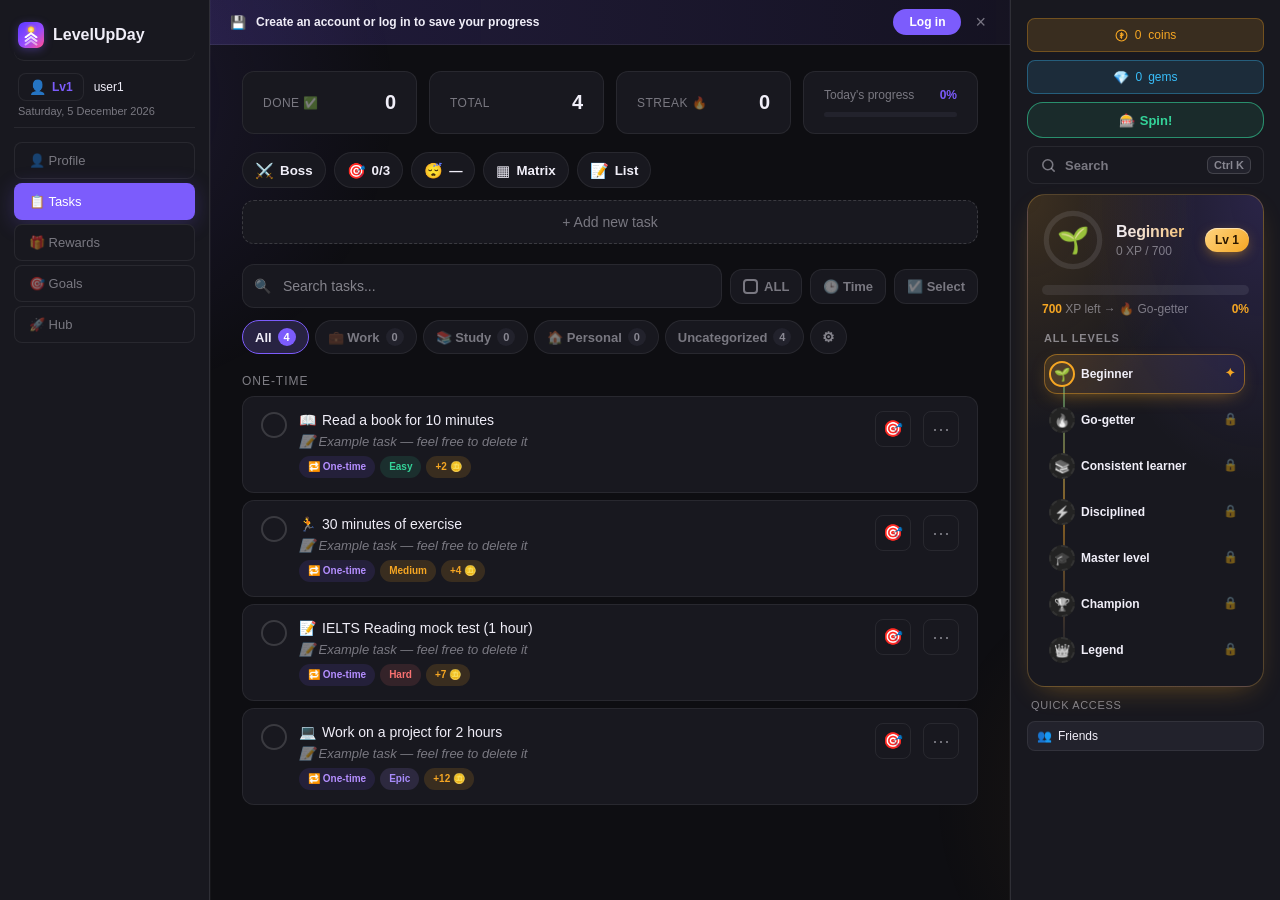
<file: index.html>
<!DOCTYPE html>
<html lang="en">
<head>
  <!-- ⏳ Kirish sessiyasi bor bo'lsa: akkaunt yuklanguncha mehmon ekrani ("user1") ko'rinmasin (account.js yuklanish oynasini ko'rsatadi) -->
  <!-- Faqat yangi kirish / akkaunt almashganda (qurilmadagi holat hali shu akkauntniki emas); odatiy qayta ochilishda sahifa darhol ko'rinadi -->
  <script>try{(function(){var tok=false;for(var i=0;i<localStorage.length;i++){if(/^sb-.+-auth-token$/.test(localStorage.key(i)||'')){tok=true;break;}}
    var clean=false;try{clean=!!sessionStorage.getItem('cloudCleanLogin');}catch(e){}
    if(!tok&&!clean)return;
    var raw=localStorage.getItem('todolist_app_state')||'',u=/"cloudUserId":"([^"]+)"/.exec(raw),o=/"_stateOwner":"([^"]+)"/.exec(raw);
    if(!clean&&u&&o&&u[1]===o[1])return;
    document.documentElement.classList.add('lud-pending');setTimeout(function(){document.documentElement.classList.remove('lud-pending')},25000);})();}catch(e){}</script>
  <style>html.lud-pending body{visibility:hidden}html.lud-pending .acc-loading{visibility:visible}</style>
<meta charset="UTF-8">
<script src="tz.js"></script>
<script>
/* ⏳ Akkauntga ulangan qurilmada: bulutdan yangi ma'lumot kelguncha eski (qurilmadagi) nusxani ko'rsatmaymiz —
   aks holda 1 soniya eski tanga/XP/vazifalar ko'rinib, keyin almashardi. Oflayn bo'lsa yoki 3.5 s o'tsa — baribir ochiladi. */
/* Parda 2 ta shart bilan ochiladi: (1) ilova o'z ko'rinishini qurib bo'ldi (ludUiReady — aks holda bir zum
   xom/eski HTML ko'rinardi); (2) faqat akkauntga shu qurilmada birinchi kirishda — bulutdan ma'lumot keldi (ludBootDone). */
(function () {
  var root = document.documentElement, ui = false, cloud = true, done = false;
  var open = function () { if (done || !ui || !cloud) return; done = true; root.classList.remove('lud-boot'); };
  try {
    var st = localStorage.getItem('todolist_app_state') || '';
    var hasSess = false;
    for (var i = 0; i < localStorage.length; i++) { var k = localStorage.key(i); if (k && k.indexOf('sb-') === 0 && k.indexOf('auth-token') !== -1) { hasSess = true; break; } }
    var mO = st.match(/"_stateOwner":"([^"]+)"/), mU = st.match(/"cloudUserId":"([^"]+)"/);
    // Shu akkauntning ma'lumoti qurilmada bor — bulutni kutmaymiz (solishtirish fonda bo'ladi)
    if (st.indexOf('"cloudLinked":true') !== -1 && hasSess && navigator.onLine !== false && !(mO && mU && mO[1] === mU[1])) cloud = false;
  } catch (e) {}
  root.classList.add('lud-boot');
  window.ludUiReady = function () { ui = true; open(); };
  window.ludBootDone = function () { cloud = true; open(); };
  setTimeout(function () { ui = true; cloud = true; open(); }, cloud ? 2500 : 3500);
})();
</script>
<meta name="viewport" content="width=device-width, initial-scale=1.0">
<title>LevelUpDay</title>
<meta name="mobile-web-app-capable" content="yes">
<meta name="apple-mobile-web-app-capable" content="yes">
<meta name="apple-mobile-web-app-status-bar-style" content="black-translucent">
<meta name="apple-mobile-web-app-title" content="LevelUpDay">
<meta name="theme-color" content="#7C5CFC">
<meta http-equiv="Cache-Control" content="no-cache, no-store, must-revalidate">
<meta http-equiv="Pragma" content="no-cache">
<meta http-equiv="Expires" content="0">
<link rel="manifest" id="app-manifest-link" href="manifest.json">
<link rel="icon" type="image/svg+xml" href="icons/logo.svg">
<link rel="icon" type="image/png" sizes="32x32" href="icons/favicon-32.png">
<link rel="apple-touch-icon" sizes="180x180" href="icons/apple-touch-icon.png">
<meta name="description" content="LevelUpDay — vazifalar, odatlar va maqsadlarni o'yin kabi bajaring: tanga, daraja, streak va do'stlar bilan.">





<script src="vendor/Sortable-1.15.0.min.js"></script>
  <link rel="stylesheet" href="styles.css">
  <link rel="stylesheet" href="extras.css">
  <link rel="stylesheet" href="designs.css">
  <link rel="stylesheet" href="effects.css">
  <script src="designs.js"></script>
  <link rel="stylesheet" href="ui-kit.css">
  <link rel="stylesheet" href="widgets.css">
  <link rel="stylesheet" href="blocks.css">
  <link rel="stylesheet" href="exam-prep.css">
  <link rel="stylesheet" href="blocker.css">
  <link rel="stylesheet" href="account.css">
  <link rel="stylesheet" href="ops.css">
  <link rel="stylesheet" href="mobile.css">
  <link rel="stylesheet" href="pomo-scene.css">
</head>
<body>


<div id="guest-save-banner" class="guest-save-banner" style="display:none">
  <span class="guest-save-banner-icon">💾</span>
  <span class="guest-save-banner-text" data-i18n="guest_banner_text">Create an account or log in to save your progress</span>
  <button type="button" class="guest-save-banner-login-btn" onclick="showWelcomeSurvey()" data-i18n="guest_banner_login_btn">Log in</button>
  <button type="button" class="guest-save-banner-close" onclick="dismissGuestBanner()" aria-label="Close">&times;</button>
</div>
<div class="wrapper">
  <div class="header">
    <div class="header-left">
      <div style="display:flex;align-items:center;gap:10px;margin-bottom:4px">
        <button id="level-badge" onclick="toggleLevelPanel()" style="display:inline-flex;align-items:center;gap:6px;background:var(--surface);border:1px solid var(--border);border-radius:var(--radius-sm);padding:5px 10px;cursor:pointer;transition:all 0.2s;flex-shrink:0" onmouseover="this.style.borderColor='var(--gold)'" onmouseout="this.style.borderColor='var(--border)'">
          <span id="level-icon" style="font-size:var(--fs-base)">🌱</span>
          <span id="level-num" style="font-size:var(--fs-xs);font-weight:700;color:var(--accent);font-family:Syne,sans-serif">Lv1</span>
        </button>
        <span id="user-title" onclick="showTab('profile')" style="cursor:pointer" title="Profilga kirish" data-i18n-title="profile_title">Profile</span><button id="profile-nav-btn" onclick="showTab('profile')" title="Profilga kirish" data-i18n-title="profile_title" style="width:28px;height:28px;border-radius:50%;border:1px solid var(--border);background:var(--surface);cursor:pointer;display:inline-flex;align-items:center;justify-content:center;font-size:var(--fs-base);transition:all 0.2s;flex-shrink:0;margin-left:4px" onmouseover="this.style.borderColor='var(--accent)'" onmouseout="this.style.borderColor='var(--border)'">👤</button><input id="title-input" onblur="saveTitle()" onkeydown="if(event.key==='Enter')this.blur()" style="display:none;font-family:Syne,sans-serif;font-size:var(--fs-2xl);font-weight:700;background:transparent;border:none;border-bottom:2px solid var(--accent);color:#fff;outline:none;width:150px" />
      </div>
      <p id="date-label"></p>
      <div id="sync-pill" class="sync-pill"></div>
    </div>
    <div id="header-right-wrap" style="display:flex;align-items:center;gap:8px;flex-shrink:0">
      <div id="header-actions-right" style="display:flex;align-items:center;gap:8px;flex-shrink:0">
        <button id="header-spin-btn" onclick="showTab('spin')" title="Spin o'ynash" data-i18n-title="spin_title"
          style="height:36px;padding:0 12px;border-radius:var(--radius-lg);border:1px solid var(--border);background:var(--theme-toggle-bg);cursor:pointer;display:flex;align-items:center;gap:5px;font-size:var(--fs-sm);font-weight:600;color:var(--text);transition:all 0.2s;flex-shrink:0;font-family:'DM Sans',sans-serif">
          🎰 <span id="header-spin-label" data-i18n="spin_label">Spin</span>
        </button>
        <button id="header-friends-btn" onclick="openFriendsModal()" title="Do'stlar" data-i18n-title="friends_title"
          style="height:36px;padding:0 12px;border-radius:var(--radius-lg);border:1px solid var(--border);background:var(--theme-toggle-bg);cursor:pointer;display:flex;align-items:center;gap:5px;font-size:var(--fs-sm);font-weight:600;color:var(--text);transition:all 0.2s;flex-shrink:0;font-family:'DM Sans',sans-serif">
          👥 <span data-i18n="friends_label">Do'stlar</span>
          <span id="friends-req-badge" class="friend-badge-count" style="display:none">0</span>
        </button>
        <button type="button" class="gems-pill" id="header-gems-pill" onclick="openGemsModal()" title="💎">
          <span class="gems-pill-icon">💎</span><span id="gems-display">0</span><span class="coins-text gems-text" id="gems-suffix"> gems</span>
        </button>
        <div class="coins-pill" id="header-coins-pill" onclick="showTab('tarix')" style="cursor:pointer">
          <svg viewBox="0 0 24 24" fill="none" stroke="currentColor" stroke-width="2"><circle cx="12" cy="12" r="10"/><path d="M12 6v12M9 9h4.5a1.5 1.5 0 010 3H9m0 3h4.5"/></svg>
          <span id="coins-display">0</span><span class="coins-text" id="coins-suffix" data-i18n="coins_suffix"> tanga</span>
        </div>
      </div>
    </div>
  </div>

  <!-- Level panel (hidden, toggled) -->
  <div id="level-panel" class="lvp" style="display:none">
    <div class="lvp-hero">
      <div class="lvp-ring">
        <svg viewBox="0 0 72 72" aria-hidden="true"><defs><linearGradient id="lvp-grad" x1="0" y1="0" x2="1" y2="1"><stop offset="0" stop-color="#FFD580"/><stop offset="1" stop-color="#F5A623"/></linearGradient></defs>
          <circle class="lvp-ring-bg" cx="36" cy="36" r="31"/><circle id="lp-ring" class="lvp-ring-fg" cx="36" cy="36" r="31"/></svg>
        <span id="lp-icon">🌱</span>
      </div>
      <div class="lvp-hd">
        <div class="lvp-name" id="lp-name">Yangi boshlagan</div>
        <div class="lvp-num" id="lp-num">Level 1 · 0 XP</div>
      </div>
      <div class="lvp-lv" id="lp-lv">Lv 1</div>
    </div>
    <div class="lvp-bar"><div id="level-fill" class="lvp-fill" style="width:0%"></div></div>
    <div class="lvp-sub"><span id="level-sub"></span><b id="lp-pct"></b></div>
    <div class="lvp-t" data-i18n="level_panel_levels">Barcha darajalar</div>
    <div id="all-levels-list" class="lvp-path"></div>
  </div>

  <div class="stats">
    <div class="stat" onclick="toggleDonePanel()" style="cursor:pointer;user-select:none" title="Bajarilgan vazifalarni ko'rish" data-i18n-title="stat_done_title"><div class="stat-label" data-i18n="stat_done">Bajarildi ✅</div><div class="stat-val" id="done-count">0</div></div>
    <div class="stat" onclick="toggleLabelBreakdown()" style="cursor:pointer;user-select:none" title="Ranglar bo'yicha taqsimotni ko'rish" data-i18n-title="stat_total_title"><div class="stat-label" data-i18n="stat_total">Jami</div><div class="stat-val" id="total-count">0</div></div>
    <div class="stat" id="streak-stat" onclick="toggleMilestones()" style="cursor:pointer;user-select:none" title="Streak mukofotlarini ko'rish" data-i18n-title="stat_streak_title"><div class="stat-label" data-i18n="stat_streak">Streak 🔥</div><div class="stat-val" id="streak-display">0</div></div>
  </div>

  <!-- Done tasks panel (hidden, toggled) -->
  <div id="done-panel" style="margin-bottom:16px;display:none;background:var(--surface);border:1px solid var(--border);border-radius:var(--radius-md);padding:14px 16px">
    <div style="font-size:var(--fs-2xs);color:var(--text-dim);letter-spacing:0.06em;text-transform:uppercase;margin-bottom:10px" data-i18n="done_panel_title">✅ Bajarilgan vazifalar</div>
    <div class="task-list" id="done-panel-list"></div>
  </div>

  <!-- Streak milestones (hidden by default, shown on click) -->
  <div id="streak-milestones" style="margin-bottom:16px;display:none;background:var(--surface);border:1px solid var(--border);border-radius:var(--radius-md);padding:14px 16px">
    <div style="font-size:var(--fs-2xs);color:var(--text-dim);letter-spacing:0.06em;text-transform:uppercase;margin-bottom:10px" data-i18n="streak_milestones_title">🏆 Streak mukofotlari</div>
    <div style="display:flex;gap:6px;flex-wrap:wrap" id="milestone-list"></div>
  </div>

  <!-- 🎨 Ranglar bo'yicha taqsimot (TOTAL kartasi bosilganda ko'rsatiladi) -->
  <div id="label-breakdown-panel" style="margin-bottom:16px;display:none;background:var(--surface);border:1px solid var(--border);border-radius:var(--radius-md);padding:14px 16px">
    <div style="display:flex;gap:10px;margin-bottom:14px">
      <div style="flex:1;background:var(--surface2);border:1px solid var(--border);border-radius:var(--radius-md);padding:10px 12px;text-align:center">
        <div style="font-size:var(--fs-2xs);color:var(--text-dim);letter-spacing:0.05em;text-transform:uppercase;margin-bottom:4px" data-i18n="lb_coins_possible_label">Bugungi imkoniyat</div>
        <div id="lb-coins-possible" style="font-family:Syne,sans-serif;font-size:var(--fs-lg);font-weight:800;color:var(--gold)">0 🪙</div>
        <div class="lb-src-list" id="lb-coins-possible-src"></div>
      </div>
      <div style="flex:1;background:var(--surface2);border:1px solid var(--border);border-radius:var(--radius-md);padding:10px 12px;text-align:center">
        <div style="font-size:var(--fs-2xs);color:var(--text-dim);letter-spacing:0.05em;text-transform:uppercase;margin-bottom:4px" data-i18n="lb_coins_earned_label">Bugun to'plangan</div>
        <div id="lb-coins-earned" style="font-family:Syne,sans-serif;font-size:var(--fs-lg);font-weight:800;color:var(--green)">0 🪙</div>
        <div class="lb-src-list" id="lb-coins-earned-src"></div>
      </div>
    </div>
    <div class="xs-modes" id="xs-modes"></div>
    <div id="xs-color-wrap">
    <div style="font-size:var(--fs-2xs);color:var(--text-dim);letter-spacing:0.06em;text-transform:uppercase;margin-bottom:10px" data-i18n="label_breakdown_title">🎨 Bugungi vazifalar — ranglar bo'yicha</div>
    <div style="display:flex;flex-direction:column;gap:9px" id="label-breakdown-list"></div>
    </div>
    <div id="xs-groups" style="display:none"></div>
  </div>

  <div class="progress-wrap" id="progress-wrap-block">
    <div class="progress-head"><span data-i18n="today_progress">Bugungi progress</span><strong id="pct-label">0%</strong></div>
    <div class="progress-track"><div class="progress-fill" id="progress-fill"></div></div>
  </div>


  <div class="tabs" id="tabs-bar">
    <button class="tab active" id="tab-tasks"   data-tab="tasks"   onclick="showTab('tasks')" data-i18n="tab_tasks">📋 Vazifalar</button>
    <button class="tab"        id="tab-rewards" data-tab="rewards" onclick="showTab('rewards')" data-i18n="tab_rewards">🎁 Mukofotlar</button>
    <button class="tab"        id="tab-goals"   data-tab="goals"   onclick="showTab('goals')" data-i18n="tab_goals">🎯 Maqsadlar</button>
    <button class="tab"        id="tab-chest"   data-tab="chest"   onclick="showTab('chest')" data-i18n="tab_chest">🎲 Chest</button>
    <button class="tab"        id="tab-reyting" data-tab="reyting" onclick="showTab('reyting')" data-i18n="tab_reyting">🏆 Reyting</button>
    <button class="tab"        id="tab-ielts"   data-tab="ielts"   onclick="showTab('ielts')" data-i18n="tab_ielts">📊 IELTS</button>
    <button class="tab"        id="tab-sat"     data-tab="sat"     onclick="showTab('sat')" data-i18n="tab_sat">📐 SAT</button>
    <button class="tab"        id="tab-cefr"    data-tab="cefr"    onclick="showTab('cefr')" style="display:none">📘 CEFR</button>
    <button class="tab"        id="tab-pomo"    data-tab="pomo"    onclick="pomoOpenModal()" data-i18n-title="pomo_nav_tab_title">⏱️ <span id="pomo-header-label">Pomodoro</span></button>
    <button class="tab"        id="tab-blocker" data-tab="blocker" onclick="showTab('blocker')">🔒 Focusgate</button>
    <button class="tab"        id="tab-hub"     data-tab="hub"     onclick="showTab('hub')">🚀 Hub</button>
    <button class="tab" id="tab-profile" data-tab="profile" onclick="showTab('profile')" data-i18n="guide_step_profile_title">👤 Profil</button>
  </div>

  <div id="view-tasks">
    <!-- Bugungi ixcham qator: boss · kvestlar · uyqu · matritsa (bosilsa to'liq ochiladi) -->
    <div id="x-today" class="x-today"></div>
    <!-- To'liq kartalar shu yerda yashirin turadi va chip bosilganda oynada ochiladi -->
    <div id="x-today-pool" hidden>
      <div id="x-boss-strip" class="x-boss-strip" onclick="xOpenHub('boss')"></div>
      <div id="quests-card" class="quests-card"></div>
      <div class="x-card x-sleep-card" id="x-sleep-card"></div>
    </div>
    <button class="add-task-btn" onclick="openModal(event)" data-i18n="add_task_btn">+ Yangi vazifa qo'shish</button>
    <!-- Search bar -->
    <div class="search-wrap">
      <span class="search-icon">🔍</span>
      <input class="search-bar" id="task-search" placeholder="Vazifalarni qidirish..." data-i18n-ph="search_tasks_ph" oninput="renderTaskList()" />
      <button class="all-toggle" id="all-toggle-btn" onclick="toggleAllTasks()" title="Barcha vazifalarni ko'rsatish" data-i18n-title="all_toggle_title">
        <span class="all-check" id="all-check-icon"></span>
        ALL
      </button>
      <button class="all-toggle" id="time-view-btn" onclick="toggleTimeView()" data-i18n="time_view_btn">🕒 Vaqt</button>
      <button class="all-toggle" id="bulk-toggle-btn" onclick="toggleBulkMode()" data-i18n="bulk_select_btn">☑️ Tanlash</button>
    </div>
    <!-- 🗂 Bo'lim filtri (Hammasi / Ish / O'qish ...) -->
    <div id="task-cat-bar" class="tc-bar" style="display:none"></div>
    <!-- Ommaviy amallar paneli (faqat "Tanlash" rejimida ko'rinadi) -->
    <div id="bulk-action-bar" class="bulk-bar" role="toolbar" aria-label="Bulk actions" style="display:none">
      <div class="bulk-bar-top">
        <span id="bulk-selected-label" class="bulk-count" aria-live="polite">0</span>
        <button type="button" id="bulk-all-btn" class="bulk-link" onclick="bulkSelectAllToggle()">Select all</button>
        <button type="button" id="bulk-cancel-btn" class="bulk-link bulk-cancel" onclick="toggleBulkMode()" data-i18n="bulk_cancel_btn">Bekor qilish</button>
      </div>
      <div class="bulk-bar-actions">
        <button type="button" class="bulk-act ok" id="bulk-done-btn" onclick="bulkMarkDone()">✅</button>
        <button type="button" class="bulk-act" id="bulk-postpone-btn" onclick="bulkPostpone()">⏩</button>
        <button type="button" class="bulk-act bulk-act-wide" id="bulk-cat-btn" aria-haspopup="menu" onclick="bulkOpenPicker('cat', this)">🗂</button>
        <button type="button" class="bulk-act bulk-act-wide" id="bulk-diff-btn" aria-haspopup="menu" onclick="bulkOpenPicker('diff', this)">⭐</button>
        <button type="button" class="bulk-act del" id="bulk-delete-btn" onclick="bulkDeleteTasks()">🗑</button>
        <button type="button" class="bulk-act more" id="bulk-more-btn" aria-haspopup="menu" onclick="bulkOpenMore(this)">⋯</button>
      </div>
    </div>
    <!-- Chest banner: faqat hamma vazifa tugaganda chiqadi -->
    <div id="tasks-chest-banner" style="display:none;background:linear-gradient(135deg,rgba(245,166,35,0.15),rgba(245,166,35,0.05));border:1px solid rgba(245,166,35,0.4);border-radius:var(--radius-lg);padding:16px 18px;margin-bottom:8px;display:none;align-items:center;justify-content:space-between;gap:12px">
      <div style="display:flex;align-items:center;gap:12px">
        <span id="chest-banner-icon" style="font-size:var(--fs-4xl);transition:transform 0.2s">&#127873;</span>
        <div>
          <div style="font-family:Syne,sans-serif;font-size:var(--fs-base);font-weight:700;color:var(--gold)" data-i18n="chest_open_title">Chest Ochiq!</div>
          <div style="font-size:var(--fs-xs);color:var(--text-muted);margin-top:2px" data-i18n="chest_open_sub">Barcha vazifalarni bajardingiz &#127881;</div>
        </div>
      </div>
      <button onclick="openChestInline()" style="padding:9px 16px;border-radius:var(--radius-sm);border:none;background:var(--gold);color:#111;font-size:var(--fs-sm);font-weight:700;cursor:pointer;font-family:Syne,sans-serif;white-space:nowrap;flex-shrink:0" data-i18n="chest_open_btn">&#127922; Ochish</button>
    </div>
    <!-- Chest inline natija -->
    <div id="chest-inline-result" style="display:none;border-radius:var(--radius-md);padding:14px 16px;margin-bottom:8px;animation:slideIn 0.25s ease"></div>
    <div id="daily-section"><div class="section-title" data-i18n="section_today">Bugungi vazifalar</div><div class="task-list" id="daily-list"></div></div>
    <div id="once-section"><div class="section-title" data-i18n="section_once">Bir martalik</div><div class="task-list" id="once-list"></div></div>
    <div id="future-section" style="display:none"><div class="section-title" style="color:rgba(124,92,252,0.85)" data-i18n="section_future">🔮 Kelajakdagi vazifalar</div><div class="task-list" id="future-list"></div></div>
    <div class="empty" id="empty-msg" style="display:none"><div class="empty-icon">📝</div><span data-i18n-html="task_empty_msg">Hali vazifa yo'q.<br>Yuqoridagi tugma bilan boshlang!</span></div>
    <div id="tb-timeline" class="tb-timeline" style="display:none"></div>
  </div>

  <div id="view-spin" style="display:none">
    <div style="text-align:center;padding:16px 0 8px">
      <!-- Case-opening uslubidagi gorizontal g'ildirak (Standoff2/CS style) -->
      <div id="spin-viewport" style="position:relative;width:100%;max-width:360px;height:92px;margin:0 auto 16px;overflow:hidden;border-radius:var(--radius-md);background:var(--surface2);border:1px solid var(--border);box-shadow:inset 0 0 24px rgba(0,0,0,0.35)">
        <div id="spin-track" style="position:absolute;top:0;left:0;height:100%;display:flex;align-items:center;gap:8px;padding:0 8px;will-change:transform"></div>
        <!-- Markaziy ko'rsatkich chizig'i -->
        <div style="position:absolute;top:0;bottom:0;left:50%;width:3px;background:var(--accent);transform:translateX(-50%);z-index:3;box-shadow:0 0 10px var(--accent-glow);pointer-events:none"></div>
        <div style="position:absolute;top:-1px;left:50%;transform:translateX(-50%);width:0;height:0;border-left:7px solid transparent;border-right:7px solid transparent;border-top:9px solid var(--accent);z-index:3;pointer-events:none"></div>
        <div style="position:absolute;bottom:-1px;left:50%;transform:translateX(-50%);width:0;height:0;border-left:7px solid transparent;border-right:7px solid transparent;border-bottom:9px solid var(--accent);z-index:3;pointer-events:none"></div>
        <!-- Chekkalarni xiralashtiruvchi soyalar -->
        <div style="position:absolute;top:0;left:0;bottom:0;width:44px;background:linear-gradient(90deg,var(--surface2),rgba(0,0,0,0));z-index:2;pointer-events:none"></div>
        <div style="position:absolute;top:0;right:0;bottom:0;width:44px;background:linear-gradient(270deg,var(--surface2),rgba(0,0,0,0));z-index:2;pointer-events:none"></div>
      </div>
      <div style="margin-bottom:10px">
        <span id="spin-free-badge" style="font-size:var(--fs-xs);padding:4px 12px;border-radius:var(--radius-full);background:rgba(52,211,153,0.15);color:#34D399;border:1px solid rgba(52,211,153,0.3)">Bugun 1 ta tekin spin bor!</span>
      </div>
      <div id="spin-cost-info" style="font-size:var(--fs-sm);color:var(--text-muted);margin-bottom:12px"></div>
      <button id="spin-btn" onclick="doSpin()" style="padding:12px 40px;border-radius:var(--radius-md);border:none;background:var(--accent);color:#fff;font-size:var(--fs-base);font-weight:600;cursor:pointer;box-shadow:0 4px 16px var(--accent-glow)">Spin! 🎰</button>
      <div style="margin-top:12px">
        <button type="button" id="spin-odds-btn" onclick="showSpinOddsModal()" style="padding:8px 16px;border-radius:var(--radius-md);border:1px solid var(--border-hover);background:var(--surface2);color:var(--text-muted);font-size:var(--fs-xs);font-weight:600;cursor:pointer;font-family:'DM Sans',sans-serif" data-i18n="spin_odds_btn">🎁 Mumkin bo'lgan sovg'alar</button>
      </div>
    </div>
  </div>


  <!-- CHEST VIEW -->
  <div id="view-chest" class="chest-view" style="display:none">

    <!-- Chest holati: yopiq / ochiq / faol vazifa / bugun tugadi -->
    <div class="chest-hero" id="chest-hero" data-state="locked">
      <div class="chest-hero-top">
        <div class="chest-hero-icon" id="chest-hero-icon">&#127873;</div>
        <div class="chest-hero-text">
          <div class="chest-hero-title" id="chest-hero-title"></div>
          <div class="chest-hero-sub" id="chest-hero-sub"></div>
        </div>
      </div>
      <div class="chest-progress"><div class="chest-progress-fill" id="chest-progress-fill"></div></div>
      <div class="chest-hero-foot">
        <span class="chest-progress-label" id="chest-progress-label"></span>
        <button type="button" class="chest-hero-btn" id="chest-hero-btn" style="display:none"></button>
      </div>
    </div>

    <!-- Chest statistikasi -->
    <div class="stats chest-stats">
      <div class="stat"><div class="stat-label" data-i18n="chest_stat_today">Bugun</div><div class="stat-val" id="chest-stat-today">0</div></div>
      <div class="stat"><div class="stat-label" data-i18n="chest_stat_total">Jami ochilgan</div><div class="stat-val" id="chest-stat-total">0</div></div>
      <div class="stat"><div class="stat-label" data-i18n="chest_stat_coins">Jami tanga 🪙</div><div class="stat-val" id="chest-stat-coins">0</div></div>
    </div>

    <!-- Chest vazifalar ro'yxati -->
    <div class="chest-section">
      <div class="chest-section-head">
        <div class="chest-section-title" data-i18n="chest_tasks_title">&#127922; Chest Vazifalar</div>
        <button type="button" class="chest-add-btn" onclick="openAddChestTask()" data-i18n="chest_add_btn">+ Qo&#39;shish</button>
      </div>
      <div id="chest-tasks-list" class="chest-list"></div>
      <div id="chest-tasks-empty" class="chest-empty">
        <div class="chest-empty-icon">&#127922;</div>
        <div class="chest-empty-title" data-i18n="chest_tasks_empty_title">Hali chest vazifalar yo&#39;q.</div>
        <div class="chest-empty-sub" data-i18n="chest_tasks_empty_sub">+ tugmasi bilan qo&#39;shing</div>
        <button type="button" class="chest-add-btn chest-add-btn-lg" onclick="openAddChestTask()" data-i18n="chest_add_btn">+ Qo&#39;shish</button>
      </div>
    </div>

  </div>

  <div id="view-goals" style="display:none;padding:4px 0">

    <!-- Notification ruxsat so'rash banneri -->
    <div id="notif-request-bar" style="display:none;align-items:center;justify-content:space-between;gap:10px;background:rgba(124,92,252,0.1);border:1px solid rgba(124,92,252,0.3);border-radius:var(--radius-md);padding:10px 14px;margin-bottom:12px">
      <div style="font-size:var(--fs-sm);color:var(--text-muted)" data-i18n="notif_bar_text">🔔 Eslatmalarni yoqish uchun ruxsat bering</div>
      <button onclick="requestNotifPermission()" style="padding:6px 14px;border-radius:var(--radius-sm);border:none;background:var(--accent);color:#fff;font-size:var(--fs-xs);font-weight:600;cursor:pointer;white-space:nowrap;flex-shrink:0" data-i18n="notif_bar_btn">Yoqish</button>
    </div>

    <div style="display:flex;align-items:center;justify-content:space-between;margin-bottom:16px">
      <div style="font-family:Syne,sans-serif;font-size:var(--fs-lg);font-weight:700;color:var(--text)" data-i18n="goals_title">🎯 Maqsadlarim</div>
      <button onclick="openGoalModal()" style="padding:8px 16px;border-radius:var(--radius-sm);border:none;background:var(--accent);color:#fff;font-size:var(--fs-sm);font-weight:600;cursor:pointer" data-i18n="goals_add_btn">+ Yangi</button>
    </div>

    <!-- Maqsadlar statistikasi — boshqa bo'limlardagi (Vazifalar tabi) qatorga o'xshab -->
    <div class="stats">
      <div class="stat"><div class="stat-label" data-i18n="goals_stat_active">Faol</div><div class="stat-val" id="goals-stat-active">0</div></div>
      <div class="stat"><div class="stat-label" data-i18n="goals_stat_done">Bajarilgan</div><div class="stat-val" id="goals-stat-done">0</div></div>
      <div class="stat"><div class="stat-label" data-i18n="goals_stat_today">Bugun belgilandi</div><div class="stat-val" id="goals-stat-today">0</div></div>
    </div>

    <div id="goals-filter-bar" style="display:flex;gap:6px;flex-wrap:wrap;margin-bottom:10px"></div>
    <div id="goals-list" style="display:flex;flex-direction:column;gap:10px"></div>
    <div id="goals-empty" style="text-align:center;padding:48px 20px;color:var(--text-dim);font-size:var(--fs-base);line-height:1.7;display:none">
      <div style="font-size:var(--fs-5xl);margin-bottom:12px;opacity:0.6">🎯</div>
      <span data-i18n-html="goals_empty">Hali maqsad yo'q.<br>Yangi maqsad qo'shing!</span>
    </div>

  </div>

  <!-- view-stats removed — merged into view-profile -->
  <div id="view-stats" style="display:none"></div>
  <div id="view-hub" class="x-hub" style="display:none"></div>
  <div id="view-blocker" style="display:none"></div>

  <div id="view-profile" style="display:none;padding:8px 0">

    <!-- 1. Profil tepa qatori: CHAPDA Minecraft Steve + HP, O'NGDA dumaloq Avatar + Ism + Tahrirlash -->
    <!-- Simmetrik "Perfect Split" layout: chiziq qoq markazda, har bir blok o'z 50% hududining markazida -->
    <div id="profile-header-row" style="position:relative;display:flex;flex-direction:column;align-items:center;width:100%;padding:22px 12px 18px;box-sizing:border-box;background:var(--surface);border:1px solid var(--border);border-radius:var(--radius-lg);margin-bottom:14px">
      <div id="profile-header-info" style="text-align:center;flex-shrink:0">
        <div id="profile-avatar" style="width:88px;height:88px;aspect-ratio:1/1;border-radius:50%;background:var(--accent);margin:0 auto 12px;display:flex;align-items:center;justify-content:center;font-size:var(--fs-5xl);cursor:pointer;border:3px solid rgba(124,92,252,0.4);transition:border-color 0.2s;box-shadow:0 0 24px rgba(124,92,252,0.2);overflow:hidden" onclick="viewProfilePhoto()" title="Rasmni ko'rish" data-i18n-title="profile_view_photo_title"></div>
        <div id="profile-header-text">
          <div id="profile-name-big" style="font-family:Syne,sans-serif;font-size:var(--fs-xl);font-weight:700;color:var(--text);margin-bottom:2px">Profile</div>
          <div id="profile-country-big" style="font-size:var(--fs-sm);color:var(--text-muted);margin-top:2px"></div>
          <div id="profile-subjects-badges" style="display:flex;flex-wrap:wrap;gap:6px;justify-content:center;margin-top:8px"></div>
          <div id="profile-edit-row" style="display:flex;gap:8px;justify-content:center;margin-top:10px">
            <button onclick="showProfileEdit()" style="padding:7px 16px;border-radius:var(--radius-full);border:1px solid var(--border);background:var(--surface2);color:var(--text-muted);font-size:var(--fs-sm);cursor:pointer" data-i18n="profile_edit_btn">&#9998; Tahrirlash</button>
          </div>
        </div>
      </div>
      <!-- Notebook rejimida avatar+ism yonida bo'sh qolgan joy — hozirgi
           tayyorlanayotgan fan (IELTS/SAT) o'rtacha natijasi va progress
           trendiga asoslangan "maqsadga taxminan qancha vaqtda yetasiz"
           bashorati shu yerda ko'rsatiladi. Mobil (compact) rejimda
           avatar ostida to'liq enli karta sifatida chiqadi. -->
      <div id="profile-header-goal-widget" style="display:none"></div>
    </div>
    <div id="pf-quick" class="pf-quick"></div>


    <!-- ================= PROFIL ICHKI TABLARI =================
         Profil sahifasi juda uzun bo'lgani uchun (statistika, badge,
         sozlamalar va h.k.) mantiqiy 4 ta bo'limga ajratildi — bir
         vaqtning o'zida faqat bittasi ko'rinadi, shu bilan sahifa
         qisqaradi va tushunish osonlashadi. Ichidagi barcha element
         id'lari o'zgarishsiz qoldi — faqat tashqi konteynerlarga
         bo'lindi, shu sababli renderProfile/renderStats/renderCalendar
         va h.k. funksiyalar hech qanday o'zgarishsiz ishlayveradi. -->
    <div id="profile-subtabs" style="display:flex;align-items:center;gap:6px;margin:0 0 14px;overflow-x:auto;padding-bottom:2px;-webkit-overflow-scrolling:touch;mask-image:linear-gradient(to right, transparent 0, #000 14px, #000 calc(100% - 14px), transparent 100%);-webkit-mask-image:linear-gradient(to right, transparent 0, #000 14px, #000 calc(100% - 14px), transparent 100%)">
      <button type="button" class="tab profile-subtab-btn active" data-subtab="overview" onclick="showProfileSubtab('overview')" data-i18n="profile_subtab_overview" style="flex-shrink:0">👤 Umumiy</button>
      <button type="button" class="tab profile-subtab-btn" data-subtab="stats" onclick="showProfileSubtab('stats')" data-i18n="profile_subtab_stats" style="flex-shrink:0">📊 Statistika</button>
      <button type="button" class="tab profile-subtab-btn" data-subtab="badges" onclick="showProfileSubtab('badges')" data-i18n="profile_subtab_badges" style="flex-shrink:0">🏅 Yutuqlar</button>
      <button type="button" class="tab profile-subtab-btn" data-subtab="settings" onclick="showProfileSubtab('settings')" data-i18n="profile_subtab_settings" style="flex-shrink:0">⚙️ Sozlamalar</button>
    </div>

    <!-- ============ TAB 1: UMUMIY ============ -->
    <div id="profile-subtab-overview" class="profile-subtab-panel">

    <!-- 🏅 Yutuqlar devori (extras.js → xAchWallRender) -->
    <div id="x-achwall" class="x-aw-card"></div>

    <!-- MOOD TRACKER TUGMASI -->
    <button id="mood-tracker-btn" onclick="openMoodCalendar()" style="width:100%;margin-bottom:14px;padding:13px 18px;background:var(--surface);border:1px solid var(--border);border-radius:var(--radius-md);color:var(--text);font-size:var(--fs-base);font-family:'DM Sans',sans-serif;cursor:pointer;display:flex;align-items:center;justify-content:space-between;transition:all 0.2s" onmouseover="this.style.borderColor='var(--accent)'" onmouseout="this.style.borderColor='var(--border)'">
      <span style="display:flex;align-items:center;gap:8px"><span id="mood-btn-emoji" style="font-size:var(--fs-xl)">😊</span><span style="font-weight:500" data-i18n="mood_tracker_label">Kayfiyat kundaligi</span></span>
      <span style="font-size:var(--fs-xs);color:var(--text-muted)" id="mood-btn-sub" data-i18n="mood_today_sub">Bugun qanday?</span>
    </button>
    <!-- Calendar (ko'p foydalaniladigan bo'lim, shuning uchun tepada) -->
    <div id="calendar-section" style="background:var(--surface);border:1px solid var(--border);border-radius:var(--radius-lg);padding:16px 18px;margin-bottom:12px">
      <div style="font-size:var(--fs-xs);color:var(--text-muted);letter-spacing:0.05em;text-transform:uppercase;margin-bottom:14px" data-i18n="calendar_title">📅 Kalendar</div>
      <!-- Oy/Yil ko'rinishini almashtirish va sana oralig'ini tanlash — renderCalRangeToggle()/renderCalViewToggle()
           (har doim ko'rinadi, ikkala ko'rinishda ham) -->
      <div style="display:flex;justify-content:flex-end;gap:6px;margin-bottom:10px">
        <button type="button" id="cal-export-btn" onclick="calExportMonthImage()" title="" style="font-size:var(--fs-2xs);font-weight:600;color:var(--text-muted);background:none;border:1px solid var(--border);border-radius:var(--radius-full);padding:4px 10px;cursor:pointer">📤</button>
        <button type="button" id="cal-view-toggle-btn" onclick="calToggleYearView()" style="font-size:var(--fs-2xs);font-weight:600;color:var(--text-muted);background:none;border:1px solid var(--border);border-radius:var(--radius-full);padding:4px 10px;cursor:pointer"></button>
        <button type="button" id="cal-range-toggle-btn" onclick="calToggleRangeMode()" style="font-size:var(--fs-2xs);font-weight:600;color:var(--text-muted);background:none;border:1px solid var(--border);border-radius:var(--radius-full);padding:4px 10px;cursor:pointer"></button>
      </div>
      <!-- Bo'lim (kategoriya) bo'yicha filtr — renderCalCatFilter() (har doim ko'rinadi) -->
      <div id="cal-cat-filter" style="display:none;gap:6px;flex-wrap:wrap;margin-bottom:12px"></div>
      <!-- Faqat OYLIK ko'rinishga xos hamma narsa shu wrapper ichida — renderCalYearView()
           yillik rejimda butun wrapperni bitta joyda yashiradi (ichidagi elementlarning
           o'z CSS qoidalari bilan to'qnashmasligi uchun, masalan .calx-sum'dagi !important) -->
      <div id="cal-month-view-wrap">
        <!-- O'tkazib yuborilgan kunlar haqida eslatma (renderCalMissedBanner) -->
        <div id="cal-missed-banner" onclick="calMissedBannerClick()" style="display:none;cursor:pointer;font-size:var(--fs-2xs);font-weight:600;color:#F5A623;background:rgba(245,166,35,0.12);border:1px solid rgba(245,166,35,0.3);border-radius:var(--radius-sm);padding:9px 12px;margin-bottom:12px"></div>
        <!-- Month nav -->
        <div id="cal-month-nav-row" style="display:flex;align-items:center;justify-content:space-between;margin-bottom:12px;gap:6px">
          <button onclick="calPrevMonth()" style="width:32px;height:32px;border-radius:50%;border:1px solid var(--border);background:var(--surface2);color:var(--text);font-size:var(--fs-md);cursor:pointer;display:flex;align-items:center;justify-content:center;flex-shrink:0">‹</button>
          <div style="display:flex;flex-direction:column;align-items:center;gap:1px;flex:1;min-width:0">
            <div id="cal-month-label" onclick="openCalMonthYearModal()" role="button" tabindex="0" onkeydown="if(event.key==='Enter'||event.key===' '){event.preventDefault();openCalMonthYearModal();}" style="font-family:Syne,sans-serif;font-size:var(--fs-base);font-weight:700;color:var(--text);cursor:pointer;padding:2px 8px;border-radius:var(--radius-sm)"></div>
            <button type="button" id="cal-today-btn" onclick="calGoToday()" data-i18n="cal_today_btn" style="font-size:var(--fs-3xs);color:var(--accent);background:none;border:none;cursor:pointer;padding:0;line-height:1.4">Bugun</button>
          </div>
          <button onclick="calNextMonth()" style="width:32px;height:32px;border-radius:50%;border:1px solid var(--border);background:var(--surface2);color:var(--text);font-size:var(--fs-md);cursor:pointer;display:flex;align-items:center;justify-content:center;flex-shrink:0">›</button>
        </div>
        <!-- Tanlangan oraliq uchun umumiy statistika (calRangeDayClick) -->
        <div id="cal-range-summary" style="display:none;font-size:var(--fs-2xs);color:var(--text-muted);background:var(--surface2);border:1px solid var(--accent);border-radius:var(--radius-sm);padding:9px 12px;margin-bottom:12px"></div>
        <!-- Oy uchun umumiy statistika xulosasi -->
        <div id="cal-month-summary" style="display:none;font-size:var(--fs-2xs);color:var(--text-muted);background:var(--surface2);border-radius:var(--radius-sm);padding:8px 10px;margin-bottom:12px;text-align:center;font-weight:600"></div>
        <!-- O'tgan oyga nisbatan taqqoslash (renderCalMonthTrend) -->
        <div id="cal-month-trend" style="display:none;font-size:var(--fs-2xs);color:var(--text-muted);text-align:center;margin:-6px 0 12px;font-weight:600"></div>
        <!-- Day headers — endi tilga qarab dinamik to'ldiriladi, qarang: renderCalDayHeaders() -->
        <div id="cal-day-headers" style="display:grid;grid-template-columns:repeat(7,1fr);gap:3px;margin-bottom:3px"></div>
        <!-- Calendar grid -->
        <div id="cal-grid" style="display:grid;grid-template-columns:repeat(7,1fr);gap:3px;margin-bottom:14px;max-width:100%"></div>
      </div>
      <!-- Yillik heatmap ko'rinishi (GitHub-uslubidagi) — renderCalYearView() -->
      <div id="cal-year-section" style="display:none;margin-bottom:14px">
        <div style="display:flex;align-items:center;justify-content:space-between;margin-bottom:10px;gap:6px">
          <button onclick="calPrevYear()" style="width:32px;height:32px;border-radius:50%;border:1px solid var(--border);background:var(--surface2);color:var(--text);font-size:var(--fs-md);cursor:pointer;display:flex;align-items:center;justify-content:center;flex-shrink:0">‹</button>
          <div id="cal-year-label" style="font-family:Syne,sans-serif;font-size:var(--fs-base);font-weight:700;color:var(--text)"></div>
          <button onclick="calNextYear()" style="width:32px;height:32px;border-radius:50%;border:1px solid var(--border);background:var(--surface2);color:var(--text);font-size:var(--fs-md);cursor:pointer;display:flex;align-items:center;justify-content:center;flex-shrink:0">›</button>
        </div>
        <div id="cal-year-summary" style="display:none;font-size:var(--fs-2xs);color:var(--text-muted);background:var(--surface2);border-radius:var(--radius-sm);padding:8px 10px;margin-bottom:12px;text-align:center;font-weight:600"></div>
        <div id="cal-year-heatmap" style="overflow-x:auto;padding-bottom:6px"></div>
      </div>
      <!-- Legend -->
      <div style="display:flex;gap:10px;flex-wrap:wrap;margin-bottom:14px">
        <span style="font-size:var(--fs-2xs);color:var(--text-muted);display:flex;align-items:center;gap:4px"><span style="width:10px;height:10px;border-radius:var(--radius-2xs);background:#34D399;display:inline-block"></span><span data-i18n="cal_legend_all">Hammasi</span></span>
        <span style="font-size:var(--fs-2xs);color:var(--text-muted);display:flex;align-items:center;gap:4px"><span style="width:10px;height:10px;border-radius:var(--radius-2xs);background:#F5A623;display:inline-block"></span><span data-i18n="cal_legend_partial">Qisman</span></span>
        <span style="font-size:var(--fs-2xs);color:var(--text-muted);display:flex;align-items:center;gap:4px"><span style="width:10px;height:10px;border-radius:var(--radius-2xs);background:#F87171;display:inline-block"></span><span data-i18n="cal_legend_none">Bajarilmadi</span></span>
        <span style="font-size:var(--fs-2xs);color:var(--text-muted);display:flex;align-items:center;gap:4px"><span style="width:10px;height:10px;border-radius:var(--radius-2xs);background:var(--surface2);border:1px solid var(--border);display:inline-block"></span><span data-i18n="cal_legend_empty">Vazifa yo'q</span></span>
        <span style="font-size:var(--fs-2xs);color:var(--text-muted);display:flex;align-items:center;gap:4px"><span style="width:10px;height:10px;border-radius:var(--radius-2xs);background:#60A5FA;display:inline-block"></span><span data-i18n="cal_legend_frozen">❄️ Muzlatilgan</span></span>
      </div>
      <!-- Day detail -->
      <div id="cal-detail" style="display:none;border-top:1px solid var(--border);margin-top:10px">
        <div id="cal-detail-header" onclick="toggleCalDetail()" style="display:flex;align-items:center;justify-content:space-between;padding:10px 2px;cursor:pointer;user-select:none">
          <div id="cal-detail-title" style="font-size:var(--fs-2xs);font-weight:600;color:var(--text-muted);letter-spacing:0.06em;text-transform:uppercase"></div>
          <div style="display:flex;align-items:center;gap:8px">
            <span id="cal-detail-progress" style="font-size:var(--fs-xs);font-weight:700;color:var(--text-dim)"></span>
            <span id="cal-detail-arrow" style="font-size:var(--fs-sm);color:var(--text-dim);transition:transform 0.2s">›</span>
          </div>
        </div>
        <div id="cal-detail-body" style="display:none;padding-bottom:10px">
          <!-- Shu kundagi barcha tasklarni birdan belgilash — renderDayDetailContent() -->
          <div id="cal-detail-bulk" style="display:none;gap:8px;margin-bottom:8px"></div>
          <div id="cal-detail-list" style="display:flex;flex-direction:column;gap:6px"></div>
        </div>
      </div>
    </div>

    <!-- Maqsadlar kalendari (Goals bo'limidan ko'chirildi) -->
    <div id="goals-calendar-section" style="background:var(--surface);border:1px solid var(--border);border-radius:var(--radius-lg);padding:16px 18px;margin-bottom:12px">
      <div style="font-size:var(--fs-xs);color:var(--text-muted);letter-spacing:0.05em;text-transform:uppercase;margin-bottom:14px" data-i18n="goals_calendar_title">📅 Maqsadlar kalendari</div>
      <!-- Month nav -->
      <div style="display:flex;align-items:center;justify-content:space-between;margin-bottom:12px;gap:6px">
        <button onclick="goalsCalPrevMonth()" style="width:32px;height:32px;border-radius:50%;border:1px solid var(--border);background:var(--surface2);color:var(--text);font-size:var(--fs-md);cursor:pointer;display:flex;align-items:center;justify-content:center;flex-shrink:0">‹</button>
        <div style="display:flex;flex-direction:column;align-items:center;gap:1px;flex:1;min-width:0">
          <div id="gcal-month-label" style="font-family:Syne,sans-serif;font-size:var(--fs-base);font-weight:700;color:var(--text);padding:2px 8px"></div>
          <button type="button" id="gcal-today-btn" onclick="goalsCalGoToday()" data-i18n="cal_today_btn" style="font-size:var(--fs-3xs);color:var(--accent);background:none;border:none;cursor:pointer;padding:0;line-height:1.4">Bugun</button>
        </div>
        <button onclick="goalsCalNextMonth()" style="width:32px;height:32px;border-radius:50%;border:1px solid var(--border);background:var(--surface2);color:var(--text);font-size:var(--fs-md);cursor:pointer;display:flex;align-items:center;justify-content:center;flex-shrink:0">›</button>
      </div>
      <!-- Day headers -->
      <div id="gcal-day-headers" style="display:grid;grid-template-columns:repeat(7,1fr);gap:3px;margin-bottom:3px"></div>
      <!-- Calendar grid -->
      <div id="gcal-grid" style="display:grid;grid-template-columns:repeat(7,1fr);gap:3px;margin-bottom:14px;max-width:100%"></div>
      <!-- Legend -->
      <div style="display:flex;gap:10px;flex-wrap:wrap;margin-bottom:14px">
        <span style="font-size:var(--fs-2xs);color:var(--text-muted);display:flex;align-items:center;gap:4px"><span style="width:10px;height:10px;border-radius:var(--radius-2xs);background:#34D399;display:inline-block"></span><span data-i18n="cal_legend_all">Hammasi</span></span>
        <span style="font-size:var(--fs-2xs);color:var(--text-muted);display:flex;align-items:center;gap:4px"><span style="width:10px;height:10px;border-radius:var(--radius-2xs);background:#F5A623;display:inline-block"></span><span data-i18n="cal_legend_partial">Qisman</span></span>
        <span style="font-size:var(--fs-2xs);color:var(--text-muted);display:flex;align-items:center;gap:4px"><span style="width:10px;height:10px;border-radius:var(--radius-2xs);background:#F87171;display:inline-block"></span><span data-i18n="cal_legend_none">Bajarilmadi</span></span>
        <span style="font-size:var(--fs-2xs);color:var(--text-muted);display:flex;align-items:center;gap:4px"><span style="width:10px;height:10px;border-radius:var(--radius-2xs);background:var(--surface2);border:1px solid var(--border);display:inline-block"></span><span data-i18n="cal_legend_empty">Vazifa yo'q</span></span>
      </div>
      <!-- Day detail -->
      <div id="gcal-detail" style="display:none;border-top:1px solid var(--border);margin-top:10px">
        <div id="gcal-detail-header" onclick="toggleGoalsCalDetail()" style="display:flex;align-items:center;justify-content:space-between;padding:10px 2px;cursor:pointer;user-select:none">
          <div id="gcal-detail-title" style="font-size:var(--fs-2xs);font-weight:600;color:var(--text-muted);letter-spacing:0.06em;text-transform:uppercase"></div>
          <div style="display:flex;align-items:center;gap:8px">
            <span id="gcal-detail-progress" style="font-size:var(--fs-xs);font-weight:700;color:var(--text-dim)"></span>
            <span id="gcal-detail-arrow" style="font-size:var(--fs-sm);color:var(--text-dim);transition:transform 0.2s">›</span>
          </div>
        </div>
        <div id="gcal-detail-body" style="display:none;padding-bottom:10px">
          <div id="gcal-detail-list" style="display:flex;flex-direction:column;gap:6px"></div>
        </div>
      </div>
    </div>

    <!-- Exam Deadline Countdown (IELTS) -->
    <div id="ielts-countdown-card" style="background:linear-gradient(135deg,rgba(124,92,252,0.15),rgba(180,142,255,0.08));border:1px solid rgba(124,92,252,0.35);border-radius:var(--radius-lg);padding:16px 18px;margin-bottom:12px;position:relative;overflow:hidden">
      <div style="position:absolute;top:-30px;right:-20px;font-size:var(--fs-8xl);opacity:0.06;pointer-events:none" id="exam-bg-emoji">📝</div>
      <div style="display:flex;align-items:center;justify-content:space-between;margin-bottom:10px">
        <div style="font-size:var(--fs-2xs);color:#B48EFF;letter-spacing:0.06em;text-transform:uppercase;font-weight:600" id="exam-card-title" data-i18n="ielts_exam_title">📝 IELTS Imtihon</div>
        <button onclick="openIeltsModal('ielts')" id="exam-edit-date-btn" style="display:none;padding:5px 12px;border-radius:var(--radius-full);border:1px solid rgba(124,92,252,0.4);background:rgba(124,92,252,0.12);color:#B48EFF;font-size:var(--fs-xs);cursor:pointer;font-family:'DM Sans',sans-serif" data-i18n="ielts_edit_date_btn">✏️ Sana</button>
      </div>

      <!-- Exam type endi Profilni tahrirlash oynasidan boshqariladi -->

      <div id="ielts-no-date" style="font-size:var(--fs-sm);color:var(--text-muted);text-align:center;padding:8px 0;display:none" data-i18n="ielts_no_date">
        Imtihon sanasini kiriting ➜
      </div>
      <div id="ielts-has-date" style="display:none">
        <div style="display:flex;align-items:flex-end;gap:6px;margin-bottom:10px">
          <div id="ielts-days-num" style="font-family:'Syne',sans-serif;font-size:var(--fs-6xl);font-weight:700;color:#B48EFF;line-height:1">—</div>
          <div style="font-size:var(--fs-md);color:var(--text-muted);margin-bottom:10px" data-i18n="ielts_days_left">kun qoldi</div>
        </div>
        <div id="ielts-date-label" style="font-size:var(--fs-sm);color:var(--text-muted);margin-bottom:10px">—</div>
        <div style="height:5px;background:rgba(124,92,252,0.15);border-radius:var(--radius-full);overflow:hidden;margin-bottom:8px">
          <div id="ielts-progress-fill" style="height:100%;background:linear-gradient(90deg,#7C5CFC,#B48EFF);border-radius:var(--radius-full);transition:width 0.6s ease;width:0%"></div>
        </div>
        <div style="display:flex;justify-content:space-between">
          <div id="ielts-start-label" style="font-size:var(--fs-2xs);color:var(--text-dim)" data-i18n="ielts_today">Bugun</div>
          <div id="ielts-pct-label" style="font-size:var(--fs-2xs);color:#B48EFF;font-weight:600">0%</div>
          <div id="ielts-end-label" style="font-size:var(--fs-2xs);color:var(--text-dim)" data-i18n="ielts_exam_label">Imtihon</div>
        </div>
        <div id="ielts-motivation" style="margin-top:10px;padding:8px 12px;background:rgba(124,92,252,0.1);border-radius:var(--radius-sm);font-size:var(--fs-xs);color:#B48EFF;text-align:center;line-height:1.4"></div>
      </div>
    </div>

    <!-- Exam Deadline Countdown (SAT) — IELTS kartasining nusxasi, faqat
         ID'lari "-sat" bilan tugaydi. Ikkalasi ham (IELTS va SAT)
         tanlangan bo'lsa, ikkala karta alohida-alohida to'g'ri sana/
         maqsad bilan ko'rsatiladi (qarang: renderIeltsCountdown). -->
    <div id="ielts-countdown-card-sat" style="display:none;background:linear-gradient(135deg,rgba(124,92,252,0.15),rgba(180,142,255,0.08));border:1px solid rgba(124,92,252,0.35);border-radius:var(--radius-lg);padding:16px 18px;margin-bottom:12px;position:relative;overflow:hidden">
      <div style="position:absolute;top:-30px;right:-20px;font-size:var(--fs-8xl);opacity:0.06;pointer-events:none" id="exam-bg-emoji-sat">📝</div>
      <div style="display:flex;align-items:center;justify-content:space-between;margin-bottom:10px">
        <div style="font-size:var(--fs-2xs);color:#B48EFF;letter-spacing:0.06em;text-transform:uppercase;font-weight:600" id="exam-card-title-sat">📐 SAT Imtihon</div>
        <button onclick="openIeltsModal('sat')" id="exam-edit-date-btn-sat" style="display:none;padding:5px 12px;border-radius:var(--radius-full);border:1px solid rgba(124,92,252,0.4);background:rgba(124,92,252,0.12);color:#B48EFF;font-size:var(--fs-xs);cursor:pointer;font-family:'DM Sans',sans-serif" data-i18n="ielts_edit_date_btn">✏️ Sana</button>
      </div>

      <div id="ielts-no-date-sat" style="font-size:var(--fs-sm);color:var(--text-muted);text-align:center;padding:8px 0;display:none" data-i18n="ielts_no_date">
        Imtihon sanasini kiriting ➜
      </div>
      <div id="ielts-has-date-sat" style="display:none">
        <div style="display:flex;align-items:flex-end;gap:6px;margin-bottom:10px">
          <div id="ielts-days-num-sat" style="font-family:'Syne',sans-serif;font-size:var(--fs-6xl);font-weight:700;color:#B48EFF;line-height:1">—</div>
          <div style="font-size:var(--fs-md);color:var(--text-muted);margin-bottom:10px" data-i18n="ielts_days_left">kun qoldi</div>
        </div>
        <div id="ielts-date-label-sat" style="font-size:var(--fs-sm);color:var(--text-muted);margin-bottom:10px">—</div>
        <div style="height:5px;background:rgba(124,92,252,0.15);border-radius:var(--radius-full);overflow:hidden;margin-bottom:8px">
          <div id="ielts-progress-fill-sat" style="height:100%;background:linear-gradient(90deg,#7C5CFC,#B48EFF);border-radius:var(--radius-full);transition:width 0.6s ease;width:0%"></div>
        </div>
        <div style="display:flex;justify-content:space-between">
          <div id="ielts-start-label-sat" style="font-size:var(--fs-2xs);color:var(--text-dim)" data-i18n="ielts_today">Bugun</div>
          <div id="ielts-pct-label-sat" style="font-size:var(--fs-2xs);color:#B48EFF;font-weight:600">0%</div>
          <div id="ielts-end-label-sat" style="font-size:var(--fs-2xs);color:var(--text-dim)" data-i18n="ielts_exam_label">Imtihon</div>
        </div>
        <div id="ielts-motivation-sat" style="margin-top:10px;padding:8px 12px;background:rgba(124,92,252,0.1);border-radius:var(--radius-sm);font-size:var(--fs-xs);color:#B48EFF;text-align:center;line-height:1.4"></div>
      </div>
    </div>

    <!-- Exam Deadline Countdown (CEFR) — IELTS/SAT kartalarining nusxasi,
         "-cefr" ID suffiksi bilan. Faqat foydalanuvchi "Nimaga
         tayyorlanyapsiz?" ro'yxatida CEFR'ni tanlagan bo'lsa ko'rinadi
         (qarang: renderIeltsCountdown). Maqsad — bu yerda ball emas,
         CEFR DARAJA (A1-C2) sifatida saqlanadi. -->
    <div id="ielts-countdown-card-cefr" style="display:none;background:linear-gradient(135deg,rgba(124,92,252,0.15),rgba(180,142,255,0.08));border:1px solid rgba(124,92,252,0.35);border-radius:var(--radius-lg);padding:16px 18px;margin-bottom:12px;position:relative;overflow:hidden">
      <div style="position:absolute;top:-30px;right:-20px;font-size:var(--fs-8xl);opacity:0.06;pointer-events:none" id="exam-bg-emoji-cefr">📘</div>
      <div style="display:flex;align-items:center;justify-content:space-between;margin-bottom:10px">
        <div style="font-size:var(--fs-2xs);color:#B48EFF;letter-spacing:0.06em;text-transform:uppercase;font-weight:600" id="exam-card-title-cefr">📘 CEFR Imtihon</div>
        <button onclick="openIeltsModal('cefr')" id="exam-edit-date-btn-cefr" style="display:none;padding:5px 12px;border-radius:var(--radius-full);border:1px solid rgba(124,92,252,0.4);background:rgba(124,92,252,0.12);color:#B48EFF;font-size:var(--fs-xs);cursor:pointer;font-family:'DM Sans',sans-serif" data-i18n="ielts_edit_date_btn">✏️ Sana</button>
      </div>

      <div id="ielts-no-date-cefr" style="font-size:var(--fs-sm);color:var(--text-muted);text-align:center;padding:8px 0;display:none" data-i18n="ielts_no_date">
        Imtihon sanasini kiriting ➜
      </div>
      <div id="ielts-has-date-cefr" style="display:none">
        <div style="display:flex;align-items:flex-end;gap:6px;margin-bottom:10px">
          <div id="ielts-days-num-cefr" style="font-family:'Syne',sans-serif;font-size:var(--fs-6xl);font-weight:700;color:#B48EFF;line-height:1">—</div>
          <div style="font-size:var(--fs-md);color:var(--text-muted);margin-bottom:10px" data-i18n="ielts_days_left">kun qoldi</div>
        </div>
        <div id="ielts-date-label-cefr" style="font-size:var(--fs-sm);color:var(--text-muted);margin-bottom:10px">—</div>
        <div style="height:5px;background:rgba(124,92,252,0.15);border-radius:var(--radius-full);overflow:hidden;margin-bottom:8px">
          <div id="ielts-progress-fill-cefr" style="height:100%;background:linear-gradient(90deg,#7C5CFC,#B48EFF);border-radius:var(--radius-full);transition:width 0.6s ease;width:0%"></div>
        </div>
        <div style="display:flex;justify-content:space-between">
          <div id="ielts-start-label-cefr" style="font-size:var(--fs-2xs);color:var(--text-dim)" data-i18n="ielts_today">Bugun</div>
          <div id="ielts-pct-label-cefr" style="font-size:var(--fs-2xs);color:#B48EFF;font-weight:600">0%</div>
          <div id="ielts-end-label-cefr" style="font-size:var(--fs-2xs);color:var(--text-dim)" data-i18n="ielts_exam_label">Imtihon</div>
        </div>
        <div id="ielts-motivation-cefr" style="margin-top:10px;padding:8px 12px;background:rgba(124,92,252,0.1);border-radius:var(--radius-sm);font-size:var(--fs-xs);color:#B48EFF;text-align:center;line-height:1.4"></div>
      </div>
    </div>

    <!-- IELTS/SAT Modal — ikkalasiga ham bitta modal xizmat qiladi;
         qaysi turni tahrirlayotgani openIeltsModal(examType) orqali
         uzatiladi va _ieltsModalEditingType ichida saqlanadi (qarang JS). -->
    <div id="ielts-modal-overlay" style="display:none;position:fixed;inset:0;background:rgba(0,0,0,0.7);z-index:200;align-items:center;justify-content:center;padding:20px">
      <div style="background:var(--surface);border:1px solid var(--border-hover);border-radius:var(--radius-xl);padding:24px;width:100%;max-width:360px">
        <div id="ielts-modal-title" style="font-family:'Syne',sans-serif;font-size:var(--fs-lg);font-weight:600;margin-bottom:20px">📝 IELTS Imtihon sanasi</div>
        <div style="margin-bottom:14px">
          <label style="display:block;font-size:var(--fs-xs);color:var(--text-muted);letter-spacing:0.05em;text-transform:uppercase;margin-bottom:6px" data-i18n="ielts_exam_date_label">Imtihon sanasi</label>
          <input type="date" id="ielts-date-input" style="width:100%;padding:11px 14px;background:var(--surface2);border:1px solid var(--border);border-radius:var(--radius-sm);color:var(--text);font-size:var(--fs-base);font-family:'DM Sans',sans-serif;outline:none;box-sizing:border-box" />
        </div>
        <div id="ielts-target-numeric-row" style="margin-bottom:20px">
          <label id="ielts-target-label" style="display:block;font-size:var(--fs-xs);color:var(--text-muted);letter-spacing:0.05em;text-transform:uppercase;margin-bottom:6px">Maqsad ball (ixtiyoriy)</label>
          <input type="text" id="ielts-target-input" placeholder="masalan: 7.0" data-i18n-ph="ph_eg_70" style="width:100%;padding:11px 14px;background:var(--surface2);border:1px solid var(--border);border-radius:var(--radius-sm);color:var(--text);font-size:var(--fs-base);font-family:'DM Sans',sans-serif;outline:none;box-sizing:border-box" />
        </div>
        <!-- CEFR uchun maqsad — ball emas, DARAJA (A1-C2) tanlanadi -->
        <div id="ielts-target-cefr-row" style="display:none;margin-bottom:20px">
          <label style="display:block;font-size:var(--fs-xs);color:var(--text-muted);letter-spacing:0.05em;text-transform:uppercase;margin-bottom:6px" data-i18n="cefr_target_modal_title">Maqsad daraja (ixtiyoriy)</label>
          <div id="ielts-target-cefr-btns" style="display:grid;grid-template-columns:repeat(3,1fr);gap:8px"></div>
        </div>
        <div style="display:flex;gap:10px">
          <button onclick="closeIeltsModal()" style="flex:1;padding:12px;border-radius:var(--radius-md);border:1px solid var(--border);background:transparent;color:var(--text-muted);font-size:var(--fs-base);font-family:'DM Sans',sans-serif;cursor:pointer" data-i18n="btn_cancel">Bekor</button>
          <button onclick="saveIeltsDate()" style="flex:2;padding:12px;border-radius:var(--radius-md);border:none;background:var(--accent);color:#fff;font-size:var(--fs-base);font-weight:500;font-family:'DM Sans',sans-serif;cursor:pointer" data-i18n="btn_save_disk">Saqlash</button>
        </div>
        <button onclick="clearIeltsDate()" id="ielts-clear-btn" style="display:none;width:100%;margin-top:10px;padding:8px;border:none;background:transparent;color:var(--red);font-size:var(--fs-xs);cursor:pointer;font-family:'DM Sans',sans-serif" data-i18n="ielts_clear_date_btn">🗑️ Sanani o'chirish</button>
      </div>
    </div>

    <!-- ============ /TAB 1 UMUMIY ============ -->
    </div>


    <!-- ============ TAB 2: STATISTIKA ============ -->
    <div id="profile-subtab-stats" class="profile-subtab-panel" style="display:none">

    <div class="xst-reports">
      <button type="button" class="wr-open-btn" onclick="showWeeklyReport()">📅 <span data-i18n="weekly_report_btn">Haftalik hisobot</span></button>
      <button type="button" class="wr-open-btn" onclick="xOpenWrap()">🗓 <span class="xst-wrap-lbl">Oylik yakun</span></button>
    </div>
    <!-- 2. Bu hafta statistika -->
    <div class="pf-kpis" style="display:grid;grid-template-columns:1fr 1fr;gap:10px;margin-bottom:12px">
      <div style="background:rgba(52,211,153,0.1);border:1px solid rgba(52,211,153,0.25);border-radius:var(--radius-md);padding:14px 16px">
        <div style="font-size:var(--fs-2xs);color:#34D399;letter-spacing:0.05em;text-transform:uppercase;margin-bottom:6px" data-i18n="week_done_label">Bu hafta bajarildi</div>
        <div id="stats-week-done" style="font-size:var(--fs-3xl);font-weight:700;color:#34D399;font-family:Syne,sans-serif">0</div>
      </div>
      <div style="background:rgba(124,92,252,0.1);border:1px solid rgba(124,92,252,0.25);border-radius:var(--radius-md);padding:14px 16px">
        <div style="font-size:var(--fs-2xs);color:#B48EFF;letter-spacing:0.05em;text-transform:uppercase;margin-bottom:6px" data-i18n="week_coins_label">Bu hafta tanga</div>
        <div id="stats-week-coins" style="font-size:var(--fs-3xl);font-weight:700;color:#B48EFF;font-family:Syne,sans-serif">0</div>
      </div>
      <div class="pf-kpi pf-kpi-gems">
        <div class="pf-kpi-label" data-i18n="pf_kpi_gems">💎 Olmoslar</div>
        <div id="stats-gems" class="pf-kpi-val">0</div>
      </div>
      <div class="pf-kpi pf-kpi-streak">
        <div class="pf-kpi-label" data-i18n="pf_kpi_best_streak">🔥 Rekord streak</div>
        <div id="stats-best-streak" class="pf-kpi-val">0</div>
      </div>
    </div>

    <div id="xst-heatmap" class="xst-card"></div>
    <!-- 🛡 Focusgate: ekran vaqti (blocker.js chizadi) -->
    <div id="fg-stats-card" class="xst-card fg-scope"></div>
    <!-- 3. Bar chart -->
    <div style="background:var(--surface);border:1px solid var(--border);border-radius:var(--radius-lg);padding:18px;margin-bottom:12px">
      <div style="display:flex;align-items:center;justify-content:space-between;margin-bottom:16px;flex-wrap:wrap;gap:8px">
        <div style="font-size:var(--fs-xs);color:var(--text-muted);letter-spacing:0.05em;text-transform:uppercase" data-i18n="last7days_tasks_title">📅 Bajarilgan vazifalar</div>
        <div style="display:flex;gap:6px;flex-shrink:0">
          <button type="button" class="pomo-stats-filter-btn stats-chart-range-btn sel" data-chart="tasks" data-range="week" onclick="setStatsChartRange('week','tasks')" data-i18n="stats_range_week">7 kun</button>
          <button type="button" class="pomo-stats-filter-btn stats-chart-range-btn" data-chart="tasks" data-range="30d" onclick="setStatsChartRange('30d','tasks')" data-i18n="stats_range_30d">30 kun</button>
          <button type="button" class="pomo-stats-filter-btn stats-chart-range-btn" data-chart="tasks" data-range="all" onclick="setStatsChartRange('all','tasks')" data-i18n="stats_range_all">Barchasi</button>
        </div>
      </div>
      <div id="stats-bar-chart" style="display:flex;align-items:stretch;gap:6px;height:80px"></div>
      <div id="stats-bar-labels" style="display:flex;gap:6px;margin-top:6px"></div>
    </div>

    <!-- 4. Tanga chart -->
    <div style="background:var(--surface);border:1px solid var(--border);border-radius:var(--radius-lg);padding:18px;margin-bottom:12px">
      <div style="display:flex;align-items:center;justify-content:space-between;margin-bottom:16px;flex-wrap:wrap;gap:8px">
        <div style="font-size:var(--fs-xs);color:var(--text-muted);letter-spacing:0.05em;text-transform:uppercase" data-i18n="last7days_coins_title">🪙 Tanga tarixi</div>
        <div style="display:flex;gap:6px;flex-shrink:0">
          <button type="button" class="pomo-stats-filter-btn stats-chart-range-btn sel" data-chart="coins" data-range="week" onclick="setStatsChartRange('week','coins')" data-i18n="stats_range_week">7 kun</button>
          <button type="button" class="pomo-stats-filter-btn stats-chart-range-btn" data-chart="coins" data-range="30d" onclick="setStatsChartRange('30d','coins')" data-i18n="stats_range_30d">30 kun</button>
          <button type="button" class="pomo-stats-filter-btn stats-chart-range-btn" data-chart="coins" data-range="all" onclick="setStatsChartRange('all','coins')" data-i18n="stats_range_all">Barchasi</button>
        </div>
      </div>
      <canvas id="stats-coins-chart" height="80" style="width:100%;display:block"></canvas>
      <div id="stats-coins-labels" style="display:flex;justify-content:space-between;margin-top:6px;padding:0 2px"></div>
    </div>

    <!-- 4c. Kengaytirilgan balans trendi: 7 kun / Oy / Chorak -->
    <div style="background:var(--surface);border:1px solid var(--border);border-radius:var(--radius-lg);padding:18px;margin-bottom:12px">
      <div style="display:flex;align-items:center;justify-content:space-between;margin-bottom:16px;gap:8px">
        <div style="font-size:var(--fs-xs);color:var(--text-muted);letter-spacing:0.05em;text-transform:uppercase" data-i18n="tarix_chart_title">📈 Balans trendi</div>
        <div style="display:flex;gap:4px">
          <button id="tchart-7d"  onclick="switchTarixChartPeriod('7d')"  style="padding:5px 9px;border-radius:var(--radius-full);font-size:var(--fs-2xs);font-weight:500;cursor:pointer;border:1px solid transparent;background:var(--accent);color:#fff;font-family:DM Sans,sans-serif" data-i18n="tarix_chart_7d">7 kun</button>
          <button id="tchart-30d" onclick="switchTarixChartPeriod('30d')" style="padding:5px 9px;border-radius:var(--radius-full);font-size:var(--fs-2xs);font-weight:500;cursor:pointer;border:1px solid var(--border);background:var(--surface2);color:var(--text-muted);font-family:DM Sans,sans-serif" data-i18n="tarix_chart_month">Oy</button>
          <button id="tchart-90d" onclick="switchTarixChartPeriod('90d')" style="padding:5px 9px;border-radius:var(--radius-full);font-size:var(--fs-2xs);font-weight:500;cursor:pointer;border:1px solid var(--border);background:var(--surface2);color:var(--text-muted);font-family:DM Sans,sans-serif" data-i18n="tarix_chart_quarter">Chorak</button>
        </div>
      </div>
      <canvas id="tarix-trend-chart" height="90" style="width:100%;display:block"></canvas>
      <div id="tarix-trend-labels" style="display:flex;justify-content:space-between;margin-top:6px;padding:0 2px"></div>
    </div>

    <!-- 4b. IELTS/SAT ball trendi -->
    <div id="exam-trend-card" style="display:none;background:var(--surface);border:1px solid var(--border);border-radius:var(--radius-lg);padding:18px;margin-bottom:12px">
      <div style="display:flex;align-items:center;justify-content:space-between;margin-bottom:16px">
        <div id="exam-trend-title" style="font-size:var(--fs-xs);color:var(--text-muted);letter-spacing:0.05em;text-transform:uppercase" data-i18n="exam_trend_title">📈 Ball trendi</div>
        <div id="exam-trend-goal-badge" style="display:none;font-size:var(--fs-2xs);font-weight:700;color:#B48EFF;background:rgba(124,92,252,0.12);border:1px solid rgba(124,92,252,0.3);border-radius:var(--radius-full);padding:3px 10px"></div>
      </div>
      <canvas id="exam-trend-chart" height="110" style="width:100%;display:block"></canvas>
      <div id="exam-trend-labels" style="display:flex;justify-content:space-between;margin-top:6px;padding:0 2px"></div>
      <div id="exam-trend-gap" style="margin-top:12px;font-size:var(--fs-xs);color:var(--text-muted);text-align:center"></div>
      <div id="exam-trend-forecast" style="display:none;margin-top:8px;padding:8px 12px;background:rgba(180,142,255,0.1);border:1px solid rgba(180,142,255,0.3);border-radius:var(--radius-sm);font-size:var(--fs-2xs);color:#B48EFF;text-align:center;line-height:1.5"></div>
    </div>
    <div id="exam-trend-empty-card" style="display:none;background:var(--surface);border:1px solid var(--border);border-radius:var(--radius-lg);padding:18px 18px;margin-bottom:12px;text-align:center;font-size:var(--fs-sm);color:var(--text-dim)" data-i18n="exam_trend_empty">📈 Natijalarni kiritsangiz, ball trendi shu yerda ko'rinadi</div>

    <!-- 4b-2. 🆕 PROGNOZ VA MAQSADLAR — murakkab (qiyinlik egri chizig'iga
         asoslangan) bashorat: imtihon kunigacha kutilayotgan natija,
         maqsadgacha taxminiy sana, va ko'nikmalar (Listening/Reading/
         Writing/Speaking yoki RW/Math) bo'yicha alohida tahlil. -->
    <div id="exam-forecast-card" style="display:none;background:var(--surface);border:1px solid var(--border);border-radius:var(--radius-lg);padding:18px;margin-bottom:12px">
      <div style="font-size:var(--fs-xs);color:var(--text-muted);letter-spacing:0.05em;text-transform:uppercase;margin-bottom:14px" data-i18n="exam_forecast_title">🔮 Prognoz va maqsadlar</div>

      <!-- Ikkala fan (IELTS va SAT) ham tanlangan bo'lsa, ikkalasi uchun
           ham alohida blok shu konteyner ichiga dinamik joylashtiriladi
           (qarang: renderExamForecastCard() / JS). -->
      <div id="exam-forecast-body"></div>

      <div id="exam-forecast-low-data" style="display:none;font-size:var(--fs-2xs);color:var(--text-dim);text-align:center;line-height:1.6"></div>
    </div>

    <!-- 4c. ⏱️ Pomodoro statistikasi — vazifalar bo'yicha ish vaqti taqqoslash -->
    <div id="pomo-stats-card" style="background:var(--surface);border:1px solid var(--border);border-radius:var(--radius-lg);padding:18px;margin-bottom:12px">
      <div style="display:flex;align-items:center;justify-content:space-between;margin-bottom:14px;flex-wrap:wrap;gap:8px">
        <div style="font-size:var(--fs-xs);color:var(--text-muted);letter-spacing:0.05em;text-transform:uppercase" data-i18n="pomo_stats_title">⏱️ Pomodoro statistikasi</div>
        <div style="display:flex;gap:6px;flex-shrink:0">
          <button type="button" class="pomo-stats-filter-btn" data-range="week" onclick="pomoStatsSetRange('week')" data-i18n="pomo_stats_week">Hafta</button>
          <button type="button" class="pomo-stats-filter-btn" data-range="month" onclick="pomoStatsSetRange('month')" data-i18n="pomo_stats_month">Oy</button>
          <button type="button" class="pomo-stats-filter-btn" data-range="all" onclick="pomoStatsSetRange('all')" data-i18n="pomo_stats_all">Barchasi</button>
        </div>
      </div>
      <div id="pomo-stats-legend" style="display:flex;flex-wrap:wrap;gap:8px;margin-bottom:12px"></div>
      <div style="display:flex;gap:6px">
        <div id="pomo-stats-yaxis" style="position:relative;width:40px;height:160px;flex-shrink:0"></div>
        <div style="position:relative;flex:1;min-width:0">
          <canvas id="pomo-stats-chart" height="160" style="width:100%;height:160px;display:block;cursor:pointer"></canvas>
          <div id="pomo-stats-tooltip" style="display:none;position:absolute;pointer-events:none;background:var(--surface2);border:1px solid var(--border-hover);border-radius:var(--radius-sm);padding:8px 12px;font-size:var(--fs-xs);color:var(--text);white-space:nowrap;z-index:5;box-shadow:0 6px 18px rgba(0,0,0,0.35)"></div>
        </div>
      </div>
      <div style="display:flex;gap:6px">
        <div style="width:40px;flex-shrink:0"></div>
        <div id="pomo-stats-labels" style="flex:1;display:flex;justify-content:space-between;margin-top:6px;padding:0 2px;min-width:0"></div>
      </div>
      <div id="pomo-stats-empty" style="display:none;text-align:center;padding:26px 10px;font-size:var(--fs-sm);color:var(--text-dim)" data-i18n="pomo_stats_empty">⏱️ Hali Pomodoro seanslari mavjud emas</div>
      <div id="pomo-stats-total" style="margin-top:12px;font-size:var(--fs-xs);color:var(--text-muted);text-align:center"></div>
    </div>

    <div id="xst-productive" class="xst-card"></div>
    <div id="xst-links" class="xst-card"></div>
    <div id="xst-sleep" class="xst-card"></div>
    <!-- 5. Jami statistika -->
    <div style="background:var(--surface);border:1px solid var(--border);border-radius:var(--radius-lg);padding:16px 18px;margin-bottom:12px">
      <div style="font-size:var(--fs-xs);color:var(--text-muted);letter-spacing:0.05em;text-transform:uppercase;margin-bottom:12px" data-i18n="total_stats_title">📈 Jami statistika</div>
      <div style="display:flex;flex-direction:column;gap:8px;font-size:var(--fs-sm)">
        <div style="display:flex;justify-content:space-between;align-items:center"><span style="color:var(--text-muted)" data-i18n="total_tasks_done_label">Jami bajarilgan vazifalar</span><span id="stats-total-tasks" style="font-weight:700;color:var(--text)">0</span></div>
        <div style="display:flex;justify-content:space-between;align-items:center"><span style="color:var(--text-muted)" data-i18n="total_coins_label">Jami topilgan tanga</span><span id="stats-total-coins" style="font-weight:700;color:var(--gold)">0 🪙</span></div>
        <div style="display:flex;justify-content:space-between;align-items:center"><span style="color:var(--text-muted)" data-i18n="record_streak_label">Record streak</span><span id="stats-best-streak" style="font-weight:700;color:#F87171">0 🔥</span></div>
        <div style="display:flex;justify-content:space-between;align-items:center"><span style="color:var(--text-muted)" data-i18n="current_streak_label">Hozirgi streak</span><span id="stats-cur-streak" style="font-weight:700;color:var(--accent)">0 🔥</span></div>
        <div style="display:flex;justify-content:space-between;align-items:center"><span style="color:var(--text-muted)" data-i18n="total_xp_label">Jami XP</span><span id="pstat-xp" style="font-weight:700;color:#B48EFF">0 XP</span></div>
      </div>
    </div>

    <!-- 5c. ❄️ Streak Freeze — har 30 kunda bittadan to'planadigan "kunni muzlatish" imkoniyati -->
    <div id="freeze-card" style="background:var(--surface);border:1px solid var(--border);border-radius:var(--radius-lg);padding:16px 18px;margin-bottom:12px">
      <div style="display:flex;align-items:center;justify-content:space-between;margin-bottom:10px">
        <div style="font-size:var(--fs-xs);color:var(--text-muted);letter-spacing:0.05em;text-transform:uppercase" data-i18n="freeze_card_title">❄️ Kunni muzlatish</div>
        <div style="font-size:var(--fs-xl);font-weight:700;color:#60A5FA" id="freeze-count-badge">0</div>
      </div>
      <div style="font-size:var(--fs-xs);color:var(--text-muted);line-height:1.5;margin-bottom:12px" data-i18n="freeze_card_desc">Muzlatish imkoniyati sizni jarima va streak uzilishidan himoya qiladi — hech qanday vazifa bajarmasangiz ham, o'sha kun bajarilgandek hisoblanadi. Har 30 kunda bittadan avtomatik qo'shiladi.</div>
      <div style="display:flex;justify-content:space-between;align-items:center;font-size:var(--fs-xs);color:var(--text-dim);margin-bottom:12px">
        <span data-i18n="freeze_next_label">Keyingisi</span><span id="freeze-next-date">—</span>
      </div>
      <button type="button" class="freeze-buy-btn" onclick="buyFreezeWithGems()">💎 5 → ❄️ +1</button>
      <button id="freeze-use-btn" onclick="useFreezeToday()" style="width:100%;padding:11px;border-radius:var(--radius-md);border:1px solid rgba(96,165,250,0.4);background:rgba(96,165,250,0.1);color:#60A5FA;font-size:var(--fs-base);font-weight:600;cursor:pointer;font-family:'DM Sans',sans-serif" data-i18n="freeze_use_btn">❄️ Bugunni muzlatish</button>
    </div>

    <!-- 5b. Insight kartalar — 2 ta yonma-yon -->
    <div style="display:grid;grid-template-columns:1fr 1fr;gap:10px;margin-bottom:12px">
      <!-- Eng ko'p bajariladigan vazifa -->
      <div id="top-task-card" onclick="openTopTaskModal()" style="background:var(--surface);border:1px solid var(--border);border-radius:var(--radius-lg);padding:14px 12px;cursor:pointer;transition:border-color 0.2s" onmouseover="this.style.borderColor='var(--accent)'" onmouseout="this.style.borderColor='var(--border)'">
        <div style="font-size:var(--fs-3xs);color:var(--text-muted);letter-spacing:0.05em;text-transform:uppercase;margin-bottom:10px" data-i18n="top_task_label">🏆 Top vazifa</div>
        <div id="stat-top-task-icon" style="font-size:var(--fs-xl);margin-bottom:6px">—</div>
        <div id="stat-top-task-name" style="font-size:var(--fs-xs);color:var(--text);font-weight:600;margin-bottom:3px;line-height:1.3;overflow:hidden;display:-webkit-box;-webkit-line-clamp:2;-webkit-box-orient:vertical">—</div>
        <div id="stat-top-task-count" style="font-size:var(--fs-2xs);color:var(--text-muted)">—</div>
      </div>
      <!-- Eng samarali soat -->
      <div id="best-hour-card" onclick="openHourStatsModal()" style="background:var(--surface);border:1px solid var(--border);border-radius:var(--radius-lg);padding:14px 12px;cursor:pointer;transition:border-color 0.2s" onmouseover="this.style.borderColor='var(--accent)'" onmouseout="this.style.borderColor='var(--border)'">
        <div style="font-size:var(--fs-3xs);color:var(--text-muted);letter-spacing:0.05em;text-transform:uppercase;margin-bottom:10px" data-i18n="best_hour_label">⏰ Eng samarali soat</div>
        <div id="stat-best-hour-icon" style="font-size:var(--fs-xl);margin-bottom:4px">—</div>
        <div id="stat-best-hour-val" style="font-family:'Syne',sans-serif;font-size:var(--fs-lg);font-weight:700;color:var(--accent);margin-bottom:3px">—</div>
        <div id="stat-best-hour-label" style="font-size:var(--fs-xs);color:var(--text);font-weight:600;margin-bottom:2px;line-height:1.3">—</div>
        <div id="stat-best-hour-detail" style="font-size:var(--fs-2xs);color:var(--text-muted);line-height:1.4">—</div>
        <div id="stat-hour-bars" style="display:flex;align-items:flex-end;gap:2px;height:20px;margin-top:6px"></div>
      </div>
    </div>

    
    <!-- 6. Kalendar -->

    <!-- 7. Qayta boshlash (reset) — Statistika ichida -->
    <div style="margin-top:14px">
        <div style="background:var(--surface);border:1px solid rgba(248,113,113,0.2);border-radius:var(--radius-lg);padding:16px">
          <span class="settings-sub-icon icon-red">⚠️</span>
          <div class="settings-info-card-title" data-i18n="danger_zone_title">Xavfli zona</div>
          <div class="settings-info-card-desc"><span data-i18n="danger_zone_desc_pre">Akkauntni </span><b style="color:var(--text)" data-i18n="danger_zone_desc_bold">qayta boshlash</b><span data-i18n="danger_zone_desc_post"> barcha vazifalar, tangalar, streak va statistikani o'chirib tashlaydi. Bu amalni qaytarib bo'lmaydi!</span></div>
          <button onclick="openResetOptionsModal()" style="width:100%;padding:12px;border-radius:var(--radius-md);border:1px solid rgba(248,113,113,0.4);background:rgba(248,113,113,0.08);color:#F87171;font-size:var(--fs-base);font-weight:600;cursor:pointer;font-family:'DM Sans',sans-serif" data-i18n="danger_zone_btn">🔄 Akkauntni qayta boshlash</button>
        </div>
    </div>

    <!-- ============ /TAB 2 STATISTIKA ============ -->
    </div>

    <!-- ============ TAB 3: YUTUQLAR (Badgelar) ============ -->
    <div id="profile-subtab-badges" class="profile-subtab-panel" style="display:none">

    <!-- 7. Badgelar -->
    <div id="badges-section" style="background:var(--surface);border:1px solid var(--border);border-radius:var(--radius-lg);padding:16px 18px;margin-bottom:12px">
      <div style="font-size:var(--fs-xs);color:var(--text-muted);letter-spacing:0.05em;text-transform:uppercase;margin-bottom:14px" data-i18n="badges_title">🏅 Badgelarim</div>
      <div id="badges-grid"></div>
      <div id="badges-progress" style="margin-top:12px;display:flex;flex-direction:column;gap:6px"></div>
    </div>

    <!-- ============ /TAB 3 YUTUQLAR ============ -->
    </div>

    <!-- ============ TAB 4: SOZLAMALAR ============ -->
    <div id="profile-subtab-settings" class="profile-subtab-panel" style="display:none">



    <!-- 7a. Sozlamalar — yig'iladigan (accordion) tugma. Bosilganda pastdagi
         barcha sozlamalar (Personal Check, Trash, Data Backup, Danger Zone) ochiladi/yopiladi. -->
    <button id="settings-accordion-btn" onclick="toggleSettingsPanel()" style="width:100%;display:flex;align-items:center;justify-content:space-between;gap:10px;padding:15px 18px;margin-bottom:12px;border-radius:var(--radius-lg);border:1px solid var(--border);background:var(--surface);color:var(--text);font-size:var(--fs-base);font-weight:700;font-family:'Syne',sans-serif;cursor:pointer">
      <span data-i18n="settings_section_title">⚙️ Sozlamalar</span>
      <span id="settings-accordion-arrow" style="font-size:var(--fs-base);color:var(--text-dim);transition:transform 0.25s ease">▾</span>
    </button>

    <div id="settings-panel" style="display:none">

      <div class="settings-eyebrow"><span data-i18n="settings_eyebrow_privacy">🔐 Xavfsizlik</span></div>

      <!-- 🔒 Personal Check — sozlamalar panelining eng yuqorisida, eng ko'zga
           tashlanadigan joyda (xavfsizlik bilan bog'liq muhim sozlama bo'lgani uchun) -->
      <div id="pc-section-card" style="background:var(--surface);border:1px solid rgba(124,92,252,0.35);border-radius:var(--radius-lg);padding:18px;margin-bottom:20px">
        <div style="display:flex;align-items:center;justify-content:space-between;gap:12px">
          <div style="display:flex;align-items:center;gap:12px;min-width:0">
            <span class="settings-sub-icon" style="font-size:var(--fs-lg)">🔒</span>
            <div style="min-width:0">
              <div style="font-size:var(--fs-base);font-weight:700;color:var(--text)" data-i18n="pc_toggle_title">🔒 Personal Check</div>
              <div style="font-size:var(--fs-xs);color:var(--text-muted);margin-top:3px;line-height:1.5" data-i18n="pc_toggle_desc">Yoqilsa, PIN-kod bilan himoyalangan shaxsiy nazorat bo'limiga kirish imkoni ochiladi.</div>
            </div>
          </div>
          <div id="pc-toggle-switch" onclick="togglePersonalCheck()" role="switch" style="flex-shrink:0;width:46px;height:26px;border-radius:var(--radius-full);background:var(--surface2);border:1px solid var(--border);position:relative;cursor:pointer;transition:background 0.2s,border-color 0.2s">
            <div id="pc-toggle-knob" style="position:absolute;top:2px;left:2px;width:20px;height:20px;border-radius:50%;background:var(--text-dim);transition:left 0.2s ease,background 0.2s"></div>
          </div>
        </div>
        <!-- 🔑 PIN himoyasi — Personal Check yoqilgan bo'lsagina ko'rinadi. Bu alohida
             kichik toggle: yoqilsa bo'limga kirishda PIN so'raladi, o'chirilsa PIN
             so'ralmasdan to'g'ridan-to'g'ri kiriladi. -->
        <div id="pc-pin-protection-row" style="display:none;margin-top:14px;padding-top:14px;border-top:1px solid var(--border)">
          <div style="display:flex;align-items:center;justify-content:space-between;gap:12px">
            <div style="display:flex;align-items:center;gap:12px;min-width:0">
              <span class="settings-sub-icon icon-orange" style="width:34px;height:34px;font-size:var(--fs-base)">🔑</span>
              <div style="min-width:0">
                <div style="font-size:var(--fs-sm);font-weight:600;color:var(--text)" data-i18n="pc_pin_toggle_title">🔑 PIN himoyasi</div>
                <div style="font-size:var(--fs-2xs);color:var(--text-muted);margin-top:2px;line-height:1.5" data-i18n="pc_pin_toggle_desc">Yoqilsa, bo'limga kirishda PIN kod so'raladi.</div>
              </div>
            </div>
            <div id="pc-pin-toggle-switch" onclick="togglePinProtection()" role="switch" style="flex-shrink:0;width:46px;height:26px;border-radius:var(--radius-full);background:var(--surface2);border:1px solid var(--border);position:relative;cursor:pointer;transition:background 0.2s,border-color 0.2s">
              <div id="pc-pin-toggle-knob" style="position:absolute;top:2px;left:2px;width:20px;height:20px;border-radius:50%;background:var(--text-dim);transition:left 0.2s ease,background 0.2s"></div>
            </div>
          </div>
          <button id="pc-change-pin-btn" onclick="openChangePinModal()" style="display:none;width:100%;margin-top:12px;padding:11px;border-radius:var(--radius-md);border:1px solid rgba(124,92,252,0.3);background:rgba(124,92,252,0.08);color:var(--accent);font-size:var(--fs-sm);cursor:pointer;font-family:DM Sans,sans-serif" data-i18n="sec_change_pin_btn">🔑 PIN ni o'zgartirish</button>
        </div>
        <!-- 👁️ "Tezkor kirish" panelidagi tugmadan yashirish — Personal Check
             yoqilgan bo'lsagina ko'rinadi. Yoqilsa, faqat sana logotipiga 5
             marta bosish orqaligina "Focus"ga kirish mumkin bo'ladi. -->
        <div id="pc-hide-quickaccess-row" style="display:none;margin-top:14px;padding-top:14px;border-top:1px solid var(--border)">
          <div style="display:flex;align-items:center;justify-content:space-between;gap:12px">
            <div style="display:flex;align-items:center;gap:12px;min-width:0">
              <span class="settings-sub-icon" style="width:34px;height:34px;font-size:var(--fs-base)">👁️</span>
              <div style="min-width:0">
                <div style="font-size:var(--fs-sm);font-weight:600;color:var(--text)" data-i18n="pc_hide_toggle_title">👁️ Tezkor kirishdan yashirish</div>
                <div style="font-size:var(--fs-2xs);color:var(--text-muted);margin-top:2px;line-height:1.5" data-i18n="pc_hide_toggle_desc">Yoqilsa, "Tezkor kirish" panelida tugma ko'rinmaydi — faqat sana ustiga 5 marta bosish orqali kirasiz.</div>
              </div>
            </div>
            <div id="pc-hide-toggle-switch" onclick="togglePcHideQuickAccess()" role="switch" style="flex-shrink:0;width:46px;height:26px;border-radius:var(--radius-full);background:var(--surface2);border:1px solid var(--border);position:relative;cursor:pointer;transition:background 0.2s,border-color 0.2s">
              <div id="pc-hide-toggle-knob" style="position:absolute;top:2px;left:2px;width:20px;height:20px;border-radius:50%;background:var(--text-dim);transition:left 0.2s ease,background 0.2s"></div>
            </div>
          </div>
        </div>
      </div>

      <!-- ⚙️ Interfeys / Ovoz / Fokus / O'yin qoidalari — joy tejash uchun ixcham accordion kartalar,
           barchasi default holda yopiq (faqat sarlavha ko'rinadi, bosilganda ochiladi).
           Keng ekranlarda 2 ustunli grid orqali bo'sh joy samarali ishlatiladi. -->
      <div class="settings-eyebrow"><span data-i18n="settings_eyebrow_prefs">🧩 Sozlamalar guruhlari</span></div>
      <div class="settings-groups-grid">

      <!-- 0. Interfeys sozlamalari: Tungi rejim / Xarakter / Mavzu — har biri mustaqil on/off -->
      <div id="interface-settings-card" class="settings-sub-card">
        <button type="button" class="settings-sub-header" onclick="toggleSettingsSubCard('interface-settings-card')">
          <span class="settings-sub-header-left">
            <span class="settings-sub-icon">🎛️</span>
            <span style="min-width:0">
              <span class="settings-sub-title" data-i18n="interface_settings_title">Interfeys sozlamalari</span>
              <span class="settings-sub-subtitle" data-i18n="settings_sub_interface_desc">Tema, rejim va hisoblash usuli</span>
            </span>
          </span>
          <span class="settings-sub-arrow-wrap"><span class="settings-sub-arrow">▾</span></span>
        </button>
        <div class="settings-sub-body" style="display:none">

          <!-- Tungi rejim (Theme) -->
          <div style="display:flex;align-items:center;justify-content:space-between;gap:12px;padding:6px 0">
            <div style="min-width:0">
              <div style="font-size:var(--fs-base);font-weight:600;color:var(--text)" data-i18n="theme_setting_title">🌙 Tungi rejim</div>
              <div style="font-size:var(--fs-xs);color:var(--text-muted);margin-top:2px;line-height:1.5" data-i18n="theme_setting_desc">Yoqilgan bo'lsa — qorong'i tema, o'chirilgan bo'lsa — yorug' tema.</div>
            </div>
            <div id="theme-setting-switch" onclick="toggleTheme()" role="switch" style="flex-shrink:0;width:46px;height:26px;border-radius:var(--radius-full);background:var(--surface2);border:1px solid var(--border);position:relative;cursor:pointer;transition:background 0.2s,border-color 0.2s">
              <div id="theme-setting-knob" style="position:absolute;top:2px;left:2px;width:20px;height:20px;border-radius:50%;background:var(--text-dim);transition:left 0.2s ease,background 0.2s"></div>
            </div>
          </div>

          <div class="settings-sub-divider"></div>

          <!-- Kechagi/Bugungi kun bilan hisoblash rejimi (Goals, Focus va h.k.) -->
          <div style="display:flex;align-items:center;justify-content:space-between;gap:12px;padding:6px 0">
            <div style="min-width:0">
              <div style="font-size:var(--fs-base);font-weight:600;color:var(--text)" data-i18n="yday_mode_setting_title">📅 Kechagi kun bilan ishlash</div>
              <div style="font-size:var(--fs-xs);color:var(--text-muted);margin-top:2px;line-height:1.5" data-i18n="yday_mode_setting_desc">Yoqilgan bo'lsa, Maqsadlar va Focus kabi bo'limlar "kecha bajardizmi?" deb so'raydi. O'chirilsa — "bugun bajardizmi?" deb so'raydi.</div>
            </div>
            <div id="yday-mode-switch" onclick="toggleYesterdayMode()" role="switch" style="flex-shrink:0;width:46px;height:26px;border-radius:var(--radius-full);background:var(--surface2);border:1px solid var(--border);position:relative;cursor:pointer;transition:background 0.2s,border-color 0.2s">
              <div id="yday-mode-knob" style="position:absolute;top:2px;left:2px;width:20px;height:20px;border-radius:50%;background:var(--text-dim);transition:left 0.2s ease,background 0.2s"></div>
            </div>
          </div>

          <div class="settings-sub-divider"></div>

          <!-- 🎨 Dizayn mavzusi: 5 ta dizayn kartasi + animatsiya toggle (designs.js chizadi) -->
          <div id="design-picker-root" style="padding:6px 0"></div>

        </div>
      </div>

      <!-- 0b. Dizayn: Kompakt (mobil) / Notebook (kengaytirilgan) ko'rinishni tanlash -->
      <div id="layout-settings-card" class="settings-sub-card">
        <button type="button" class="settings-sub-header" onclick="toggleSettingsSubCard('layout-settings-card')">
          <span class="settings-sub-header-left">
            <span class="settings-sub-icon icon-blue">🖥️</span>
            <span style="min-width:0">
              <span class="settings-sub-title" data-i18n="layout_settings_title">Dizayn</span>
              <span class="settings-sub-subtitle" data-i18n="settings_sub_design_desc">Kompakt yoki Notebook ko'rinish</span>
            </span>
          </span>
          <span class="settings-sub-arrow-wrap"><span class="settings-sub-arrow">▾</span></span>
        </button>
        <div class="settings-sub-body" style="display:none">
          <div style="font-size:var(--fs-xs);color:var(--text-muted);margin-bottom:12px;line-height:1.5" data-i18n="layout_settings_desc">Ilova ko'rinishini qurilmangizga moslang: telefon uchun Kompakt yoki noutbuk/kompyuter uchun kengaytirilgan ko'rinish.</div>
          <!-- 🤖 Avtomatik aniqlangan holatda ko'rinadigan belgi — foydalanuvchi
               hali qo'lda tanlamagan bo'lsa, rejim ekran o'lchamiga qarab
               dinamik ekanini bildiradi (qarang: updateLayoutSettingUI). -->
          <div id="layout-auto-badge" style="display:none;font-size:var(--fs-2xs);color:var(--accent);background:rgba(124,92,252,0.1);border:1px solid rgba(124,92,252,0.3);border-radius:var(--radius-sm);padding:6px 10px;margin-bottom:10px" data-i18n="layout_auto_badge">🤖 Avtomatik aniqlangan — ekran o'lchamiga qarab o'zgaradi</div>
          <div style="display:flex;gap:10px;flex-wrap:wrap">
            <button type="button" id="layout-opt-compact" class="layout-opt-btn" onclick="changeAppLayout('mobile')" style="flex:1;min-width:130px;padding:14px 12px;border-radius:var(--radius-md);border:1px solid var(--border-hover);background:var(--surface2);color:var(--text);font-family:'DM Sans',sans-serif;cursor:pointer;text-align:center">
              <div style="font-size:var(--fs-xl);margin-bottom:4px">📱</div>
              <div style="font-size:var(--fs-sm);font-weight:700" data-i18n="layout_opt_compact">Kompakt</div>
            </button>
            <button type="button" id="layout-opt-desktop" class="layout-opt-btn" onclick="changeAppLayout('desktop')" style="flex:1;min-width:130px;padding:14px 12px;border-radius:var(--radius-md);border:1px solid var(--border-hover);background:var(--surface2);color:var(--text);font-family:'DM Sans',sans-serif;cursor:pointer;text-align:center">
              <div style="font-size:var(--fs-xl);margin-bottom:4px">🖥️</div>
              <div style="font-size:var(--fs-sm);font-weight:700" data-i18n="layout_opt_desktop">Notebook</div>
            </button>
          </div>
          <!-- ↺ Foydalanuvchi qo'lda tanlagandan keyingina ko'rinadi — bosilsa
               tanlov localStorage'dan o'chiriladi va avtomatik aniqlash qayta
               yoqiladi (qarang: resetAppLayoutToAuto). -->
          <button type="button" id="layout-reset-auto-btn" onclick="resetAppLayoutToAuto()" style="display:none;width:100%;margin-top:10px;padding:11px;border-radius:var(--radius-md);border:1px solid var(--border);background:transparent;color:var(--text-muted);font-size:var(--fs-xs);cursor:pointer;font-family:'DM Sans',sans-serif" data-i18n="layout_reset_auto_btn">↺ Avtomatik rejimga qaytarish</button>
        </div>
      </div>

      <!-- 0a2. Vazifa sozlamalari — sub-tasklar tugallanishi bilan bog'liq so'rovlar
           endi har doim faol (sozlama kerak emas). Shu yerda faqat bitta tanlov
           qoladi: bir martalik ("faqat bugun") vazifa/sub-task bajarilmasa nima bo'ladi. -->
      <div id="task-settings-card" class="settings-sub-card">
        <button type="button" class="settings-sub-header" onclick="toggleSettingsSubCard('task-settings-card')">
          <span class="settings-sub-header-left">
            <span class="settings-sub-icon icon-blue">🧩</span>
            <span style="min-width:0">
              <span class="settings-sub-title" data-i18n="task_settings_card_title">Vazifa sozlamalari</span>
              <span class="settings-sub-subtitle" data-i18n="settings_sub_task_desc">Bir martalik vazifalar muddati</span>
            </span>
          </span>
          <span class="settings-sub-arrow-wrap"><span class="settings-sub-arrow">▾</span></span>
        </button>
        <div class="settings-sub-body" style="display:none">

          <!-- Bir martalik ("faqat bugun") vazifa/sub-task bajarilmay qolsa: bir
               kundan keyin yo'qolsinmi yoki bajarilgunicha tursinmi -->
          <div style="padding:6px 0">
            <div style="font-size:var(--fs-base);font-weight:600;color:var(--text)" data-i18n="once_task_expiry_title">⏳ Bir martalik vazifalar</div>
            <div style="font-size:var(--fs-xs);color:var(--text-muted);margin-top:2px;margin-bottom:10px;line-height:1.5" data-i18n="once_task_expiry_desc">"Faqat bugun" turidagi vazifa/sub-task bajarilmay qolsa, u bilan nima bo'lsin? Bu tanlov tasklarga ham, sub-tasklarga ham tegishli.</div>
            <div style="display:flex;flex-direction:column;gap:8px">
              <button type="button" id="once-expiry-untilDone" class="pe-prep-pill sel" onclick="setOnceTaskExpiry('untilDone')" style="width:100%;text-align:left"><span class="pe-prep-check">✅</span> Bajarguningizcha tursin (default)</button>
              <button type="button" id="once-expiry-oneDay" class="pe-prep-pill" onclick="setOnceTaskExpiry('oneDay')" style="width:100%;text-align:left"><span class="pe-prep-check">✅</span> 1 kundan keyin avtomatik yo'qolsin</button>
            </div>
          </div>

        </div>
      </div>
      <div id="sound-audio-settings-card" class="settings-sub-card">
        <button type="button" class="settings-sub-header" onclick="toggleSettingsSubCard('sound-audio-settings-card')">
          <span class="settings-sub-header-left">
            <span class="settings-sub-icon icon-pink">🔊</span>
            <span style="min-width:0">
              <span class="settings-sub-title" data-i18n="sound_audio_card_title">Ovoz va Musiqa</span>
              <span class="settings-sub-subtitle" data-i18n="settings_sub_sound_desc">Balandlik va effektlarni sinash</span>
            </span>
          </span>
          <span class="settings-sub-arrow-wrap"><span class="settings-sub-arrow">▾</span></span>
        </button>
        <div class="settings-sub-body" style="display:none">

          <!-- Master Volume (slider) -->
          <div style="padding:6px 0">
            <div style="display:flex;align-items:center;justify-content:space-between;gap:12px;margin-bottom:8px">
              <div style="min-width:0">
                <div style="font-size:var(--fs-base);font-weight:600;color:var(--text)" data-i18n="master_volume_title">🔈 Umumiy balandlik</div>
                <div style="font-size:var(--fs-xs);color:var(--text-muted);margin-top:2px;line-height:1.5" data-i18n="master_volume_desc">Ovoz effektlari balandligini sozlang.</div>
              </div>
              <span id="master-volume-value" style="flex-shrink:0;font-size:var(--fs-sm);font-weight:700;color:var(--accent);min-width:36px;text-align:right">100%</span>
            </div>
            <input type="range" id="master-volume-slider" min="0" max="100" step="1" value="100" oninput="onMasterVolumeInput(this.value)" style="width:100%;accent-color:var(--accent);cursor:pointer" />
          </div>

          <div class="settings-sub-divider"></div>

          <!-- Test Sound (button) -->
          <button onclick="testSoundEffect()" style="width:100%;padding:11px;border-radius:var(--radius-md);border:1px solid rgba(124,92,252,0.3);background:rgba(124,92,252,0.08);color:var(--accent);font-size:var(--fs-base);font-weight:600;cursor:pointer;font-family:'DM Sans',sans-serif" data-i18n="test_sound_btn">▶️ Test ovozini eshitish</button>

        </div>
      </div>

      <!-- 0b. Gamification & Game Rules -->
      <div id="gamification-rules-card" class="settings-sub-card">
        <button type="button" class="settings-sub-header" onclick="toggleSettingsSubCard('gamification-rules-card')">
          <span class="settings-sub-header-left">
            <span class="settings-sub-icon icon-orange">🎮</span>
            <span style="min-width:0">
              <span class="settings-sub-title" data-i18n="gamification_rules_card_title">O'yin qoidalari</span>
              <span class="settings-sub-subtitle" data-i18n="settings_sub_game_desc">Qiyinchilik, jarima va bonuslar</span>
            </span>
          </span>
          <span class="settings-sub-arrow-wrap"><span class="settings-sub-arrow">▾</span></span>
        </button>
        <div class="settings-sub-body" style="display:none">
      <!-- 💸 Qarz jazosi turi -->
      <div class="dm-card" id="debt-mode-card" style="padding:6px 0 14px;border-bottom:1px solid var(--border);margin-bottom:8px">
        <div style="font-size:var(--fs-base);font-weight:600;color:var(--text)" data-i18n="dm_title">💸 Qarz jazosi turi</div>
        <div style="font-size:var(--fs-xs);color:var(--text-muted);margin-top:2px;line-height:1.5" data-i18n="dm_desc">Tanga balansi manfiyga tushganda qanday jazo berilishini tanlang.</div>
        <div id="debt-mode-list" class="dm-list"></div>
        <div class="dm-tasks" style="display:none">
          <label class="dm-tasks-lbl" data-i18n="dm_tasks_lbl">🏋️ Jazo vazifalari (har qatorga bittadan)</label>
          <textarea id="debt-task-list-input" rows="5"></textarea>
          <button type="button" class="kbs-btn" onclick="saveDebtTaskList(document.getElementById('debt-task-list-input').value)" data-i18n="dm_tasks_save">💾 Saqlash</button>
        </div>
      </div>


          <!-- Game Difficulty (select) — endi faqat Coin/XP ko'paytiruvchisiga ta'sir qiladi -->
          <div style="padding:6px 0">
            <div style="min-width:0;margin-bottom:10px">
              <div style="font-size:var(--fs-base);font-weight:600;color:var(--text)" data-i18n="difficulty_title">⚔️ O'yin qiyinligi</div>
              <div style="font-size:var(--fs-xs);color:var(--text-muted);margin-top:2px;line-height:1.5" data-i18n="difficulty_desc">Tanlangan daraja Coin/XP mukofotiga ta'sir qiladi: Easy — ko'proq mukofot, Normal — standart, Hardcore — kamroq mukofot, lekin qiyinroq.</div>
            </div>
            <select id="difficulty-select" onchange="changeDifficulty(this.value)" style="width:100%;padding:11px;border-radius:var(--radius-md);border:1px solid var(--border-hover);background:var(--surface2);color:var(--text);font-size:var(--fs-base);font-weight:600;cursor:pointer;font-family:'DM Sans',sans-serif">
              <option value="easy" data-i18n="difficulty_easy">Oson (x1.5 XP/Coin)</option>
              <option value="normal" data-i18n="difficulty_normal">Normal (x1.0 XP/Coin)</option>
              <option value="hardcore" data-i18n="difficulty_hardcore">Hardcore (x0.7 XP/Coin)</option>
            </select>
          </div>

          <div class="settings-sub-divider"></div>

          <!-- 🌙 Kechasi bajarilmagan tasklar uchun jarima — ON bo'lsa jarima yechilmaydi (default: OFF) -->
          <div style="display:flex;align-items:center;justify-content:space-between;gap:12px;padding:6px 0">
            <div style="min-width:0">
              <div style="font-size:var(--fs-base);font-weight:600;color:var(--text)" data-i18n="no_overnight_penalty_title">🌙 Kechasi jarima olinmasin</div>
              <div style="font-size:var(--fs-xs);color:var(--text-muted);margin-top:2px;line-height:1.5" data-i18n="no_overnight_penalty_desc">Yoqilsa: kun tugaganda bajarilmay qolgan tasklar (va sub-tasklar) uchun tanga jarimasi yechilmaydi. O'chirilgan bo'lsa (default) — jarima odatdagidek yechiladi.</div>
            </div>
            <div id="no-overnight-penalty-switch" onclick="toggleNoOvernightPenalty()" role="switch" style="flex-shrink:0;width:46px;height:26px;border-radius:var(--radius-full);background:var(--surface2);border:1px solid var(--border);position:relative;cursor:pointer;transition:background 0.2s,border-color 0.2s">
              <div id="no-overnight-penalty-knob" style="position:absolute;top:2px;left:2px;width:20px;height:20px;border-radius:50%;background:var(--text-dim);transition:left 0.2s ease,background 0.2s"></div>
            </div>
          </div>

          <div class="settings-sub-divider"></div>

          <!-- ⚠️ RULES & PENALTIES — tanga jarimalari va o'yin qoidalari -->
          <div id="strict-rules-card" class="strict-rules-card">
            <button id="strict-rules-toggle-btn" type="button" class="strict-rules-header" onclick="toggleStrictRulesPanel()">
              <span class="strict-rules-header-left">
                <span class="strict-rules-icon">⚠️</span>
                <span class="strict-rules-title-group">
                  <span class="strict-rules-title" data-i18n="strict_rules_title">Qoidalar &amp; Jarimalar</span>
                  <span class="strict-rules-sub" data-i18n="strict_rules_sub">Barcha jarimalar va qoidabuzarliklar — batafsil ko'rish uchun bosing</span>
                </span>
              </span>
              <span id="strict-rules-arrow" class="strict-rules-arrow">▾</span>
            </button>

            <div id="strict-rules-panel" class="strict-rules-panel" style="display:none">

              <div class="strict-rule-block">
                <div class="strict-rule-block-title"><span>⏳</span><span data-i18n="strict_b1_title">Kechiktirilgan yoki o'tkazib yuborilgan tasklar</span></div>
                <ul class="strict-rule-list">
                  <li data-i18n-html="strict_b1_li1">Bir martalik yoki kunlik task belgilangan muddatda (soat <b>23:59</b> gacha) bajarilmasa, tizim buni AVTOMATIK aniqlaydi va <b>tanga jarimasi</b> yozadi — ogohlantirishsiz, kechikish darhol jarimaga aylanadi.</li>
                  <li data-i18n-html="strict_b1_li2">Har bir o'tkazib yuborilgan task uchun o'sha task uchun belgilangan tanga miqdoricha jarima yoziladi.</li>
                  <li data-i18n-html="strict_b1_li3">Bir kunda bir nechta task o'tkazib yuborilsa, jarimalar <b>qo'shilib boradi</b>.</li>
                </ul>
              </div>

              <div class="strict-rule-block">
                <div class="strict-rule-block-title"><span>🔒</span><span data-i18n="strict_b2_title">Tanga balansi manfiy (qarzdorlik) bo'lib qolsa</span></div>
                <ul class="strict-rule-list">
                  <li data-i18n-html="strict_b2_li1">Jarimalar tufayli umumiy tanga balansingiz manfiy (masalan, <b>-10 🪙</b>) bo'lib qolsa, tizim so'nggi 30 kunda eng ko'p ishlatilgan mukofotingizni AVTOMATIK aniqlaydi va uni vaqtincha <b>🔒 bloklaydi</b>.</li>
                  <li data-i18n-html="strict_b2_li2">Bloklangan mukofotni balans musbat (0 yoki undan yuqori) bo'lmaguncha na sotib olib, na "Ishlatdim" deb belgilab, na tahrirlab bo'lmaydi — bu qarzni yopish uchun rag'batlantiradi.</li>
                  <li data-i18n-html="strict_b2_li3">Cheklov faqat o'sha bitta (eng ko'p ishlatilgan) mukofotga tegishli — qolgan barcha mukofotlar, agar yetarli tanga bo'lsa, odatdagidek ishlayveradi.</li>
                  <li data-i18n-html="strict_b2_li4">Balans <b>-30 🪙</b> dan pastga tushib ketsa — BARCHA mukofotlar bloklanadi va yangi mukofot ham qo'sha olmaysiz, balans musbatga chiqmaguncha.</li>
                  <li data-i18n-html="strict_b2_li5">Qarzda ekaningizda (balans manfiy bo'lgan har qanday paytda) yangi topiladigan tanga <b>1.5x kamaytirib</b> beriladi — masalan odatda 10 🪙 berilishi kerak bo'lsa, 7 🪙 beriladi. Balans 0 ga chiqishi bilan darhol normal (1x) stavkaga qaytadi.</li>
                </ul>
              </div>

              <div class="strict-rule-block">
                <div class="strict-rule-block-title"><span>📉</span><span data-i18n="strict_b4_title">Qiyinchilik darajasi bo'yicha rejimlar</span></div>
                <ul class="strict-rule-list">
                  <li data-i18n-html="strict_b4_li1"><b>Easy:</b> Coin/XP mukofoti eng yuqori (×1.5).</li>
                  <li data-i18n-html="strict_b4_li2"><b>Normal:</b> Standart rejim — Coin/XP ×1.0.</li>
                  <li data-i18n-html="strict_b4_li3"><b>Hardcore:</b> Coin/XP mukofoti pasaytirilgan (×0.7), lekin talab yuqoriroq.</li>
                </ul>
              </div>

              <div class="strict-rule-block">
                <div class="strict-rule-block-title"><span>🛑</span><span data-i18n="strict_b5_title">Anti-Cheat — hiyla va aldovga qarshi</span></div>
                <ul class="strict-rule-list">
                  <li data-i18n-html="strict_b5_li1">Vazifani <b>"✅ Bajarildi"</b> deb belgilash faqat AMALDA bajarilganda qilinishi kerak — soxta belgilash tizim mantig'ini (Coin/XP balansini) buzadi va uzoq muddatda o'z-o'zini aldashga olib keladi.</li>
                  <li data-i18n-html="strict_b5_li2">Done → Undone qaytarilganda o'sha kun uchun berilgan mukofot qaytarib olinadi — tizimni "aldab" cheksiz mukofot yig'ish imkonsiz.</li>
                  <li data-i18n-html="strict_b5_li3">Muddati o'tib ketgan kun uchun yozilgan jarima orqaga qaytarilmaydi.</li>
                </ul>
              </div>

            </div>
          </div>

        </div>
      </div>

      <!-- 0c. Do'stlar sozlamalari -->
      <div id="friends-settings-card" class="settings-sub-card">
        <button type="button" class="settings-sub-header" onclick="toggleSettingsSubCard('friends-settings-card')">
          <span class="settings-sub-header-left">
            <span class="settings-sub-icon icon-pink">🤝</span>
            <span style="min-width:0">
              <span class="settings-sub-title" data-i18n="friends_settings_card_title">🤝 Do'stlar sozlamalari</span>
              <span class="settings-sub-subtitle" data-i18n="friends_settings_card_desc">So'rovlar va bildirishnomalar</span>
            </span>
          </span>
          <span class="settings-sub-arrow-wrap"><span class="settings-sub-arrow">▾</span></span>
        </button>
        <div class="settings-sub-body" style="display:none">

          <!-- Do'stlik so'rovlarini qabul qilish on/off -->
          <div style="display:flex;align-items:center;justify-content:space-between;gap:12px;padding:6px 0">
            <div style="min-width:0">
              <div style="font-size:var(--fs-base);font-weight:600;color:var(--text)" data-i18n="friends_accept_requests_title">📥 Do'stlik so'rovlarini qabul qilish</div>
              <div style="font-size:var(--fs-xs);color:var(--text-muted);margin-top:2px;line-height:1.5" data-i18n="friends_accept_requests_desc">O'chirilgan bo'lsa, boshqa foydalanuvchilar sizga yangi do'stlik so'rovi yubora olmaydi (mavjud so'rovlaringiz saqlanadi).</div>
            </div>
            <div id="friends-accept-req-switch" onclick="toggleFriendsAcceptRequests()" role="switch" style="flex-shrink:0;width:46px;height:26px;border-radius:var(--radius-full);background:var(--surface2);border:1px solid var(--border);position:relative;cursor:pointer;transition:background 0.2s,border-color 0.2s">
              <div id="friends-accept-req-knob" style="position:absolute;top:2px;left:2px;width:20px;height:20px;border-radius:50%;background:var(--text-dim);transition:left 0.2s ease,background 0.2s"></div>
            </div>
          </div>

        </div>
      </div>

      <!-- 💬 Fikr va takliflar -->
      <div id="feedback-settings-card" class="settings-sub-card">
        <button type="button" class="settings-sub-header" onclick="toggleSettingsSubCard('feedback-settings-card')">
          <span class="settings-sub-header-left">
            <span class="settings-sub-icon icon-pink">💬</span>
            <span style="min-width:0">
              <span class="settings-sub-title" id="fb-card-title">💬 Fikr va takliflar</span>
              <span class="settings-sub-subtitle" id="fb-card-desc">Shikoyat, xato yoki yangi funksiya yozing</span>
            </span>
          </span>
          <span class="settings-sub-arrow-wrap"><span class="settings-sub-arrow">▾</span></span>
        </button>
        <div class="settings-sub-body" style="display:none">
          <div id="fb-card-text" style="font-size:var(--fs-xs);color:var(--text-muted);line-height:1.5;margin-bottom:10px"></div>
          <button type="button" id="fb-card-btn" onclick="openFeedbackModal()" style="width:100%;padding:11px;border-radius:var(--radius-sm);border:none;background:var(--accent);color:#fff;font-size:var(--fs-sm);font-weight:600;cursor:pointer">✍️ Fikr yozish</button>
        </div>
      </div>

      <!-- 0d. Imtihon natijalari (IELTS/SAT/CEFR) yoqish/o'chirish -->
      <div id="exam-results-settings-card" class="settings-sub-card">
        <button type="button" class="settings-sub-header" onclick="toggleSettingsSubCard('exam-results-settings-card')">
          <span class="settings-sub-header-left">
            <span class="settings-sub-icon icon-pink">📊</span>
            <span style="min-width:0">
              <span class="settings-sub-title" data-i18n="exam_results_settings_card_title">📊 Imtihon natijalari</span>
              <span class="settings-sub-subtitle" data-i18n="exam_results_settings_card_desc">IELTS / SAT / CEFR</span>
            </span>
          </span>
          <span class="settings-sub-arrow-wrap"><span class="settings-sub-arrow">▾</span></span>
        </button>
        <div class="settings-sub-body" style="display:none">

          <!-- Natija kiritish funksiyasi on/off -->
          <div style="display:flex;align-items:center;justify-content:space-between;gap:12px;padding:6px 0">
            <div style="min-width:0">
              <div style="font-size:var(--fs-base);font-weight:600;color:var(--text)" data-i18n="exam_results_toggle_title">📊 Natija kiritish funksiyasi</div>
              <div style="font-size:var(--fs-xs);color:var(--text-muted);margin-top:2px;line-height:1.5" data-i18n="exam_results_toggle_desc">O'chirilgan bo'lsa, IELTS/SAT/CEFR bo'limi, hisoblagich va natija kiritish butunlay yashiriladi — imtihonga tayyorlanmasangiz shart emas.</div>
            </div>
            <div id="exam-results-switch" onclick="toggleExamResultsEnabled()" role="switch" style="flex-shrink:0;width:46px;height:26px;border-radius:var(--radius-full);background:var(--surface2);border:1px solid var(--border);position:relative;cursor:pointer;transition:background 0.2s,border-color 0.2s">
              <div id="exam-results-knob" style="position:absolute;top:2px;left:2px;width:20px;height:20px;border-radius:50%;background:var(--text-dim);transition:left 0.2s ease,background 0.2s"></div>
            </div>
          </div>

        </div>
      </div>

      <!-- 🛡 Focusgate — ilova va sayt blokeri sozlamalari (blocker.js chizadi) -->
      <div id="focusgate-settings-card" class="settings-sub-card">
        <button type="button" class="settings-sub-header" onclick="toggleSettingsSubCard('focusgate-settings-card')">
          <span class="settings-sub-header-left">
            <span class="settings-sub-icon">🔒</span>
            <span style="min-width:0">
              <span class="settings-sub-title">Focusgate</span>
              <span class="settings-sub-subtitle fg-set-sub">Ekran vaqti, limitlar va bloklash</span>
            </span>
          </span>
          <span class="settings-sub-arrow-wrap"><span class="settings-sub-arrow">▾</span></span>
        </button>
        <div class="settings-sub-body" style="display:none">
          <div id="fg-settings-root" class="fg-scope"></div>
        </div>
      </div>
      </div><!-- /.settings-groups-grid -->

      <div class="settings-eyebrow"><span data-i18n="settings_eyebrow_data">🗂️ Ma'lumotlar va tozalash</span></div>

      <!-- 7a + 7c. Muzlatilgan vazifalar va Qabriston (Trash) — bitta qatorda -->
      <div class="settings-groups-grid" style="margin-bottom:14px">
        <div class="settings-info-card">
          <span class="settings-sub-icon icon-blue">🧊</span>
          <div class="settings-info-card-title" data-i18n="frozen_tasks_btn">Muzlatilgan vazifalar</div>
          <div class="settings-info-card-desc" data-i18n="frozen_tasks_section_desc">Muzlatilgan vazifalar hech qanday jarima yoki streak buzilishisiz shu yerda ko'rinadi.</div>
          <button onclick="toggleFrozenTasksPanel()" style="width:100%;padding:12px;border-radius:var(--radius-md);border:1px solid rgba(96,165,250,0.4);background:rgba(96,165,250,0.1);color:#60A5FA;font-size:var(--fs-base);font-weight:600;cursor:pointer;font-family:'DM Sans',sans-serif;display:flex;align-items:center;justify-content:center;gap:8px">
            <span data-i18n="frozen_tasks_btn">Muzlatilgan vazifalar</span>
            <span id="frozen-tasks-count" style="background:rgba(96,165,250,0.25);border-radius:var(--radius-full);padding:1px 7px;font-size:var(--fs-2xs)">0</span>
          </button>
        </div>

        <!-- 7c. Qabriston (Trash) -->
        <div class="settings-info-card">
          <span class="settings-sub-icon icon-red">🪦</span>
          <div class="settings-info-card-title" data-i18n="trash_section_title">Qabriston</div>
          <div class="settings-info-card-desc" data-i18n="trash_section_desc">O'chirilgan vazifalar shu yerda saqlanadi — istalgan payt qaytarish yoki butunlay o'chirish mumkin.</div>
          <button onclick="openTrashModal()" style="width:100%;padding:12px;border-radius:var(--radius-md);border:1px solid var(--border-hover);background:var(--surface2);color:var(--text);font-size:var(--fs-base);font-weight:600;cursor:pointer;font-family:'DM Sans',sans-serif;display:flex;align-items:center;justify-content:center;gap:8px">
            <span data-i18n="trash_open_btn">🪦 Qabristonni ochish</span>
            <span id="trash-count-badge" style="display:none;background:#F87171;color:#fff;font-size:var(--fs-2xs);font-weight:700;border-radius:var(--radius-full);padding:2px 8px;line-height:1.4"></span>
          </button>
        </div>
      </div>

      <!-- 🧊 Frozen tasks panel — yuqoridagi tugmadan ochiladi/yopiladi -->
      <div id="frozen-tasks-panel" style="display:none;margin-bottom:14px;background:var(--surface);border:1px solid var(--border);border-radius:var(--radius-lg);padding:16px">
        <div style="display:flex;align-items:center;gap:10px;margin-bottom:12px">
          <span class="settings-sub-icon icon-blue" style="width:32px;height:32px;font-size:var(--fs-base)">🧊</span>
          <div class="settings-info-card-title" style="margin-bottom:0" data-i18n="frozen_panel_title">Muzlatilgan vazifalar</div>
        </div>
        <div id="frozen-tasks-list"></div>
      </div>

      <!-- ⌨️ Klaviatura yorliqlari -->
      <div class="settings-sub-card kbs-card" id="kb-settings-card" style="margin-bottom:14px">
        <button type="button" class="settings-sub-header" onclick="toggleSettingsSubCard('kb-settings-card')">
          <span class="settings-sub-header-left">
            <span class="settings-sub-icon icon-blue">⌨️</span>
            <span style="min-width:0">
              <span class="settings-sub-title" data-i18n="kbs_title">Klaviatura yorliqlari</span>
              <span class="settings-sub-subtitle" data-i18n="kbs_sub">Tezkor tugmalarni ko'rish va o'zgartirish</span>
            </span>
          </span>
          <span class="settings-sub-arrow-wrap"><span class="settings-sub-arrow">▾</span></span>
        </button>
        <div class="settings-sub-body" style="display:none">
          <div class="settings-info-card-desc" style="margin-bottom:0" data-i18n="kbs_desc">Tugmani bosing va yangi tugmani tanlang. 1–7 bo'limlar uchun band.</div>
          <div id="kb-settings-list" class="kbs-list"></div>
          <div class="kbs-actions">
            <button type="button" class="kbs-btn" onclick="showShortcutsHelp()" data-i18n="kbs_view_btn">👀 Ro'yxatni ko'rish</button>
            <button type="button" class="kbs-btn" onclick="kbResetDefaults()" data-i18n="kbs_reset_btn">↺ Standartga qaytarish</button>
          </div>
        </div>
      </div>

      <!-- 7b + 8. Ma'lumotlarni zaxiralash va Xavfli zona — bitta qatorda -->
      <div class="settings-groups-grid">
        <div id="data-backup-section" class="settings-info-card">
          <span class="settings-sub-icon icon-green">💾</span>
          <div class="settings-info-card-title" data-i18n="data_backup_title">Ma'lumotlar zaxirasi</div>
          <div class="settings-info-card-desc" data-i18n="data_backup_desc">Barcha vazifalar va statistikangizni faylga saqlab, boshqa qurilmada tiklashingiz mumkin.</div>
          <div style="display:flex;gap:10px;flex-wrap:wrap">
            <button onclick="exportAppData()" style="flex:1;min-width:140px;padding:12px;border-radius:var(--radius-md);border:1px solid rgba(52,211,153,0.4);background:rgba(52,211,153,0.08);color:#34D399;font-size:var(--fs-base);font-weight:600;cursor:pointer;font-family:'DM Sans',sans-serif" data-i18n="data_export_btn">⬇️ Eksport qilish</button>
            <button onclick="triggerImportAppData()" style="flex:1;min-width:140px;padding:12px;border-radius:var(--radius-md);border:1px solid rgba(124,92,252,0.4);background:rgba(124,92,252,0.08);color:#B48EFF;font-size:var(--fs-base);font-weight:600;cursor:pointer;font-family:'DM Sans',sans-serif" data-i18n="data_import_btn">⬆️ Import qilish</button>
          </div>
          <div id="auto-snapshots" class="auto-snapshots"></div>
          <input type="file" id="data-import-input" accept="application/json,.json" style="display:none" onchange="importAppData(event)" />
        </div>

      </div>

    </div>

    <!-- ============ /TAB 4 SOZLAMALAR ============ -->
    </div>

  </div>

  <!-- TOP CHART / REYTING VIEW -->
  <div id="view-reyting" class="rk-view" style="display:none">
    <div class="rk-head">
      <button type="button" class="rk-icon-btn" onclick="showTab('profile')" title="Profilga qaytish" data-i18n-title="profile_title">⬅</button>
      <div class="rk-title" data-i18n="reyting_title">🏆 Top Chart</div>
      <button type="button" class="rk-icon-btn" id="reyting-info-btn" onclick="showReytingInfoModal()" title="Ma'lumot" data-i18n-title="reyting_info_btn_title">i</button>
    </div>

    <!-- Mavsum: qolgan vaqt + joriy mukofotlar (bosilsa — batafsil) -->
    <button type="button" class="rk-season" id="reyting-season-countdown" onclick="showReytingInfoModal()">
      <div class="rk-season-top">
        <span class="rk-season-label" data-i18n="reyting_season_countdown_label">⏳ Yangi mavsumgacha:</span>
        <span class="rk-season-val" id="reyting-season-countdown-val">—</span>
      </div>
      <div class="rk-prize-bar" id="reyting-prize-bar"></div>
    </button>

    <!-- Global / Mening davlatim -->
    <div class="rk-seg" id="reyting-scope-toggle">
      <button type="button" id="reyting-scope-global" class="reyting-toggle-btn" onclick="setReytingScope('global')" data-i18n="reyting_scope_global">🌍 Dunyo bo'yicha</button>
      <button type="button" id="reyting-scope-local" class="reyting-toggle-btn" onclick="setReytingScope('local')">🇺🇿 <span data-i18n="reyting_scope_local">Mening Davlatim</span></button>
      <button type="button" id="reyting-scope-league" class="reyting-toggle-btn" onclick="setReytingScope('league')">🥉 Liga</button>
    </div>
    <div class="rk-league-info" id="reyting-league-info"></div>

    <!-- Mezon: Tanga / HP / Streak / Olmos -->
    <div class="rk-chips" id="reyting-metric-toggle">
      <button type="button" id="reyting-metric-coins" class="reyting-toggle-btn" onclick="setReytingMetric('coins')" data-i18n="reyting_metric_coins">🪙 Tanga</button>
      <button type="button" id="reyting-metric-gems" class="reyting-toggle-btn" onclick="setReytingMetric('gems')" data-i18n="reyting_metric_gems">💎 Olmos</button>
      <button type="button" id="reyting-metric-hp" class="reyting-toggle-btn" onclick="setReytingMetric('hp')" data-i18n="reyting_metric_hp">❤️ HP</button>
      <button type="button" id="reyting-metric-streak" class="reyting-toggle-btn" onclick="setReytingMetric('streak')" data-i18n="reyting_metric_streak">⚡ Streak</button>
    </div>

    <!-- Yo'nalish filtri -->
    <div class="rk-chips rk-chips-sm" id="reyting-subject-filter">
      <button type="button" id="reyting-subject-all" class="reyting-subject-pill" onclick="setReytingSubjectFilter('all')" data-i18n="reyting_filter_all">Hammasi</button>
      <button type="button" id="reyting-subject-ielts" class="reyting-subject-pill" onclick="setReytingSubjectFilter('ielts')" data-i18n="reyting_filter_ielts">📊 IELTS</button>
      <button type="button" id="reyting-subject-sat" class="reyting-subject-pill" onclick="setReytingSubjectFilter('sat')" data-i18n="reyting_filter_sat">📐 SAT</button>
      <button type="button" id="reyting-subject-cefr" class="reyting-subject-pill" onclick="setReytingSubjectFilter('cefr')" data-i18n="reyting_filter_cefr">📘 CEFR</button>
    </div>

    <div id="reyting-list"></div>
  </div>

  <!-- REYTING — "Sening o'rning" — Fixed Bottom Sticky Panel (faqat Reyting tabida ko'rinadi) -->
  <div id="reyting-myrank-panel" style="display:none;position:fixed;left:50%;transform:translateX(-50%);bottom:0;width:100%;max-width:640px;box-sizing:border-box;padding:10px 14px;z-index:150">
    <div onclick="jumpToMyReytingRank()" style="display:flex;align-items:center;gap:10px;background:#1C1C25;border:1px solid rgba(124,92,252,0.5);border-radius:var(--radius-lg);padding:10px 12px;box-shadow:0 -6px 24px rgba(0,0,0,0.45);cursor:pointer">
      <div id="reyting-myrank-avatar" style="width:38px;height:38px;border-radius:50%;background:var(--accent);flex-shrink:0;display:flex;align-items:center;justify-content:center;font-size:var(--fs-md);font-weight:700;color:#fff;font-family:'Syne',sans-serif;overflow:hidden">?</div>
      <div style="flex:1;min-width:0">
        <div style="display:flex;align-items:center;gap:6px;font-size:var(--fs-sm);font-weight:700;color:var(--text)">
          <span id="reyting-myrank-name" style="overflow:hidden;text-overflow:ellipsis;white-space:nowrap;max-width:110px">—</span>
          <span id="reyting-myrank-flag"></span>
          <span id="reyting-myrank-rank" style="color:var(--gold);font-family:'Syne',sans-serif">#—</span>
        </div>
        <div id="reyting-myrank-motiv" style="font-size:var(--fs-2xs);color:var(--text-muted);margin-top:2px;overflow:hidden;text-overflow:ellipsis;white-space:nowrap">—</div>
      </div>
      <button type="button" onclick="event.stopPropagation();jumpToMyReytingRank()" style="flex-shrink:0;padding:8px 10px;border-radius:var(--radius-sm);border:none;background:var(--accent);color:#fff;font-size:var(--fs-2xs);font-weight:700;cursor:pointer;white-space:nowrap" data-i18n="reyting_jump_btn">🎯 O'zimga</button>
    </div>
  </div>

  <!-- IELTS RESULTS VIEW -->
  <div id="view-ielts" style="display:none;padding:4px 0">

    <!-- Overall average card -->
    <div id="ielts-overall-card" onclick="onIeltsOverallCardClick()" style="background:linear-gradient(135deg,rgba(124,92,252,0.18),rgba(180,142,255,0.08));border:1px solid rgba(124,92,252,0.4);border-radius:var(--radius-lg);padding:16px 20px;margin-bottom:14px;text-align:center;display:none;transition:transform 0.15s,border-color 0.15s" onmouseover="this.style.borderColor='rgba(124,92,252,0.7)'" onmouseout="this.style.borderColor='rgba(124,92,252,0.4)'">
      <div id="ielts-overall-label" style="font-size:var(--fs-2xs);color:#B48EFF;letter-spacing:0.06em;text-transform:uppercase;margin-bottom:6px" data-i18n="ielts_overall_avg">📊 O'rtacha Overall</div>
      <div id="ielts-overall-val" style="font-family:Syne,sans-serif;font-size:var(--fs-6xl);font-weight:700;color:#B48EFF;line-height:1">—</div>
      <div id="ielts-overall-sub" style="font-size:var(--fs-xs);color:var(--text-muted);margin-top:4px"></div>
      <div id="ielts-overall-tap-hint" style="font-size:var(--fs-2xs);color:rgba(180,142,255,0.65);margin-top:8px;display:none" data-i18n="ielts_detail_tap_hint">👆 Batafsil tahlil uchun bosing</div>
      <div id="ielts-forecast-note" style="font-size:var(--fs-2xs);color:var(--gold);margin-top:8px;display:none;line-height:1.5"></div>
    </div>

    <!-- Add result + Filter buttons -->
    <div style="display:flex;gap:8px;margin-bottom:16px">
      <button onclick="openIeltsResultModal()" style="flex:1;padding:13px;border-radius:var(--radius-md);border:2px dashed rgba(124,92,252,0.4);background:rgba(124,92,252,0.06);color:#B48EFF;font-size:var(--fs-base);font-weight:600;cursor:pointer;font-family:DM Sans,sans-serif;transition:all 0.2s" onmouseover="this.style.borderColor='rgba(124,92,252,0.8)'" onmouseout="this.style.borderColor='rgba(124,92,252,0.4)'" data-i18n="ielts_add_result_btn">
        + Yangi natija qo'shish
      </button>
      <button onclick="openIeltsFilterModal()" style="position:relative;padding:13px 16px;border-radius:var(--radius-md);border:1px solid var(--border);background:var(--surface);color:var(--text);font-size:var(--fs-base);font-weight:600;cursor:pointer;font-family:DM Sans,sans-serif;transition:all 0.2s;white-space:nowrap" onmouseover="this.style.borderColor='var(--border-hover)'" onmouseout="this.style.borderColor='var(--border)'">
        🔎 <span data-i18n="ielts_filter_btn">Filtr</span>
        <span id="ielts-filter-dot" style="display:none;position:absolute;top:7px;right:7px;width:8px;height:8px;border-radius:50%;background:var(--accent)"></span>
      </button>
    </div>

    <!-- History -->
    <div style="font-size:var(--fs-2xs);color:var(--text-dim);letter-spacing:0.06em;text-transform:uppercase;margin-bottom:10px" data-i18n="ielts_history_title">📋 Natijalar tarixi</div>
    <div id="ielts-history-list" style="display:flex;flex-direction:column;gap:14px"></div>
    <div id="ielts-history-empty" style="text-align:center;padding:40px 20px;color:var(--text-dim);font-size:var(--fs-base)">
      <div style="font-size:var(--fs-5xl);margin-bottom:12px;opacity:0.5">📊</div>
      <span data-i18n="ielts_history_empty">Hali natija kiritilmagan</span>
    </div>
  </div>

  <!-- SAT RESULTS VIEW -->
  <div id="view-sat" style="display:none;padding:4px 0">

    <!-- Overall average card -->
    <div id="sat-overall-card" onclick="onSatOverallCardClick()" style="background:linear-gradient(135deg,rgba(124,92,252,0.18),rgba(180,142,255,0.08));border:1px solid rgba(124,92,252,0.4);border-radius:var(--radius-lg);padding:16px 20px;margin-bottom:14px;text-align:center;display:none;transition:transform 0.15s,border-color 0.15s" onmouseover="this.style.borderColor='rgba(124,92,252,0.7)'" onmouseout="this.style.borderColor='rgba(124,92,252,0.4)'">
      <div id="sat-overall-label" style="font-size:var(--fs-2xs);color:#B48EFF;letter-spacing:0.06em;text-transform:uppercase;margin-bottom:6px" data-i18n="sat_overall_label">📊 O'rtacha SAT Ball</div>
      <div id="sat-overall-val" style="font-family:Syne,sans-serif;font-size:var(--fs-6xl);font-weight:700;color:#B48EFF;line-height:1">—</div>
      <div id="sat-overall-sub" style="font-size:var(--fs-xs);color:var(--text-muted);margin-top:4px"></div>
      <div id="sat-overall-tap-hint" style="font-size:var(--fs-2xs);color:rgba(180,142,255,0.65);margin-top:8px;display:none" data-i18n="ielts_detail_tap_hint">👆 Batafsil tahlil uchun bosing</div>
      <div id="sat-forecast-note" style="font-size:var(--fs-2xs);color:var(--gold);margin-top:8px;display:none;line-height:1.5"></div>
    </div>

    <!-- Add result button -->
    <div style="display:flex;gap:8px;margin-bottom:16px">
      <button onclick="openSatResultModal()" style="flex:1;padding:13px;border-radius:var(--radius-md);border:2px dashed rgba(124,92,252,0.4);background:rgba(124,92,252,0.06);color:#B48EFF;font-size:var(--fs-base);font-weight:600;cursor:pointer;font-family:DM Sans,sans-serif;transition:all 0.2s" onmouseover="this.style.borderColor='rgba(124,92,252,0.8)'" onmouseout="this.style.borderColor='rgba(124,92,252,0.4)'" data-i18n="ielts_add_result_btn">
        + Yangi natija qo'shish
      </button>
    </div>

    <!-- History -->
    <div style="font-size:var(--fs-2xs);color:var(--text-dim);letter-spacing:0.06em;text-transform:uppercase;margin-bottom:10px" data-i18n="ielts_history_title">📋 Natijalar tarixi</div>
    <div id="sat-history-list" style="display:flex;flex-direction:column;gap:14px"></div>
    <div id="sat-history-empty" style="text-align:center;padding:40px 20px;color:var(--text-dim);font-size:var(--fs-base)">
      <div style="font-size:var(--fs-5xl);margin-bottom:12px;opacity:0.5">📊</div>
      <span data-i18n="ielts_history_empty">Hali natija kiritilmagan</span>
    </div>
  </div>

  <!-- CEFR RESULTS VIEW (IELTS panel bilan bir xil tuzilma: Overall kartochka -> Add+Filter -> Result History) -->
  <div id="view-cefr" style="display:none;padding:4px 0">

    <!-- Overall average card -->
    <div id="cefr-overall-card" onclick="onCefrOverallCardClick()" style="background:linear-gradient(135deg,rgba(124,92,252,0.18),rgba(180,142,255,0.08));border:1px solid rgba(124,92,252,0.4);border-radius:var(--radius-lg);padding:16px 20px;margin-bottom:14px;text-align:center;display:none;transition:transform 0.15s,border-color 0.15s;cursor:pointer" onmouseover="this.style.borderColor='rgba(124,92,252,0.7)'" onmouseout="this.style.borderColor='rgba(124,92,252,0.4)'">
      <div id="cefr-overall-label" style="font-size:var(--fs-2xs);color:#B48EFF;letter-spacing:0.06em;text-transform:uppercase;margin-bottom:6px" data-i18n="cefr_overall_avg">🇪🇺 O'rtacha CEFR Overall</div>
      <div id="cefr-overall-val" style="font-family:Syne,sans-serif;font-size:var(--fs-6xl);font-weight:700;color:#B48EFF;line-height:1">—</div>
      <div id="cefr-overall-sub" style="font-size:var(--fs-xs);color:var(--text-muted);margin-top:4px;display:none"></div>
      <div id="cefr-overall-tap-hint" style="font-size:var(--fs-2xs);color:rgba(180,142,255,0.65);margin-top:8px;display:none" data-i18n="ielts_detail_tap_hint">👆 Batafsil tahlil uchun bosing</div>
    </div>

    <!-- Add result + Filter buttons -->
    <div style="display:flex;gap:8px;margin-bottom:16px">
      <button onclick="openCefrResultModal()" style="flex:1;padding:13px;border-radius:var(--radius-md);border:2px dashed rgba(124,92,252,0.4);background:rgba(124,92,252,0.06);color:#B48EFF;font-size:var(--fs-base);font-weight:600;cursor:pointer;font-family:'DM Sans',sans-serif;transition:all 0.2s" onmouseover="this.style.borderColor='rgba(124,92,252,0.8)'" onmouseout="this.style.borderColor='rgba(124,92,252,0.4)'" data-i18n="ielts_add_result_btn">
        + Yangi natija qo'shish
      </button>
      <button onclick="openCefrFilterModal()" style="position:relative;padding:13px 16px;border-radius:var(--radius-md);border:1px solid var(--border);background:var(--surface);color:var(--text);font-size:var(--fs-base);font-weight:600;cursor:pointer;font-family:'DM Sans',sans-serif;transition:all 0.2s;white-space:nowrap" onmouseover="this.style.borderColor='var(--border-hover)'" onmouseout="this.style.borderColor='var(--border)'">
        🔎 <span data-i18n="ielts_filter_btn">Filtr</span>
        <span id="cefr-filter-dot" style="display:none;position:absolute;top:7px;right:7px;width:8px;height:8px;border-radius:50%;background:var(--accent)"></span>
      </button>
    </div>

    <!-- History -->
    <div style="font-size:var(--fs-2xs);color:var(--text-dim);letter-spacing:0.06em;text-transform:uppercase;margin-bottom:10px" data-i18n="ielts_history_title">📋 Natijalar tarixi</div>
    <div id="cefr-history-list" style="display:flex;flex-direction:column;gap:14px"></div>
    <div id="cefr-history-empty" style="text-align:center;padding:40px 20px;color:var(--text-dim);font-size:var(--fs-base)">
      <div style="font-size:var(--fs-5xl);margin-bottom:12px;opacity:0.5">📘</div>
      <span data-i18n="ielts_history_empty">Hali natija kiritilmagan</span>
    </div>
  </div>

  <!-- IELTS Result Modal -->
  <div id="view-tarix" class="th" style="display:none">
    <div class="th-top">
      <button class="th-back" onclick="showTab('tasks')" title="Orqaga" data-i18n-title="tarix_back_title">←</button>
      <div class="th-title" data-i18n="tarix_title">🪙 Tanga tarixi</div>
      <button class="th-clear" onclick="confirmClearHistory()" title="Tarixni tozalash" data-i18n-title="tarix_clear_confirm_title">🗑️</button>
    </div>
    <div class="th-hero">
      <i class="th-coin c1">🪙</i><i class="th-coin c2">🪙</i><i class="th-coin c3">🪙</i>
      <div class="th-bal-l" id="tarix-bal-label">Balance</div>
      <div class="th-bal"><span id="tarix-balance">0</span> <small>🪙</small></div>
      <div class="th-split">
        <div class="th-in"><span data-i18n="tarix_total_in">⬆ Jami kirim</span><b id="tarix-total-in">0 🪙</b></div>
        <div class="th-out"><span data-i18n="tarix_total_out">⬇ Jami chiqim</span><b id="tarix-total-out">0 🪙</b></div>
      </div>
      <div class="th-ratio"><s id="tarix-ratio" style="width:50%"></s></div>
    </div>

    <div class="th-search">
      <input type="text" id="tarix-search" oninput="onTarixSearchInput()" data-i18n-ph="tarix_search_placeholder" placeholder="🔍 Nom bo'yicha qidirish...">
    </div>
    <div class="th-dates">
      <input type="date" id="tarix-date-from" onchange="onTarixDateChange()">
      <span>→</span>
      <input type="date" id="tarix-date-to" onchange="onTarixDateChange()">
    </div>
    <div class="th-quick">
      <button id="tqr-week" onclick="tarixQuickRange('week')" data-i18n="tarix_range_week">Bu hafta</button>
      <button id="tqr-month" onclick="tarixQuickRange('month')" data-i18n="tarix_range_month">Bu oy</button>
      <button id="tqr-all" class="on" onclick="tarixQuickRange('all')" data-i18n="tarix_range_all">Barchasi</button>
    </div>

    <div class="th-tabs">
      <div id="ttab-seg" style="flex:1;display:flex;gap:6px;min-width:0">
      <button id="ttab-all" class="active" onclick="switchTarixTab('all')" style="flex:1;padding:9px;font-size:var(--fs-sm)" data-i18n="tarix_tab_all">Hammasi</button>
      <button id="ttab-in"  onclick="switchTarixTab('in')"  style="flex:1;padding:9px;font-size:var(--fs-sm)" data-i18n="tarix_tab_in">⬆ Kirim</button>
      <button id="ttab-out" onclick="switchTarixTab('out')" style="flex:1;padding:9px;font-size:var(--fs-sm)" data-i18n="tarix_tab_out">⬇ Chiqim</button>
      </div>
    </div>
    <div id="tarix-list"></div>
  </div>

  <!-- CHANGE PIN MODAL -->
  <div id="change-pin-overlay" style="display:none;position:fixed;inset:0;background:rgba(0,0,0,0.75);z-index:300;align-items:center;justify-content:center;padding:20px">
    <div style="background:var(--surface);border:1px solid var(--border-hover);border-radius:var(--radius-xl);padding:24px;width:100%;max-width:340px;animation:modalIn 0.2s ease">
      <div style="font-family:Syne,sans-serif;font-size:var(--fs-lg);font-weight:600;margin-bottom:6px;color:var(--text)" data-i18n="pin_change_title">🔑 PIN ni o'zgartirish</div>
      <div id="chpin-step-label" style="font-size:var(--fs-sm);color:var(--text-muted);margin-bottom:20px">Eski PIN ni kiriting</div>
      <div style="display:flex;gap:12px;justify-content:center;margin-bottom:8px" id="chpin-dots">
        <div id="cpd0" style="width:14px;height:14px;border-radius:50%;border:2px solid var(--border);background:transparent;transition:all 0.15s"></div>
        <div id="cpd1" style="width:14px;height:14px;border-radius:50%;border:2px solid var(--border);background:transparent;transition:all 0.15s"></div>
        <div id="cpd2" style="width:14px;height:14px;border-radius:50%;border:2px solid var(--border);background:transparent;transition:all 0.15s"></div>
        <div id="cpd3" style="width:14px;height:14px;border-radius:50%;border:2px solid var(--border);background:transparent;transition:all 0.15s"></div>
      </div>
      <div id="chpin-error" style="font-size:var(--fs-xs);color:#F87171;height:16px;text-align:center;margin-bottom:12px"></div>
      <div id="chpin-keypad" style="display:grid;grid-template-columns:repeat(3,1fr);gap:10px;max-width:240px;margin:0 auto 20px;transition:opacity 0.2s">
        <button class="pin-key" onclick="chpinKey('1')">1</button>
        <button class="pin-key" onclick="chpinKey('2')">2</button>
        <button class="pin-key" onclick="chpinKey('3')">3</button>
        <button class="pin-key" onclick="chpinKey('4')">4</button>
        <button class="pin-key" onclick="chpinKey('5')">5</button>
        <button class="pin-key" onclick="chpinKey('6')">6</button>
        <button class="pin-key" onclick="chpinKey('7')">7</button>
        <button class="pin-key" onclick="chpinKey('8')">8</button>
        <button class="pin-key" onclick="chpinKey('9')">9</button>
        <button class="pin-key" onclick="chpinKey('del')" style="font-size:var(--fs-lg)">⌫</button>
        <button class="pin-key" onclick="chpinKey('0')">0</button>
        <button class="pin-key pin-ok" onclick="chpinKey('ok')">OK</button>
      </div>
      <button onclick="closeChangePinModal()" style="width:100%;padding:11px;border-radius:var(--radius-md);border:1px solid var(--border);background:transparent;color:var(--text-muted);font-size:var(--fs-base);cursor:pointer;font-family:DM Sans,sans-serif" data-i18n="btn_cancel_full">Bekor qilish</button>
    </div>
  </div>

  <!-- PERSONAL CHECK — TUSHUNTIRISH OYNASI (ON qilinganda birinchi ko'rinadi) -->
  <div id="pc-info-overlay" style="display:none;position:fixed;inset:0;background:rgba(0,0,0,0.8);z-index:310;align-items:center;justify-content:center;padding:20px">
    <div style="background:var(--surface);border:1px solid var(--border-hover);border-radius:var(--radius-xl);padding:24px;width:100%;max-width:380px;animation:modalIn 0.2s ease">
      <div style="font-family:Syne,sans-serif;font-size:var(--fs-lg);font-weight:700;margin-bottom:14px;color:var(--text)" data-i18n="pc_info_title">🕵️‍♂️ Personal Check haqida</div>
      <div style="font-size:var(--fs-sm);color:var(--text-muted);line-height:1.7;margin-bottom:16px" data-i18n-html="pc_info_body">Personal Check — bu sizning shaxsiy odatlaringiz va intizomingizni xavfsiz kuzatib borish uchun mo'ljallangan maxsus sirli bo'limdir.</div>
      <div style="font-size:var(--fs-xs);color:var(--accent);background:rgba(124,92,252,0.08);border:1px solid rgba(124,92,252,0.25);border-radius:var(--radius-md);padding:10px 12px;margin-bottom:18px;line-height:1.6" data-i18n="pc_info_access">🔑 Kirish: asosiy ekrandagi logotip belgisi ustiga ketma-ket 5 marta bosing.</div>
      <div style="font-size:var(--fs-2xs);color:var(--text-dim);text-align:center;margin-bottom:12px" data-i18n="pc_info_footer">Davom etish uchun Enter tugmasini bosing</div>
      <button onclick="confirmPcInfoModal()" style="width:100%;padding:12px;border-radius:var(--radius-md);border:none;background:var(--accent);color:#fff;font-size:var(--fs-base);font-weight:600;cursor:pointer;font-family:'DM Sans',sans-serif;margin-bottom:8px" data-i18n="pc_info_ok_btn">Tushunarli, davom etish</button>
      <button onclick="closePcInfoModal()" style="width:100%;padding:11px;border-radius:var(--radius-md);border:1px solid var(--border);background:transparent;color:var(--text-muted);font-size:var(--fs-base);cursor:pointer;font-family:DM Sans,sans-serif" data-i18n="btn_cancel_full">Bekor qilish</button>
    </div>
  </div>

  <!-- PERSONAL CHECK — YOQISH SOZLAMALARI: "Parol qo'yilsinmi?" va
       "Tezkor kirishdan yashirilsinmi?" savollari (tushuntirish oynasidan keyin) -->
  <div id="pc-setup-overlay" style="display:none;position:fixed;inset:0;background:rgba(0,0,0,0.8);z-index:310;align-items:center;justify-content:center;padding:20px">
    <div style="background:var(--surface);border:1px solid var(--border-hover);border-radius:var(--radius-xl);padding:24px;width:100%;max-width:380px;animation:modalIn 0.2s ease;text-align:center">
      <div style="font-size:var(--fs-4xl);margin-bottom:8px">⚙️</div>
      <div id="pc-setup-question" style="font-family:Syne,sans-serif;font-size:var(--fs-lg);font-weight:700;margin-bottom:20px;color:var(--text)"></div>
      <div style="display:flex;gap:10px;margin-bottom:10px">
        <button onclick="_pcSetupAnswerYes()" style="flex:1;padding:12px;border-radius:var(--radius-md);border:none;background:var(--accent);color:#fff;font-size:var(--fs-base);font-weight:600;cursor:pointer;font-family:'DM Sans',sans-serif" data-i18n="pc_setup_answer_yes">Ha</button>
        <button onclick="_pcSetupAnswerNo()" style="flex:1;padding:12px;border-radius:var(--radius-md);border:1px solid var(--border);background:transparent;color:var(--text);font-size:var(--fs-base);font-weight:600;cursor:pointer;font-family:'DM Sans',sans-serif" data-i18n="pc_setup_answer_no">Yo'q</button>
      </div>
      <button onclick="_pcSetupCancel()" style="width:100%;padding:10px;border-radius:var(--radius-md);border:none;background:transparent;color:var(--text-dim);font-size:var(--fs-sm);cursor:pointer;font-family:DM Sans,sans-serif" data-i18n="btn_cancel_full">Bekor qilish</button>
    </div>
  </div>

  <!-- PERSONAL CHECK — YANGI PIN YARATISH (birinchi marta yoqilganda) -->
  <div id="pc-create-pin-overlay" style="display:none;position:fixed;inset:0;background:rgba(0,0,0,0.75);z-index:300;align-items:center;justify-content:center;padding:20px">
    <div style="background:var(--surface);border:1px solid var(--border-hover);border-radius:var(--radius-xl);padding:24px;width:100%;max-width:340px;animation:modalIn 0.2s ease">
      <div style="font-family:Syne,sans-serif;font-size:var(--fs-lg);font-weight:600;margin-bottom:6px;color:var(--text)" data-i18n="pc_create_title">🔑 Yangi PIN yarating</div>
      <div id="pc-create-step-label" style="font-size:var(--fs-sm);color:var(--text-muted);margin-bottom:20px" data-i18n="chpin_enter_new">Yangi PIN ni kiriting</div>
      <div style="display:flex;gap:12px;justify-content:center;margin-bottom:8px" id="pc-create-dots">
        <div id="pccd0" style="width:14px;height:14px;border-radius:50%;border:2px solid var(--border);background:transparent;transition:all 0.15s"></div>
        <div id="pccd1" style="width:14px;height:14px;border-radius:50%;border:2px solid var(--border);background:transparent;transition:all 0.15s"></div>
        <div id="pccd2" style="width:14px;height:14px;border-radius:50%;border:2px solid var(--border);background:transparent;transition:all 0.15s"></div>
        <div id="pccd3" style="width:14px;height:14px;border-radius:50%;border:2px solid var(--border);background:transparent;transition:all 0.15s"></div>
      </div>
      <div id="pc-create-error" style="font-size:var(--fs-xs);color:#F87171;height:16px;text-align:center;margin-bottom:12px"></div>
      <div id="pc-create-keypad" style="display:grid;grid-template-columns:repeat(3,1fr);gap:10px;max-width:240px;margin:0 auto 20px;transition:opacity 0.2s">
        <button class="pin-key" onclick="pcCreateKey('1')">1</button>
        <button class="pin-key" onclick="pcCreateKey('2')">2</button>
        <button class="pin-key" onclick="pcCreateKey('3')">3</button>
        <button class="pin-key" onclick="pcCreateKey('4')">4</button>
        <button class="pin-key" onclick="pcCreateKey('5')">5</button>
        <button class="pin-key" onclick="pcCreateKey('6')">6</button>
        <button class="pin-key" onclick="pcCreateKey('7')">7</button>
        <button class="pin-key" onclick="pcCreateKey('8')">8</button>
        <button class="pin-key" onclick="pcCreateKey('9')">9</button>
        <button class="pin-key" onclick="pcCreateKey('del')" style="font-size:var(--fs-lg)">⌫</button>
        <button class="pin-key" onclick="pcCreateKey('0')">0</button>
        <button class="pin-key pin-ok" onclick="pcCreateKey('ok')">OK</button>
      </div>
      <button onclick="closePcCreatePinModal()" style="width:100%;padding:11px;border-radius:var(--radius-md);border:1px solid var(--border);background:transparent;color:var(--text-muted);font-size:var(--fs-base);cursor:pointer;font-family:DM Sans,sans-serif" data-i18n="btn_cancel_full">Bekor qilish</button>
    </div>
  </div>

  <!-- PERSONAL CHECK — MAVJUD PIN BILAN TASDIQLASH (qayta yoqilganda) -->
  <div id="pc-verify-pin-overlay" style="display:none;position:fixed;inset:0;background:rgba(0,0,0,0.75);z-index:300;align-items:center;justify-content:center;padding:20px">
    <div style="background:var(--surface);border:1px solid var(--border-hover);border-radius:var(--radius-xl);padding:24px;width:100%;max-width:340px;animation:modalIn 0.2s ease;text-align:center">
      <div style="font-size:var(--fs-4xl);margin-bottom:8px">🔒</div>
      <div style="font-family:Syne,sans-serif;font-size:var(--fs-lg);font-weight:600;margin-bottom:6px;color:var(--text)" data-i18n="pc_verify_title">PIN kiriting</div>
      <div style="font-size:var(--fs-sm);color:var(--text-muted);margin-bottom:20px" id="pc-verify-desc" data-i18n="pc_verify_desc">Personal Check'ni yoqish uchun PIN kodingizni kiriting</div>
      <div style="display:flex;gap:12px;justify-content:center;margin-bottom:8px" id="pc-verify-dots">
        <div id="pcvd0" style="width:14px;height:14px;border-radius:50%;border:2px solid var(--border);background:transparent;transition:all 0.15s"></div>
        <div id="pcvd1" style="width:14px;height:14px;border-radius:50%;border:2px solid var(--border);background:transparent;transition:all 0.15s"></div>
        <div id="pcvd2" style="width:14px;height:14px;border-radius:50%;border:2px solid var(--border);background:transparent;transition:all 0.15s"></div>
        <div id="pcvd3" style="width:14px;height:14px;border-radius:50%;border:2px solid var(--border);background:transparent;transition:all 0.15s"></div>
      </div>
      <div id="pc-verify-error" style="font-size:var(--fs-xs);color:#F87171;height:16px;text-align:center;margin-bottom:12px"></div>
      <div id="pc-verify-keypad" style="display:grid;grid-template-columns:repeat(3,1fr);gap:10px;max-width:240px;margin:0 auto 20px;transition:opacity 0.2s">
        <button class="pin-key" onclick="pcVerifyKey('1')">1</button>
        <button class="pin-key" onclick="pcVerifyKey('2')">2</button>
        <button class="pin-key" onclick="pcVerifyKey('3')">3</button>
        <button class="pin-key" onclick="pcVerifyKey('4')">4</button>
        <button class="pin-key" onclick="pcVerifyKey('5')">5</button>
        <button class="pin-key" onclick="pcVerifyKey('6')">6</button>
        <button class="pin-key" onclick="pcVerifyKey('7')">7</button>
        <button class="pin-key" onclick="pcVerifyKey('8')">8</button>
        <button class="pin-key" onclick="pcVerifyKey('9')">9</button>
        <button class="pin-key" onclick="pcVerifyKey('del')" style="font-size:var(--fs-lg)">⌫</button>
        <button class="pin-key" onclick="pcVerifyKey('0')">0</button>
        <button class="pin-key pin-ok" onclick="pcVerifyKey('ok')">OK</button>
      </div>
      <button onclick="closePcVerifyPinModal()" style="width:100%;padding:11px;border-radius:var(--radius-md);border:1px solid var(--border);background:transparent;color:var(--text-muted);font-size:var(--fs-base);cursor:pointer;font-family:DM Sans,sans-serif" data-i18n="btn_cancel_full">Bekor qilish</button>
    </div>
  </div>

  <!-- SECRET HABIT TRACKER — yashirin, tab yo'q, faqat kod orqali ochiladi -->
  <div id="view-secret" style="display:none;padding:4px 0">
    <!-- PIN overlay -->
    <div id="secret-pin-overlay" style="position:fixed;inset:0;background:var(--bg);z-index:200;display:flex;flex-direction:column;align-items:center;justify-content:center;gap:16px">
      <div style="font-size:var(--fs-5xl);margin-bottom:4px">🔒</div>
      <div style="font-family:Syne,sans-serif;font-size:var(--fs-lg);font-weight:700;color:var(--text)" data-i18n="secret_locked_title">Yashirin sahifa</div>
      <div style="font-size:var(--fs-sm);color:var(--text-muted);margin-bottom:8px" data-i18n="secret_enter_pin">PIN kiriting</div>
      <div style="display:flex;gap:10px;margin-bottom:8px" id="pin-dots">
        <div style="width:14px;height:14px;border-radius:50%;border:2px solid var(--border);background:transparent" id="pd0"></div>
        <div style="width:14px;height:14px;border-radius:50%;border:2px solid var(--border);background:transparent" id="pd1"></div>
        <div style="width:14px;height:14px;border-radius:50%;border:2px solid var(--border);background:transparent" id="pd2"></div>
        <div style="width:14px;height:14px;border-radius:50%;border:2px solid var(--border);background:transparent" id="pd3"></div>
      </div>
      <div id="pin-error" style="font-size:var(--fs-xs);color:#F87171;height:16px"></div>
      <div id="secret-pin-keypad" style="display:grid;grid-template-columns:repeat(3,64px);gap:10px;margin-top:4px;transition:opacity 0.2s">
        <button class="pin-key" onclick="pinKey('1')">1</button>
        <button class="pin-key" onclick="pinKey('2')">2</button>
        <button class="pin-key" onclick="pinKey('3')">3</button>
        <button class="pin-key" onclick="pinKey('4')">4</button>
        <button class="pin-key" onclick="pinKey('5')">5</button>
        <button class="pin-key" onclick="pinKey('6')">6</button>
        <button class="pin-key" onclick="pinKey('7')">7</button>
        <button class="pin-key" onclick="pinKey('8')">8</button>
        <button class="pin-key" onclick="pinKey('9')">9</button>
        <button class="pin-key" onclick="pinKey('del')" style="font-size:var(--fs-lg)">⌫</button>
        <button class="pin-key" onclick="pinKey('0')">0</button>
        <button class="pin-key pin-ok" onclick="pinKey('ok')">OK</button>
      </div>
      <button onclick="showTab('tasks')" style="margin-top:16px;background:none;border:none;color:var(--text-muted);font-size:var(--fs-sm);cursor:pointer" data-i18n="btn_back">Orqaga</button>
    </div>

    <!-- Actual content (shown after PIN) -->
    <div id="secret-content" class="pc-wrap" style="display:none">
      <div class="pc-head">
        <div>
          <div class="pc-title" data-i18n="sec_page_title">🔐 Shaxsiy nazorat</div>
          <div class="pc-sub" data-i18n="sec_page_subtitle">Shaxsiy odat kuzatuvi</div>
        </div>
      </div>
      <div id="secret-streak-badge" style="display:none"></div>
      <span id="sec-stat-streak" style="display:none"></span>

      <!-- Streak halqasi -->
      <div id="pc-hero" class="pc-hero"></div>

      <!-- Belgilash: bir bosishda -->
      <div id="secret-log-section" class="pc-card pc-log"></div>
      <div id="secret-log-buttons" style="display:none"></div>
      <div id="secret-today-status" style="display:none"></div>
      <div id="secret-log-label" style="display:none"></div>

      <!-- Kalendar -->
      <div class="pc-card">
        <div class="pc-card-t" data-i18n="sec_last30_title">Oxirgi 30 kun</div>
        <div id="secret-calendar" class="pc-cal"></div>
      </div>

      <!-- Haftalik trend -->
      <div id="sec-weekly-trend" class="pc-card">
        <div class="pc-card-t" data-i18n="sec_weekly_trend_title">📈 Haftalik trend</div>
        <div class="pc-trend">
          <div><span data-i18n="sec_last_week_label">O'tgan hafta</span><b id="sec-trend-last">0/7</b></div>
          <div id="sec-trend-arrow" class="pc-trend-arrow">➡️</div>
          <div><span data-i18n="sec_this_week_label">Bu hafta</span><b id="sec-trend-this">0/7</b></div>
        </div>
        <div id="sec-trend-bars" class="pc-trend-bars"></div>
        <div id="sec-trend-msg" class="pc-trend-msg"></div>
      </div>

      <!-- Tanga tizimi (yig'iladigan) -->
      <details class="pc-card pc-det">
        <summary class="pc-card-t" data-i18n="sec_coin_system_title">🪙 Tanga tizimi</summary>
        <div id="sec-coin-table" style="display:flex;flex-direction:column;gap:6px;font-size:var(--fs-sm);color:var(--text-muted);margin-top:10px"></div>
        <div style="display:flex;gap:8px;margin-top:12px">
          <button id="sec-cfg-edit-btn" type="button" class="pc-sbtn" onclick="secCfgToggleEdit()" style="flex:1">✏️</button>
          <button id="sec-cfg-reset-btn" type="button" class="pc-sbtn" onclick="secCfgReset()" style="display:none">↺</button>
        </div>
      </details>

      <!-- Tarix (yig'iladigan) -->
      <details class="pc-card pc-det">
        <summary class="pc-card-t" data-i18n="sec_history_title">📋 Tarix</summary>
        <div id="secret-history-list" class="pc-hist-list"></div>
      </details>
      <button type="button" class="pc-off-btn" onclick="xPcTurnOff()">⏻ <span data-i18n="pc_turn_off_btn">Bo'limni o'chirish</span></button>
    </div>
  </div>

  <div id="view-rewards" style="display:none">
    <!-- Balans kartasi -->
    <div class="rw-hero">
      <div class="rw-hero-main">
        <div class="rw-hero-label" id="rw-hero-label">Balans</div>
        <div class="rw-hero-coins"><span id="rw-hero-coins">0</span> <span class="rw-hero-coin-icon">🪙</span></div>
        <div class="rw-hero-sub" data-i18n="rewards_intro">Vazifalarni bajarsangiz tanga topasiz. Tangalarni mukofotlarga almashtirasiz!</div>
        <button type="button" class="tier-guide-link" style="margin-top:6px;font-size:var(--fs-2xs)" onclick="openEconomyGuide()">💰 Tanga qoidalari</button>
      </div>
      <button type="button" class="rw-hero-add" id="rw-hero-add" onclick="openAddRewardForm()">+</button>
    </div>
    <div id="debt-banner" style="display:none;border-radius:var(--radius-lg);padding:14px 16px;margin-bottom:16px"></div>
    <div id="claim-summary" class="rw-owned" style="display:none"></div>
    <div class="rw-section-title" id="rw-list-title"></div>
    <div class="rw-list" id="rewards-grid"></div>
    <div class="add-reward-section" id="add-reward-section">
      <button type="button" class="rw-add-toggle" onclick="toggleAddReward()">
        <span data-i18n="add_reward_toggle">➕ Yangi mukofot qo'shish</span>
        <span id="add-reward-arrow" style="font-size:var(--fs-lg);color:var(--text-muted);transition:transform 0.25s">&#8249;</span>
      </button>

      <div id="add-reward-body" style="display:none;margin-top:16px">

      <!-- Step 1: Nom -->
      <div class="reward-step" id="rstep-1">
        <div class="rstep-label"><span class="rstep-num"></span> <span data-i18n="rstep1_label">Mukofot nomi</span></div>
        <input type="text" id="r-name" placeholder="Masalan: Instagram, Muzqaymoq, Choy..." data-i18n-ph="rstep1_ph" oninput="rewardStepCheck()" />
      </div>

      <!-- Step 2: Narxi -->
      <div class="reward-step" id="rstep-2">
        <div class="rstep-label"><span class="rstep-num"></span> <span data-i18n="rstep2_label">Narxi (necha tanga?)</span></div>
        <div style="display:flex;gap:8px;flex-wrap:wrap" id="r-cost-presets">
          <button class="rcost-chip" onclick="setCost(3)">3 🪙</button>
          <button class="rcost-chip" onclick="setCost(5)">5 🪙</button>
          <button class="rcost-chip" onclick="setCost(8)">8 🪙</button>
          <button class="rcost-chip" onclick="setCost(10)">10 🪙</button>
          <button class="rcost-chip" onclick="setCost(15)">15 🪙</button>
          <button class="rcost-chip" onclick="setCost(20)">20 🪙</button>
          <button class="rcost-chip" onclick="setCost(30)">30 🪙</button>
        </div>
        <input type="number" id="r-cost" inputmode="numeric" pattern="[0-9]*" placeholder="Yoki o'zingiz kiriting..." data-i18n-ph="rstep2_ph" min="1" max="100000" oninput="syncCostChips()" style="margin-top:8px" />
      </div>

      <!-- Step 3: Tur (daqiqa yoki miqdor) -->
      <div class="reward-step" id="rstep-3">
        <div class="rstep-label"><span class="rstep-num"></span> <span data-i18n="rstep3_label">Qanday o'lchanadi?</span></div>
        <div style="display:flex;gap:8px">
          <button class="rtype-btn" id="rtype-time" onclick="selRewardType('time')" data-i18n="rtype_time">⏱️ Vaqt (daqiqa)</button>
          <button class="rtype-btn" id="rtype-count" onclick="selRewardType('count')" data-i18n="rtype_count">🔢 Miqdor (dona)</button>
        </div>
      </div>

      <!-- Step 4: Qiymat (daqiqa yoki miqdor) -->
      <div class="reward-step" id="rstep-4" style="display:none">
        <div class="rstep-label" id="rstep-4-label"><span class="rstep-num"></span> <span data-i18n="rstep4_label">Qancha?</span></div>
        <div style="display:flex;gap:8px;flex-wrap:wrap" id="r-amount-presets"></div>
        <input type="number" id="r-amount" inputmode="numeric" pattern="[0-9]*" placeholder="Yoki o'zingiz kiriting..." data-i18n-ph="rstep4_ph" min="1" style="margin-top:8px" oninput="syncAmountChips()" />
      </div>

      <!-- Emoji -->
      <div class="reward-step" id="rstep-5">
        <div class="rstep-label"><span class="rstep-num"></span> <span data-i18n="rstep5_label">Emoji (ixtiyoriy)</span></div>
        <div style="display:flex;gap:6px;flex-wrap:wrap;margin-bottom:8px" id="r-emoji-presets">
          <button class="remoji-chip" onclick="setEmoji('📱')">📱</button>
          <button class="remoji-chip" onclick="setEmoji('📺')">📺</button>
          <button class="remoji-chip" onclick="setEmoji('🎮')">🎮</button>
          <button class="remoji-chip" onclick="setEmoji('🍦')">🍦</button>
          <button class="remoji-chip" onclick="setEmoji('☕')">☕</button>
          <button class="remoji-chip" onclick="setEmoji('🎬')">🎬</button>
          <button class="remoji-chip" onclick="setEmoji('🍕')">🍕</button>
          <button class="remoji-chip" onclick="setEmoji('🎁')">🎁</button>
          <button class="remoji-chip" onclick="setEmoji('😴')">😴</button>
          <button class="remoji-chip" onclick="setEmoji('🎵')">🎵</button>
          <button class="remoji-chip" onclick="setEmoji('🍫')">🍫</button>
          <button class="remoji-chip" onclick="setEmoji('🚶')">🚶</button>
        </div>
        <input type="text" id="r-icon" placeholder="Yoki emoji kiriting..." data-i18n-ph="rstep5_ph" maxlength="4" style="max-width:100px" />
      </div>

      <!-- 🔗 Focusgate: ilova/saytga bog'lash (ixtiyoriy, faqat vaqtli mukofot) -->
      <div class="reward-step" id="rstep-6" style="display:none">
        <div class="rstep-label"><span class="rstep-num"></span> <span data-i18n="rstep6_label">🔗 Ilovaga bog'lash (ixtiyoriy)</span></div>
        <div id="r-links-box"></div>
      </div>

      <button class="btn-add-reward" onclick="addReward()" style="margin-top:4px" data-i18n="add_reward_btn">🎁 Mukofot qo'shish</button>
      </div><!-- /add-reward-body -->
    </div>

    <!-- REWARD PURCHASE STATISTICS -->
    <div class="reward-stats-section" id="reward-stats-section">
      <div style="display:flex;align-items:center;justify-content:space-between;flex-wrap:wrap;gap:10px;margin-bottom:14px">
        <h3 style="font-family:'Syne',sans-serif;font-size:var(--fs-base);font-weight:600;color:var(--text);margin:0" data-i18n="reward_stats_title">📊 Statistika</h3>
        <div style="display:flex;gap:8px;align-items:center;flex-wrap:wrap">
          <button class="rstat-filter-btn active" id="rstat-btn-all" onclick="filterRewardStats('all')" data-i18n="reward_stats_filter_all">Hammasi</button>
          <select class="rstat-date-select" id="rstat-date-select" onchange="filterRewardStats(this.value)"></select>
        </div>
      </div>
      <div id="reward-stats-content"></div>
    </div>
  </div>
</div>

<!-- CALENDAR VIEW -->


<!-- ADD TASK MODAL -->
<!-- Sub-task qo'shish popup oynasi -->
<div class="modal-overlay" id="subtask-modal-overlay">
  <div class="modal" id="subtask-modal-box">
    <h2 id="subtask-modal-title" data-i18n="subtask_modal_title">Sub-task qo'shish</h2>

    <div class="modal-field">
      <label data-i18n="subtask_name_label">Sub-task nomi</label>
      <input type="text" id="subtask-name-input" data-i18n-ph="subtask_name_ph" placeholder="Masalan: 5-sahifani o'qish..." onkeydown="if(event.key==='Enter'){event.preventDefault();saveSubtaskModal();}" />
    </div>

    <div class="modal-field">
      <label data-i18n="task_diff_label">Qiyinlik darajasi</label>
      <div class="diff-opts">
        <button class="diff-opt" data-diff="0" onclick="stSelDiff(0)"><span data-i18n="task_diff_free">⚪ Bepul</span><br><small style="font-size:var(--fs-3xs);opacity:0.6">0 <span data-i18n="task_coin_unit">tanga</span></small></button>
        <button class="diff-opt sel" data-diff="1" onclick="stSelDiff(1)"><span data-i18n="task_diff_easy">🟢 Oson</span><br><small style="font-size:var(--fs-3xs);opacity:0.6">1 <span data-i18n="task_coin_unit">tanga</span></small></button>
        <button class="diff-opt" data-diff="2" onclick="stSelDiff(2)"><span data-i18n="task_diff_medium">🟡 O'rtacha</span><br><small style="font-size:var(--fs-3xs);opacity:0.6">2 <span data-i18n="task_coin_unit">tanga</span></small></button>
        <button class="diff-opt" data-diff="3" onclick="stSelDiff(3)"><span data-i18n="task_diff_hard">🔴 Qiyin</span><br><small style="font-size:var(--fs-3xs);opacity:0.6">3 <span data-i18n="task_coin_unit">tanga</span></small></button>
      </div>
      <div class="st-coins-row">
        <label for="st-coins" id="st-coins-label">🪙 Yoki o'zingiz kiriting (0–12):</label>
        <input type="number" id="st-coins" min="0" max="12" step="1" inputmode="numeric" value="1" oninput="stSetCoins(this.value)" />
      </div>
    </div>

    <div class="modal-field">
      <label data-i18n="task_repeat_label">Takrorlanish</label>
      <div class="repeat-opts">
        <button class="repeat-opt sel" data-rep="daily" onclick="stSelRepeat('daily')" data-i18n="task_repeat_daily">🔄 Har kuni</button>
        <button class="repeat-opt" data-rep="custom-days" onclick="stSelRepeat('custom-days')" data-i18n="task_repeat_customdays">📆 Kunlarni tanlash</button>
        <button class="repeat-opt" data-rep="interval" onclick="stSelRepeat('interval')" data-i18n="task_repeat_interval">? Har N kunda</button>
        <button class="repeat-opt" data-rep="once" onclick="stSelRepeat('once')" data-i18n="task_repeat_once">1️⃣ Bir marta</button>
      </div>
    </div>

    <!-- Custom days picker -->
    <div class="modal-field" id="st-field-custom-days" style="display:none">
      <label data-i18n="task_which_days_label">Qaysi kunlarda?</label>
      <div class="day-picker">
        <button class="day-btn" data-d="1" onclick="stToggleDay(1)">Du</button>
        <button class="day-btn" data-d="2" onclick="stToggleDay(2)">Se</button>
        <button class="day-btn" data-d="3" onclick="stToggleDay(3)">Ch</button>
        <button class="day-btn" data-d="4" onclick="stToggleDay(4)">Pa</button>
        <button class="day-btn" data-d="5" onclick="stToggleDay(5)">Ju</button>
        <button class="day-btn" data-d="6" onclick="stToggleDay(6)">Sh</button>
        <button class="day-btn" data-d="0" onclick="stToggleDay(0)">Ya</button>
      </div>
    </div>

    <!-- Interval picker -->
    <div class="modal-field" id="st-field-interval" style="display:none">
      <label data-i18n="task_interval_label">Har necha kunda bir?</label>
      <select id="st-interval">
        <option value="2" data-i18n="task_interval_2">Har 2 kunda</option>
        <option value="3" data-i18n="task_interval_3">Har 3 kunda</option>
        <option value="4" selected data-i18n="task_interval_4">Har 4 kunda</option>
        <option value="5" data-i18n="task_interval_5">Har 5 kunda</option>
        <option value="7" data-i18n="task_interval_7">Har haftada</option>
        <option value="10" data-i18n="task_interval_10">Har 10 kunda</option>
        <option value="14" data-i18n="task_interval_14">Har 2 haftada</option>
      </select>
    </div>

    <!-- Start date for interval -->
    <div class="modal-field" id="st-field-startdate" style="display:none">
      <label data-i18n="task_startdate_label">Qachondan boshlanadi?</label>
      <input type="date" id="st-startdate" />
    </div>

    <!-- 3-band: Sub-task muddati (dueDate) — ixtiyoriy, har qanday takrorlanish
         turi uchun ham qo'llaniladi. Muddatdan 1 kundan ortiq kechiksa,
         proporsional jarima qo'llanadi (qarang: applySubtaskDueDatePenalties). -->
    <div class="modal-field">
      <label data-i18n="subtask_duedate_label">Muddat (ixtiyoriy)</label>
      <input type="date" id="st-duedate" />
    </div>

    <div class="modal-field">
      <label data-i18n="task_label_color">Rang / Label</label>
      <div class="label-opts" id="st-label-opts">
        <button class="label-chip sel" data-color="" style="background:var(--surface2);border-color:var(--text)" onclick="stSelLabel('')" title="Rangsiz" data-i18n-title="task_label_none">✕</button>
        <button class="label-chip" data-color="#F87171" style="background:#F87171" onclick="stSelLabel('#F87171')" title="Qizil" data-i18n-title="task_label_red"></button>
        <button class="label-chip" data-color="#FACC15" style="background:#FACC15" onclick="stSelLabel('#FACC15')" title="Sariq" data-i18n-title="task_label_yellow"></button>
        <button class="label-chip" data-color="#34D399" style="background:#34D399" onclick="stSelLabel('#34D399')" title="Yashil" data-i18n-title="task_label_green"></button>
        <button class="label-chip" data-color="#60A5FA" style="background:#60A5FA" onclick="stSelLabel('#60A5FA')" title="Ko'k" data-i18n-title="task_label_blue"></button>
      </div>
    </div>

    <div class="modal-actions">
      <button class="btn-cancel" onclick="closeSubtaskModal()" data-i18n="btn_cancel">Bekor</button>
      <button class="btn-save" onclick="saveSubtaskModal()" data-i18n="btn_save_disk">💾 Saqlash</button>
    </div>
  </div>
</div>

<div class="modal-overlay" id="modal-overlay">
  <div class="modal" id="modal-box">
    <h2 id="modal-title" data-i18n="task_modal_title_new">Yangi vazifa</h2>

    <div class="modal-fields-columns">

    <div class="modal-field">
      <label data-i18n="task_name_label">Vazifa nomi</label>
      <input type="text" id="m-name" placeholder="Masalan: Writing, Mock, Reading..." data-i18n-ph="task_name_ph" maxlength="80" />
    </div>

    <!-- 🗂 Bo'lim (Ish / O'qish / Shaxsiy ...) -->
    <div class="modal-field">
      <label id="m-cat-label">Bo'lim</label>
      <div class="tc-opts" id="m-cat-opts"></div>
    </div>

    <div class="modal-field">
      <label><span data-i18n="task_emoji_label">Emoji / Rasm</span> <span style="color:var(--text-dim);font-style:italic" data-i18n="task_optional">(ixtiyoriy)</span></label>
      <div style="display:flex;gap:6px;flex-wrap:wrap;margin-bottom:8px" id="m-emoji-presets">
        <button type="button" class="remoji-chip" onclick="setTaskEmoji('')" id="m-emoji-none" style="font-size:var(--fs-sm);min-width:36px">✕</button>
        <button type="button" class="remoji-chip" onclick="setTaskEmoji('✍🏻')">✍🏻</button>
        <button type="button" class="remoji-chip" onclick="setTaskEmoji('🎞️')">🎞️</button>
        <button type="button" class="remoji-chip" onclick="setTaskEmoji('🎁')">🎁</button>
        <button type="button" class="remoji-chip" onclick="setTaskEmoji('🎓')">🎓</button>
        <button type="button" class="remoji-chip" onclick="setTaskEmoji('🎧')">🎧</button>
        <button type="button" class="remoji-chip" onclick="setTaskEmoji('🎵')">🎵</button>
        <button type="button" class="remoji-chip" onclick="setTaskEmoji('🎙️')">🎙️</button>
        <button type="button" class="remoji-chip" onclick="setTaskEmoji('📱')">📱</button>
        <button type="button" class="remoji-chip" onclick="setTaskEmoji('📟')">📟</button>
        <button type="button" class="remoji-chip" onclick="setTaskEmoji('💻')">💻</button>
        <button type="button" class="remoji-chip" onclick="setTaskEmoji('🔍')">🔍</button>
        <button type="button" class="remoji-chip" onclick="setTaskEmoji('📔')">📔</button>
        <button type="button" class="remoji-chip" onclick="setTaskEmoji('📚')">📚</button>
        <button type="button" class="remoji-chip" onclick="setTaskEmoji('✏️')">✏️</button>
        <button type="button" class="remoji-chip" onclick="setTaskEmoji('📝')">📝</button>
        <button type="button" class="remoji-chip" onclick="setTaskEmoji('🥘')">🥘</button>
      </div>
      <input type="text" id="m-emoji" placeholder="Yoki o'zingiz emoji kiriting... 🎯" data-i18n-ph="task_emoji_ph" maxlength="4" oninput="syncTaskEmojiInput()" />
    </div>

    <!-- 💰 Qiyinlik → tanga / XP / jarima yagona jadvaldan (TASK_TIERS) — o'zboshimcha qiymat yo'q -->
    <div class="modal-field">
      <label id="m-tier-label">Qiyinlik va mukofot</label>
      <div class="tier-opts" id="m-tier-opts"></div>
      <div id="m-tier-hint" class="tier-hint"></div>
      <input type="hidden" id="m-coins" value="2" />
      <input type="hidden" id="m-penalty" value="1" />
    </div>

    <div class="modal-field">
      <label data-i18n="task_repeat_label">Takrorlanish</label>
      <div class="repeat-opts">
        <button class="repeat-opt sel" data-rep="daily" onclick="selRepeat('daily')" data-i18n="task_repeat_daily">🔄 Har kuni</button>
        <button class="repeat-opt" data-rep="custom-days" onclick="selRepeat('custom-days')" data-i18n="task_repeat_customdays">📆 Kunlarni tanlash</button>
        <button class="repeat-opt" data-rep="weekdays" onclick="selRepeat('weekdays')" data-i18n="task_repeat_weekdays">💼 Ish kunlari</button>
        <button class="repeat-opt" data-rep="interval" onclick="selRepeat('interval')" data-i18n="task_repeat_interval">? Har N kunda</button>
        <button class="repeat-opt" data-rep="once" onclick="selRepeat('once')" data-i18n="task_repeat_once">1️⃣ Bir marta</button>
        <button class="repeat-opt" data-rep="dates" onclick="selRepeat('dates')" data-i18n="task_repeat_dates">🗓 Aniq sanalar</button>
      </div>
    </div>

    <!-- 🗓 Aniq sanalar (bir nechta) -->
    <div class="modal-field" id="field-dates" style="display:none">
      <label data-i18n="task_dates_label">Qaysi sanalarda?</label>
      <div class="md-row"><input type="date" id="m-date-add"><button type="button" class="md-add" onclick="mDatesAdd()">＋</button></div>
      <div id="m-dates-list" class="md-list"></div>
    </div>

    <!-- Custom days picker -->
    <div class="modal-field" id="field-custom-days" style="display:none">
      <label data-i18n="task_which_days_label">Qaysi kunlarda?</label>
      <div class="day-picker">
        <button class="day-btn" data-d="1" onclick="toggleDay(1)">Du</button>
        <button class="day-btn" data-d="2" onclick="toggleDay(2)">Se</button>
        <button class="day-btn" data-d="3" onclick="toggleDay(3)">Ch</button>
        <button class="day-btn" data-d="4" onclick="toggleDay(4)">Pa</button>
        <button class="day-btn" data-d="5" onclick="toggleDay(5)">Ju</button>
        <button class="day-btn" data-d="6" onclick="toggleDay(6)">Sh</button>
        <button class="day-btn" data-d="0" onclick="toggleDay(0)">Ya</button>
      </div>
    </div>

    <!-- Interval picker -->
    <div class="modal-field" id="field-interval" style="display:none">
      <label data-i18n="task_interval_label">Har necha kunda bir?</label>
      <select id="m-interval">
        <option value="2" data-i18n="task_interval_2">Har 2 kunda</option>
        <option value="3" data-i18n="task_interval_3">Har 3 kunda</option>
        <option value="4" selected data-i18n="task_interval_4">Har 4 kunda</option>
        <option value="5" data-i18n="task_interval_5">Har 5 kunda</option>
        <option value="7" data-i18n="task_interval_7">Har haftada</option>
        <option value="10" data-i18n="task_interval_10">Har 10 kunda</option>
        <option value="14" data-i18n="task_interval_14">Har 2 haftada</option>
      </select>
    </div>

    <!-- Start date for interval -->
    <div class="modal-field" id="field-startdate" style="display:none">
      <label data-i18n="task_startdate_label">Qachondan boshlanadi?</label>
      <input type="date" id="m-startdate" />
    </div>

    <!-- 2.1-band: Qat'iy jadval (strictSchedule) — faqat interval turdagi vazifalar uchun -->
    <div class="modal-field" id="field-strict-schedule" style="display:none">
      <label class="check-row" style="display:flex;align-items:center;gap:8px;cursor:pointer">
        <input type="checkbox" id="m-strict-schedule" style="width:auto" />
        <span data-i18n="task_strict_schedule_label" style="font-size:var(--fs-sm);color:var(--text-muted)">Qat'iy jadval (kechiksa ham eski sanadan hisoblansin)</span>
      </label>
    </div>

    <div class="modal-field">
      <label data-i18n="task_duedate_label">Muddat (ixtiyoriy)</label>
      <input type="date" id="m-duedate" />
    </div>

    <div class="modal-field">
      <label data-i18n="task_remind_label">⏰ Eslatma vaqti (ixtiyoriy)</label>
      <input type="time" id="m-remind" />
      <div class="tk-remind-hint" data-i18n="task_remind_hint">Vazifa bajarilmagan bo'lsa, shu vaqtda eslatamiz (ilova ochiq yoki fonda bo'lsa).</div>
    </div>

    <div class="modal-field">
      <label data-i18n="task_time_label">🕒 Vaqt oralig'i (ixtiyoriy)</label>
      <div class="tk-time-row">
        <input type="time" id="m-start" aria-label="start" />
        <span class="tk-time-sep">—</span>
        <input type="time" id="m-end" aria-label="end" />
      </div>
      <label class="tk-time-check"><input type="checkbox" id="m-remind-start" /> <span data-i18n="task_remind_start">Boshlanishida eslat</span></label>
      <label class="tk-time-check"><input type="checkbox" id="m-auto-pomo" /> <span data-i18n="task_auto_pomo">🍅 Boshlanganda Pomodoro'ni avto-yoqish</span></label>
    </div>

    <div class="modal-field">
      <label data-i18n="task_label_color">Rang / Label</label>
      <div class="label-opts" id="label-opts">
        <button class="label-chip sel" data-color="" style="background:var(--surface2);border-color:var(--text)" onclick="selLabel('')" title="Rangsiz" data-i18n-title="task_label_none">✕</button>
        <button class="label-chip" data-color="#F87171" style="background:#F87171" onclick="selLabel('#F87171')" title="Qizil" data-i18n-title="task_label_red"></button>
        <button class="label-chip" data-color="#FACC15" style="background:#FACC15" onclick="selLabel('#FACC15')" title="Sariq" data-i18n-title="task_label_yellow"></button>
        <button class="label-chip" data-color="#34D399" style="background:#34D399" onclick="selLabel('#34D399')" title="Yashil" data-i18n-title="task_label_green"></button>
        <button class="label-chip" data-color="#60A5FA" style="background:#60A5FA" onclick="selLabel('#60A5FA')" title="Ko'k" data-i18n-title="task_label_blue"></button>
      </div>
    </div>

    <div class="modal-field">
      <label><span data-i18n="task_note_label">Izoh / Note</span> <span style="color:var(--text-dim);font-style:italic" data-i18n="task_optional">(ixtiyoriy)</span></label>
      <input type="text" id="m-note" placeholder="Qo'shimcha ma'lumot..." data-i18n-ph="task_note_ph" maxlength="200" />
    </div>

    </div><!-- /.modal-fields-columns -->

    <div class="modal-actions">
      <button class="btn-cancel" onclick="closeModal()" data-i18n="btn_cancel">Bekor</button>
      <button class="btn-save" id="modal-save-btn" onclick="saveTask()" data-i18n="btn_save_disk">💾 Saqlash</button>
    </div>
  </div>
</div>

<!-- 🍅 POMODORO MODAL -->
<div class="modal-overlay" id="pomo-modal-overlay" onclick="if(event.target===this)pomoCloseModal()">
  <div class="modal" id="pomo-modal-box">

    <div id="pomo-hero">
      <div id="pomo-hero-topbar">
        <div id="pomo-hero-brand">PomoTimer<span data-i18n="pomo_brand_tagline">fokus &amp; davomiylik</span></div>
        <div id="pomo-hero-topbtns">
          <button type="button" class="pomo-hero-icon-btn" onclick="pomoCloseModal()" data-i18n-title="btn_close">✕</button>
        </div>
      </div>

      <div id="pomo-hero-pills"></div>

      <div id="pomo-hero-clock">00:00:00</div>
      <div id="pomo-hero-phase" data-i18n="pomo_phase_work">🎯 Ish vaqti</div>
      <div id="pomo-tree" class="pomo-tree"></div>
      <button type="button" id="pomo-hero-skip-btn" onclick="pomoSkipBreak()" style="display:none;margin:2px 0 18px;padding:9px 18px;border-radius:var(--radius-full);border:1px solid rgba(255,255,255,0.28);background:rgba(255,255,255,0.08);color:#fff;font-size:var(--fs-sm);font-weight:700;font-family:'DM Sans',sans-serif;cursor:pointer;backdrop-filter:blur(6px);position:relative;z-index:1" data-i18n="pomo_skip_break_btn">Tanaffusni o'tkazib yuborish ⏭️</button>

      <div id="pomo-hero-controls">
        <button type="button" id="pomo-hero-toggle" class="pomo-hero-start-btn" onclick="pomoHeroToggle()" data-i18n="pomo_btn_start">start</button>
        <button type="button" class="pomo-hero-round-btn" onclick="pomoHeroReset()" data-i18n-title="pomo_reset_title">↻</button>
        <button type="button" class="pomo-hero-round-btn" onclick="pomoHeroSettings()" data-i18n-title="pomo_settings_title">⚙️</button>
        <button type="button" class="pomo-hero-round-btn pomo-focus-btn" onclick="pomoCloseModal();xOpenFocus()" title="🎯 Focus">🎯</button>
      </div>

      <div id="pomo-ambient-bubble" data-i18n-title="pomo_ambient_title">
        <button type="button" id="pomo-ambient-prev" onclick="event.stopPropagation();focusCycleSound(-1)" data-i18n-title="pomo_ambient_prev">‹</button>
        <div id="pomo-ambient-bubble-mid" onclick="onPomoAmbientBubbleClick(event)">
          <span id="pomo-ambient-bubble-icon">🎧</span>
          <div id="pomo-ambient-bubble-text">
            <div id="pomo-ambient-bubble-title" data-i18n="pomo_ambient_title">Ambient Focus Sound</div>
            <div id="pomo-ambient-bubble-sub" data-i18n="pomo_ambient_sub">tinch fon uchun bosing</div>
          </div>
          <button type="button" id="pomo-ambient-bubble-play" onclick="event.stopPropagation();toggleFocusPlayback()" data-i18n-title="pomo_ambient_playpause">▶</button>
        </div>
        <button type="button" id="pomo-ambient-next" onclick="event.stopPropagation();focusCycleSound(1)" data-i18n-title="pomo_ambient_next">›</button>
      </div>

      <button type="button" id="pomo-fullscreen-btn" onclick="pomoToggleFullscreen()" data-i18n-title="pomo_fullscreen_title">⛶</button>
    </div>

    <div id="pomo-manage-panel">
      <div id="pomo-now-bar" onclick="var h=document.getElementById('pomo-hero'); if(h&&h.scrollIntoView&&event.target.tagName!=='BUTTON') h.scrollIntoView({behavior:'smooth'})"></div>
      <div id="pomo-activity-list"></div>

      <!-- 🆕 "+ Yangi amaliylik qo'shish" tugmasi shu yerdan olib tashlandi —
           bu funksiya endi pastki navigatsiyadagi katta 🟣 "+" tugmasi
           orqali ishlaydi (qarang: window.pomoNavAdd, u ham xuddi shu
           #pomo-new-form blokini ochadi). -->
      <div id="pomo-new-backdrop" onclick="pomoToggleNewForm(false)"></div>
      <div id="pomo-new-form" role="dialog" aria-modal="true">
        <div class="ct-sheet-handle"></div>
        <div class="pomo-new-title" data-i18n="pomo_new_title">➕ Yangi faoliyat</div>
        <input type="text" id="pomo-new-name" placeholder="Masalan: O'yin o'ynash, Dars qilish..." maxlength="40" data-i18n-ph="pomo_activity_name_ph" />
        <div class="pomo-picker-label" data-i18n="pomo_emoji_label">Belgi (ixtiyoriy)</div>
        <div class="pomo-emoji-picker" id="pomo-new-emoji-picker"></div>
        <div class="pomo-picker-label" data-i18n="pomo_color_label">Rang (ixtiyoriy)</div>
        <div class="pomo-color-picker" id="pomo-new-color-picker"></div>
        <div class="pomo-limit-hm">
          <div class="pomo-limit-hm-field">
            <label data-i18n="pomo_limit_hours_label">Soat</label>
            <input type="number" id="pomo-new-limit-hours" min="0" max="99" step="1" value="12" inputmode="numeric" />
          </div>
          <div class="pomo-limit-hm-field">
            <label data-i18n="pomo_limit_minutes_label">Daqiqa</label>
            <input type="number" id="pomo-new-limit-minutes" min="0" max="59" step="1" value="0" inputmode="numeric" />
          </div>
        </div>
        <div class="modal-actions" style="margin-top:0">
          <button class="btn-cancel" onclick="pomoToggleNewForm(false)" data-i18n="btn_cancel">Bekor</button>
          <button class="btn-save" onclick="pomoAddActivity()" data-i18n="pomo_btn_add">💾 Qo'shish</button>
        </div>
      </div>

      <!-- 🆕 "Tarix (History)" bo'limi shu yerdan olib tashlandi — bu
           funksiya endi pastki navigatsiyadagi 📊 "Statistika" tugmasi
           orqali ishlaydi (qarang: window.pomoNavStats → pomoOpenCalendar,
           u kalendar ko'rinishida kunlar bo'yicha statistikani ko'rsatadi).
           pomoRenderHistory/pomoToggleHistory funksiyalari kodda
           qoldirildi — ular null-safe (elementlar topilmasa jim
           chiqib ketadi), shuning uchun boshqa joyni buzmaydi. -->

      <div class="modal-actions">
        <button class="btn-cancel" onclick="pomoCloseModal()" data-i18n="btn_close">Yopish</button>
      </div>
    </div>

    <!-- 🗂️ Pastki navigatsiya: Loyihalar / Sozlama / (+) / Statistika / Musiqa -->
    <div id="pomo-bottomnav">
      <button type="button" class="pomo-nav-item active" id="pomo-nav-projects" onclick="pomoNavProjects()" data-i18n-title="pomo_nav_projects">
        <span class="pomo-nav-icon">📁</span><span data-i18n="pomo_nav_projects">Loyihalar</span>
      </button>
      <button type="button" class="pomo-nav-item" id="pomo-nav-settings" onclick="pomoNavSettings()" data-i18n-title="pomo_nav_settings">
        <span class="pomo-nav-icon">⚙️</span><span data-i18n="pomo_nav_settings">Sozlama</span>
      </button>
      <button type="button" class="pomo-nav-add-btn" id="pomo-nav-add" onclick="pomoNavAdd()" data-i18n-title="pomo_nav_add">+</button>
      <button type="button" class="pomo-nav-item" id="pomo-nav-stats" onclick="pomoNavStats()" data-i18n-title="pomo_nav_stats">
        <span class="pomo-nav-icon">📊</span><span data-i18n="pomo_nav_stats">Statistika</span>
      </button>
      <button type="button" class="pomo-nav-item" id="pomo-nav-music" onclick="pomoNavMusic()" data-i18n-title="pomo_nav_music">
        <span class="pomo-nav-icon">🎧</span><span data-i18n="pomo_nav_music">Musiqa</span>
      </button>
    </div>
  </div>
</div>

<!-- 🍅 POMODORO — VAQTNI/VAZIFANI QO'LDA TAHRIRLASH MODALI -->
<div class="modal-overlay" id="pomo-edit-time-modal-overlay" onclick="if(event.target===this)pomoCloseEditTimeModal()">
  <div class="modal" style="max-width:360px">
    <h2 data-i18n="pomo_edit_title">✏️ Vazifani tahrirlash</h2>
    <div class="pomo-picker-label" data-i18n="pomo_name_label">Nomi</div>
    <input type="text" id="pomo-edit-time-name-input" maxlength="40" style="width:100%;padding:11px 12px;background:var(--surface2);border:1px solid var(--border);border-radius:var(--radius-sm);color:var(--text);font-size:var(--fs-base);font-family:'DM Sans',sans-serif;outline:none;box-sizing:border-box;margin-bottom:14px" />
    <div class="pomo-picker-label" data-i18n="pomo_emoji_label_short">Belgi</div>
    <div class="pomo-emoji-picker" id="pomo-edit-emoji-picker"></div>
    <div class="pomo-picker-label" data-i18n="pomo_color_label_short">Rang</div>
    <div class="pomo-color-picker" id="pomo-edit-color-picker" style="margin-bottom:14px"></div>

    <!-- 🆕 CHEGARA (maqsad/limit) — masalan avval "3 soat" deb kiritilgan
         bo'lsa, shu yerda uni "5 soat"ga yoki boshqa qiymatga o'zgartirish
         mumkin. Bu act.limit (daqiqalarda saqlanadi) qiymatini tahrirlaydi —
         pastdagi "Ishlangan vaqt"dan farqli, u sarflangan vaqtni emas,
         MAQSAD vaqtni belgilaydi. -->
    <div class="pomo-picker-label" data-i18n="pomo_limit_label">Chegara (maqsad vaqt)</div>
    <div style="display:flex;gap:10px;margin-bottom:8px">
      <div style="flex:1">
        <label style="display:block;font-size:var(--fs-xs);color:var(--text-muted);letter-spacing:0.05em;text-transform:uppercase;margin-bottom:6px" data-i18n="pomo_limit_hours_label">Soat</label>
        <input type="number" id="pomo-edit-limit-hours" min="0" max="99" step="1" style="width:100%;padding:11px 14px;background:var(--surface2);border:1px solid var(--border);border-radius:var(--radius-sm);color:var(--text);font-size:var(--fs-md);font-family:'Syne',sans-serif;font-weight:700;outline:none;box-sizing:border-box;text-align:center" />
      </div>
      <div style="flex:1">
        <label style="display:block;font-size:var(--fs-xs);color:var(--text-muted);letter-spacing:0.05em;text-transform:uppercase;margin-bottom:6px" data-i18n="pomo_limit_minutes_label">Daqiqa</label>
        <input type="number" id="pomo-edit-limit-minutes" min="0" max="59" step="1" style="width:100%;padding:11px 14px;background:var(--surface2);border:1px solid var(--border);border-radius:var(--radius-sm);color:var(--text);font-size:var(--fs-md);font-family:'Syne',sans-serif;font-weight:700;outline:none;box-sizing:border-box;text-align:center" />
      </div>
    </div>
    <div style="font-size:var(--fs-2xs);color:var(--text-dim);line-height:1.5;margin-bottom:16px" data-i18n="pomo_limit_hint">Bu vazifaning maqsad (chegara) vaqti — masalan avval 3 soat kiritgan bo'lsangiz, shu yerda 5 soatga yoki boshqa qiymatga o'zgartirishingiz mumkin.</div>

    <div class="pomo-picker-label" data-i18n="pomo_manual_time_label">Ishlangan vaqt (qo'lda tuzatish)</div>
    <div style="display:flex;gap:10px;margin-bottom:8px">
      <div style="flex:1">
        <label style="display:block;font-size:var(--fs-xs);color:var(--text-muted);letter-spacing:0.05em;text-transform:uppercase;margin-bottom:6px" data-i18n="pomo_limit_hours_label">Soat</label>
        <input type="number" id="pomo-edit-time-hours" min="0" max="99" step="1" style="width:100%;padding:11px 14px;background:var(--surface2);border:1px solid var(--border);border-radius:var(--radius-sm);color:var(--text);font-size:var(--fs-md);font-family:'Syne',sans-serif;font-weight:700;outline:none;box-sizing:border-box;text-align:center" />
      </div>
      <div style="flex:1">
        <label style="display:block;font-size:var(--fs-xs);color:var(--text-muted);letter-spacing:0.05em;text-transform:uppercase;margin-bottom:6px" data-i18n="pomo_limit_minutes_label">Daqiqa</label>
        <input type="number" id="pomo-edit-time-minutes" min="0" max="59" step="1" style="width:100%;padding:11px 14px;background:var(--surface2);border:1px solid var(--border);border-radius:var(--radius-sm);color:var(--text);font-size:var(--fs-md);font-family:'Syne',sans-serif;font-weight:700;outline:none;box-sizing:border-box;text-align:center" />
      </div>
    </div>
    <div style="font-size:var(--fs-2xs);color:var(--text-dim);line-height:1.5" data-i18n="pomo_manual_time_hint">Bu shu amaliylik bo'yicha jami sarflangan vaqtni (masalan, allaqachon o'tirgan vaqtingizni) qo'lda kiritish uchun.</div>
    <div class="modal-actions">
      <button class="btn-cancel" onclick="pomoCloseEditTimeModal()" data-i18n="btn_cancel">Bekor</button>
      <button class="btn-save" onclick="pomoSaveEditTime()" data-i18n="pomo_btn_save">💾 Saqlash</button>
    </div>
  </div>
</div>

<!-- 🍅 POMODORO — SOZLAMALAR MODALI (Timers / Sounds) -->
<div class="modal-overlay" id="pomo-settings-modal-overlay" onclick="if(event.target===this)pomoCloseSettingsModal()">
  <div class="modal" id="pomo-settings-modal-box" style="max-width:640px;width:100%;padding:0;overflow:hidden;position:relative">
    <button type="button" onclick="pomoCloseSettingsModal()" data-i18n-title="btn_close" style="position:absolute;top:14px;right:14px;width:30px;height:30px;border-radius:50%;background:var(--surface2);border:1px solid var(--border);color:var(--text-muted);font-size:var(--fs-base);cursor:pointer;z-index:2;display:flex;align-items:center;justify-content:center">✕</button>

    <div class="pomo-set-layout" style="display:flex;min-height:380px">
      <!-- Chap tomon: bo'limlar -->
      <div class="pomo-set-tabs" style="width:150px;flex-shrink:0;padding:26px 10px;border-right:1px solid var(--border);display:flex;flex-direction:column;gap:2px">
        <button type="button" class="pomo-settings-tab-btn" id="pomo-settings-tab-general" onclick="pomoSettingsShowTab('general')" style="text-align:left;padding:9px 10px;border-radius:var(--radius-sm);border:none;background:none;color:var(--text);font-size:var(--fs-sm);font-weight:700;cursor:pointer;font-family:'DM Sans',sans-serif">⚙️ <span data-i18n="pomo_set_tab_general">General</span></button>
        <button type="button" class="pomo-settings-tab-btn" id="pomo-settings-tab-timers" onclick="pomoSettingsShowTab('timers')" style="text-align:left;padding:9px 10px;border-radius:var(--radius-sm);border:none;background:none;color:var(--text-muted);font-size:var(--fs-sm);font-weight:600;cursor:pointer;font-family:'DM Sans',sans-serif">⏱️ <span data-i18n="pomo_set_tab_timers">Timers</span></button>
        <button type="button" class="pomo-settings-tab-btn" id="pomo-settings-tab-sounds" onclick="pomoSettingsShowTab('sounds')" style="text-align:left;padding:9px 10px;border-radius:var(--radius-sm);border:none;background:none;color:var(--text-muted);font-size:var(--fs-sm);font-weight:600;cursor:pointer;font-family:'DM Sans',sans-serif">🔔 <span data-i18n="pomo_set_tab_sounds">Sounds</span></button>
      </div>

      <!-- O'ng tomon: joriy bo'lim tarkibi -->
      <div class="pomo-set-content" style="flex:1;padding:26px 24px;overflow-y:auto">

        <!-- GENERAL PANEL -->
        <div id="pomo-settings-panel-general">
          <div style="display:flex;align-items:flex-start;gap:12px;margin-bottom:18px">
            <div id="pomo-set-notify-switch" onclick="pomoSettingsToggleBrowserNotify()" role="switch" style="flex-shrink:0;margin-top:2px;width:40px;height:22px;border-radius:var(--radius-full);background:var(--surface2);border:1px solid var(--border);position:relative;cursor:pointer;transition:background 0.2s,border-color 0.2s">
              <div id="pomo-set-notify-knob" style="position:absolute;top:2px;left:2px;width:16px;height:16px;border-radius:50%;background:var(--text-dim);transition:left 0.2s ease,background 0.2s"></div>
            </div>
            <div style="min-width:0">
              <div style="font-size:var(--fs-sm);font-weight:700;color:var(--text);line-height:1.4"><span data-i18n="pomo_set_notify_title">Show browser notification when timer finishes</span> <span style="color:var(--text-muted);font-weight:600" data-i18n="pomo_set_beta">(beta)</span></div>
              <div style="font-size:var(--fs-2xs);color:var(--text-muted);margin-top:4px;line-height:1.5" data-i18n="pomo_set_notify_desc">Deraza fonda bo'lsa ham, ish yoki tanaffus tugaganda brauzer bildirishnomasi chiqadi.</div>
              <div id="pomo-set-notify-permission-note" style="font-size:var(--fs-2xs);font-weight:700;margin-top:6px;display:none"></div>
            </div>
          </div>

          <div style="display:flex;align-items:flex-start;gap:12px;padding-top:16px;border-top:1px solid var(--border)">
            <div id="pomo-set-autostart-switch" onclick="pomoSettingsToggleAutoStart()" role="switch" style="flex-shrink:0;margin-top:2px;width:40px;height:22px;border-radius:var(--radius-full);background:var(--surface2);border:1px solid var(--border);position:relative;cursor:pointer;transition:background 0.2s,border-color 0.2s">
              <div id="pomo-set-autostart-knob" style="position:absolute;top:2px;left:2px;width:16px;height:16px;border-radius:50%;background:var(--text-dim);transition:left 0.2s ease,background 0.2s"></div>
            </div>
            <div style="min-width:0">
              <div style="font-size:var(--fs-sm);font-weight:700;color:var(--text);line-height:1.4" data-i18n="pomo_set_autostart_title">Auto-start: tanaffus tugagach ishni avtomatik boshlash</div>
              <div style="font-size:var(--fs-2xs);color:var(--text-muted);margin-top:4px;line-height:1.5" data-i18n="pomo_set_autostart_desc">O'chirilsa, tanaffus tugaganda taymer to'xtab qoladi va Start bosishingizni kutadi.</div>
            </div>
          </div>

          <div style="display:flex;align-items:flex-start;gap:12px;padding-top:16px;border-top:1px solid var(--border)">
            <div id="pomo-set-spotify-switch" onclick="pomoSettingsToggleSpotify()" role="switch" style="flex-shrink:0;margin-top:2px;width:40px;height:22px;border-radius:var(--radius-full);background:var(--surface2);border:1px solid var(--border);position:relative;cursor:pointer;transition:background 0.2s,border-color 0.2s">
              <div id="pomo-set-spotify-knob" style="position:absolute;top:2px;left:2px;width:16px;height:16px;border-radius:50%;background:var(--text-dim);transition:left 0.2s ease,background 0.2s"></div>
            </div>
            <div style="min-width:0">
              <div style="font-size:var(--fs-sm);font-weight:700;color:var(--text);line-height:1.4" data-i18n="pomo_set_ambient_title">Show ambient sound player</div>
              <div style="font-size:var(--fs-2xs);color:var(--text-muted);margin-top:4px;line-height:1.5" data-i18n="pomo_set_ambient_desc">Pomodoro ekranida pastki chap burchakda tinch fon tovushlari pufakchasi (yomg'ir, shamol va h.k.) ko'rinadi.</div>
            </div>
          </div>
        </div>

        <!-- TIMERS PANEL -->
        <div id="pomo-settings-panel-timers" style="display:none">
          <!-- 🆕 Taymer ISHLAB TURGANDA (running) foydalanuvchi Pomodoro/Break
               daqiqalarini o'zgartira olmasligi kerak — aks holda joriy
               sikl (cycleMs) qaysi fazaga tegishli ekani chalkashib ketishi
               mumkin. Bu banner faqat shunday holatda ko'rinadi
               (pomoOpenSettingsModal ichida boshqariladi). -->
          <div id="pomo-set-running-warning" style="display:none;margin-bottom:14px;padding:12px 14px;border-radius:var(--radius-sm);background:rgba(248,113,113,0.12);border:1px solid rgba(248,113,113,0.4);color:#F87171;font-size:var(--fs-xs);font-weight:600;line-height:1.5" data-i18n-html="pomo_set_running_warning">
            ⏸️ Taymer hozir ishlab turibdi. Ish/tanaffus davomiyligini o'zgartirish uchun avval uni <b>to'xtating (Pause)</b>.
          </div>
          <div style="display:flex;gap:14px;flex-wrap:wrap;margin-bottom:18px">
            <div style="flex:1;min-width:110px">
              <label style="display:block;font-size:var(--fs-xs);font-weight:700;color:var(--text);margin-bottom:8px" data-i18n="pomo_set_work_label">Pomodoro</label>
              <input type="number" id="pomo-set-work" min="1" max="180" step="1" style="width:100%;padding:11px 12px;background:var(--surface2);border:1px solid var(--border);border-radius:var(--radius-sm);color:var(--text);font-size:var(--fs-md);font-family:'Syne',sans-serif;font-weight:700;outline:none;box-sizing:border-box;text-align:center" />
              <div style="font-size:var(--fs-2xs);color:var(--text-muted);margin-top:6px" data-i18n="pomo_set_minutes">minutes</div>
            </div>
            <div style="flex:1;min-width:110px">
              <label style="display:block;font-size:var(--fs-xs);font-weight:700;color:var(--text);margin-bottom:8px" data-i18n="pomo_set_short_break_label">Short Break</label>
              <input type="number" id="pomo-set-short-break" min="1" max="60" step="1" style="width:100%;padding:11px 12px;background:var(--surface2);border:1px solid var(--border);border-radius:var(--radius-sm);color:var(--text);font-size:var(--fs-md);font-family:'Syne',sans-serif;font-weight:700;outline:none;box-sizing:border-box;text-align:center" />
              <div style="font-size:var(--fs-2xs);color:var(--text-muted);margin-top:6px" data-i18n="pomo_set_minutes">minutes</div>
            </div>
            <div style="flex:1;min-width:110px">
              <label style="display:block;font-size:var(--fs-xs);font-weight:700;color:var(--text);margin-bottom:8px" data-i18n="pomo_set_long_break_label">Long Break</label>
              <input type="number" id="pomo-set-long-break" min="1" max="120" step="1" style="width:100%;padding:11px 12px;background:var(--surface2);border:1px solid var(--border);border-radius:var(--radius-sm);color:var(--text);font-size:var(--fs-md);font-family:'Syne',sans-serif;font-weight:700;outline:none;box-sizing:border-box;text-align:center" />
              <div style="font-size:var(--fs-2xs);color:var(--text-muted);margin-top:6px" data-i18n="pomo_set_minutes">minutes</div>
            </div>
          </div>

          <div style="display:flex;align-items:flex-start;gap:12px;padding-top:14px;border-top:1px solid var(--border)">
            <div id="pomo-set-sequence-switch" onclick="pomoSettingsToggleSequence()" role="switch" style="flex-shrink:0;margin-top:2px;width:40px;height:22px;border-radius:var(--radius-full);background:var(--surface2);border:1px solid var(--border);position:relative;cursor:pointer;transition:background 0.2s,border-color 0.2s">
              <div id="pomo-set-sequence-knob" style="position:absolute;top:2px;left:2px;width:16px;height:16px;border-radius:50%;background:var(--text-dim);transition:left 0.2s ease,background 0.2s"></div>
            </div>
            <div style="min-width:0">
              <div style="font-size:var(--fs-sm);font-weight:700;color:var(--text);line-height:1.4" data-i18n="pomo_set_sequence_title">Use the Pomodoro sequence: Pomodoro → short break, repeat 4x, then one long break</div>
              <div style="font-size:var(--fs-2xs);color:var(--text-muted);margin-top:6px;line-height:1.5" data-i18n="pomo_set_sequence_desc">Number of Pomodoros complete is indicated with dots under 'Pomodoro'</div>
            </div>
          </div>
        </div>

        <!-- SOUNDS PANEL -->
        <div id="pomo-settings-panel-sounds" style="display:none">
          <label style="display:block;font-size:var(--fs-sm);font-weight:700;color:var(--text);margin-bottom:8px" data-i18n="pomo_set_sound_select_label">Select alert sound:</label>
          <select id="pomo-set-sound-name" onchange="pomoSettingsPreviewVolume()" style="width:100%;padding:11px 12px;background:var(--surface2);border:1px solid var(--border);border-radius:var(--radius-sm);color:var(--text);font-size:var(--fs-base);font-family:'DM Sans',sans-serif;outline:none;box-sizing:border-box;margin-bottom:16px">
            <option value="bell" data-i18n="pomo_set_sound_bell">🔔 Bell</option>
            <option value="chime" data-i18n="pomo_set_sound_chime">🎐 Chime</option>
            <option value="digital" data-i18n="pomo_set_sound_digital">📟 Digital</option>
            <option value="marimba" data-i18n="pomo_set_sound_marimba">🎋 Marimba</option>
            <option value="gong" data-i18n="pomo_set_sound_gong">🥁 Gong</option>
          </select>

          <div style="display:flex;align-items:center;gap:12px;margin-bottom:20px">
            <div id="pomo-set-sound-switch" onclick="pomoSettingsToggleSound()" role="switch" style="flex-shrink:0;width:40px;height:22px;border-radius:var(--radius-full);background:var(--surface2);border:1px solid var(--border);position:relative;cursor:pointer;transition:background 0.2s,border-color 0.2s">
              <div id="pomo-set-sound-knob" style="position:absolute;top:2px;left:2px;width:16px;height:16px;border-radius:50%;background:var(--text-dim);transition:left 0.2s ease,background 0.2s"></div>
            </div>
            <div style="font-size:var(--fs-sm);font-weight:600;color:var(--text)" data-i18n="pomo_set_sound_toggle_label">Play sound when timer finishes</div>
          </div>

          <label style="display:block;font-size:var(--fs-sm);font-weight:700;color:var(--text);margin-bottom:10px" data-i18n="pomo_set_volume_label">Alert volume</label>
          <input type="range" id="pomo-set-volume" min="0" max="100" step="1" oninput="pomoSettingsPreviewVolume()" style="width:100%;accent-color:var(--accent)" />
        </div>

      </div>
    </div>

    <!-- Pastki tugmalar -->
    <div class="pomo-set-footer" style="display:flex;justify-content:space-between;align-items:center;padding:16px 20px;border-top:1px solid var(--border)">
      <button type="button" onclick="pomoResetSettings()" style="padding:10px 16px;border-radius:var(--radius-full);border:1px solid var(--red);background:transparent;color:var(--red);font-size:var(--fs-sm);font-weight:700;cursor:pointer;font-family:'DM Sans',sans-serif" data-i18n="pomo_set_reset_all">Reset all</button>
      <div style="display:flex;gap:10px">
        <button type="button" class="btn-cancel" style="width:auto;padding:10px 20px" onclick="pomoCloseSettingsModal()" data-i18n="btn_close">Close</button>
        <button type="button" class="btn-save" style="width:auto;padding:10px 20px" onclick="pomoSaveSettingsFromModal()" data-i18n="pomo_set_save_changes">Save changes</button>
      </div>
    </div>
  </div>
</div>


<!-- 🍅 POMODORO — STATISTIKA KALENDARI (pastki nav "Statistika") -->
<div class="modal-overlay" id="pomo-cal-modal-overlay" onclick="if(event.target===this)pomoCloseCalendar()">
  <div class="modal" id="pomo-cal-modal-box" style="width:100%;position:relative">
    <button type="button" onclick="pomoCloseCalendar()" data-i18n-title="btn_close" style="position:absolute;top:14px;right:14px;width:30px;height:30px;border-radius:50%;background:var(--surface2);border:1px solid var(--border);color:var(--text-muted);font-size:var(--fs-base);cursor:pointer;z-index:2;display:flex;align-items:center;justify-content:center">✕</button>
    <h2 style="margin-bottom:4px" data-i18n="pomo_cal_title">📊 Pomodoro statistikasi</h2>
    <div style="font-size:var(--fs-2xs);color:var(--text-muted);margin-bottom:16px" data-i18n="pomo_cal_subtitle">Har bir sanani bosing — o'sha kunning ma'lumotlari chiqadi</div>

    <div style="display:flex;align-items:center;justify-content:space-between;margin-bottom:12px">
      <button type="button" class="pomo-cal-nav-btn" onclick="pomoCalPrevMonth()">‹</button>
      <div id="pomo-cal-title" class="pomo-cal-title"></div>
      <button type="button" class="pomo-cal-nav-btn" onclick="pomoCalNextMonth()">›</button>
    </div>

    <div id="pomo-cal-weekdays" style="display:grid;grid-template-columns:repeat(7,1fr);gap:4px;margin-bottom:4px"></div>
    <div id="pomo-cal-grid" style="display:grid;grid-template-columns:repeat(7,1fr);gap:4px;margin-bottom:6px"></div>

    <div id="pomo-cal-month-total" style="text-align:center;font-size:var(--fs-2xs);color:var(--text-dim);margin-bottom:14px"></div>

    <div id="pomo-cal-day-detail" style="border-top:1px solid var(--border);padding-top:14px;display:none"></div>

    <!-- 📈 So'nggi 7 kunlik faollik grafigi -->
    <div class="pomo-stats-section">
      <div class="pomo-stats-section-title" data-i18n="pomo_st_7days">📈 So'nggi 7 kunlik faollik</div>
      <div id="pomo-stats-week-chart" class="pomo-stats-chart-box"></div>
    </div>

    <!-- 🏆 Asosiy ko'rsatkichlar: jami vaqt, kunlik o'rtacha, seriya, sessiyalar
         va (🆕) tanaffuslar — nechi marta olingani / o'tkazib yuborilgani -->
    <div id="pomo-stats-metrics" class="pomo-stats-metrics"></div>

    <!-- 🔥 Produktivlik tahlili — hafta kuni, soat va kun qismi bo'yicha
         taqsimot, barchasi bir vaqtning o'zida ko'rinadi (tab yo'q) -->
    <div class="pomo-stats-section">
      <div class="pomo-stats-section-title">🔥 Produktivlik tahlili</div>
      <div class="pomo-stats-chart-box">
        <div class="pomo-stats-subtitle" data-i18n="pomo_st_weekday">📅 Haftaning qaysi kunida eng faol</div>
        <div id="pomo-stats-weekday-box"></div>
        <div class="pomo-stats-subtitle" style="margin-top:14px" data-i18n="pomo_st_hour">⏰ Kunning qaysi soatida eng faol</div>
        <div id="pomo-stats-hour-box"></div>
        <div class="pomo-stats-subtitle" style="margin-top:14px" data-i18n="pomo_st_daypart">🌗 Kunning qaysi qismida eng unumli</div>
        <div id="pomo-stats-daypart-box"></div>
      </div>
    </div>

    <!-- 🗂️ Vazifalar bo'yicha taqsimot — donut + reyting (medal, foiz, marta) -->
    <div class="pomo-stats-section">
      <div class="pomo-stats-section-title" data-i18n="pomo_st_bytask">🗂️ Vazifalar bo'yicha taqsimot</div>
      <div id="pomo-stats-category-box" class="pomo-stats-chart-box"></div>
      <div id="pomo-stats-rank-box" style="margin-top:10px"></div>
    </div>

    <!-- 📊 Haftalik va oylik solishtirish -->
    <div class="pomo-stats-section">
      <div class="pomo-stats-section-title" data-i18n="pomo_st_compare">📊 Haftalik va oylik solishtirish</div>
      <div id="pomo-stats-compare-box"></div>
    </div>
  </div>
</div>

<!-- 🍅 POMODORO FLOATING TIMER WIDGET -->
<div id="pomo-float">
  <div id="pomo-float-inner">
    <div id="pomo-float-row">
      <div id="pomo-float-info" onclick="pomoOpenModal()" data-i18n-title="pomo_float_open_title">
        <div id="pomo-float-label">—</div>
        <div id="pomo-float-time">00:00:00</div>
      </div>
      <div id="pomo-float-actions">
        <button class="pomo-float-btn" id="pomo-float-toggle" onclick="pomoFloatToggle()" data-i18n-title="pomo_float_stop_resume">⏸️</button>
        <button class="pomo-float-btn" id="pomo-float-pip" onclick="pomoEnterPiP()" data-i18n-title="pomo_float_pip_title">🗗</button>
        <button class="pomo-float-btn close" onclick="pomoFloatRemove()" data-i18n-title="pomo_float_hide_title">✕</button>
      </div>
    </div>
    <div id="pomo-float-music-row" data-i18n-title="pomo_float_music_row_title">
      <span id="pomo-float-music-icon">🎵</span>
      <span id="pomo-float-music-label" onclick="event.stopPropagation();toggleFocusPlayback()" data-i18n="pomo_float_music_label">Fon musiqasi</span>
      <button type="button" class="pomo-float-btn" id="pomo-float-music-toggle" onclick="event.stopPropagation();toggleFocusPlayback()" data-i18n-title="pomo_float_music_toggle_title">⏸️</button>
    </div>
    <button id="pomo-float-skip" onclick="pomoSkipBreak()" data-i18n="pomo_skip_break_btn">Tanaffusni o'tkazib yuborish ⏭️</button>
  </div>
</div>

<!-- GOAL MODAL -->
<div class="modal-overlay" id="goal-modal-overlay">
  <div class="modal" id="goal-modal-box" style="max-width:680px">
    <div style="display:flex;align-items:baseline;justify-content:space-between;gap:10px">
      <h2 id="goal-modal-title" data-i18n="gm_title_new">Yangi maqsad</h2>
      <span id="gm-step-label" style="font-size:var(--fs-xs);color:var(--text-muted);white-space:nowrap">1 / 2</span>
    </div>
    <div style="display:flex;gap:6px;margin:4px 0 16px">
      <span id="gm-dot-1" style="flex:1;height:4px;border-radius:4px;background:var(--accent)"></span>
      <span id="gm-dot-2" style="flex:1;height:4px;border-radius:4px;background:var(--surface2)"></span>
    </div>
    <div class="gm-page" data-page="1">
      <div class="modal-fields-columns">
    <div class="modal-field">
      <label data-i18n="gm_name_label">Maqsad nomi</label>
      <input type="text" id="gm-name" placeholder="Masalan: Kitob o'qish, Sport..." data-i18n-ph="gm_name_ph" />
    </div>
    <div class="modal-field">
      <label data-i18n="gm_desc_label">Tavsif (ixtiyoriy)</label>
      <input type="text" id="gm-desc" placeholder="Qisqacha izoh..." data-i18n-ph="gm_desc_ph" />
    </div>
    <div class="modal-field">
      <label data-i18n="gm_emoji_label">Emoji (ixtiyoriy)</label>
      <div style="display:flex;gap:6px;flex-wrap:wrap;margin-bottom:8px">
        <button class="remoji-chip" onclick="setGoalEmoji('🎯')">🎯</button>
        <button class="remoji-chip" onclick="setGoalEmoji('📚')">📚</button>
        <button class="remoji-chip" onclick="setGoalEmoji('💪')">💪</button>
        <button class="remoji-chip" onclick="setGoalEmoji('🏃')">🏃</button>
        <button class="remoji-chip" onclick="setGoalEmoji('🧘')">🧘</button>
        <button class="remoji-chip" onclick="setGoalEmoji('💰')">💰</button>
        <button class="remoji-chip" onclick="setGoalEmoji('🎨')">🎨</button>
        <button class="remoji-chip" onclick="setGoalEmoji('🌱')">🌱</button>
      </div>
      <input type="text" id="gm-emoji" placeholder="🎯" maxlength="4" style="max-width:80px" />
    </div>
    <div class="modal-field">
      <label data-i18n="gm_coin_label">Kunlik tanga mukofoti</label>
      <div style="display:flex;gap:6px;flex-wrap:wrap;margin-bottom:8px" id="gm-coin-opts">
        <button type="button" class="rcost-chip" data-v="0" onclick="setGoalCoins(0)">0</button>
        <button type="button" class="rcost-chip" data-v="1" onclick="setGoalCoins(1)">1</button>
        <button type="button" class="rcost-chip" data-v="2" onclick="setGoalCoins(2)">2</button>
        <button type="button" class="rcost-chip" data-v="3" onclick="setGoalCoins(3)">3</button>
        <button type="button" class="rcost-chip" data-v="4" onclick="setGoalCoins(4)">4</button>
        <button type="button" class="rcost-chip" data-v="5" onclick="setGoalCoins(5)">5</button>
        <button type="button" class="rcost-chip" data-v="7" onclick="setGoalCoins(7)">7</button>
      </div>
      <input type="number" id="gm-coins" min="0" max="7" step="1" value="1" inputmode="numeric" oninput="gmCoinsInput()" style="width:100%;padding:11px 14px;background:var(--surface2);border:1px solid var(--border);border-radius:var(--radius-sm);color:var(--text);font-size:var(--fs-base);font-family:'DM Sans',sans-serif" />
      <div id="gm-coins-hint" style="font-size:var(--fs-2xs);color:var(--text-dim);margin-top:4px">0 – 30 🪙</div>
    </div>
    </div>
    </div>
    <div class="gm-page" data-page="2" style="display:none">
      <div class="modal-fields-columns">
    <div class="modal-field" id="gm-field-duration">
      <label data-i18n="gm_duration_label">Muddat (kun)</label>
      <div style="display:flex;gap:6px;flex-wrap:wrap;margin-bottom:8px" id="gm-duration-presets">
        <button class="rcost-chip" onclick="setGoalDur(7)">7</button>
        <button class="rcost-chip" onclick="setGoalDur(14)">14</button>
        <button class="rcost-chip" onclick="setGoalDur(21)">21</button>
        <button class="rcost-chip" onclick="setGoalDur(30)">30</button>
        <button class="rcost-chip" onclick="setGoalDur(60)">60</button>
        <button class="rcost-chip" onclick="setGoalDur(90)">90</button>
        <button class="rcost-chip" id="gm-dur-inf" onclick="gmToggleOngoing()">♾</button>
      </div>
      <input type="number" id="gm-duration" placeholder="Yoki kunlar sonini kiriting..." data-i18n-ph="gm_duration_ph" min="1" oninput="syncGoalDurChips()" />
    </div>
    <!-- 🆕 ODAT JADVALI: maqsad endi tasklardagi kabi qaysi kunlari
         "faol"/"navbatda" bo'lishini tanlash imkonini beradi — Har kuni,
         Kunlarni tanlash (masalan faqat Dushanba+Seshanba), Har N kunda,
         yoki Bir marta. -->
    <div class="modal-field" id="gm-field-repeat">
      <label data-i18n="task_repeat_label">Takrorlanish</label>
      <div class="repeat-opts">
        <button class="repeat-opt sel" data-rep="daily" onclick="gmSelRepeat('daily')" data-i18n="task_repeat_daily">🔄 Har kuni</button>
        <button class="repeat-opt" data-rep="custom-days" onclick="gmSelRepeat('custom-days')" data-i18n="task_repeat_customdays">📆 Kunlarni tanlash</button>
        <button class="repeat-opt" data-rep="interval" onclick="gmSelRepeat('interval')" data-i18n="task_repeat_interval">? Har N kunda</button>
        <button class="repeat-opt" data-rep="once" onclick="gmSelRepeat('once')" data-i18n="task_repeat_once">1️⃣ Bir marta</button>
      </div>
    </div>
    <div class="modal-field" id="gm-field-custom-days" style="display:none">
      <label data-i18n="task_which_days_label">Qaysi kunlarda?</label>
      <div class="day-picker">
        <button class="day-btn" data-d="1" onclick="gmToggleDay(1)">Du</button>
        <button class="day-btn" data-d="2" onclick="gmToggleDay(2)">Se</button>
        <button class="day-btn" data-d="3" onclick="gmToggleDay(3)">Ch</button>
        <button class="day-btn" data-d="4" onclick="gmToggleDay(4)">Pa</button>
        <button class="day-btn" data-d="5" onclick="gmToggleDay(5)">Ju</button>
        <button class="day-btn" data-d="6" onclick="gmToggleDay(6)">Sh</button>
        <button class="day-btn" data-d="0" onclick="gmToggleDay(0)">Ya</button>
      </div>
    </div>
    <div class="modal-field" id="gm-field-interval" style="display:none">
      <label data-i18n="task_interval_label">Har necha kunda bir?</label>
      <select id="gm-interval">
        <option value="2" data-i18n="task_interval_2">Har 2 kunda</option>
        <option value="3" data-i18n="task_interval_3">Har 3 kunda</option>
        <option value="4" selected data-i18n="task_interval_4">Har 4 kunda</option>
        <option value="5" data-i18n="task_interval_5">Har 5 kunda</option>
        <option value="7" data-i18n="task_interval_7">Har haftada</option>
        <option value="10" data-i18n="task_interval_10">Har 10 kunda</option>
        <option value="14" data-i18n="task_interval_14">Har 2 haftada</option>
      </select>
    </div>
    <div class="modal-field" id="gm-field-startdate" style="display:none">
      <label data-i18n="task_startdate_label">Qachondan boshlanadi?</label>
      <input type="date" id="gm-startdate" />
    </div>
    <div class="modal-field">
      <label id="gm-penalty-label">Jarima</label>
      <input type="number" id="gm-penalty" min="0" max="5" step="1" value="0" inputmode="numeric" oninput="var v=parseInt(this.value); if(v>5)this.value=5; else if(v<0)this.value=0;" />
    </div>
    <div class="modal-field">
      <label id="gm-remind-label">Eslatma</label>
      <input type="time" id="gm-remind" />
    </div>
    <div id="gmx-fields"></div>
    </div>
    </div>
    <div class="modal-actions">
      <button type="button" class="btn-cancel" id="gm-btn-cancel" onclick="closeGoalModal()" data-i18n="btn_cancel">Bekor</button>
      <button type="button" class="btn-cancel" id="gm-btn-back" onclick="gmShowPage(1)" style="display:none">←</button>
      <button type="button" class="btn-save" id="gm-btn-next" onclick="gmNext()">→</button>
      <button type="button" class="btn-save" id="gm-btn-save" onclick="saveGoal()" style="display:none" data-i18n="btn_save_check">Saqlash ✓</button>
    </div>
  </div>
</div>

<!-- 📅 GOAL CALENDAR MODAL — bitta maqsadning o'tgan/joriy/kelajak kunlarini
     oy ko'rinishida ko'rsatadi (tasklar kalendari kabi), o'tgan kunlarni ham
     jadvalga mos kelsa bosib done/undone qilish mumkin. JS: openGoalCalendar,
     closeGoalCalendar, goalCalPrevMonth/NextMonth, renderGoalCalendar. -->
<div class="modal-overlay" id="goal-cal-modal-overlay" onclick="if(event.target===this)closeGoalCalendar()">
  <div class="modal" id="goal-cal-modal-box" style="width:100%;position:relative">
    <button type="button" onclick="closeGoalCalendar()" data-i18n-title="btn_close" style="position:absolute;top:14px;right:14px;width:30px;height:30px;border-radius:50%;background:var(--surface2);border:1px solid var(--border);color:var(--text-muted);font-size:var(--fs-base);cursor:pointer;z-index:2;display:flex;align-items:center;justify-content:center">✕</button>
    <h2 id="goal-cal-title" style="margin-bottom:4px;padding-right:34px"></h2>
    <div style="font-size:var(--fs-2xs);color:var(--text-muted);margin-bottom:16px" data-i18n="goal_cal_subtitle">O'tgan kunlarni ham bosib, bajarilgan/bajarilmagan deb belgilashingiz mumkin</div>

    <div style="display:flex;align-items:center;justify-content:space-between;margin-bottom:12px">
      <button type="button" onclick="goalCalPrevMonth()" style="width:32px;height:32px;border-radius:50%;border:1px solid var(--border);background:var(--surface2);color:var(--text);font-size:var(--fs-md);cursor:pointer;display:flex;align-items:center;justify-content:center;flex-shrink:0">‹</button>
      <div id="goal-cal-month-label" style="font-family:Syne,sans-serif;font-size:var(--fs-base);font-weight:700;color:var(--text)"></div>
      <button type="button" onclick="goalCalNextMonth()" style="width:32px;height:32px;border-radius:50%;border:1px solid var(--border);background:var(--surface2);color:var(--text);font-size:var(--fs-md);cursor:pointer;display:flex;align-items:center;justify-content:center;flex-shrink:0">›</button>
    </div>

    <div id="goal-cal-weekdays" style="display:grid;grid-template-columns:repeat(7,1fr);gap:3px;margin-bottom:3px"></div>
    <div id="goal-cal-grid" style="display:grid;grid-template-columns:repeat(7,1fr);gap:3px;margin-bottom:14px"></div>

    <div style="display:flex;gap:10px;flex-wrap:wrap">
      <span style="font-size:var(--fs-2xs);color:var(--text-muted);display:flex;align-items:center;gap:4px"><span style="width:10px;height:10px;border-radius:var(--radius-2xs);background:#34D399;display:inline-block"></span><span data-i18n="goal_cal_legend_done">Bajarilgan</span></span>
      <span style="font-size:var(--fs-2xs);color:var(--text-muted);display:flex;align-items:center;gap:4px"><span style="width:10px;height:10px;border-radius:var(--radius-2xs);background:rgba(248,113,113,0.7);display:inline-block"></span><span data-i18n="goal_cal_legend_missed">O'tkazib yuborilgan</span></span>
      <span style="font-size:var(--fs-2xs);color:var(--text-muted);display:flex;align-items:center;gap:4px"><span style="width:10px;height:10px;border-radius:var(--radius-2xs);background:var(--surface2);opacity:0.45;display:inline-block"></span><span data-i18n="goal_cal_legend_notdue">Navbatda emas</span></span>
    </div>
  </div>
</div>

<!-- EDIT REWARD MODAL -->
<div class="modal-overlay" id="reward-modal-overlay">
  <div class="modal">
    <h2 data-i18n="er_title">Mukofotni tahrirlash ✏️</h2>
    <div class="modal-field">
      <label data-i18n="er_name_label">Nomi</label>
      <input type="text" id="er-name" placeholder="Mukofot nomi" data-i18n-ph="er_name_ph" />
    </div>
    <div class="modal-field">
      <label data-i18n="er_cost_label">Narxi (tanga)</label>
      <input type="number" id="er-cost" min="1" max="100000" placeholder="Necha tanga" data-i18n-ph="er_cost_ph" />
    </div>
    <div class="modal-field">
      <label data-i18n="er_emoji_label">Emoji</label>
      <input type="text" id="er-icon" maxlength="4" placeholder="🎁" />
    </div>
    <div class="modal-field">
      <label data-i18n="er_type_label">Turi</label>
      <div style="display:flex;gap:8px">
        <button type="button" class="rtype-btn" id="er-rtype-time" onclick="selEditRewardType('time')" data-i18n="rtype_time">⏱️ Vaqt (daqiqa)</button>
        <button type="button" class="rtype-btn" id="er-rtype-count" onclick="selEditRewardType('count')" data-i18n="rtype_count">🔢 Miqdor (dona)</button>
      </div>
    </div>
    <div class="modal-field" id="er-links-field" style="display:none">
      <label data-i18n="rstep6_label">🔗 Ilovaga bog'lash (ixtiyoriy)</label>
      <div id="er-links-box"></div>
    </div>
    <div class="modal-field">
      <label id="er-amount-label" data-i18n="reward_time_label">Qancha vaqt? (daqiqada)</label>
      <input type="number" id="er-amount" min="1" data-i18n-ph="reward_time_ph" placeholder="Yoki daqiqa kiriting (mas: 25)" />
    </div>
    <div class="modal-actions">
      <button class="btn-cancel" onclick="closeRewardModal()" data-i18n="btn_cancel">Bekor</button>
      <button class="btn-save" onclick="saveRewardEdit()" data-i18n="btn_save_check">Saqlash ?</button>
    </div>
  </div>
</div>

<!-- TOP TASK MODAL — barcha vazifalar bo'yicha "necha marta bajarilgan" statistikasi + sana filtri -->
<div class="modal-overlay" id="top-task-modal-overlay">
  <div class="modal" style="max-width:420px;max-height:88vh;overflow-y:auto">
    <h2 data-i18n="top_task_modal_title">🏆 Barcha vazifalar statistikasi</h2>

    <div style="display:flex;justify-content:flex-end;margin-bottom:12px">
      <button class="rstat-filter-btn" id="tt-filter-toggle-btn" onclick="toggleTopTaskFilter()" data-i18n="top_task_filter_btn">📅 Sana bo'yicha filtr</button>
    </div>

    <!-- Filtr kalendar paneli — faqat filtr tugmasi bosilganda ko'rinadi -->
    <div id="tt-filter-panel" style="display:none;background:var(--surface2);border-radius:var(--radius-md);padding:14px;margin-bottom:16px">
      <div style="display:flex;align-items:center;justify-content:space-between;margin-bottom:10px">
        <button onclick="ttCalPrevMonth()" style="width:28px;height:28px;border-radius:50%;border:1px solid var(--border);background:var(--surface);color:var(--text);font-size:var(--fs-base);cursor:pointer;display:flex;align-items:center;justify-content:center">‹</button>
        <div id="tt-cal-month-label" style="font-family:'Syne',sans-serif;font-size:var(--fs-sm);font-weight:700;color:var(--text)"></div>
        <button onclick="ttCalNextMonth()" style="width:28px;height:28px;border-radius:50%;border:1px solid var(--border);background:var(--surface);color:var(--text);font-size:var(--fs-base);cursor:pointer;display:flex;align-items:center;justify-content:center">›</button>
      </div>
      <div style="display:grid;grid-template-columns:repeat(7,1fr);gap:3px;margin-bottom:3px">
        <div style="text-align:center;font-size:var(--fs-3xs);color:var(--text-dim);padding:2px 0">Du</div>
        <div style="text-align:center;font-size:var(--fs-3xs);color:var(--text-dim);padding:2px 0">Se</div>
        <div style="text-align:center;font-size:var(--fs-3xs);color:var(--text-dim);padding:2px 0">Ch</div>
        <div style="text-align:center;font-size:var(--fs-3xs);color:var(--text-dim);padding:2px 0">Pa</div>
        <div style="text-align:center;font-size:var(--fs-3xs);color:var(--text-dim);padding:2px 0">Ju</div>
        <div style="text-align:center;font-size:var(--fs-3xs);color:var(--text-dim);padding:2px 0">Sh</div>
        <div style="text-align:center;font-size:var(--fs-3xs);color:var(--accent);padding:2px 0">Ya</div>
      </div>
      <div id="tt-cal-grid" style="display:grid;grid-template-columns:repeat(7,1fr);gap:3px;user-select:none;-webkit-user-select:none;touch-action:none"></div>
      <div style="display:flex;gap:8px;margin-top:12px">
        <button class="btn-cancel" style="flex:1" onclick="ttFilterClear()" data-i18n="top_task_filter_clear">Tozalash</button>
        <button class="btn-save" style="flex:2" onclick="ttFilterApply()" data-i18n="top_task_filter_apply">✅ Saqlash</button>
      </div>
      <div id="tt-filter-summary" style="margin-top:10px;font-size:var(--fs-xs);color:var(--accent);text-align:center;font-weight:600"></div>
    </div>

    <div id="top-task-list" style="display:flex;flex-direction:column;gap:8px"></div>

    <div class="modal-actions" style="margin-top:16px">
      <button class="btn-cancel" style="flex:1" onclick="closeTopTaskModal()" data-i18n="btn_close">Yopish</button>
    </div>
  </div>
</div>

<!-- TRASH MODAL ("Qabriston") — o'chirilgan vazifalar ro'yxati, Restore / Delete Permanently -->
<div class="modal-overlay" id="trash-modal-overlay">
  <div class="modal" style="max-width:420px;max-height:88vh;overflow-y:auto">
    <h2 data-i18n="trash_modal_title">🪦 Qabriston</h2>
    <div class="modal-field" style="margin-bottom:10px">
      <label data-i18n="trash_auto_clean_label">Qabristonni avtomatik tozalash</label>
      <select id="trash-auto-clean-select" onchange="setTrashAutoCleanDays(this.value)">
        <option value="0" data-i18n="trash_auto_clean_never">Hech qachon</option>
        <option value="30" data-i18n="trash_auto_clean_30">30 kundan keyin</option>
        <option value="60" data-i18n="trash_auto_clean_60">60 kundan keyin</option>
        <option value="90" data-i18n="trash_auto_clean_90">90 kundan keyin</option>
      </select>
    </div>
    <div id="trash-empty" style="text-align:center;padding:30px 10px;color:var(--text-muted);font-size:var(--fs-sm)" data-i18n="trash_empty">Qabriston bo'sh — o'chirilgan vazifalar shu yerda paydo bo'ladi.</div>
    <div id="trash-list" style="display:flex;flex-direction:column;gap:10px"></div>
    <div class="modal-actions" style="margin-top:16px">
      <button class="btn-cancel" style="flex:1;border-color:rgba(248,113,113,0.4);color:#F87171" onclick="clearAllTrash()" data-i18n="trash_clear_all_btn">Hammasini butunlay o'chirish</button>
      <button class="btn-cancel" style="flex:1" onclick="closeTrashModal()" data-i18n="btn_close">Yopish</button>
    </div>
  </div>
</div>

<!-- HOUR STATS MODAL — barcha soatlar bo'yicha "nechta vazifa bajarilgan" ketma-ketligi -->
<div class="modal-overlay" id="hour-stats-modal-overlay">
  <div class="modal" style="max-width:400px;max-height:88vh;overflow-y:auto">
    <h2 data-i18n="hour_stats_modal_title">⏰ Soatlar bo'yicha statistika</h2>
    <div id="hour-stats-list" style="display:flex;flex-direction:column;gap:2px"></div>
    <div class="modal-actions" style="margin-top:16px">
      <button class="btn-cancel" style="flex:1" onclick="closeHourStatsModal()" data-i18n="btn_close">Yopish</button>
    </div>
  </div>
</div>

<!-- Oy/Yilni tez tanlash popover-modal (Kalendar sarlavhasini bosganda ochiladi) -->
<div class="modal-overlay" id="cal-monthyear-modal-overlay" onclick="if(event.target===this)closeCalMonthYearModal()">
  <div class="modal" style="max-width:340px">
    <div style="display:flex;align-items:center;justify-content:space-between;margin-bottom:14px">
      <button onclick="calMYChangeYear(-1)" style="width:32px;height:32px;border-radius:50%;border:1px solid var(--border);background:var(--surface2);color:var(--text);font-size:var(--fs-md);cursor:pointer;display:flex;align-items:center;justify-content:center">‹</button>
      <div id="cal-my-year" style="font-family:Syne,sans-serif;font-weight:700;font-size:var(--fs-lg);color:var(--text)"></div>
      <button onclick="calMYChangeYear(1)" style="width:32px;height:32px;border-radius:50%;border:1px solid var(--border);background:var(--surface2);color:var(--text);font-size:var(--fs-md);cursor:pointer;display:flex;align-items:center;justify-content:center">›</button>
    </div>
    <div id="cal-my-months" style="display:grid;grid-template-columns:repeat(3,1fr);gap:8px"></div>
    <div class="modal-actions" style="margin-top:16px">
      <button class="btn-cancel" style="flex:1" onclick="closeCalMonthYearModal()" data-i18n="btn_close">Yopish</button>
    </div>
  </div>
</div>

<!-- Mini floating player — collapses into a corner bubble when the person navigates elsewhere while a sound is playing -->
<div id="focus-mini-player" onclick="onFocusMiniClick(event)" style="display:none;position:fixed;bottom:88px;right:18px;align-items:center;gap:8px;background:var(--surface);border:1px solid var(--border-hover);border-radius:var(--radius-full);padding:6px 8px 6px 6px;box-shadow:0 8px 24px rgba(0,0,0,0.35);z-index:851;cursor:grab;max-width:230px;touch-action:none;user-select:none">
  <span id="focus-mini-icon" style="flex-shrink:0;width:36px;height:36px;border-radius:50%;background:var(--accent);display:flex;align-items:center;justify-content:center;font-size:var(--fs-md)">🎶</span>
  <span id="focus-mini-label" style="font-size:var(--fs-xs);font-weight:600;color:var(--text);white-space:nowrap;overflow:hidden;text-overflow:ellipsis">Gentle Rain</span>
  <button id="focus-mini-toggle" onclick="event.stopPropagation();toggleFocusPlayback()" title="Play/Pause" style="flex-shrink:0;width:30px;height:30px;border-radius:50%;border:none;background:var(--surface2);color:var(--text);font-size:var(--fs-sm);cursor:pointer;display:flex;align-items:center;justify-content:center">⏸️</button>
  <button id="focus-mini-close" onclick="event.stopPropagation();hideFocusMiniPlayerTemporarily()" title="Yopish" style="flex-shrink:0;width:20px;height:20px;border-radius:50%;border:none;background:transparent;color:var(--text-dim);font-size:var(--fs-base);line-height:1;cursor:pointer;display:flex;align-items:center;justify-content:center;margin-left:-2px">×</button>
</div>

<!-- Full Focus Player modal -->
<div class="modal-overlay" id="focus-player-modal-overlay" onclick="if(event.target===this)closeFocusPlayer()">
  <div class="modal" style="max-width:400px">
    <h2>🎶 Ambient Focus Sound</h2>
    <div style="font-size:var(--fs-xs);color:var(--text-muted);margin-bottom:16px;line-height:1.5" data-i18n="focus_player_desc">Diqqatni jamlash uchun tinch fon tovushini tanlang va balandligini sozlang. Boshqa sahifaga o'tsangiz ham pleyer burchakda kichik pufakcha bo'lib chalinishda davom etadi.</div>

    <div id="focus-sound-grid" style="display:grid;grid-template-columns:1fr 1fr 1fr;gap:10px;margin-bottom:6px">
      <button class="focus-sound-btn" data-sound="rain" onclick="selectFocusSound('rain')"><span class="focus-sound-emoji">🌧️</span><span data-i18n="focus_sound_rain">Yengil yomg'ir</span></button>
      <button class="focus-sound-btn" data-sound="storm" onclick="selectFocusSound('storm')"><span class="focus-sound-emoji">⛈️</span><span data-i18n="focus_sound_storm">Momaqaldiroq</span></button>
      <button class="focus-sound-btn" data-sound="window" onclick="selectFocusSound('window')"><span class="focus-sound-emoji">🪟</span><span data-i18n="focus_sound_window">Derazadagi yomg'ir</span></button>
      <button class="focus-sound-btn" data-sound="ocean" onclick="selectFocusSound('ocean')"><span class="focus-sound-emoji">🌊</span><span data-i18n="focus_sound_ocean">Dengiz to'lqinlari</span></button>
      <button class="focus-sound-btn" data-sound="river" onclick="selectFocusSound('river')"><span class="focus-sound-emoji">🏞️</span><span data-i18n="focus_sound_river">Tog' daryosi</span></button>
      <button class="focus-sound-btn" data-sound="fire" onclick="selectFocusSound('fire')"><span class="focus-sound-emoji">🔥</span><span data-i18n="focus_sound_fire">Gulxan</span></button>
      <button class="focus-sound-btn" data-sound="forest" onclick="selectFocusSound('forest')"><span class="focus-sound-emoji">🐦</span><span data-i18n="focus_sound_forest">O'rmon qushlari</span></button>
      <button class="focus-sound-btn" data-sound="wind" onclick="selectFocusSound('wind')"><span class="focus-sound-emoji">🍃</span><span data-i18n="focus_sound_wind">Daraxtlardagi shamol</span></button>
      <button class="focus-sound-btn" data-sound="night" onclick="selectFocusSound('night')"><span class="focus-sound-emoji">🌙</span><span data-i18n="focus_sound_night">Yozgi tun</span></button>
      <button class="focus-sound-btn" data-sound="cafe" onclick="selectFocusSound('cafe')"><span class="focus-sound-emoji">☕</span><span data-i18n="focus_sound_cafe">Shinam kafe</span></button>
      <button class="focus-sound-btn" data-sound="library" onclick="selectFocusSound('library')"><span class="focus-sound-emoji">📚</span><span data-i18n="focus_sound_library">Kutubxona</span></button>
      <button class="focus-sound-btn" data-sound="train" onclick="selectFocusSound('train')"><span class="focus-sound-emoji">🚆</span><span data-i18n="focus_sound_train">Poyezdda</span></button>
      <button class="focus-sound-btn" data-sound="space" onclick="selectFocusSound('space')"><span class="focus-sound-emoji">🌌</span><span data-i18n="focus_sound_space">Kosmos</span></button>
      <button class="focus-sound-btn" data-sound="bowl" onclick="selectFocusSound('bowl')"><span class="focus-sound-emoji">🎐</span><span data-i18n="focus_sound_bowl">Meditatsiya qo'ng'irog'i</span></button>
      <button class="focus-sound-btn" data-sound="brown" onclick="selectFocusSound('brown')"><span class="focus-sound-emoji">🟤</span><span data-i18n="focus_sound_brown">Jigarrang shovqin</span></button>
    </div>
    <div id="focus-stream-status" style="font-size:var(--fs-2xs);color:var(--text-dim);text-align:center;min-height:14px;margin-bottom:12px" data-i18n="focus_generated_note">🎧 Haqiqiy yozuvlar — bir marta yuklanadi, keyin internetsiz ham ishlaydi</div>

    <div style="display:flex;align-items:center;justify-content:center;margin-bottom:18px">
      <button id="focus-play-btn" onclick="toggleFocusPlayback()" style="width:64px;height:64px;border-radius:50%;border:none;background:var(--accent);color:#fff;font-size:var(--fs-2xl);cursor:pointer;display:flex;align-items:center;justify-content:center;box-shadow:0 6px 18px var(--accent-glow)">▶️</button>
    </div>

    <div style="padding:6px 0 2px">
      <div style="display:flex;align-items:center;justify-content:space-between;margin-bottom:8px">
        <span style="font-size:var(--fs-sm);font-weight:600;color:var(--text)" data-i18n="focus_volume_label">🔈 Balandlik</span>
        <span id="focus-volume-value" style="font-size:var(--fs-sm);font-weight:700;color:var(--accent)">45%</span>
      </div>
      <input type="range" id="focus-volume-slider" min="0" max="100" step="1" value="45" oninput="onFocusVolumeInput(this.value)" style="width:100%;accent-color:var(--accent);cursor:pointer" />
    </div>

    <div class="modal-actions" style="margin-top:18px">
      <button class="btn-cancel" style="flex:1" onclick="closeFocusPlayer()" data-i18n="btn_close">Yopish</button>
    </div>
  </div>
</div>

<!-- ============ 👥 FRIENDS MODAL ============ -->
<div class="modal-overlay" id="friends-modal-overlay" onclick="if(event.target===this) closeFriendsModal()">
  <div class="modal" id="friends-modal-box" style="max-width:680px;width:100%;padding:0;overflow:hidden;position:relative">
    <button type="button" onclick="closeFriendsModal()" data-i18n-title="btn_close" style="position:absolute;top:14px;right:14px;width:30px;height:30px;border-radius:50%;background:var(--surface2);border:1px solid var(--border);color:var(--text-muted);font-size:var(--fs-base);cursor:pointer;z-index:2;display:flex;align-items:center;justify-content:center">✕</button>

    <div class="fr-layout" style="display:flex;min-height:440px;max-height:82vh">
      <!-- Chap: bo'limlar -->
      <div class="fr-nav" style="width:150px;flex-shrink:0;padding:26px 10px;border-right:1px solid var(--border);display:flex;flex-direction:column;gap:2px">
        <div style="font-family:Syne,sans-serif;font-size:var(--fs-md);font-weight:700;color:var(--text);padding:2px 10px 14px" data-i18n="friends_modal_title">👥 Do'stlar</div>
        <button type="button" class="friends-tab-btn active" id="friends-tab-list" onclick="friendsShowTab('list')">🧑‍🤝‍🧑 <span data-i18n="friends_tab_list">Do'stlarim</span></button>
        <button type="button" class="friends-tab-btn" id="friends-tab-add" onclick="friendsShowTab('add')">➕ <span data-i18n="friends_tab_add">Qo'shish</span><span id="friends-add-badge" class="friend-badge-count" style="position:static;margin-left:auto;display:none"></span></button>
        <button type="button" class="friends-tab-btn" id="friends-tab-party" onclick="friendsShowTab('party')">🎉 <span data-i18n="friends_tab_party">Party</span><span id="friends-party-badge" class="friend-badge-count" style="position:static;margin-left:auto;display:none"></span></button>
        <button type="button" class="friends-tab-btn" id="friends-tab-challenge" onclick="friendsShowTab('challenge')">⚔️ <span data-i18n="friends_tab_challenge">Chorlov</span><span id="friends-challenge-badge" class="friend-badge-count" style="position:static;margin-left:auto;display:none"></span></button>
        <div style="height:1px;background:var(--border);margin:6px 4px"></div>
        <button type="button" class="friends-tab-btn" id="friends-tab-reyting" onclick="friendsOpenReyting()" data-noicon="1" style="color:var(--gold)"><span data-i18n="profile_reyting_btn">Reyting</span></button>
      </div>

      <!-- O'ng: kontent -->
      <div class="fr-content" style="flex:1;padding:22px 22px;overflow-y:auto">

        <!-- MENING ID KARTAM (har doim tepada) -->
        <div class="fr-me-card" style="display:flex;align-items:center;gap:10px;background:var(--surface2);border:1px solid var(--border);border-radius:var(--radius-md);padding:10px 12px;margin-bottom:18px">
          <div class="friend-avatar" id="friends-my-avatar">🌱</div>
          <div style="min-width:0;flex:1">
            <div style="font-size:var(--fs-sm);font-weight:700;color:var(--text)" id="friends-my-name">—</div>
            <div style="font-size:var(--fs-2xs);color:var(--text-muted)" data-i18n="friends_my_id_label">Sizning ID:</div>
          </div>
          <div style="display:flex;align-items:center;gap:6px">
            <code id="friends-my-id" style="font-size:var(--fs-xs);font-weight:700;color:var(--accent);background:var(--surface);border:1px solid var(--border);border-radius:var(--radius-sm);padding:5px 8px">—</code>
            <button type="button" onclick="friendsCopyMyId()" title="Nusxalash" data-i18n-title="friends_copy_id_title" style="width:30px;height:30px;border-radius:var(--radius-sm);border:1px solid var(--border);background:var(--surface);color:var(--text-muted);cursor:pointer;flex-shrink:0">📋</button>
          </div>
        </div>

        <div class="fr-stats" id="fr-stats"></div>

        <!-- LIST PANEL -->
        <div id="friends-panel-list">
          <!-- 🆕 QO'SHILDI: do'stlar ro'yxatini onlayn/offlayn holati bo'yicha
               filtrlash — .friend-status-dot CSS'i ilgari tayyor bo'lsa-da,
               hech qayerda ishlatilmagan (yarim tugallangan) edi. -->
          <div style="display:flex;gap:6px;margin-bottom:10px" id="friends-list-filter-bar">
            <button type="button" class="friends-tab-btn active" style="width:auto;flex:1;text-align:center" id="friends-filter-all" onclick="friendsSetListFilter('all')" data-i18n="friends_filter_all">Barchasi</button>
            <button type="button" class="friends-tab-btn" style="width:auto;flex:1;text-align:center" id="friends-filter-online" onclick="friendsSetListFilter('online')" data-i18n="friends_filter_online">🟢 Onlayn</button>
            <button type="button" class="friends-tab-btn" style="width:auto;flex:1;text-align:center" id="friends-filter-offline" onclick="friendsSetListFilter('offline')" data-i18n="friends_filter_offline">⚪ Offlayn</button>
          </div>
          <div id="friends-list-empty" style="display:none;text-align:center;padding:30px 10px;color:var(--text-dim);font-size:var(--fs-sm)" data-i18n="friends_list_empty">Hali do'stlaringiz yo'q. "Qo'shish" bo'limidan izlang!</div>
          <div id="friends-list-filter-empty" style="display:none;text-align:center;padding:20px 10px;color:var(--text-dim);font-size:var(--fs-sm)" data-i18n="friends_filter_empty">Bu filtrga mos do'st topilmadi</div>
          <div id="fr-nudges"></div>
          <div id="fr-list-tools" class="fr-tools"></div>
          <div id="friends-list-container" style="display:flex;flex-direction:column;gap:10px"></div>
          <button type="button" id="friends-banned-link" onclick="openBannedListModal()" style="display:none;margin-top:14px;width:100%;padding:9px;border-radius:var(--radius-md);border:1px dashed var(--border);background:transparent;color:var(--text-dim);font-size:var(--fs-xs);font-weight:600;cursor:pointer;font-family:'DM Sans',sans-serif"></button>
        </div>

        <!-- ADD PANEL -->
        <div id="friends-panel-add" style="display:none">
          <div class="modal-field" style="margin-bottom:16px">
            <label data-i18n="friends_search_label">ID yoki username orqali qidirish</label>
            <input type="text" id="friends-search-input" placeholder="Masalan: NODIR-2210" data-i18n-ph="friends_search_ph" oninput="friendsOnSearchInput()" onkeydown="if(event.key==='Enter'){event.preventDefault();friendsRetrySearch();}" autocomplete="off" autocapitalize="off" spellcheck="false" enterkeyhint="search" />
          </div>
          <div id="friends-search-results" style="display:flex;flex-direction:column;gap:8px;margin-bottom:20px"></div>
          <div id="fr-invite"></div>
          <div id="fr-suggest"></div>
          <div id="fr-inc-bulk"></div>

          <div style="font-size:var(--fs-2xs);color:var(--text-dim);letter-spacing:0.06em;text-transform:uppercase;margin-bottom:10px" data-i18n="friends_incoming_title">📥 Kelgan so'rovlar</div>
          <div id="friends-incoming-empty" style="display:none;color:var(--text-dim);font-size:var(--fs-xs);margin-bottom:14px" data-i18n="friends_incoming_empty">Hozircha so'rov yo'q</div>
          <div id="friends-incoming-list" style="display:flex;flex-direction:column;gap:8px;margin-bottom:20px"></div>

          <div style="font-size:var(--fs-2xs);color:var(--text-dim);letter-spacing:0.06em;text-transform:uppercase;margin-bottom:10px" data-i18n="friends_outgoing_title">📤 Yuborilgan so'rovlar</div>
          <div id="friends-outgoing-empty" style="display:none;color:var(--text-dim);font-size:var(--fs-xs)" data-i18n="friends_outgoing_empty">Hozircha yo'q</div>
          <div id="friends-outgoing-list" style="display:flex;flex-direction:column;gap:8px"></div>
        </div>

        <!-- PARTY PANEL -->
        <div id="friends-panel-party" style="display:none">
          <div class="diff-opts" style="margin-bottom:16px">
            <button type="button" class="diff-opt sel" id="party-subtab-team" onclick="partyShowSubtab('team')"><span data-i18n="party_subtab_team">🏠 Team</span></button>
            <button type="button" class="diff-opt" id="party-subtab-world" onclick="partyShowSubtab('world')"><span data-i18n="party_subtab_world">🌍 World</span></button>
          </div>

          <div id="friends-party-team-wrap">
            <div style="font-size:var(--fs-2xs);color:var(--text-dim);letter-spacing:0.06em;text-transform:uppercase;margin-bottom:10px" data-i18n="friends_party_invite_incoming_title">📥 Kelgan takliflar</div>
            <div id="friends-party-invite-empty" style="display:none;color:var(--text-dim);font-size:var(--fs-xs);margin-bottom:14px" data-i18n="friends_party_invite_incoming_empty">Hozircha taklif yo'q</div>
            <div id="friends-party-invite-list" style="display:flex;flex-direction:column;gap:8px;margin-bottom:20px"></div>

            <div id="friends-party-none">
              <div style="text-align:center;padding:6px 10px 22px;color:var(--text-dim);font-size:var(--fs-sm)" data-i18n="friends_party_none_desc">Hali partiyangiz yo'q. Do'stlaringiz bilan birga topshiriq bajarish uchun partiya tuzing!</div>
              <div class="modal-field">
                <label data-i18n="friends_party_name_label">Partiya nomi</label>
                <input type="text" id="friends-party-name-input" placeholder="Masalan: Kuchli Jamoa" data-i18n-ph="friends_party_name_ph" autocomplete="off" enterkeyhint="done" onkeydown="if(event.key==='Enter'&&!event.isComposing){event.preventDefault();friendsCreateParty();}" />
              </div>
              <button class="btn-save" style="width:100%" onclick="friendsCreateParty()" data-i18n="friends_party_create_btn">🎉 Partiya tuzish</button>
            </div>
            <div id="friends-party-active" style="display:none"></div>
          </div>

          <div id="friends-party-world-wrap" style="display:none">
            <div style="display:flex;gap:8px;margin-bottom:10px">
              <input type="text" id="wp-search-input" placeholder="Party nomini qidirish..." oninput="wpOnFilterInput()" data-i18n-ph="wp_search_ph" style="flex:1" />
              <button type="button" class="friend-req-btn" onclick="wpToggleFilters()">🔍</button>
              <!-- 🆕 QO'SHILDI: tugagan/bekor qilingan World Party'lar tarixi
                   (Chorlov va Team Party'dagi bilan bir xil pattern). -->
              <button type="button" class="friend-req-btn ghost" onclick="openWorldPartyHistoryModal()" title="Tarix" data-i18n-title="wp_history_btn" style="flex-shrink:0">🗂</button>
            </div>
            <div id="wp-filters" style="display:none;gap:8px;margin-bottom:10px;flex-wrap:wrap">
              <select id="wp-filter-size" onchange="wpOnFilterInput()">
                <option value="" data-i18n="wp_filter_size_all">Odam soni: barchasi</option>
                <option value="small" data-i18n="wp_filter_size_small">Kichik (≤10)</option>
                <option value="medium" data-i18n="wp_filter_size_medium">O'rtacha (11-30)</option>
                <option value="large" data-i18n="wp_filter_size_large">Katta (30+)</option>
              </select>
              <select id="wp-filter-prize" onchange="wpOnFilterInput()">
                <option value="" data-i18n="wp_filter_prize_all">Mukofot: barchasi</option>
                <option value="low">🪙 0-50</option>
                <option value="mid">🪙 51-200</option>
                <option value="high">🪙 200+</option>
              </select>
              <select id="wp-filter-status" onchange="wpOnFilterInput()">
                <option value="" data-i18n="wp_filter_status_all">Holat: barchasi</option>
                <option value="open" data-i18n="wp_filter_status_open">Joy bor</option>
                <option value="finished" data-i18n="wp_filter_status_finished">Tugagan</option>
              </select>
            </div>
            <button class="btn-save" style="width:100%;margin-bottom:16px" onclick="openCreateWorldPartyModal()" data-i18n="wp_create_btn">➕ Public Party yaratish</button>
            <div id="world-party-empty" style="display:none;text-align:center;padding:20px 10px;color:var(--text-dim);font-size:var(--fs-sm)" data-i18n="wp_empty">Hech narsa topilmadi</div>
            <div id="world-party-list" style="display:flex;flex-direction:column;gap:12px"></div>
          </div>
        </div>

        <!-- CHALLENGE PANEL -->
        <div id="friends-panel-challenge" style="display:none">
          <div style="font-size:var(--fs-2xs);color:var(--text-dim);letter-spacing:0.06em;text-transform:uppercase;margin-bottom:10px" data-i18n="friends_challenge_incoming_title">📥 Kelgan chorlovlar</div>
          <div id="friends-challenge-incoming-empty" style="display:none;color:var(--text-dim);font-size:var(--fs-xs);margin-bottom:14px" data-i18n="friends_challenge_incoming_empty">Hozircha chorlov yo'q</div>
          <div id="friends-challenge-incoming-list" style="display:flex;flex-direction:column;gap:8px;margin-bottom:20px"></div>

          <div style="display:flex;gap:8px;margin-bottom:16px">
            <button class="btn-save" style="flex:1" onclick="friendsOpenNewChallenge()" data-i18n="friends_new_challenge_btn">⚔️ Yangi chorlov</button>
            <!-- 🆕 QO'SHILDI: chorlovlar tarixi — ilgari tugagan chorlovlar
                 asosiy ro'yxatda abadiy qolib, u cheksiz o'sib ketardi.
                 Endi tugagan chorlovlar shu tugma orqali alohida ko'rinadi. -->
            <button type="button" class="friend-req-btn ghost" onclick="openChallengeHistoryModal()" title="Tarix" data-i18n-title="friends_history_btn" style="flex-shrink:0">🗂</button>
          </div>
          <div id="friends-challenge-empty" style="display:none;text-align:center;padding:20px 10px;color:var(--text-dim);font-size:var(--fs-sm)" data-i18n="friends_challenge_empty">Hozircha faol chorlovlar yo'q</div>
          <div id="friends-challenge-list" style="display:flex;flex-direction:column;gap:12px"></div>
        </div>

      </div>
    </div>
  </div>
</div>

<!-- Yangi chorlov (do'st tanlash + turi + tikilma) sub-modal -->
<div class="modal-overlay" id="friends-newchallenge-overlay" onclick="if(event.target===this) closeNewChallengeModal()">
  <div class="modal" style="max-width:400px">
    <h2 data-i18n="friends_new_challenge_title">⚔️ Yangi chorlov</h2>
    <div class="modal-field">
      <label data-i18n="friends_pick_friend_label">Do'stni tanlang</label>
      <select id="fnc-friend-select"></select>
    </div>
    <div class="modal-field">
      <label data-i18n="friends_challenge_type_label">Chorlov mezoni</label>
      <div class="diff-opts" style="margin-bottom:8px">
        <button type="button" class="diff-opt sel" id="fnc-crit-percent" onclick="fncSetCriteria('percent')"><span data-i18n="friends_type_percent">📊 % Vazifa</span></button>
        <!-- ⚖️ Adolatli o'lchovlar: bajarish foizi yoki yig'ilgan XP -->
        <button type="button" class="diff-opt" id="fnc-crit-xp" onclick="fncSetCriteria('xp')"><span>⭐ XP</span></button>
      </div>
      <div style="font-size:var(--fs-2xs);color:var(--text-dim);line-height:1.5" id="fnc-crit-hint"></div>
    </div>
    <div class="modal-field">
      <label data-i18n="friends_duration_label">Muddat</label>
      <div class="diff-opts" style="margin-bottom:8px">
        <button type="button" class="diff-opt" id="fnc-dur-3" onclick="fncSetDuration(3)"><span data-i18n="friends_dur_3">3 kun</span></button>
        <button type="button" class="diff-opt sel" id="fnc-dur-7" onclick="fncSetDuration(7)"><span data-i18n="friends_dur_7">1 hafta</span></button>
        <button type="button" class="diff-opt" id="fnc-dur-14" onclick="fncSetDuration(14)"><span data-i18n="friends_dur_14">2 hafta</span></button>
        <button type="button" class="diff-opt" id="fnc-dur-30" onclick="fncSetDuration(30)"><span data-i18n="friends_dur_30">1 oy</span></button>
      </div>
    </div>
    <div class="modal-field">
      <label data-i18n="friends_stake_label">Tikilayotgan tanga</label>
      <!-- 🔧 TUZATILDI: endi "max" chegara qo'yildi (FRIENDS_MAX_STAKE) — avval
           istalgan miqdorni (hattoki butun balansni) bittagina chorlovga
           tikish mumkin edi, xato bosilsa katta zarar keltirardi. -->
      <input type="number" id="fnc-stake" min="1" max="20" value="3" />
      <div style="font-size:var(--fs-2xs);color:var(--text-dim);margin-top:4px" id="fnc-stake-hint" data-i18n="friends_stake_max_hint">Bir chorlovga maksimal 500 🪙 tikish mumkin</div>
    </div>
    <div class="modal-actions">
      <button class="btn-cancel" onclick="closeNewChallengeModal()" data-i18n="btn_cancel">Bekor</button>
      <button class="btn-save" onclick="friendsSendChallenge()" data-i18n="friends_send_challenge_btn">Yuborish</button>
    </div>
  </div>
</div>

<!-- Chorlov statistikasi sub-modal -->
<div class="modal-overlay" id="friends-challenge-stats-overlay" onclick="if(event.target===this) closeChallengeStatsModal()">
  <div class="modal" style="max-width:440px">
    <h2 id="friends-challenge-stats-title">⚔️ Statistika</h2>
    <div id="friends-challenge-stats-summary" style="margin:10px 0 16px"></div>
    <div style="max-height:280px;overflow-y:auto">
      <table style="width:100%;border-collapse:collapse;font-size:var(--fs-xs)">
        <thead>
          <tr style="color:var(--text-dim);text-align:left">
            <th style="padding:6px 4px;border-bottom:1px solid var(--border)" data-i18n="friends_day_col">Kun</th>
            <th style="padding:6px 4px;border-bottom:1px solid var(--border)" data-i18n="friends_you_label">Siz</th>
            <th style="padding:6px 4px;border-bottom:1px solid var(--border)" id="friends-challenge-stats-opp-col">Raqib</th>
          </tr>
        </thead>
        <tbody id="friends-challenge-stats-rows"></tbody>
      </table>
    </div>
    <div class="modal-actions">
      <button class="btn-cancel" style="flex:1" onclick="closeChallengeStatsModal()" data-i18n="btn_close">Yopish</button>
    </div>
  </div>
</div>

<!-- Partiyaga taklif qilish sub-modal -->
<div class="modal-overlay" id="friends-invite-overlay" onclick="if(event.target===this) closeInviteModal()">
  <div class="modal" style="max-width:380px">
    <h2 data-i18n="friends_invite_title">➕ Do'st taklif qilish</h2>
    <div id="friends-invite-list" style="display:flex;flex-direction:column;gap:8px;margin-bottom:16px"></div>
    <div id="friends-invite-empty" style="display:none;color:var(--text-dim);font-size:var(--fs-xs);text-align:center;padding:10px 0" data-i18n="friends_invite_empty">Taklif qilish uchun barcha do'stlaringiz allaqachon partiyada</div>
    <div class="modal-actions">
      <button class="btn-cancel" style="flex:1" onclick="closeInviteModal()" data-i18n="btn_close">Yopish</button>
    </div>
  </div>
</div>

<!-- Party taklifi — to'liq ma'lumot sub-modal -->
<div class="modal-overlay" id="party-invite-details-overlay" onclick="if(event.target===this) closePartyInviteDetailsModal()">
  <div class="modal" style="max-width:420px">
    <h2 id="party-invite-details-title">🎉 Party</h2>
    <div id="party-invite-details-body" style="display:flex;flex-direction:column;gap:10px;margin:12px 0 18px"></div>
    <div class="modal-actions">
      <button id="party-invite-details-decline" class="friend-req-btn decline" style="flex:1" data-i18n="friends_decline_btn">Rad</button>
      <button id="party-invite-details-accept" class="friend-req-btn accept" style="flex:1" data-i18n="friends_accept_btn">Qabul</button>
    </div>
  </div>
</div>

<!-- Public Party yaratish sub-modal -->
<div class="modal-overlay" id="wp-create-overlay" onclick="if(event.target===this) closeCreateWorldPartyModal()">
  <div class="modal" style="max-width:420px">
    <h2 data-i18n="wp_create_title">🌍 Public Party yaratish</h2>
    <div class="modal-field">
      <label data-i18n="friends_party_name_label">Partiya nomi</label>
      <input type="text" id="wp-name-input" placeholder="Masalan: 100 kunlik marafon" data-i18n-ph="wp_name_ph" autocomplete="off" enterkeyhint="done" onkeydown="if(event.key==='Enter'&&!event.isComposing){event.preventDefault();worldPartyCreate();}" />
    </div>
    <div class="modal-field">
      <label data-i18n="wp_goal_label">Maqsad turi</label>
      <div class="diff-opts" style="margin-bottom:8px">
        <button type="button" class="diff-opt sel" id="wp-goal-percent" onclick="wpSetGoalType('percent')"><span>📈 Bajarish %</span></button>
        <button type="button" class="diff-opt" id="wp-goal-xp" onclick="wpSetGoalType('xp')"><span>⭐ XP</span></button>
      </div>
      <div id="wp-goal-hint" style="font-size:var(--fs-2xs);color:var(--text-dim);line-height:1.5;margin-top:6px"></div>
    </div>
    <div class="modal-field" id="wp-target-field" style="display:none">
      <label data-i18n="wp_target_label">Nechta tangaga birinchi yetish</label>
      <input type="number" id="wp-target-input" min="1" value="30" />
    </div>
    <div class="modal-field">
      <label data-i18n="friends_duration_label">Muddat</label>
      <div class="diff-opts" style="margin-bottom:8px">
        <button type="button" class="diff-opt" id="wp-dur-3" onclick="wpSetDuration(3)"><span data-i18n="friends_dur_3">3 kun</span></button>
        <button type="button" class="diff-opt sel" id="wp-dur-7" onclick="wpSetDuration(7)"><span data-i18n="friends_dur_7">1 hafta</span></button>
        <button type="button" class="diff-opt" id="wp-dur-14" onclick="wpSetDuration(14)"><span data-i18n="friends_dur_14">2 hafta</span></button>
        <button type="button" class="diff-opt" id="wp-dur-30" onclick="wpSetDuration(30)"><span data-i18n="friends_dur_30">1 oy</span></button>
      </div>
    </div>
    <div style="display:flex;gap:8px">
      <div class="modal-field" style="flex:1">
        <label data-i18n="wp_max_label">Maks. odam soni</label>
        <input type="number" id="wp-max-input" min="2" value="20" />
      </div>
      <div class="modal-field" style="flex:1">
        <label data-i18n="wp_prize_label">Mukofot (🪙)</label>
        <input type="number" id="wp-prize-input" min="1" value="5" />
      </div>
    </div>
    <div style="font-size:var(--fs-2xs);color:var(--text-dim);line-height:1.5;margin-bottom:6px" data-i18n="wp_host_hint">💡 G'olibga mukofotning 90%i beriladi, 10%i sizga "xost ulushi" sifatida qaytadi. Agar o'zingiz yutsangiz — mukofotning barchasi qaytadi. Bundan tashqari, har bir qo'shilgan ishtirokchi uchun XP olasiz.</div>
    <div class="modal-actions">
      <button class="btn-cancel" onclick="closeCreateWorldPartyModal()" data-i18n="btn_cancel">Bekor</button>
      <button class="btn-save" onclick="worldPartyCreate()" data-i18n="wp_create_submit_btn">Yaratish</button>
    </div>
  </div>
</div>

<!-- World party reytingi sub-modal -->
<div class="modal-overlay" id="wp-stats-overlay" onclick="if(event.target===this) closeWorldPartyStats()">
  <div class="modal" style="max-width:420px">
    <h2 id="wp-stats-title">🌍 Reyting</h2>
    <div id="wp-stats-summary" style="margin:8px 0 14px"></div>
    <div style="max-height:280px;overflow-y:auto">
      <table style="width:100%;border-collapse:collapse;font-size:var(--fs-xs)">
        <thead>
          <tr style="color:var(--text-dim);text-align:left">
            <th style="padding:6px 4px;border-bottom:1px solid var(--border)">#</th>
            <th style="padding:6px 4px;border-bottom:1px solid var(--border)" data-i18n="wp_participant_col">Ishtirokchi</th>
            <th style="padding:6px 4px;border-bottom:1px solid var(--border);text-align:right" data-i18n="wp_score_col">Natija</th>
          </tr>
        </thead>
        <tbody id="wp-stats-rows"></tbody>
      </table>
    </div>
    <div class="modal-actions">
      <button class="btn-cancel" style="flex:1" onclick="closeWorldPartyStats()" data-i18n="btn_close">Yopish</button>
    </div>
  </div>
</div>

<div class="toast" id="toast"></div>
<div class="undo-toast" id="undo-toast" role="status" aria-live="polite"><span id="undo-toast-msg"></span><button type="button" id="undo-toast-btn"></button></div>




<!-- MOOD CALENDAR MODAL -->

<div id="mood-modal" style="display:none;position:fixed;inset:0;background:rgba(0,0,0,0.6);z-index:500;align-items:flex-end;justify-content:center;padding:0;backdrop-filter:blur(4px)" onclick="if(event.target===this)closeMoodModal()">
  <div class="mood-modal-inner">
    <div class="mood-modal-handle"></div>
    <div class="mood-modal-header">
      <div class="mood-modal-title" data-i18n="mood_modal_title">✨ Kayfiyat kundaligi</div>
      <button class="mood-close-btn" onclick="closeMoodModal()">✕</button>
    </div>

    <div class="mood-cal-section">
      <div class="mood-nav">
        <button class="mood-nav-btn" onclick="moodPrevMonth()">‹</button>
        <div id="mood-cal-title" class="mood-nav-title"></div>
        <button class="mood-nav-btn" onclick="moodNextMonth()">›</button>
      </div>
      <div id="mood-cal-grid" style="display:grid;grid-template-columns:repeat(7,1fr);gap:4px;margin-bottom:4px"></div>
    </div>

    <div class="mood-divider"></div>

    <!-- Bugungi mood tanlash -->
    <div class="mood-pick-section">
      <div class="mood-pick-label" id="mood-select-label" data-i18n="mood_select_label">Bugun kayfiyatni belgilang</div>
      <div class="mood-emojis-grid">
        <button onclick="selectMood('🙂','yaxshi')"    class="mood-pick-btn" data-mood="🙂"  title="Yaxshi" data-i18n-title="mood_title_good">🙂<span class="mlabel" data-i18n="mood_label_good">yaxshi</span></button>
        <button onclick="selectMood('😑','beparvo')"   class="mood-pick-btn" data-mood="😑"  title="Beparvo" data-i18n-title="mood_title_neutral">😑<span class="mlabel" data-i18n="mood_label_neutral">beparvo</span></button>
        <button onclick="selectMood('😭','yig\'lab')"  class="mood-pick-btn" data-mood="😭"  title="Yig'lab" data-i18n-title="mood_title_crying">😭<span class="mlabel" data-i18n="mood_label_crying">xafa</span></button>
        <button onclick="selectMood('🤯','boshim ot')" class="mood-pick-btn" data-mood="🤯"  title="Stressda" data-i18n-title="mood_title_stressed">🤯<span class="mlabel" data-i18n="mood_label_stressed">stress</span></button>
        <button onclick="selectMood('🥵','qiyin')"     class="mood-pick-btn" data-mood="🥵"  title="Qiyin" data-i18n-title="mood_title_hard">🥵<span class="mlabel" data-i18n="mood_label_hard">qiyin</span></button>
        <button onclick="selectMood('😡','g\'azab')"   class="mood-pick-btn" data-mood="😡"  title="G'azab" data-i18n-title="mood_title_angry">😡<span class="mlabel" data-i18n="mood_label_angry">g'azab</span></button>
        <button onclick="selectMood('🤮','yomon')"     class="mood-pick-btn" data-mood="🤮"  title="Yomon" data-i18n-title="mood_title_bad">🤮<span class="mlabel" data-i18n="mood_label_bad">yomon</span></button>
        <button onclick="selectMood('😇','tinch')"     class="mood-pick-btn" data-mood="😇"  title="Tinch" data-i18n-title="mood_title_calm">😇<span class="mlabel" data-i18n="mood_label_calm">tinch</span></button>
        <button onclick="selectMood('🧐','o\'ylab')"   class="mood-pick-btn" data-mood="🧐"  title="O'ylayotgan" data-i18n-title="mood_title_thinking">🧐<span class="mlabel" data-i18n="mood_label_thinking">o'ylaydi</span></button>
        <button onclick="selectMood('🥳','baxtli')"    class="mood-pick-btn" data-mood="🥳"  title="Baxtli" data-i18n-title="mood_title_happy">🥳<span class="mlabel" data-i18n="mood_label_happy">baxtli</span></button>
      </div>
      <div class="mood-note-wrap">
        <textarea id="mood-note-input" class="mood-note-input" placeholder="Izoh qo'shish... (ixtiyoriy)" data-i18n-ph="mood_note_ph"></textarea>
      </div>
      <button onclick="saveMoodEntry()" class="mood-save-btn" data-i18n="btn_save">Saqlash</button>
    </div>
  </div>
</div>

<!-- MOOD DETAIL MODAL -->
<div id="mood-detail-modal" style="display:none;position:fixed;inset:0;background:rgba(0,0,0,0.75);z-index:600;align-items:center;justify-content:center;padding:20px" onclick="if(event.target===this)closeMoodDetail()">
  <div style="background:var(--surface);border:1px solid var(--border-hover);border-radius:var(--radius-xl);padding:24px;max-width:340px;width:100%;text-align:center">
    <div id="mood-detail-emoji" style="font-size:var(--fs-6xl);margin-bottom:8px"></div>
    <div id="mood-detail-date" style="font-size:var(--fs-sm);color:var(--text-muted);margin-bottom:6px"></div>
    <div id="mood-detail-label" style="font-family:'Syne',sans-serif;font-size:var(--fs-lg);font-weight:700;color:var(--text);margin-bottom:12px"></div>
    <div id="mood-detail-note" style="font-size:var(--fs-sm);color:var(--text-muted);line-height:1.6;font-style:italic;min-height:20px"></div>
    <div style="display:flex;gap:8px;margin-top:20px">
      <button onclick="closeMoodDetail()" style="flex:1;padding:11px;border-radius:var(--radius-sm);border:1px solid var(--border);background:transparent;color:var(--text-muted);font-size:var(--fs-base);cursor:pointer" data-i18n="mood_close_btn">Yopish</button>
      <button onclick="deleteMoodEntry(_moodDetailDate);closeMoodDetail()" style="flex:1;padding:11px;border-radius:var(--radius-sm);border:none;background:rgba(248,113,113,0.12);color:#F87171;font-size:var(--fs-base);cursor:pointer" data-i18n="mood_delete_btn">O'chirish</button>
    </div>
  </div>
</div>




  <!-- IELTS Result Modal -->
  <div id="ielts-result-modal" style="display:none;position:fixed;inset:0;background:rgba(0,0,0,0.75);z-index:300;align-items:center;justify-content:center;padding:20px">
    <div style="background:var(--surface);border:1px solid var(--border);border-radius:var(--radius-xl);padding:24px;width:100%;max-width:400px;max-height:90vh;overflow-y:auto">
      <div style="font-family:Syne,sans-serif;font-size:var(--fs-lg);font-weight:700;margin-bottom:6px" data-i18n="ielts_modal_title">📊 IELTS Natija</div>
      <div style="font-size:var(--fs-xs);color:var(--text-muted);margin-bottom:18px" data-i18n="ielts_modal_sub">Bitta section natijasini kiriting</div>

      <!-- STEP 1: Section tanlash -->
      <div style="margin-bottom:14px">
        <label style="font-size:var(--fs-xs);color:var(--text-muted);display:block;margin-bottom:8px" data-i18n="ielts_select_section">Section tanlang</label>
        <div style="display:grid;grid-template-columns:1fr 1fr;gap:8px">
          <button id="ielts-sec-l" onclick="selectIeltsSection('listening')" style="padding:10px;border-radius:var(--radius-sm);border:2px solid rgba(96,165,250,0.3);background:rgba(96,165,250,0.06);color:#60A5FA;font-size:var(--fs-sm);font-weight:600;cursor:pointer;transition:all 0.2s" data-i18n="ielts_sec_listening">🎧 Listening</button>
          <button id="ielts-sec-r" onclick="selectIeltsSection('reading')"   style="padding:10px;border-radius:var(--radius-sm);border:2px solid rgba(52,211,153,0.3);background:rgba(52,211,153,0.06);color:#34D399;font-size:var(--fs-sm);font-weight:600;cursor:pointer;transition:all 0.2s" data-i18n="ielts_sec_reading">📖 Reading</button>
          <button id="ielts-sec-w" onclick="selectIeltsSection('writing')"   style="padding:10px;border-radius:var(--radius-sm);border:2px solid rgba(245,166,35,0.3);background:rgba(245,166,35,0.06);color:#F5A623;font-size:var(--fs-sm);font-weight:600;cursor:pointer;transition:all 0.2s" data-i18n="ielts_sec_writing">✍️ Writing</button>
          <button id="ielts-sec-s" onclick="selectIeltsSection('speaking')"  style="padding:10px;border-radius:var(--radius-sm);border:2px solid rgba(248,113,113,0.3);background:rgba(248,113,113,0.06);color:#F87171;font-size:var(--fs-sm);font-weight:600;cursor:pointer;transition:all 0.2s" data-i18n="ielts_sec_speaking">🗣️ Speaking</button>
        </div>
        <button id="ielts-sec-f" data-i18n="ielts_full_mock_btn" onclick="selectIeltsFull()" style="width:100%;margin-top:8px;padding:10px;border-radius:var(--radius-sm);border:2px solid rgba(124,92,252,0.3);background:rgba(124,92,252,0.06);color:#B48EFF;font-size:var(--fs-sm);font-weight:600;cursor:pointer;transition:all 0.2s">🧩 Full Mock (hammasi bir yo'la)</button>
      </div>


      <!-- Full Mock: barcha 4 section bir yo'la -->
      <div id="ielts-full-row" style="display:none;margin-bottom:14px">
        <div style="font-size:var(--fs-2xs);color:var(--text-dim);margin-bottom:10px" data-i18n="exam_full_empty_hint">Bo'sh qoldirilgan section saqlanmaydi (kamida bittasini kiriting)</div>
        <div style="display:grid;grid-template-columns:1fr 1fr;gap:10px">
          <div><label style="font-size:var(--fs-2xs);color:#60A5FA;display:block;margin-bottom:5px">🎧 Listening (0-40)</label><input type="number" id="ielts-full-l" min="0" max="40" step="1" inputmode="numeric" placeholder="raw" oninput="ieltsFullPreview()" style="width:100%;padding:10px 12px;background:var(--surface2);border:1px solid var(--border);border-radius:var(--radius-sm);color:var(--text);font-size:var(--fs-base);font-family:DM Sans,sans-serif;box-sizing:border-box" /></div>
          <div><label style="font-size:var(--fs-2xs);color:#34D399;display:block;margin-bottom:5px">📖 Reading (0-40)</label><input type="number" id="ielts-full-r" min="0" max="40" step="1" inputmode="numeric" placeholder="raw" oninput="ieltsFullPreview()" style="width:100%;padding:10px 12px;background:var(--surface2);border:1px solid var(--border);border-radius:var(--radius-sm);color:var(--text);font-size:var(--fs-base);font-family:DM Sans,sans-serif;box-sizing:border-box" /></div>
          <div><label style="font-size:var(--fs-2xs);color:#F5A623;display:block;margin-bottom:5px">✍️ Writing (band 0-9)</label><input type="number" id="ielts-full-w" min="0" max="9" step="0.5" inputmode="decimal" placeholder="6.5" oninput="ieltsFullPreview()" style="width:100%;padding:10px 12px;background:var(--surface2);border:1px solid var(--border);border-radius:var(--radius-sm);color:var(--text);font-size:var(--fs-base);font-family:DM Sans,sans-serif;box-sizing:border-box" /></div>
          <div><label style="font-size:var(--fs-2xs);color:#F87171;display:block;margin-bottom:5px">🗣️ Speaking (band 0-9)</label><input type="number" id="ielts-full-s" min="0" max="9" step="0.5" inputmode="decimal" placeholder="6.5" oninput="ieltsFullPreview()" style="width:100%;padding:10px 12px;background:var(--surface2);border:1px solid var(--border);border-radius:var(--radius-sm);color:var(--text);font-size:var(--fs-base);font-family:DM Sans,sans-serif;box-sizing:border-box" /></div>
        </div>
        <div id="ielts-full-preview" style="margin-top:10px;font-size:var(--fs-xs);color:var(--text-muted);text-align:center"></div>
      </div>

      <!-- STEP 2: Sub-section (Listening yoki Reading uchun) -->
      <div id="ielts-subsec-row" style="display:none;margin-bottom:14px">
        <label style="font-size:var(--fs-xs);color:var(--text-muted);display:block;margin-bottom:8px" id="ielts-subsec-label">Qismni tanlang</label>
        <div id="ielts-subsec-btns" style="display:flex;gap:7px;flex-wrap:wrap"></div>
      </div>

      <!-- Sana -->
      <div style="margin-bottom:14px">
        <label style="font-size:var(--fs-xs);color:var(--text-muted);display:block;margin-bottom:6px" data-i18n="ielts_date_label">Sana</label>
        <input type="date" id="ielts-res-date" style="width:100%;padding:11px 14px;background:var(--surface2);border:1px solid var(--border);border-radius:var(--radius-sm);color:var(--text);font-size:var(--fs-base);font-family:DM Sans,sans-serif;outline:none;box-sizing:border-box" />
      </div>

      <!-- Raw score (Listening / Reading) -->
      <div id="ielts-raw-row" style="display:none;margin-bottom:14px">
        <label style="font-size:var(--fs-xs);color:var(--text-muted);display:block;margin-bottom:6px" id="ielts-raw-label">Raw score (0-40)</label>
        <div style="display:flex;gap:10px;align-items:center">
          <input type="number" id="ielts-res-raw" min="0" max="40" placeholder="masalan: 19" data-i18n-ph="ph_eg_19"
            oninput="calcIeltsBandLive()"
            style="flex:1;padding:11px 14px;background:var(--surface2);border:1px solid var(--border);border-radius:var(--radius-sm);color:var(--text);font-size:var(--fs-base);font-family:DM Sans,sans-serif;outline:none" />
          <div style="font-size:var(--fs-sm);color:var(--text-muted)">&#8594;</div>
          <div id="ielts-res-band-preview" style="min-width:64px;padding:11px 14px;background:var(--surface2);border:1px solid var(--border);border-radius:var(--radius-sm);font-size:var(--fs-md);font-weight:700;text-align:center;color:var(--text)">—</div>
        </div>
        <div id="ielts-raw-max-hint" style="font-size:var(--fs-2xs);color:var(--text-dim);margin-top:5px"></div>
      </div>

      <!-- Band score (Writing / Speaking) -->
      <div id="ielts-band-row" style="display:none;margin-bottom:14px">
        <label style="font-size:var(--fs-xs);color:var(--text-muted);display:block;margin-bottom:6px" data-i18n="ielts_band_label">Band score (0-9, masalan: 6.5)</label>
        <input type="number" id="ielts-res-band" min="0" max="9" step="0.5" placeholder="masalan: 6.5" data-i18n-ph="ph_eg_65"
          style="width:100%;padding:11px 14px;background:var(--surface2);border:1px solid var(--border);border-radius:var(--radius-sm);color:var(--text);font-size:var(--fs-base);font-family:DM Sans,sans-serif;outline:none;box-sizing:border-box" />
      </div>

      <div style="display:flex;gap:10px">
        <button onclick="closeIeltsResultModal()" style="flex:1;padding:12px;border-radius:var(--radius-md);border:1px solid var(--border);background:var(--surface2);color:var(--text-muted);font-size:var(--fs-base);cursor:pointer" data-i18n="btn_cancel">Bekor</button>
        <button onclick="saveIeltsResult()" style="flex:2;padding:12px;border-radius:var(--radius-md);border:none;background:var(--accent);color:#fff;font-size:var(--fs-base);font-weight:600;cursor:pointer" data-i18n="btn_save_disk">💾 Saqlash</button>
      </div>
    </div>
  </div>

  <!-- IELTS Filter Modal -->
  <div id="ielts-filter-modal" style="display:none;position:fixed;inset:0;background:rgba(0,0,0,0.75);z-index:300;align-items:center;justify-content:center;padding:20px">
    <div style="background:var(--surface);border:1px solid var(--border);border-radius:var(--radius-xl);padding:24px;width:100%;max-width:400px;max-height:90vh;overflow-y:auto">
      <div style="font-family:Syne,sans-serif;font-size:var(--fs-lg);font-weight:700;margin-bottom:18px" data-i18n="ielts_filter_title">🔎 Natijalarni filtrlash</div>

      <div style="margin-bottom:14px">
        <label style="font-size:var(--fs-xs);color:var(--text-muted);display:block;margin-bottom:8px" data-i18n="ielts_filter_module_label">Modul</label>
        <div id="ielts-filter-module-btns" style="display:grid;grid-template-columns:1fr 1fr;gap:8px"></div>
      </div>

      <div id="ielts-filter-sub-row" style="display:none;margin-bottom:14px">
        <label style="font-size:var(--fs-xs);color:var(--text-muted);display:block;margin-bottom:8px" data-i18n="ielts_filter_section_label">Qism</label>
        <div id="ielts-filter-sub-btns" style="display:flex;gap:7px;flex-wrap:wrap"></div>
      </div>

      <div style="display:flex;gap:10px;margin-top:6px">
        <button onclick="resetIeltsFilter()" style="flex:1;padding:12px;border-radius:var(--radius-md);border:1px solid var(--border);background:var(--surface2);color:var(--text-muted);font-size:var(--fs-base);cursor:pointer" data-i18n="ielts_filter_reset_btn">Tozalash</button>
        <button onclick="applyIeltsFilter()" style="flex:2;padding:12px;border-radius:var(--radius-md);border:none;background:var(--accent);color:#fff;font-size:var(--fs-base);font-weight:600;cursor:pointer" data-i18n="ielts_filter_apply_btn">Qo'llash</button>
      </div>
    </div>
  </div>

  <!-- IELTS Detailed Analysis Modal -->
  <div id="ielts-detail-modal" style="display:none;position:fixed;inset:0;background:rgba(0,0,0,0.75);z-index:300;align-items:flex-end;justify-content:center;padding:0" onclick="if(event.target===this)closeIeltsDetailModal()">
    <div style="background:var(--surface);border:1px solid rgba(124,92,252,0.3);border-radius:var(--radius-xl) 24px 0 0;padding:0;width:100%;max-width:560px;max-height:94vh;display:flex;flex-direction:column;overflow:hidden;animation:slideUp 0.25s ease">
      <!-- Handle -->
      <div style="display:flex;justify-content:center;padding:12px 0 0;flex-shrink:0">
        <div style="width:40px;height:4px;border-radius:var(--radius-full);background:var(--border-hover)"></div>
      </div>
      <!-- Header -->
      <div style="padding:16px 22px 16px;display:flex;align-items:flex-start;justify-content:space-between;flex-shrink:0;border-bottom:1px solid var(--border)">
        <div>
          <div style="font-family:Syne,sans-serif;font-size:var(--fs-lg);font-weight:700;color:var(--text)" data-i18n="ielts_detail_title">📊 Chuqur tahlil</div>
          <div id="ielts-detail-overall-sub" style="font-size:var(--fs-sm);color:var(--text-muted);margin-top:5px"></div>
        </div>
        <button onclick="closeIeltsDetailModal()" style="background:var(--surface2);border:none;width:34px;height:34px;border-radius:50%;color:var(--text-muted);font-size:var(--fs-md);cursor:pointer;flex-shrink:0">✕</button>
      </div>
      <!-- Module tabs -->
      <div style="display:grid;grid-template-columns:repeat(4,1fr);gap:8px;padding:16px 22px 0;flex-shrink:0">
        <button id="ielts-dtab-listening" onclick="selectIeltsDetailSection('listening')" style="padding:13px 6px;border-radius:var(--radius-md);border:2px solid var(--border);background:var(--surface2);color:var(--text-muted);font-size:var(--fs-sm);font-weight:600;cursor:pointer;transition:all 0.15s;font-family:'DM Sans',sans-serif;line-height:1.3" data-i18n="ielts_sec_listening">🎧 Listening</button>
        <button id="ielts-dtab-reading" onclick="selectIeltsDetailSection('reading')" style="padding:13px 6px;border-radius:var(--radius-md);border:2px solid var(--border);background:var(--surface2);color:var(--text-muted);font-size:var(--fs-sm);font-weight:600;cursor:pointer;transition:all 0.15s;font-family:'DM Sans',sans-serif;line-height:1.3" data-i18n="ielts_sec_reading">📖 Reading</button>
        <button id="ielts-dtab-writing" onclick="selectIeltsDetailSection('writing')" style="padding:13px 6px;border-radius:var(--radius-md);border:2px solid var(--border);background:var(--surface2);color:var(--text-muted);font-size:var(--fs-sm);font-weight:600;cursor:pointer;transition:all 0.15s;font-family:'DM Sans',sans-serif;line-height:1.3" data-i18n="ielts_sec_writing">✍️ Writing</button>
        <button id="ielts-dtab-speaking" onclick="selectIeltsDetailSection('speaking')" style="padding:13px 6px;border-radius:var(--radius-md);border:2px solid var(--border);background:var(--surface2);color:var(--text-muted);font-size:var(--fs-sm);font-weight:600;cursor:pointer;transition:all 0.15s;font-family:'DM Sans',sans-serif;line-height:1.3" data-i18n="ielts_sec_speaking">🗣️ Speaking</button>
      </div>
      <!-- Window-size filter: bu tanlov butun modalga (barcha 4 modul: L/R/W/S)
           ta'sir qiladi — o'rtachalar, badge'lar va header'dagi Joriy section
           bali/raw yig'indi shu filtrga qarab qayta hisoblanadi -->
      <div style="display:flex;align-items:center;justify-content:space-between;gap:10px;padding:14px 22px 0;flex-shrink:0">
        <label for="ielts-detail-window-select" style="font-size:var(--fs-xs);color:var(--text-muted);flex:1" data-i18n="ielts_detail_window_label">Oxirgi nechta urinish hisoblansin?</label>
        <select id="ielts-detail-window-select" onchange="onIeltsDetailWindowChange(this.value)" style="background:var(--surface2);border:1px solid var(--border);border-radius:var(--radius-sm);color:var(--text);font-size:var(--fs-sm);font-weight:600;padding:8px 10px;font-family:'DM Sans',sans-serif;cursor:pointer"></select>
      </div>
      <!-- Hint -->
      <div style="padding:12px 22px 0;font-size:var(--fs-xs);color:var(--text-dim);line-height:1.5" data-i18n="ielts_detail_hint">Har bir qismning o'rtachasi shu qismga kiritilgan BARCHA natijalar asosida hisoblanadi</div>
      <!-- Content -->
      <div id="ielts-detail-content" style="flex:1;overflow-y:auto;padding:18px 22px 30px"></div>
    </div>
  </div>

  <!-- SAT Detailed Analysis Modal -->
  <div id="sat-detail-modal" style="display:none;position:fixed;inset:0;background:rgba(0,0,0,0.75);z-index:300;align-items:flex-end;justify-content:center;padding:0" onclick="if(event.target===this)closeSatDetailModal()">
    <div style="background:var(--surface);border:1px solid rgba(124,92,252,0.3);border-radius:var(--radius-xl) 24px 0 0;padding:0;width:100%;max-width:560px;max-height:94vh;display:flex;flex-direction:column;overflow:hidden;animation:slideUp 0.25s ease">
      <!-- Handle -->
      <div style="display:flex;justify-content:center;padding:12px 0 0;flex-shrink:0">
        <div style="width:40px;height:4px;border-radius:var(--radius-full);background:var(--border-hover)"></div>
      </div>
      <!-- Header -->
      <div style="padding:16px 22px 16px;display:flex;align-items:flex-start;justify-content:space-between;flex-shrink:0;border-bottom:1px solid var(--border)">
        <div>
          <div style="font-family:Syne,sans-serif;font-size:var(--fs-lg);font-weight:700;color:var(--text)" data-i18n="sat_detail_title">📊 SAT — Chuqur tahlil</div>
          <div id="sat-detail-overall-sub" style="font-size:var(--fs-sm);color:var(--text-muted);margin-top:5px"></div>
        </div>
        <button onclick="closeSatDetailModal()" style="background:var(--surface2);border:none;width:34px;height:34px;border-radius:50%;color:var(--text-muted);font-size:var(--fs-md);cursor:pointer;flex-shrink:0">✕</button>
      </div>
      <!-- Section tabs -->
      <div style="display:grid;grid-template-columns:repeat(2,1fr);gap:8px;padding:16px 22px 0;flex-shrink:0">
        <button id="sat-dtab-rw" onclick="selectSatDetailSection('rw')" style="padding:13px 6px;border-radius:var(--radius-md);border:2px solid var(--border);background:var(--surface2);color:var(--text-muted);font-size:var(--fs-sm);font-weight:600;cursor:pointer;transition:all 0.15s;font-family:'DM Sans',sans-serif;line-height:1.3">📚 <span data-i18n="sat_sec_rw">Reading &amp; Writing</span></button>
        <button id="sat-dtab-math" onclick="selectSatDetailSection('math')" style="padding:13px 6px;border-radius:var(--radius-md);border:2px solid var(--border);background:var(--surface2);color:var(--text-muted);font-size:var(--fs-sm);font-weight:600;cursor:pointer;transition:all 0.15s;font-family:'DM Sans',sans-serif;line-height:1.3">🧮 <span data-i18n="sat_sec_math">Math</span></button>
      </div>
      <!-- Window-size filter -->
      <div style="display:flex;align-items:center;justify-content:space-between;gap:10px;padding:14px 22px 0;flex-shrink:0">
        <label for="sat-detail-window-select" style="font-size:var(--fs-xs);color:var(--text-muted);flex:1" data-i18n="ielts_detail_window_label">Oxirgi nechta urinish hisoblansin?</label>
        <select id="sat-detail-window-select" onchange="onSatDetailWindowChange(this.value)" style="background:var(--surface2);border:1px solid var(--border);border-radius:var(--radius-sm);color:var(--text);font-size:var(--fs-sm);font-weight:600;padding:8px 10px;font-family:'DM Sans',sans-serif;cursor:pointer"></select>
      </div>
      <!-- Hint -->
      <div style="padding:12px 22px 0;font-size:var(--fs-xs);color:var(--text-dim);line-height:1.5" data-i18n="sat_detail_hint">Har bir bo'lim o'rtachasi tanlangan filtrdagi oxirgi urinishlar asosida hisoblanadi.</div>
      <!-- Content -->
      <div id="sat-detail-content" style="flex:1;overflow-y:auto;padding:18px 22px 30px"></div>
    </div>
  </div>

  <!-- SAT Result Modal -->
  <div id="sat-result-modal" style="display:none;position:fixed;inset:0;background:rgba(0,0,0,0.75);z-index:300;align-items:center;justify-content:center;padding:20px">
    <div style="background:var(--surface);border:1px solid var(--border);border-radius:var(--radius-xl);padding:24px;width:100%;max-width:360px">
      <div style="font-family:Syne,sans-serif;font-size:var(--fs-lg);font-weight:700;margin-bottom:6px" data-i18n="sat_title">📊 SAT</div>
      <div style="font-size:var(--fs-xs);color:var(--text-muted);margin-bottom:18px" data-i18n="sat_modal_sub">Bitta section natijasini kiriting</div>

      <div style="margin-bottom:16px">
        <label style="font-size:var(--fs-xs);color:var(--text-muted);display:block;margin-bottom:8px" data-i18n="sat_select_section">Section tanlang</label>
        <div style="display:grid;grid-template-columns:1fr 1fr;gap:10px">
          <button id="sat-sec-rw" onclick="selectSatSection('rw')" style="padding:16px 10px;border-radius:var(--radius-md);border:2px solid rgba(124,92,252,0.3);background:rgba(124,92,252,0.06);color:#B48EFF;font-size:var(--fs-sm);font-weight:600;cursor:pointer;transition:all 0.2s;display:flex;flex-direction:column;align-items:center;gap:6px">
            <span style="font-size:var(--fs-xl)">📚</span>
            <span data-i18n="sat_sec_rw">Reading &amp; Writing</span>
          </button>
          <button id="sat-sec-math" onclick="selectSatSection('math')" style="padding:16px 10px;border-radius:var(--radius-md);border:2px solid rgba(52,211,153,0.3);background:rgba(52,211,153,0.06);color:#34D399;font-size:var(--fs-sm);font-weight:600;cursor:pointer;transition:all 0.2s;display:flex;flex-direction:column;align-items:center;gap:6px">
            <span style="font-size:var(--fs-xl)">🧮</span>
            <span data-i18n="sat_sec_math">Math</span>
          </button>
        </div>
        <button id="sat-sec-full" data-i18n="sat_full_mock_btn" onclick="selectSatSection('full')" style="width:100%;margin-top:10px;padding:12px;border-radius:var(--radius-md);border:2px solid rgba(245,166,35,0.3);background:rgba(245,166,35,0.06);color:#F5A623;font-size:var(--fs-sm);font-weight:600;cursor:pointer;transition:all 0.2s">🧩 Full Mock (RW + Math bir yo'la)</button>
      </div>

      <div id="sat-full-row" style="display:none;margin-bottom:14px">
        <div style="font-size:var(--fs-2xs);color:var(--text-dim);margin-bottom:10px" data-i18n="exam_full_empty_hint">Bo'sh qoldirilgan section saqlanmaydi (kamida bittasini kiriting)</div>
        <div style="display:grid;grid-template-columns:1fr 1fr;gap:10px">
          <div><label style="font-size:var(--fs-2xs);color:#B48EFF;display:block;margin-bottom:5px">📚 Reading &amp; Writing</label><input type="number" id="sat-full-rw" min="200" max="800" step="10" inputmode="numeric" placeholder="200-800" oninput="satFullPreview()" style="width:100%;padding:10px 12px;background:var(--surface2);border:1px solid var(--border);border-radius:var(--radius-sm);color:var(--text);font-size:var(--fs-base);font-family:DM Sans,sans-serif;box-sizing:border-box" /></div>
          <div><label style="font-size:var(--fs-2xs);color:#34D399;display:block;margin-bottom:5px">🧮 Math</label><input type="number" id="sat-full-math" min="200" max="800" step="10" inputmode="numeric" placeholder="200-800" oninput="satFullPreview()" style="width:100%;padding:10px 12px;background:var(--surface2);border:1px solid var(--border);border-radius:var(--radius-sm);color:var(--text);font-size:var(--fs-base);font-family:DM Sans,sans-serif;box-sizing:border-box" /></div>
        </div>
        <div id="sat-full-preview" style="margin-top:10px;font-size:var(--fs-xs);color:var(--text-muted);text-align:center"></div>
      </div>

      <div id="sat-single-row" style="margin-bottom:14px">
        <label style="font-size:var(--fs-xs);color:var(--text-muted);display:block;margin-bottom:6px" data-i18n="sat_score_label">Ballni kiriting (200 - 800)</label>
        <input type="number" id="sat-res-score" min="200" max="800" step="10" placeholder="masalan: 650" data-i18n-ph="ph_eg_650" style="width:100%;padding:11px 14px;background:var(--surface2);border:1px solid var(--border);border-radius:var(--radius-sm);color:var(--text);font-size:var(--fs-base);font-family:DM Sans,sans-serif;outline:none;box-sizing:border-box" />
      </div>

      <div style="margin-bottom:18px">
        <label style="font-size:var(--fs-xs);color:var(--text-muted);display:block;margin-bottom:6px" data-i18n="sat_date_label">Sana</label>
        <input type="date" id="sat-res-date" style="width:100%;padding:11px 14px;background:var(--surface2);border:1px solid var(--border);border-radius:var(--radius-sm);color:var(--text);font-size:var(--fs-base);font-family:DM Sans,sans-serif;outline:none;box-sizing:border-box" />
      </div>

      <div style="display:flex;gap:10px">
        <button onclick="closeSatResultModal()" style="flex:1;padding:12px;border-radius:var(--radius-md);border:1px solid var(--border);background:var(--surface2);color:var(--text-muted);font-size:var(--fs-base);cursor:pointer" data-i18n="btn_cancel">Bekor</button>
        <button onclick="saveSatResult()" style="flex:2;padding:12px;border-radius:var(--radius-md);border:none;background:var(--accent);color:#fff;font-size:var(--fs-base);font-weight:600;cursor:pointer" data-i18n="btn_save_disk">💾 Saqlash</button>
      </div>
    </div>
  </div>

  <!-- CEFR Result Modal (2-bosqich) -->
  <div id="cefr-result-modal" style="display:none;position:fixed;inset:0;background:rgba(0,0,0,0.75);z-index:300;align-items:center;justify-content:center;padding:20px">
    <div style="background:var(--surface);border:1px solid var(--border);border-radius:var(--radius-xl);padding:24px;width:100%;max-width:400px;max-height:90vh;overflow-y:auto">
      <div style="font-family:Syne,sans-serif;font-size:var(--fs-lg);font-weight:700;margin-bottom:6px" data-i18n="cefr_modal_title">🇪🇺 CEFR Natija</div>
      <div style="font-size:var(--fs-xs);color:var(--text-muted);margin-bottom:18px" data-i18n="cefr_modal_sub">Bitta bo'lim natijasini kiriting</div>

      <!-- STEP 1: Section tanlash -->
      <div style="margin-bottom:14px">
        <label style="font-size:var(--fs-xs);color:var(--text-muted);display:block;margin-bottom:8px" data-i18n="cefr_select_section">Bo'lim tanlang</label>
        <div style="display:grid;grid-template-columns:1fr 1fr;gap:8px">
          <button id="cefr-sec-listening" onclick="selectCefrSection('listening')" style="padding:10px;border-radius:var(--radius-sm);border:2px solid rgba(96,165,250,0.3);background:rgba(96,165,250,0.06);color:#60A5FA;font-size:var(--fs-sm);font-weight:600;cursor:pointer;transition:all 0.2s" data-i18n="ielts_sec_listening">🎧 Listening</button>
          <button id="cefr-sec-reading" onclick="selectCefrSection('reading')" style="padding:10px;border-radius:var(--radius-sm);border:2px solid rgba(52,211,153,0.3);background:rgba(52,211,153,0.06);color:#34D399;font-size:var(--fs-sm);font-weight:600;cursor:pointer;transition:all 0.2s" data-i18n="ielts_sec_reading">📖 Reading</button>
          <button id="cefr-sec-writing" onclick="selectCefrSection('writing')" style="padding:10px;border-radius:var(--radius-sm);border:2px solid rgba(245,166,35,0.3);background:rgba(245,166,35,0.06);color:#F5A623;font-size:var(--fs-sm);font-weight:600;cursor:pointer;transition:all 0.2s" data-i18n="ielts_sec_writing">✍️ Writing</button>
          <button id="cefr-sec-speaking" onclick="selectCefrSection('speaking')" style="padding:10px;border-radius:var(--radius-sm);border:2px solid rgba(248,113,113,0.3);background:rgba(248,113,113,0.06);color:#F87171;font-size:var(--fs-sm);font-weight:600;cursor:pointer;transition:all 0.2s" data-i18n="ielts_sec_speaking">🗣️ Speaking</button>
        </div>
        <button id="cefr-sec-full" data-i18n="cefr_full_mock_btn" onclick="selectCefrSection('full')" style="width:100%;margin-top:8px;padding:10px;border-radius:var(--radius-sm);border:2px solid rgba(124,92,252,0.3);background:rgba(124,92,252,0.06);color:#B48EFF;font-size:var(--fs-sm);font-weight:600;cursor:pointer;transition:all 0.2s">🧩 Full Mock (to'liq test)</button>
      </div>

      <!-- Sana -->
      <div style="margin-bottom:14px">
        <label style="font-size:var(--fs-xs);color:var(--text-muted);display:block;margin-bottom:6px" data-i18n="ielts_date_label">Sana</label>
        <input type="date" id="cefr-res-date" style="width:100%;padding:11px 14px;background:var(--surface2);border:1px solid var(--border);border-radius:var(--radius-sm);color:var(--text);font-size:var(--fs-base);font-family:DM Sans,sans-serif;outline:none;box-sizing:border-box" />
      </div>

      <!-- Kiritish usuli: Raw ball orqali (avtomatik konversiya) YOKI
           to'g'ridan-to'g'ri Darajani tanlash. selectCefrInputMode() shu
           ikki qatorni (#cefr-raw-row / #cefr-level-row) almashtiradi. -->
      <div style="margin-bottom:14px">
        <label style="font-size:var(--fs-xs);color:var(--text-muted);display:block;margin-bottom:8px" data-i18n="cefr_input_mode_label">Natijani qanday kiritmoqchisiz?</label>
        <div style="display:grid;grid-template-columns:1fr 1fr;gap:8px">
          <button type="button" id="cefr-mode-raw" onclick="selectCefrInputMode('raw')" style="padding:10px;border-radius:var(--radius-sm);border:2px solid var(--border);background:var(--surface2);color:var(--text-muted);font-size:var(--fs-sm);font-weight:600;cursor:pointer;transition:all 0.15s;font-family:'DM Sans',sans-serif" data-i18n="cefr_mode_raw_btn">🔢 Ball orqali</button>
          <button type="button" id="cefr-mode-level" onclick="selectCefrInputMode('level')" style="padding:10px;border-radius:var(--radius-sm);border:2px solid var(--border);background:var(--surface2);color:var(--text-muted);font-size:var(--fs-sm);font-weight:600;cursor:pointer;transition:all 0.15s;font-family:'DM Sans',sans-serif" data-i18n="cefr_mode_level_btn">🔤 Daraja orqali</button>
        </div>
      </div>

      <!-- Raw ball qatori (0-35 shkala — cefrRawToLevel() konversiyasiga mos) — faqat 'raw' rejimida ko'rinadi -->
      <div id="cefr-raw-row" style="display:none;margin-bottom:14px">
        <label style="font-size:var(--fs-xs);color:var(--text-muted);display:block;margin-bottom:6px" data-i18n="cefr_score_label">CEFR ball (0-35)</label>
        <div style="display:flex;gap:10px;align-items:center">
          <input type="number" id="cefr-res-raw" min="0" max="35" step="1" placeholder="masalan: 22" data-i18n-ph="cefr_score_ph"
            oninput="calcCefrLevelLive()"
            style="flex:1;padding:11px 14px;background:var(--surface2);border:1px solid var(--border);border-radius:var(--radius-sm);color:var(--text);font-size:var(--fs-base);font-family:DM Sans,sans-serif;outline:none;box-sizing:border-box" />
          <div style="font-size:var(--fs-sm);color:var(--text-muted)">&#8594;</div>
          <div id="cefr-res-level-preview" style="min-width:64px;padding:11px 14px;background:var(--surface2);border:1px solid var(--border);border-radius:var(--radius-sm);font-size:var(--fs-md);font-weight:700;text-align:center;color:var(--text)">—</div>
        </div>
        <div style="font-size:var(--fs-2xs);color:var(--text-dim);margin-top:5px" data-i18n="cefr_conv_hint">Bu taxminiy konversiya — real test markazi natijasidan farq qilishi mumkin.</div>
      </div>

      <!-- Darajani to'g'ridan-to'g'ri tanlash qatori (A1-C2) — faqat 'level' rejimida ko'rinadi.
           Tugmalar (#cefr-level-btns ichiga) openCefrResultModal() tomonidan CEFR_LEVELS asosida chiziladi. -->
      <div id="cefr-level-row" style="display:none;margin-bottom:14px">
        <label style="font-size:var(--fs-xs);color:var(--text-muted);display:block;margin-bottom:8px" data-i18n="cefr_level_select_label">Darajani tanlang</label>
        <div id="cefr-level-btns" style="display:grid;grid-template-columns:repeat(3,1fr);gap:8px"></div>
      </div>

      <div style="display:flex;gap:10px">
        <button onclick="closeCefrResultModal()" style="flex:1;padding:12px;border-radius:var(--radius-md);border:1px solid var(--border);background:var(--surface2);color:var(--text-muted);font-size:var(--fs-base);cursor:pointer" data-i18n="btn_cancel">Bekor</button>
        <button onclick="saveCefrResult()" style="flex:2;padding:12px;border-radius:var(--radius-md);border:none;background:var(--accent);color:#fff;font-size:var(--fs-base);font-weight:600;cursor:pointer" data-i18n="btn_save_disk">💾 Saqlash</button>
      </div>
    </div>
  </div>

  <!-- CEFR Filter Modal -->
  <div id="cefr-filter-modal" style="display:none;position:fixed;inset:0;background:rgba(0,0,0,0.75);z-index:300;align-items:center;justify-content:center;padding:20px" onclick="if(event.target===this)closeCefrFilterModal()">
    <div style="background:var(--surface);border:1px solid var(--border);border-radius:var(--radius-xl);padding:24px;width:100%;max-width:400px;max-height:90vh;overflow-y:auto">
      <div style="font-family:Syne,sans-serif;font-size:var(--fs-lg);font-weight:700;margin-bottom:18px" data-i18n="ielts_filter_title">🔎 Natijalarni filtrlash</div>

      <div style="margin-bottom:14px">
        <label style="font-size:var(--fs-xs);color:var(--text-muted);display:block;margin-bottom:8px" data-i18n="ielts_filter_module_label">Modul</label>
        <div id="cefr-filter-module-btns" style="display:grid;grid-template-columns:1fr 1fr;gap:8px"></div>
      </div>

      <div style="display:flex;gap:10px;margin-top:6px">
        <button onclick="resetCefrFilter()" style="flex:1;padding:12px;border-radius:var(--radius-md);border:1px solid var(--border);background:var(--surface2);color:var(--text-muted);font-size:var(--fs-base);cursor:pointer" data-i18n="ielts_filter_reset_btn">Tozalash</button>
        <button onclick="applyCefrFilter()" style="flex:2;padding:12px;border-radius:var(--radius-md);border:none;background:var(--accent);color:#fff;font-size:var(--fs-base);font-weight:600;cursor:pointer" data-i18n="ielts_filter_apply_btn">Qo'llash</button>
      </div>
    </div>
  </div>

  <!-- CEFR Detailed Analysis Modal (2-bosqich) -->
  <div id="cefr-detail-modal" style="display:none;position:fixed;inset:0;background:rgba(0,0,0,0.75);z-index:300;align-items:flex-end;justify-content:center;padding:0" onclick="if(event.target===this)closeCefrDetailModal()">
    <div style="background:var(--surface);border:1px solid rgba(124,92,252,0.3);border-radius:var(--radius-xl) 24px 0 0;padding:0;width:100%;max-width:560px;max-height:94vh;display:flex;flex-direction:column;overflow:hidden;animation:slideUp 0.25s ease">
      <!-- Handle -->
      <div style="display:flex;justify-content:center;padding:12px 0 0;flex-shrink:0">
        <div style="width:40px;height:4px;border-radius:var(--radius-full);background:var(--border-hover)"></div>
      </div>
      <!-- Header -->
      <div style="padding:16px 22px 16px;display:flex;align-items:flex-start;justify-content:space-between;flex-shrink:0;border-bottom:1px solid var(--border)">
        <div>
          <div style="font-family:Syne,sans-serif;font-size:var(--fs-lg);font-weight:700;color:var(--text)">🇪🇺 CEFR — Chuqur tahlil</div>
          <div id="cefr-detail-overall-sub" style="font-size:var(--fs-sm);color:var(--text-muted);margin-top:5px"></div>
        </div>
        <button onclick="closeCefrDetailModal()" style="background:var(--surface2);border:none;width:34px;height:34px;border-radius:50%;color:var(--text-muted);font-size:var(--fs-md);cursor:pointer;flex-shrink:0">✕</button>
      </div>
      <!-- Section tabs -->
      <div style="display:grid;grid-template-columns:repeat(5,1fr);gap:6px;padding:16px 16px 0;flex-shrink:0">
        <button id="cefr-dtab-listening" onclick="selectCefrDetailSection('listening')" style="padding:11px 4px;border-radius:var(--radius-md);border:2px solid var(--border);background:var(--surface2);color:var(--text-muted);font-size:var(--fs-2xs);font-weight:600;cursor:pointer;transition:all 0.15s;font-family:'DM Sans',sans-serif;line-height:1.3">🎧 L</button>
        <button id="cefr-dtab-reading" onclick="selectCefrDetailSection('reading')" style="padding:11px 4px;border-radius:var(--radius-md);border:2px solid var(--border);background:var(--surface2);color:var(--text-muted);font-size:var(--fs-2xs);font-weight:600;cursor:pointer;transition:all 0.15s;font-family:'DM Sans',sans-serif;line-height:1.3">📖 R</button>
        <button id="cefr-dtab-writing" onclick="selectCefrDetailSection('writing')" style="padding:11px 4px;border-radius:var(--radius-md);border:2px solid var(--border);background:var(--surface2);color:var(--text-muted);font-size:var(--fs-2xs);font-weight:600;cursor:pointer;transition:all 0.15s;font-family:'DM Sans',sans-serif;line-height:1.3">✍️ W</button>
        <button id="cefr-dtab-speaking" onclick="selectCefrDetailSection('speaking')" style="padding:11px 4px;border-radius:var(--radius-md);border:2px solid var(--border);background:var(--surface2);color:var(--text-muted);font-size:var(--fs-2xs);font-weight:600;cursor:pointer;transition:all 0.15s;font-family:'DM Sans',sans-serif;line-height:1.3">🗣️ S</button>
        <button id="cefr-dtab-full" onclick="selectCefrDetailSection('full')" style="padding:11px 4px;border-radius:var(--radius-md);border:2px solid var(--border);background:var(--surface2);color:var(--text-muted);font-size:var(--fs-2xs);font-weight:600;cursor:pointer;transition:all 0.15s;font-family:'DM Sans',sans-serif;line-height:1.3">🧩 Full</button>
      </div>
      <!-- Window-size filter -->
      <div style="display:flex;align-items:center;justify-content:space-between;gap:10px;padding:14px 22px 0;flex-shrink:0">
        <label for="cefr-detail-window-select" style="font-size:var(--fs-xs);color:var(--text-muted);flex:1">Oxirgi nechta urinish hisoblansin?</label>
        <select id="cefr-detail-window-select" onchange="onCefrDetailWindowChange(this.value)" style="background:var(--surface2);border:1px solid var(--border);border-radius:var(--radius-sm);color:var(--text);font-size:var(--fs-sm);font-weight:600;padding:8px 10px;font-family:'DM Sans',sans-serif;cursor:pointer"></select>
      </div>
      <!-- Hint -->
      <div style="padding:12px 22px 0;font-size:var(--fs-xs);color:var(--text-dim);line-height:1.5">Joriy daraja va dinamika tanlangan filtrdagi oxirgi urinishlar asosida hisoblanadi.</div>
      <!-- Content -->
      <div id="cefr-detail-content" style="flex:1;overflow-y:auto;padding:18px 22px 30px"></div>
    </div>
  </div>

<!-- Mobile Task Action Sheet -->
<div id="task-action-sheet" class="task-action-sheet" aria-hidden="true">
  <div class="task-action-sheet-backdrop" onclick="closeTaskSheet()"></div>
  <div class="task-action-sheet-inner" role="menu" aria-labelledby="sheet-task-name" tabindex="-1">
    <div class="as-grabber" aria-hidden="true"></div>
    <div class="as-head">
      <div class="sheet-title" id="sheet-task-name"></div>
      <div class="sheet-badge-row" id="sheet-badge-row"></div>
    </div>
    <div id="sheet-btns" class="as-body"></div>
    <button class="sheet-cancel-btn" onclick="closeTaskSheet()" data-i18n="mood_close_btn">Yopish</button>
  </div>
</div>




<!-- ============ INTERACTIVE ONBOARDING TOUR (Spotlight) ============ -->


<!-- Overlay HTML tuzilmasi — sukut bo'yicha yashirilgan (display:none),
     JS orqali showTab kabi boshqariladi. -->
<div id="onboarding-overlay" class="onboarding-overlay" style="display:none"></div>
<div id="onboarding-spotlight" class="onboarding-spotlight" style="display:none"></div>
<div id="onboarding-tooltip" class="onboarding-tooltip" style="display:none">
  <div class="onboarding-tooltip-arrow" id="onboarding-tooltip-arrow"></div>
  <div class="onboarding-tt-head">
    <span class="onboarding-tt-step" id="onboarding-step-label">1 / 9</span>
    <button class="onboarding-tt-skip" id="onboarding-skip-btn"></button>
  </div>
  <div class="onboarding-tt-icon" id="onboarding-tt-icon">📋</div>
  <div class="onboarding-tt-title" id="onboarding-tt-title"></div>
  <div class="onboarding-tt-desc" id="onboarding-tt-desc"></div>
  <button class="onboarding-tt-advanced-toggle" id="onboarding-advanced-toggle" style="display:none">
    <span class="onboarding-tt-advanced-caret">▾</span>
    <span id="onboarding-advanced-toggle-label"></span>
  </button>
  <div class="onboarding-tt-advanced" id="onboarding-tt-advanced"></div>
  <div class="onboarding-tt-dots" id="onboarding-tt-dots"></div>
  <div class="onboarding-tt-actions">
    <button class="onboarding-btn onboarding-btn-ghost" id="onboarding-back-btn" style="display:none"></button>
    <button class="onboarding-btn onboarding-btn-primary" id="onboarding-next-btn"></button>
  </div>
</div>






<script src="vendor/supabase-2.117.2.js"></script>




  <script src="ui-kit.js"></script>
  <script src="script.js"></script>
  <script src="widgets.js"></script>
  <script src="effects.js"></script>
  <script src="extras.js"></script>
  <script src="blocks.js"></script>
  <script src="fg-icons.js"></script>
  <script src="blocker.js"></script>
  <script src="account.js"></script>
  <script src="ops.js"></script>
  <script src="admin.js"></script>
  <script src="exam-prep.js"></script>
  <script src="pomo-scene.js"></script>
  <script src="router.js"></script>
</body>
</html>
</file>
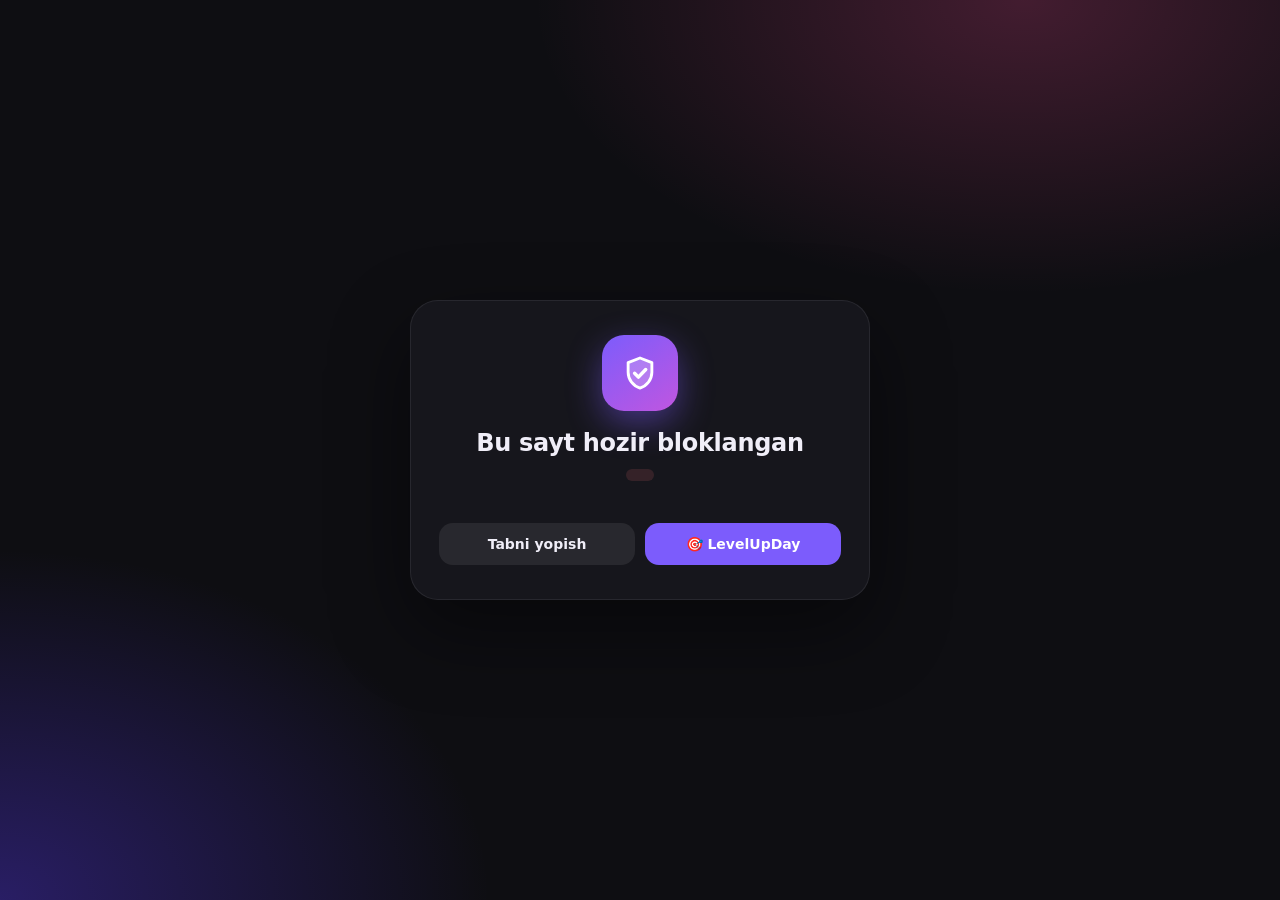
<file: focusgate-extension/blocked.html>
<!doctype html>
<html lang="uz">
<head>
<meta charset="utf-8">
<meta name="viewport" content="width=device-width, initial-scale=1">
<title>Focusgate — bloklandi</title>
<style>
  :root { color-scheme: dark; }
  * { box-sizing: border-box; }
  body { margin: 0; min-height: 100vh; display: grid; place-items: center; padding: 24px; font-family: system-ui, -apple-system, "Segoe UI", sans-serif; color: #F0EEF8;
    background: radial-gradient(700px 420px at 80% 0%, rgba(255,79,154,.22), transparent 70%), radial-gradient(700px 500px at 0% 100%, rgba(91,59,255,.35), transparent 70%), #0E0E12; }
  .card { width: 100%; max-width: 460px; text-align: center; padding: 34px 28px; border-radius: 28px; background: rgba(24,24,31,.86); border: 1px solid rgba(255,255,255,.08); box-shadow: 0 30px 80px rgba(0,0,0,.45); }
  .logo { width: 76px; height: 76px; margin: 0 auto 18px; border-radius: 22px; display: grid; place-items: center; background: linear-gradient(145deg, #7C5CFC, #c056e0); box-shadow: 0 12px 34px rgba(124,92,252,.45); }
  h1 { margin: 0 0 8px; font-size: 24px; letter-spacing: -.3px; }
  .site { display: inline-block; margin: 4px 0 14px; padding: 6px 14px; border-radius: 999px; background: rgba(248,113,113,.14); color: #F87171; font-weight: 700; }
  p { margin: 0 0 22px; color: rgba(240,238,248,.6); line-height: 1.55; font-size: 15px; }
  .quote { font-style: italic; color: rgba(240,238,248,.75); margin-bottom: 24px; }
  .row { display: flex; gap: 10px; }
  button, a.btn { flex: 1; border: 0; border-radius: 14px; padding: 13px 16px; font: 700 14px system-ui, sans-serif; cursor: pointer; text-decoration: none; display: inline-flex; align-items: center; justify-content: center; }
  .primary { background: #7C5CFC; color: #fff; }
  .ghost { background: rgba(255,255,255,.08); color: #F0EEF8; }
  button:disabled { opacity: .45; cursor: default; }
  .breath { width: 120px; height: 120px; margin: 4px auto 20px; border-radius: 50%; display: grid; place-items: center; font: 800 34px system-ui, sans-serif;
    background: radial-gradient(circle, rgba(124,92,252,.55), rgba(124,92,252,.12) 70%); box-shadow: 0 0 0 0 rgba(124,92,252,.45); animation: br 4s ease-in-out infinite; }
  @keyframes br { 0%,100% { transform: scale(.82); box-shadow: 0 0 0 0 rgba(124,92,252,.35); } 50% { transform: scale(1); box-shadow: 0 0 0 22px rgba(124,92,252,0); } }
  [hidden] { display: none !important; }
  .tasks { margin: 14px auto 0; max-width: 420px; display: flex; flex-direction: column; gap: 8px; text-align: left; }
  .tasks b { font-size: 14px; opacity: .8; }
  .task { display: block; padding: 10px 14px; border-radius: 12px; background: rgba(124,92,255,.14); border: 1px solid rgba(124,92,255,.35); color: inherit; text-decoration: none; font-weight: 600; }
</style>
</head>
<body>
  <div class="card">
    <div class="logo"><svg viewBox="0 0 24 24" width="38" height="38" aria-hidden="true"><path d="M12 2.5 4.5 5.4v6.1c0 4.7 3.2 8.6 7.5 10 4.3-1.4 7.5-5.3 7.5-10V5.4L12 2.5Z" fill="rgba(255,255,255,.22)" stroke="#fff" stroke-width="1.8" stroke-linejoin="round"/><path d="m8.6 12.2 2.4 2.4 4.6-4.8" fill="none" stroke="#fff" stroke-width="2.2" stroke-linecap="round" stroke-linejoin="round"/></svg></div>
    <h1 id="t">Bu sayt hozir bloklangan</h1>
    <div class="site" id="site"></div>
    <p id="why"></p>
    <div class="breath" id="breath" hidden></div>
    <div class="quote" id="q"></div>
    <div class="tasks" id="tasks" hidden></div>
    <div class="row">
      <button class="ghost" id="close">Tabni yopish</button>
      <button class="primary" id="yes" hidden></button>
      <a class="btn primary" id="go" href="https://levelupday.github.io/LevelUpDay/#focusgate">🎯 LevelUpDay</a>
    </div>
  </div>
  <script src="blocked.js"></script>
</body>
</html>
</file>
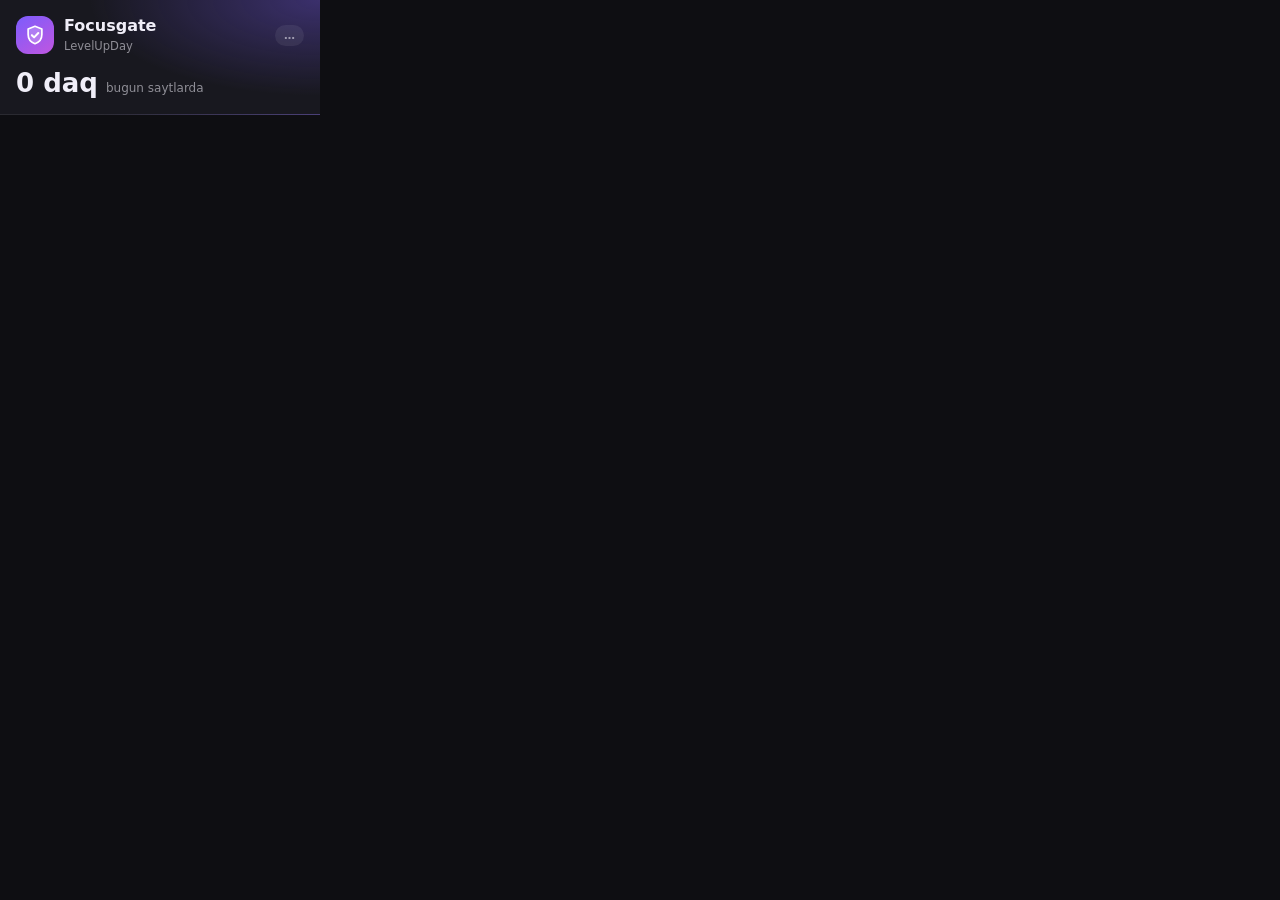
<file: focusgate-extension/popup.html>
<!doctype html>
<html lang="uz">
<head>
<meta charset="utf-8">
<title>Focusgate</title>
<style>
  :root { color-scheme: dark; --a: #7C5CFC; --t: #F0EEF8; --m: rgba(240,238,248,.55); --s: #18181F; --s2: #22222C; --b: rgba(255,255,255,.08); }
  * { box-sizing: border-box; }
  body { margin: 0; width: 320px; font-family: system-ui, -apple-system, "Segoe UI", sans-serif; color: var(--t); background: #0E0E12; }
  .hero { padding: 16px; background: radial-gradient(120% 140% at 100% 0%, rgba(124,92,252,.35), transparent 60%), var(--s); border-bottom: 1px solid var(--b); }
  .brand { display: flex; align-items: center; gap: 10px; }
  .logo { width: 38px; height: 38px; border-radius: 12px; display: grid; place-items: center; background: linear-gradient(145deg, #7C5CFC, #c056e0); }
  .brand b { display: block; font-size: 16px; } .brand small { color: var(--m); font-size: 11.5px; }
  .pill { margin-left: auto; font-size: 11px; font-weight: 700; padding: 4px 9px; border-radius: 999px; background: rgba(52,211,153,.14); color: #34D399; }
  .pill.off { background: rgba(255,255,255,.07); color: var(--m); }
  .total { margin-top: 14px; display: flex; align-items: baseline; gap: 8px; } .total b { font-size: 26px; } .total span { color: var(--m); font-size: 12px; }
  .focus { margin-top: 10px; padding: 8px 10px; border-radius: 10px; background: rgba(124,92,252,.18); font-size: 13px; font-weight: 600; display: none; }
  .body { padding: 12px 16px 16px; }
  .t { font-size: 11px; font-weight: 700; color: var(--m); text-transform: uppercase; letter-spacing: .5px; margin: 4px 0 8px; }
  .row { display: grid; grid-template-columns: 1fr auto; gap: 4px 10px; align-items: center; margin-bottom: 8px; font-size: 13px; }
  .row i { grid-column: 1 / -1; height: 5px; border-radius: 5px; background: var(--s2); overflow: hidden; } .row i s { display: block; height: 100%; background: var(--a); border-radius: inherit; }
  .row b { font-weight: 600; } .row em { font-style: normal; color: var(--m); font-size: 12px; }
  .empty { color: var(--m); font-size: 12.5px; padding: 8px 0 12px; }
  .btns { display: flex; gap: 8px; margin-top: 8px; }
  button, a { flex: 1; border: 0; border-radius: 12px; padding: 11px; font: 700 13px system-ui, sans-serif; cursor: pointer; text-align: center; text-decoration: none; }
  .p { background: var(--a); color: #fff; } .g { background: var(--s2); color: var(--t); }
  .note.upd { color: #fff; background: rgba(124,92,252,.18); border: 1px solid rgba(124,92,252,.5); border-radius: 10px; padding: 8px 10px; } .note.upd a { color: #c4b5fd; font-weight: 700; }
  .note { font-size: 12px; color: var(--m); line-height: 1.5; margin: 6px 0 10px; }
  .code { font: 800 22px ui-monospace, monospace; letter-spacing: 3px; color: var(--a); text-align: center; padding: 10px; border-radius: 12px; background: var(--s2); margin-bottom: 8px; }
</style>
</head>
<body>
  <div class="hero">
    <div class="brand">
      <span class="logo"><svg viewBox="0 0 24 24" width="22" height="22"><path d="M12 2.5 4.5 5.4v6.1c0 4.7 3.2 8.6 7.5 10 4.3-1.4 7.5-5.3 7.5-10V5.4L12 2.5Z" fill="rgba(255,255,255,.22)" stroke="#fff" stroke-width="1.8" stroke-linejoin="round"/><path d="m8.6 12.2 2.4 2.4 4.6-4.8" fill="none" stroke="#fff" stroke-width="2.2" stroke-linecap="round" stroke-linejoin="round"/></svg></span>
      <div><b>Focusgate</b><small id="dev">LevelUpDay</small></div>
      <span class="pill off" id="st">…</span>
    </div>
    <div class="total"><b id="total">0 daq</b><span id="totalL">bugun saytlarda</span></div>
    <div class="focus" id="focus"></div>
  </div>
  <div class="body" id="body"></div>
  <script src="popup.js" type="module"></script>
</body>
</html>
</file>
<file: styles.css>
/* ============================================================
   styles.css — ToDoList ilovasining barcha uslublari
   ============================================================ */

  *, *::before, *::after { box-sizing: border-box; margin: 0; padding: 0; }
  :root {
    /* ===== DESIGN TOKENS: RADIUS SCALE ===== */
    --radius-2xs: 4px; --radius-sm: 8px; --radius-md: 12px;
    --radius-lg: 16px; --radius-xl: 20px; --radius-full: 999px;
    /* ===== DESIGN TOKENS: TYPE SCALE ===== */
    --fs-3xs: 10px; --fs-2xs: 11px; --fs-xs: 12px; --fs-sm: 13px; --fs-base: 14px;
    --fs-md: 16px; --fs-lg: 18px; --fs-xl: 20px; --fs-2xl: 24px; --fs-3xl: 28px;
    --fs-4xl: 32px; --fs-5xl: 40px; --fs-6xl: 48px; --fs-7xl: 64px; --fs-8xl: 96px;
    /* ===== DESIGN TOKENS: BREAKPOINTS (reference only; @media can't read vars) ===== */
    /* --bp-xs: 420px; --bp-sm: 600px; --bp-md: 900px; --bp-lg: 1200px; --bp-xl: 1440px; */
    --bg: #0E0E12; --surface: #18181F; --surface2: #22222C;
    --border: rgba(255,255,255,0.07); --border-hover: rgba(255,255,255,0.15);
    --accent: #7C5CFC; --accent-glow: rgba(124,92,252,0.25);
    --gold: #F5A623; --gold-dim: rgba(245,166,35,0.15);
    --green: #34D399; --red: #F87171; --info: #60A5FA;
    --text: #F0EEF8; --text-muted: rgba(240,238,248,0.45); --text-dim: rgba(240,238,248,0.5);
    --theme-toggle-bg: rgba(255,255,255,0.08);
    /* 🧍 Steve xarakteri kiyimi — mavzuga (Theme) qarab rang o'zgaradi */
    --char-shirt: #3FBDBD; --char-shirt-dark: #2E8F8F; --char-shirt-darker: #256F6F;
    --char-pants-l: #3B4CCA; --char-pants-r: #33449E;
    --char-pants-l-dark: #2E3A9E; --char-pants-r-dark: #26327E;
  }
  /* LIGHT MODE */
  body.light {
    --bg: #F4F3FF; --surface: #FFFFFF; --surface2: #EDEDF8;
    --border: rgba(0,0,0,0.08); --border-hover: rgba(0,0,0,0.18);
    --accent: #7C5CFC; --accent-glow: rgba(124,92,252,0.2);
    --gold: #D48806; --gold-dim: rgba(212,136,6,0.12);
    --green: #059669; --red: #DC2626; --info: #2563EB;
    --text: #1A1830; --text-muted: rgba(26,24,48,0.5); --text-dim: rgba(26,24,48,0.5);
    --theme-toggle-bg: rgba(0,0,0,0.06);
  }
  body.light::before { background: radial-gradient(circle, color-mix(in srgb, var(--accent) 7%, transparent) 0%, transparent 70%); }
  body.light::after  { background: radial-gradient(circle, color-mix(in srgb, var(--gold) 5%, transparent) 0%, transparent 70%); }
  body.light .modal  { background: var(--surface); }
  body.light .levelup-box { background: linear-gradient(135deg, var(--surface), color-mix(in srgb, var(--accent) 8%, var(--surface))); }

  /* Light mode fixes — now theme-aware via tokens (was hardcoded hex, broke Ocean/Forest/Cyberpunk) */
  body.light .badge-repeat  { background:color-mix(in srgb, var(--accent) 12%, transparent); color:var(--accent); border-color:color-mix(in srgb, var(--accent) 30%, transparent); }
  body.light .badge-weekly  { background:color-mix(in srgb, var(--info) 10%, transparent);   color:var(--info); border-color:color-mix(in srgb, var(--info) 25%, transparent); }
  body.light .badge-coins   { color:var(--gold); background:color-mix(in srgb, var(--gold) 12%, transparent); border-color:color-mix(in srgb, var(--gold) 25%, transparent); }
  body.light .tab           { background:var(--surface); color:var(--text-muted); }
  body.light .tab.active    { background:var(--accent); color:var(--surface); }
  body.light .task-card     { background:var(--surface); }
  body.light .check-btn     { border-color:var(--border-hover); }
  body.light .act-btn       { border-color:var(--border); color:var(--text-muted); }
  body.light .stat          { background:var(--surface); }
  body.light .progress-wrap { background:var(--surface); }
  body.light .progress-track{ background:var(--surface2); }
  body.light .reward-card   { background:var(--surface); }
  body.light .badge-card    { background:var(--surface2); border-color:var(--border); }
  body.light .badge-card.earned { background:color-mix(in srgb, var(--gold) 12%, transparent); border-color:color-mix(in srgb, var(--gold) 40%, transparent); }
  body.light .badge-card.earned .badge-label { color:var(--gold); }
  body.light .badge-group-title { color:var(--text-dim); }
  body.light .badge-progress-track { background:var(--surface2); }
  body.light .add-task-btn  { border-color:var(--border-hover); }
  body.light .add-task-btn:hover { border-color:var(--accent); }
  body.light .level-track   { background:var(--surface2); }
  body.light .section-title { color:var(--text-dim); }
  body.light #done-panel, body.light #streak-milestones,
  body.light #level-panel:not(.lvp) { background:var(--surface); }
  body.light .milestone-chip { background:color-mix(in srgb, var(--gold) 12%, transparent); color:var(--gold); border-color:color-mix(in srgb, var(--gold) 30%, transparent); }
  body.light .header-left h1 { background:linear-gradient(135deg, var(--text) 0%, color-mix(in srgb, var(--text) 70%, transparent) 100%); -webkit-background-clip:text; -webkit-text-fill-color:transparent; }
  body.light .coins-pill { background:color-mix(in srgb, var(--gold) 12%, transparent); border-color:color-mix(in srgb, var(--gold) 35%, transparent); }
  body.light .task-name  { color:var(--text); }
  body.light .task-sub   { color:var(--text-dim); }
  body.light .empty      { color:var(--text-dim); }
  body.light .r-btn      { color:var(--text-muted); }
  body.light .r-name     { color:var(--text); }
  body.light #level-badge { background:var(--surface); }
  body.light .cal-day    { color:var(--text); }

  /* MOOD TRACKER */
  .mood-pick-btn { width:44px;height:44px;border-radius:var(--radius-md);border:2px solid var(--border);background:var(--surface);font-size:var(--fs-2xl);cursor:pointer;transition:all 0.15s;display:flex;align-items:center;justify-content:center; }
  .mood-pick-btn:hover { border-color:var(--accent);transform:scale(1.12); }
  .mood-pick-btn.sel { border-color:var(--accent);background:rgba(124,92,252,0.15);transform:scale(1.1); }
  .mood-cal-day { aspect-ratio:1;border-radius:var(--radius-sm);display:flex;flex-direction:column;align-items:center;justify-content:center;cursor:pointer;border:1px solid transparent;transition:all 0.15s;position:relative;min-height:40px; }
  .mood-cal-day:hover { border-color:var(--border-hover);background:var(--surface2); }
  .mood-cal-day.today { border-color:var(--accent);background:rgba(124,92,252,0.08); }
  .mood-cal-day.other-month { opacity:0.3; }
  .mood-cal-day .day-num { font-size:var(--fs-2xs);color:var(--text-muted);line-height:1; }
  .mood-cal-day .day-emoji { font-size:var(--fs-lg);line-height:1; }
  @keyframes slideUp { from { transform:translateY(100%); } to { transform:translateY(0); } }

  /* 🎨 Dizayn mavzulari (Magic Rings, Gradient Blinds, Grid Scan, Prismatic Burst) — designs.css da */

  html { scroll-behavior: smooth; }
  body { font-family: 'DM Sans', sans-serif; background: var(--bg); color: var(--text); min-height: 100vh; overflow-x: hidden; }
  /* 🎨 Standart (oq/kulrang) tizim scrollbar'lari o'rniga mavzuga mos ingichka, qorong'i scrollbar */
  html { scrollbar-width: thin; scrollbar-color: var(--border-hover) var(--bg); }
  ::-webkit-scrollbar { width: 10px; height: 10px; }
  ::-webkit-scrollbar-track { background: var(--bg); }
  ::-webkit-scrollbar-thumb { background: var(--surface2); border-radius:var(--radius-full); border: 2px solid var(--bg); }
  ::-webkit-scrollbar-thumb:hover { background: var(--border-hover); }
  ::-webkit-scrollbar-corner { background: var(--bg); }
  ::-webkit-scrollbar-button { display: none; height: 0; width: 0; }
  body::before { content:''; position:fixed; top:-200px; left:-200px; width:600px; height:600px; background:radial-gradient(circle, rgba(124,92,252,0.12) 0%, transparent 70%); pointer-events:none; z-index:0; }
  body::after { content:''; position:fixed; bottom:-150px; right:-150px; width:500px; height:500px; background:radial-gradient(circle, rgba(245,166,35,0.08) 0%, transparent 70%); pointer-events:none; z-index:0; }
  .wrapper { max-width: 680px; margin: 0 auto; padding: 40px 20px 80px; position: relative; z-index: 1; }

  /* 🖥️ Dizayn: Notebook/Desktop rejimi — Sozlamalar > Dizayn orqali yoqiladi.
     Kompakt (mobil) rejim standart bo'lib qoladi, bu esa katta ekranlar uchun kengroq va yirikroq ko'rinish beradi. */
  html.layout-desktop body { font-size:var(--fs-sm); }
  html.layout-desktop .wrapper { max-width: 1180px; padding: 24px 28px 56px; }
  html.layout-desktop .header-left h1 { font-size:var(--fs-2xl); }
  html.layout-desktop .header-left p { font-size:var(--fs-xs); }
  html.layout-desktop .stats { gap: 10px; margin-bottom: 14px; }
  html.layout-desktop .stat { padding: 10px 12px; border-radius:var(--radius-md); }
  html.layout-desktop .stat-val { font-size:var(--fs-lg); font-weight: 600; }
  html.layout-desktop .progress-wrap { padding: 10px 12px; margin-bottom: 14px; border-radius:var(--radius-md); }
  /* Tabs: teng bo'linib, butun qatorni chiroyli to'ldiradi (chapga qisilib qolmaydi) */
  html.layout-desktop .tabs { display: flex; flex-wrap: nowrap; gap: 6px; margin-bottom: 14px; }
  html.layout-desktop .tab { flex: 1 1 0; padding: 8px 10px; font-size:var(--fs-xs); font-weight: 500; border-radius:var(--radius-sm); text-align: center; white-space: nowrap; }
  html.layout-desktop .task-list { gap: 7px; }
  html.layout-desktop .task-card { padding: 10px 12px; border-radius:var(--radius-md); }
  html.layout-desktop .task-name { font-size:var(--fs-sm); font-weight: 400; }
  html.layout-desktop .add-task-btn { padding: 9px; font-size:var(--fs-xs); border-radius:var(--radius-sm); }
  html.layout-desktop .search-wrap { display: flex; align-items: center; gap: 8px; }
  html.layout-desktop .search-bar { padding: 8px 10px; font-size:var(--fs-xs); }
  html.layout-desktop .section-title { font-size:var(--fs-3xs); margin: 12px 0 6px; }
  html.layout-desktop .modal { max-width: 460px; }
  html.layout-desktop #pomo-cal-modal-box { max-width: 560px; }
  @media (max-width: 1200px) {
    html.layout-desktop .wrapper { max-width: 920px; padding: 24px 24px 56px; }
  }
  @media (max-width: 900px) {
    html.layout-desktop .wrapper { max-width: 680px; padding: 40px 20px 80px; }
    html.layout-desktop .header-left h1 { font-size:var(--fs-4xl); }
    html.layout-desktop .stat-val { font-size:var(--fs-2xl); }
    html.layout-desktop .tabs { flex-wrap: wrap; }
    html.layout-desktop .tab { flex: 1 1 auto; }
  }
  .layout-opt-btn.sel { border-color:var(--accent); background:rgba(124,92,252,0.14); color:var(--text); }
  body.light .layout-opt-btn { background:#fff; }

  .header { display:flex; align-items:flex-start; justify-content:space-between; margin-bottom:36px; }
  .header-left h1 { font-family:'Syne',sans-serif; font-size:var(--fs-4xl); font-weight:700; letter-spacing:-0.5px; background:linear-gradient(135deg,#fff 0%,rgba(255,255,255,0.6) 100%); -webkit-background-clip:text; -webkit-text-fill-color:transparent; }
  .header-left p { font-size:var(--fs-base); color:var(--text-muted); margin-top:4px; }
  .coins-pill { display:flex; align-items:center; gap:7px; background:var(--gold-dim); border:1px solid rgba(245,166,35,0.3); border-radius:var(--radius-full); padding:8px 16px; font-size:var(--fs-base); font-weight:500; color:var(--gold); font-family:'Syne',sans-serif; flex-shrink:0; }
  .coins-pill svg { width:18px; height:18px; }
  /* QARZ (DEBT) HOLATI: balans manfiy bo'lganda pill qizil rangga o'tadi va
     sekin "nafas oladi" (pulse) — foydalanuvchi buni darhol sezishi uchun. */
  .coins-pill.coins-pill-debt { background:rgba(248,113,113,0.14); border-color:var(--red); color:var(--red); animation: coins-pill-debt-pulse 1.8s ease-in-out infinite; }
  @keyframes coins-pill-debt-pulse { 0%,100% { box-shadow:0 0 0 0 rgba(248,113,113,0.35); } 50% { box-shadow:0 0 0 6px rgba(248,113,113,0); } }

  .stats { display:grid; grid-template-columns:repeat(3,1fr); gap:10px; margin-bottom:20px; }
  .stat { background:var(--surface); border:1px solid var(--border); border-radius:var(--radius-md); padding:14px 16px; }
  .stat-label { font-size:var(--fs-xs); color:var(--text-muted); margin-bottom:6px; letter-spacing:0.04em; text-transform:uppercase; }
  .stat-val { font-size:var(--fs-2xl); font-weight:500; font-family:'Syne',sans-serif; }

  .progress-wrap { background:var(--surface); border:1px solid var(--border); border-radius:var(--radius-md); padding:16px 18px; margin-bottom:24px; }
  .progress-head { display:flex; justify-content:space-between; align-items:center; margin-bottom:10px; }
  .progress-head span { font-size:var(--fs-sm); color:var(--text-muted); }
  .progress-head strong { font-size:var(--fs-sm); color:var(--accent); }
  .progress-track { height:6px; background:var(--surface2); border-radius:var(--radius-full); overflow:hidden; }
  .progress-fill { height:100%; background:linear-gradient(90deg,var(--accent),#B48EFF); border-radius:var(--radius-full); transition:width 0.5s cubic-bezier(0.4,0,0.2,1); width:0%; }

  .tabs { display:flex; gap:6px; margin-bottom:20px; flex-wrap:wrap; user-select:none; }
  .tab { padding:9px 20px; border-radius:var(--radius-full); font-size:var(--fs-base); font-weight:500; cursor:pointer; border:1px solid var(--border); color:var(--text-muted); background:var(--surface); transition:all 0.2s; font-family:'DM Sans',sans-serif; }
  .tab:hover { border-color:var(--border-hover); color:var(--text); }
  .tab.active { background:var(--accent); color:#fff; border-color:transparent; box-shadow:0 4px 20px var(--accent-glow); }
  #tabs-bar .tab, html.layout-desktop #ds-sidebar .tab { touch-action:none; }
  .tab.tab-dragging { opacity:0.35; border:2px dashed var(--accent); background:rgba(124,92,252,0.08); }
  /* Profil ichidagi 4 ta ichki tab (Umumiy/Statistika/Yutuqlar/Sozlamalar) —
     asosiy .tab uslubini meros oladi, faqat biroz ixchamroq (ikkinchi
     darajali navigatsiya bo'lgani uchun). */
  .profile-subtab-btn { padding:7px 14px; font-size:var(--fs-xs); white-space:nowrap; }
  .tab.tab-drag-over { border-color:var(--accent); transform:scale(1.06); box-shadow:0 0 16px var(--accent-glow); }

  /* Add task button */
  .add-task-btn { width:100%; padding:13px; background:var(--surface); border:1px dashed rgba(255,255,255,0.15); border-radius:var(--radius-md); color:var(--text-muted); font-size:var(--fs-base); font-family:'DM Sans',sans-serif; cursor:pointer; display:flex; align-items:center; justify-content:center; gap:8px; margin-bottom:20px; transition:all 0.2s; }
  .add-task-btn:hover { border-color:var(--accent); color:var(--text); }

  /* Label/color chips */
  .label-opts { display:flex; gap:7px; flex-wrap:wrap; }
  .label-chip { width:28px; height:28px; border-radius:50%; border:3px solid transparent; cursor:pointer; transition:all 0.15s; flex-shrink:0; }
  .label-chip.sel { border-color:var(--text); transform:scale(1.15); }
  .task-label-dot { width:9px; height:9px; border-radius:50%; flex-shrink:0; }

  /* Search bar */
  .search-bar { width:100%; padding:11px 14px 11px 38px; background:var(--surface); border:1px solid var(--border); border-radius:var(--radius-md); color:var(--text); font-size:var(--fs-base); font-family:'DM Sans',sans-serif; outline:none; transition:border-color 0.2s; margin-bottom:14px; box-sizing:border-box; }
  .search-bar:focus { border-color:var(--accent); }
  .search-bar::placeholder { color:var(--text-dim); }
  .search-wrap { position:relative; margin-bottom:14px; display:flex; align-items:center; gap:8px; }
  .search-wrap .search-bar { margin-bottom:0; flex:1; }
  .search-icon { position:absolute; left:12px; top:50%; transform:translateY(-50%); color:var(--text-dim); font-size:var(--fs-base); pointer-events:none; }
  .all-toggle { display:flex; align-items:center; gap:6px; padding:9px 12px; border-radius:var(--radius-md); border:1px solid var(--border); background:var(--surface); color:var(--text-muted); font-size:var(--fs-sm); font-weight:600; font-family:'DM Sans',sans-serif; cursor:pointer; white-space:nowrap; transition:all 0.2s; flex-shrink:0; }
  .all-toggle.active { background:rgba(124,92,252,0.15); border-color:var(--accent); color:var(--accent); }
  .all-toggle .all-check { width:15px; height:15px; border-radius:var(--radius-2xs); border:2px solid currentColor; display:inline-flex; align-items:center; justify-content:center; font-size:var(--fs-3xs); transition:all 0.15s; }
  .future-days-badge { display:inline-block; font-size:var(--fs-2xs); padding:2px 7px; border-radius:var(--radius-full); background:rgba(124,92,252,0.15); color:var(--accent); margin-left:6px; font-weight:600; vertical-align:middle; }
  body.light .search-bar { background:#fff; }

  /* Note field */
  .task-note { font-size:var(--fs-sm); color:var(--text-muted); margin-top:4px; font-style:italic; overflow-wrap:break-word; word-break:break-word; }
  .task-note-collapsed { display:-webkit-box; -webkit-line-clamp:2; -webkit-box-orient:vertical; overflow:hidden; }
  .task-note-toggle:not(.x-need) { display:none !important; }
  .task-note-toggle { font-size:var(--fs-2xs); color:var(--accent); background:none; border:none; cursor:pointer; padding:2px 0; font-family:'DM Sans',sans-serif; margin-top:2px; display:block; }

  /* Modal overlay */
  .modal-overlay { display:none; position:fixed; inset:0; background:rgba(0,0,0,0.7); z-index:100; align-items:center; justify-content:center; padding:20px; }
  .modal-overlay.open { display:flex; }
  .modal { background:#1C1C25; border:1px solid var(--border-hover); border-radius:var(--radius-xl); padding:24px; width:100%; max-width:480px; animation:modalIn 0.2s ease; }
  @keyframes modalIn { from{opacity:0;transform:scale(0.95)} to{opacity:1;transform:scale(1)} }

  /* 🍅 Pomodoro — endi kichkina karta emas, boshqa sahifalar kabi to'liq ekran oyna */
  #pomo-modal-overlay { padding:0; align-items:stretch; justify-content:stretch; background:var(--bg,#12121A); animation:pomoScreenIn 0.18s ease; }
  #pomo-modal-box { max-width:none; width:100%; min-height:100vh; min-height:100dvh; border-radius:0; border:none; padding:0; margin:0; max-height:none; overflow-y:auto; animation:none; }
  @keyframes pomoScreenIn { from{opacity:0} to{opacity:1} }
  @media (max-width: 600px) {
    #pomo-modal-overlay { padding:0; align-items:stretch; }
    #pomo-modal-box { border-radius:0; }
  }

  /* 🌆 PomoTimer hero — studywithme.io uslubidagi dizayn: fon rasm o'rnida
     rangli gradientlar + shisha (glass) panellar, ammo ilovaning o'z
     amaliylik/vaqt tizimi bilan ishlaydi */
  #pomo-hero {
    position:relative; padding:26px 20px 130px; text-align:center; overflow:hidden;
    background:
      radial-gradient(ellipse 900px 520px at 12% -12%, rgba(124,92,252,0.38), transparent 60%),
      radial-gradient(ellipse 760px 520px at 105% 0%, rgba(245,166,35,0.24), transparent 55%),
      radial-gradient(ellipse 1000px 720px at 50% 125%, rgba(37,99,235,0.30), transparent 60%),
      linear-gradient(160deg, #2a2048 0%, #1c1633 45%, #100d1e 100%);
  }
  #pomo-hero-topbar { display:flex; align-items:flex-start; justify-content:space-between; text-align:left; margin-bottom:38px; position:relative; z-index:1; }
  #pomo-hero-brand { font-family:'Brush Script MT','Segoe Script','Comic Sans MS',cursive; font-size:var(--fs-4xl); font-weight:700; color:#fff; line-height:1; }
  #pomo-hero-brand span { display:block; font-family:'DM Sans',sans-serif; font-size:var(--fs-3xs); font-weight:600; letter-spacing:0.1em; text-transform:uppercase; color:rgba(255,255,255,0.5); margin-top:6px; }
  #pomo-hero-topbtns { display:flex; gap:8px; flex-shrink:0; }
  .pomo-hero-icon-btn { width:36px; height:36px; border-radius:50%; border:1px solid rgba(255,255,255,0.2); background:rgba(255,255,255,0.08); color:#fff; font-size:var(--fs-base); cursor:pointer; display:flex; align-items:center; justify-content:center; backdrop-filter:blur(6px); transition:background 0.2s; }
  .pomo-hero-icon-btn:hover { background:rgba(255,255,255,0.18); }

  #pomo-hero-pills { display:flex; gap:8px; flex-wrap:wrap; justify-content:center; margin-bottom:30px; position:relative; z-index:1; max-height:110px; overflow-y:auto; }
  .pomo-hero-pill { padding:9px 16px; border-radius:var(--radius-full); border:1px solid rgba(255,255,255,0.24); background:rgba(255,255,255,0.07); color:rgba(255,255,255,0.8); font-size:var(--fs-sm); font-weight:700; font-family:'DM Sans',sans-serif; cursor:pointer; backdrop-filter:blur(6px); transition:all 0.15s; }
  .pomo-hero-pill:hover { background:rgba(255,255,255,0.14); }
  .pomo-hero-pill.sel { background:#fff; color:#1A1830; border-color:#fff; }
  .pomo-hero-pill.running:not(.sel) { border-color:rgba(122,222,157,0.7); color:#a7f3c5; }

  #pomo-hero-clock { font-family:'Syne',sans-serif; font-size:var(--fs-7xl); font-weight:800; color:#fff; letter-spacing:1px; line-height:1; margin-bottom:10px; text-shadow:0 6px 30px rgba(0,0,0,0.4); position:relative; z-index:1; }
  #pomo-hero-clock.break { color:#FFD580; }
  #pomo-hero-phase { font-size:var(--fs-sm); font-weight:700; color:rgba(255,255,255,0.65); letter-spacing:0.05em; margin-bottom:28px; position:relative; z-index:1; }

  #pomo-hero-controls { display:flex; align-items:center; justify-content:center; gap:14px; position:relative; z-index:1; }
  .pomo-hero-start-btn { padding:15px 36px; border-radius:var(--radius-full); border:none; background:#fff; color:#1A1830; font-size:var(--fs-base); font-weight:800; font-family:'DM Sans',sans-serif; cursor:pointer; letter-spacing:0.02em; box-shadow:0 10px 26px rgba(0,0,0,0.3); transition:opacity 0.2s; }
  .pomo-hero-start-btn:hover { opacity:0.9; }
  .pomo-hero-round-btn { width:44px; height:44px; border-radius:50%; border:1px solid rgba(255,255,255,0.26); background:rgba(255,255,255,0.08); color:#fff; font-size:var(--fs-md); cursor:pointer; display:flex; align-items:center; justify-content:center; backdrop-filter:blur(6px); transition:background 0.2s; }
  .pomo-hero-round-btn:hover { background:rgba(255,255,255,0.18); }

  #pomo-ambient-bubble { position:absolute; left:16px; bottom:16px; display:flex; align-items:center; gap:6px; background:rgba(18,15,30,0.78); border:1px solid rgba(255,255,255,0.16); border-radius:var(--radius-lg); padding:7px 8px; backdrop-filter:blur(10px); max-width:270px; z-index:2; transition:background 0.2s; }
  #pomo-ambient-bubble:hover { background:rgba(18,15,30,0.94); }
  #pomo-ambient-bubble-mid { display:flex; align-items:center; gap:9px; cursor:pointer; min-width:0; padding:2px 4px; user-select:none; -webkit-user-select:none; }
  #pomo-ambient-bubble-icon { width:34px; height:34px; border-radius:var(--radius-sm); background:linear-gradient(135deg,#7C5CFC,#5B3FD4); display:flex; align-items:center; justify-content:center; font-size:var(--fs-base); flex-shrink:0; }
  #pomo-ambient-bubble-text { min-width:0; }
  #pomo-ambient-bubble-title { font-size:var(--fs-xs); font-weight:700; color:#fff; white-space:nowrap; overflow:hidden; text-overflow:ellipsis; max-width:130px; }
  #pomo-ambient-bubble-sub { font-size:var(--fs-3xs); color:rgba(255,255,255,0.5); margin-top:1px; white-space:nowrap; overflow:hidden; text-overflow:ellipsis; max-width:130px; }
  #pomo-ambient-bubble-play { width:24px; height:24px; border-radius:50%; background:#fff; color:#1A1830; border:none; display:flex; align-items:center; justify-content:center; font-size:var(--fs-3xs); flex-shrink:0; cursor:pointer; padding:0; }
  #pomo-ambient-prev, #pomo-ambient-next { width:24px; height:24px; border-radius:50%; border:1px solid rgba(255,255,255,0.16); background:rgba(255,255,255,0.06); color:#fff; font-size:var(--fs-base); line-height:1; display:flex; align-items:center; justify-content:center; cursor:pointer; flex-shrink:0; padding:0; transition:background 0.15s; }
  #pomo-ambient-prev:hover, #pomo-ambient-next:hover { background:rgba(255,255,255,0.16); }

  #pomo-fullscreen-btn { position:absolute; right:16px; bottom:16px; width:38px; height:38px; border-radius:var(--radius-sm); border:1px solid rgba(255,255,255,0.22); background:rgba(255,255,255,0.08); color:#fff; font-size:var(--fs-base); cursor:pointer; z-index:2; backdrop-filter:blur(8px); transition:background 0.2s; }
  #pomo-fullscreen-btn:hover { background:rgba(255,255,255,0.18); }
  #pomo-fullscreen-btn.active { background:rgba(255,255,255,0.3); border-color:rgba(255,255,255,0.5); }

  /* 🗂️ Pomodoro — pastki navigatsiya paneli: Loyihalar / Sozlama / (+) / Statistika / Musiqa */
  #pomo-modal-box { padding-bottom:88px; box-sizing:border-box; }
  #pomo-bottomnav { position:fixed; left:0; right:0; bottom:0; z-index:60; display:flex; align-items:flex-end; justify-content:space-around; gap:2px; padding:8px 10px calc(8px + env(safe-area-inset-bottom)); background:#15121F; border-top:1px solid rgba(255,255,255,0.08); backdrop-filter:blur(14px); }
  .pomo-nav-item { display:flex; flex-direction:column; align-items:center; justify-content:center; gap:3px; background:none; border:none; color:rgba(255,255,255,0.42); font-size:9px; font-weight:700; font-family:'DM Sans',sans-serif; letter-spacing:0.02em; cursor:pointer; padding:5px 6px 3px; min-width:54px; border-radius:var(--radius-sm); transition:color 0.15s; }
  .pomo-nav-item .pomo-nav-icon { font-size:var(--fs-lg); line-height:1; filter:grayscale(0.4); opacity:0.7; transition:all 0.15s; }
  .pomo-nav-item:hover { color:rgba(255,255,255,0.75); }
  .pomo-nav-item.active { color:#fff; }
  .pomo-nav-item.active .pomo-nav-icon { opacity:1; filter:none; transform:translateY(-1px); }
  .pomo-nav-add-btn { width:44px; height:44px; border-radius:50%; background:linear-gradient(135deg,#7C5CFC,#5B3FD4); border:none; color:#fff; font-size:22px; font-weight:600; line-height:1; display:flex; align-items:center; justify-content:center; cursor:pointer; box-shadow:0 4px 12px rgba(124,92,252,0.45); transition:transform 0.15s; flex-shrink:0; align-self:center; }
  .pomo-nav-add-btn:hover { transform:scale(1.06); }
  .pomo-nav-add-btn:active { transform:scale(0.95); }
  #pomo-modal-box.pomo-immersive #pomo-bottomnav { display:none; }
  @media (max-width:360px) { .pomo-nav-item { min-width:44px; font-size:8px; } }

  /* 📅 Pomodoro — Statistika kalendari (bottom nav "Statistika" bosilganda) */
  .pomo-cal-nav-btn { width:34px; height:34px; border-radius:var(--radius-sm); border:1px solid var(--border); background:var(--surface2); color:var(--text); font-size:var(--fs-md); cursor:pointer; display:flex; align-items:center; justify-content:center; transition:all 0.15s; }
  .pomo-cal-nav-btn:hover { border-color:var(--accent); color:var(--accent); }
  .pomo-cal-title { font-family:'Syne',sans-serif; font-size:var(--fs-base); font-weight:700; color:var(--text); }
  .pomo-cal-weekday { text-align:center; font-size:var(--fs-3xs); color:var(--text-dim); font-weight:700; padding-bottom:4px; text-transform:uppercase; }
  .pomo-cal-day { aspect-ratio:1; border-radius:var(--radius-sm); display:flex; flex-direction:column; align-items:center; justify-content:center; gap:2px; cursor:pointer; border:1px solid transparent; transition:all 0.15s; position:relative; min-height:42px; background:var(--surface2); }
  .pomo-cal-day:hover { border-color:var(--border-hover); }
  .pomo-cal-day.today { border-color:rgba(124,92,252,0.5); }
  .pomo-cal-day.sel { border-color:var(--accent); background:rgba(124,92,252,0.18); }
  .pomo-cal-day.other-month { opacity:0; pointer-events:none; }
  .pomo-cal-day .pomo-cal-daynum { font-size:var(--fs-2xs); color:var(--text); font-weight:700; line-height:1; }
  .pomo-cal-day .pomo-cal-daytime { font-size:8px; color:var(--accent); font-weight:800; line-height:1; }
  .pomo-cal-day.has-data { background:rgba(124,92,252,0.09); }

  /* 📊 Pomodoro statistikasi — kengaytirilgan tahlil: haftalik/oylik
     faollik grafigi, asosiy ko'rsatkichlar (kartalar) va produktivlik
     tahlili (kun/soat bo'yicha taqsimot). Kalendarning pastki qismida
     ko'rsatiladi, mavjud qora/dark uslubga mos ravishda. */
  .pomo-stats-section { margin-top:14px; }
  .pomo-stats-section-title { font-size:var(--fs-xs); font-weight:700; color:var(--text-muted); letter-spacing:0.03em; text-transform:uppercase; margin-bottom:8px; }
  .pomo-stats-subtitle { font-size:9px; font-weight:700; color:var(--text-dim); letter-spacing:0.02em; text-transform:uppercase; margin-bottom:8px; }
  .pomo-stats-chart-box { background:var(--surface2); border:1px solid var(--border); border-radius:var(--radius-md); padding:12px 10px 8px; }
  .pomo-stats-chart-empty { text-align:center; color:var(--text-dim); font-size:var(--fs-xs); padding:14px 0; }

  .pomo-stats-metrics { display:grid; grid-template-columns:repeat(2,1fr); gap:8px; margin-top:14px; }
  .pomo-stats-metric-card { background:var(--surface2); border:1px solid var(--border); border-radius:var(--radius-md); padding:12px 6px; text-align:center; transition:border-color 0.15s; }
  .pomo-stats-metric-card:hover { border-color:var(--border-hover); }
  .pomo-stats-metric-icon { font-size:var(--fs-lg); margin-bottom:4px; line-height:1; }
  .pomo-stats-metric-value { font-family:'Syne',sans-serif; font-size:var(--fs-md); font-weight:800; color:var(--text); line-height:1.15; word-break:break-word; }
  .pomo-stats-metric-label { font-size:9px; color:var(--text-dim); font-weight:700; text-transform:uppercase; letter-spacing:0.03em; margin-top:4px; }
  .pomo-stats-metric-sub { font-size:8px; color:var(--gold); font-weight:800; margin-top:3px; }

  /* 🗂️ Kategoriyalar bo'yicha taqsimot — donut/pie chart + legend */
  .pomo-stats-donut-wrap { display:flex; align-items:center; gap:16px; flex-wrap:wrap; }
  .pomo-stats-donut { width:118px; height:118px; border-radius:50%; flex-shrink:0; position:relative; margin:0 auto; }
  .pomo-stats-donut-hole { position:absolute; inset:20px; border-radius:50%; background:var(--surface2); display:flex; flex-direction:column; align-items:center; justify-content:center; text-align:center; }
  .pomo-stats-donut-hole-val { font-family:'Syne',sans-serif; font-weight:800; font-size:var(--fs-sm); color:var(--text); line-height:1.1; }
  .pomo-stats-donut-hole-lbl { font-size:7px; color:var(--text-dim); text-transform:uppercase; font-weight:700; margin-top:2px; }
  .pomo-stats-legend { flex:1; min-width:150px; display:flex; flex-direction:column; gap:8px; }
  .pomo-stats-legend-row { display:flex; align-items:center; gap:7px; }
  .pomo-stats-legend-dot { width:9px; height:9px; border-radius:50%; flex-shrink:0; }
  .pomo-stats-legend-name { flex:1; min-width:0; color:var(--text-muted); font-weight:700; font-size:var(--fs-2xs); white-space:nowrap; overflow:hidden; text-overflow:ellipsis; }
  .pomo-stats-legend-pct { color:var(--text); font-weight:800; font-size:var(--fs-2xs); flex-shrink:0; }

  /* 📊 Haftalik/oylik solishtirish kartalari */
  .pomo-stats-compare-grid { display:grid; grid-template-columns:1fr 1fr; gap:8px; }
  .pomo-stats-compare-card { background:var(--surface2); border:1px solid var(--border); border-radius:var(--radius-md); padding:12px 12px; }
  .pomo-stats-compare-label { font-size:9px; color:var(--text-dim); font-weight:700; text-transform:uppercase; letter-spacing:0.03em; margin-bottom:6px; }
  .pomo-stats-compare-val { font-family:'Syne',sans-serif; font-size:var(--fs-base); font-weight:800; color:var(--text); }
  .pomo-stats-compare-sub { font-size:8px; color:var(--text-dim); margin-top:2px; }
  .pomo-stats-compare-delta { font-size:var(--fs-2xs); font-weight:800; margin-top:6px; display:inline-block; }
  .pomo-stats-compare-delta.up { color:var(--green); }
  .pomo-stats-compare-delta.down { color:var(--red); }
  .pomo-stats-compare-delta.flat { color:var(--text-dim); }

  /* 🏅 Vazifalar reytingi — rank badge + progress bar */
  .pomo-stats-rank-row { display:flex; align-items:center; gap:9px; padding:9px 0; border-bottom:1px solid var(--border); }
  .pomo-stats-rank-row:last-child { border-bottom:none; padding-bottom:2px; }
  .pomo-stats-rank-row:first-child { padding-top:2px; }
  .pomo-stats-rank-badge { width:23px; height:23px; border-radius:50%; background:var(--surface); display:flex; align-items:center; justify-content:center; font-size:9px; font-weight:800; color:var(--text-muted); flex-shrink:0; }
  .pomo-stats-rank-badge.top1 { background:linear-gradient(135deg,#F5A623,#ffcf6b); color:#241608; }
  .pomo-stats-rank-badge.top2 { background:linear-gradient(135deg,#C7CDD8,#EDEFF4); color:#242832; }
  .pomo-stats-rank-badge.top3 { background:linear-gradient(135deg,#C97A45,#E3A876); color:#2b1608; }
  .pomo-stats-rank-body { flex:1; min-width:0; }
  .pomo-stats-rank-top { display:flex; align-items:baseline; justify-content:space-between; gap:8px; margin-bottom:5px; }
  .pomo-stats-rank-name { font-size:var(--fs-2xs); font-weight:700; color:var(--text); white-space:nowrap; overflow:hidden; text-overflow:ellipsis; }
  .pomo-stats-rank-time { font-size:var(--fs-2xs); font-weight:800; color:var(--accent); flex-shrink:0; }
  .pomo-stats-rank-track { height:7px; border-radius:var(--radius-full); background:rgba(255,255,255,0.06); overflow:hidden; }
  .pomo-stats-rank-fill { height:100%; border-radius:var(--radius-full); }
  .pomo-stats-rank-pct { font-size:8px; color:var(--text-dim); margin-top:3px; font-weight:700; }

  .pomo-stats-dist-row { display:flex; align-items:center; gap:8px; margin-bottom:8px; }
  .pomo-stats-dist-row:last-child { margin-bottom:0; }
  .pomo-stats-dist-label { width:28px; flex-shrink:0; font-size:var(--fs-2xs); font-weight:700; color:var(--text-muted); }
  .pomo-stats-dist-track { flex:1; height:9px; border-radius:var(--radius-full); background:rgba(255,255,255,0.06); overflow:hidden; }
  .pomo-stats-dist-fill { height:100%; border-radius:var(--radius-full); background:linear-gradient(90deg,var(--accent),#9d84ff); transition:width 0.3s ease; }
  .pomo-stats-dist-row.peak .pomo-stats-dist-fill { background:linear-gradient(90deg,var(--gold),#ffcf6b); }
  .pomo-stats-dist-row.peak .pomo-stats-dist-label { color:var(--gold); }
  .pomo-stats-dist-val { width:54px; flex-shrink:0; text-align:right; font-size:var(--fs-2xs); color:var(--text-dim); font-weight:700; }

  .pomo-stats-hour-peak { text-align:center; font-size:var(--fs-2xs); color:var(--text-muted); margin-top:10px; }
  .pomo-stats-hour-peak b { color:var(--gold); }

  @media (max-width:360px) {
    .pomo-stats-metrics { gap:5px; }
    .pomo-stats-metric-card { padding:9px 3px; }
    .pomo-stats-metric-value { font-size:var(--fs-sm); }
    .pomo-stats-metric-icon { font-size:var(--fs-base); }
  }

  /* 🖥️ Immersive rejim — brauzerning haqiqiy F11 fullscreen'i emas, balki
     ilova ichida pastdagi "amaliyliklar" panelini yashirib, faqat taymer
     hero qismini butun ekranga cho'zib ko'rsatadi. */
  #pomo-modal-box.pomo-immersive #pomo-manage-panel { display:none; }
  #pomo-modal-box.pomo-immersive #pomo-hero { min-height:100vh; min-height:100dvh; display:flex; flex-direction:column; justify-content:center; padding-bottom:26px; }
  /* 🔝 TUZATISH: to'liq ekranda #pomo-hero-topbar ("PomoTimer" logotipi +
     statistika/yopish tugmalari) ilgari yuqoridagi justify-content:center
     hisobiga boshqa elementlar bilan BIRGA markazga siljib ketardi — shu
     sabab ekran tepasida foydasiz bo'sh joy qolib ketardi. Endi topbar
     position:absolute bilan flex-markazlashtirish oqimidan CHIQARILADI va
     doim ekranning eng tepasiga mahkamlanadi; qolgan elementlar (pills,
     soat, tugmalar) esa qolgan bo'sh joyda markazlashtirilgan bo'lib qoladi. */
  #pomo-modal-box.pomo-immersive #pomo-hero-topbar {
    position:absolute; top:max(18px, env(safe-area-inset-top)); left:20px; right:20px;
    margin-bottom:0; z-index:3;
  }

  #pomo-manage-panel { position:relative; background:#1C1C25; padding:22px 18px calc(28px + env(safe-area-inset-bottom)); }
  /* "Yopish" tugmasi — ✕ bilan bir xil vazifa; ro'yxat ostida keng
     chiziq bo'lib turmasligi uchun ixcham, markazlashgan tugma. */
  #pomo-manage-panel > .modal-actions { justify-content:center; }
  #pomo-manage-panel > .modal-actions .btn-cancel { flex:0 1 220px; }

  @media (max-width: 600px) {
    #pomo-hero { padding:20px 16px 118px; }
    #pomo-hero-brand { font-size:var(--fs-3xl); }
    #pomo-hero-clock { font-size:var(--fs-6xl); }
    #pomo-hero-controls { gap:10px; }
    .pomo-hero-start-btn { padding:13px 26px; font-size:var(--fs-base); }
    #pomo-ambient-bubble { max-width:210px; padding:6px 6px; }
    #pomo-ambient-bubble-sub { display:none; }
    #pomo-ambient-bubble-title { max-width:70px; }
  }
  /* 🆕 FAQAT HAQIQIY NOTEBOOK/DESKTOP DIZAYNDA (html.layout-desktop):
     to'liq ekran o'rniga, boshqa modallar kabi markazlashtirilgan,
     chegaralangan o'lchamdagi "quti" ko'rinishida ko'rsatiladi.
     MUHIM: bu endi xom window kengligiga (min-width) emas, ilova
     o'zi aniqlagan qurilma dizayniga (html.layout-desktop klassi) bog'liq —
     chunki telefon/planshet userAgent'lari (iPad kiritilgan) har doim
     "mobile" dizayn deb aniqlanadi, hatto ekran keng bo'lsa ham. Shu
     tufayli planshetlarda Pomodoro endi noto'g'ri "katta quti" bo'lib
     chiqmaydi — telefon kabi to'liq ekranda qoladi. Faqat chinakam
     noutbuk/desktop brauzerda (layout-desktop) quti ko'rinishi ishlaydi.
     🔧 KENGAYTIRISH: avvalgi quti juda tor edi (max-width:640px, keyin
     760px) — noutbuklarda "kichkina popup" bo'lib ko'rinardi. Endi
     ekran o'lchamiga moslashib (vw/vh asosida), amalda deyarli to'liq
     ekranga yaqin, ancha katta va qulay o'lchamda ochiladi. */
  html.layout-desktop #pomo-modal-overlay { padding:20px; align-items:center; justify-content:center; background:rgba(0,0,0,0.72); }
  html.layout-desktop #pomo-modal-box {
    max-width:min(1300px, 96vw); width:min(1300px, 96vw); min-height:0;
    height:min(900px, calc(100vh - 40px)); max-height:min(900px, calc(100vh - 40px));
    height:min(900px, calc(100dvh - 40px)); max-height:min(900px, calc(100dvh - 40px));
    border-radius:var(--radius-xl); border:1px solid var(--border-hover);
    box-shadow:0 24px 70px rgba(0,0,0,0.55); overflow-y:auto; padding-bottom:0;
    /* 🔧 TUZATISH: quti balandligi qat'iy (94vh), lekin kontent qisqa
       bo'lsa (masalan 0 ta amaliylik) pastki navigatsiya oddiy oqimda
       ro'yxat ortidan — qutining O'RTASIDA qolib ketardi, ostida esa
       katta bo'sh qorong'i joy qolardi (position:sticky faqat kontent
       qutidan uzun bo'lganda pastga yopishadi). Endi quti flex-ustun:
       hero (o'z balandligi) → amaliyliklar paneli (flex:1, bo'sh joyni
       to'ldiradi) → navigatsiya (doim eng pastda). Kontent uzun bo'lsa
       butun quti scroll qiladi va nav sticky bo'lib pastda turadi. */
    display:flex; flex-direction:column;
  }
  html.layout-desktop #pomo-hero { flex-shrink:0; }
  html.layout-desktop #pomo-bottomnav { flex-shrink:0; }
  /* Pastki navigatsiya endi butun brauzer oynasiga emas, shu "quti"ning
     o'ziga yopishadi (sticky) — chunki #pomo-modal-box endi haqiqiy
     viewport emas, o'zining ichki scrolliga ega chegaralangan konteyner. */
  html.layout-desktop #pomo-bottomnav { position:sticky; left:auto; right:auto; bottom:0; border-radius:0 0 var(--radius-xl) var(--radius-xl); }
  /* Immersive (to'liq ekran taymer) rejimi — cheksiz 100vh o'rniga
     "quti" ichida mos keladigan qat'iy balandlik ishlatiladi, aks holda
     karta o'zining max-height'idan tashqariga chiqib ketardi. */
  html.layout-desktop #pomo-modal-box.pomo-immersive #pomo-hero { min-height:0; flex:1 0 auto; }
  /* Juda kichik noutbuk oynalari (masalan 1024px kenglik) uchun ham
     quti hech qachon ekrandan tashqariga chiqmaydi va yon bo'shliq
     qolmaydi — vw/vh asosidagi o'lcham buni avtomatik ta'minlaydi,
     shuning uchun qo'shimcha pasaytiruvchi @media qoidasi kerak emas. */
  @media (min-width: 1600px) {
    html.layout-desktop #pomo-modal-box { max-width:1400px; }
  }
  /* 📄 Ichki kontent (amaliyliklar ro'yxati, yangi amaliylik formasi va h.k.)
     tor ro'yxat/forma ko'rinishida ishlab chiqilgan — quti kattalashgani
     sabab ular cheksiz cho'zilib, o'qishga noqulay bo'lib qolmasligi
     uchun markazlashtirilgan, o'qish uchun qulay kenglikda saqlanadi.
     Fon va sarlavha (#pomo-hero) esa katta quti kengligiga to'liq
     cho'ziladi — natijada zamonaviy "katta ekran, markazlashgan kontent"
     ko'rinishi hosil bo'ladi. */
  html.layout-desktop #pomo-manage-panel { max-width:760px; margin:0 auto; width:100%; box-sizing:border-box; flex:1 0 auto; }

  /* 📱 PLANSHET (layout-mobile, lekin 600px dan kengroq ekran): to'liq
     ekranda qoladi (notebook'dagi kabi "quti"ga aylanmaydi), lekin
     telefondagi kichraytirilgan shriftlar ham QO'LLANMAYDI — chunki
     planshet ekrani buning uchun yetarlicha katta. Faqat pastdagi
     "kichkina qurilma" (haqiqiy telefon, ≤600px) uchun kichraytirish
     saqlanadi (yuqoridagi @media (max-width:600px) bloki). */
  html.layout-mobile #pomo-modal-overlay { padding:0; align-items:stretch; justify-content:stretch; }
  html.layout-mobile #pomo-modal-box { max-width:none; width:100%; min-height:100vh; min-height:100dvh; border-radius:0; border:none; max-height:none; }
  html.layout-mobile #pomo-bottomnav { position:fixed; left:0; right:0; bottom:0; border-radius:0; }

  /* 📊 Pomodoro statistikasi (Kalendar) — endi kichkina markazlashgan
     popup EMAS, balki katta to'liq ekran/yirik oyna: bu yerga keyinchalik
     ko'proq statistika/grafik elementlari qo'shilishi rejalashtirilgan,
     shuning uchun avvalgi tor 420px "modal" torlik qiladi. Xuddi asosiy
     Pomodoro oynasi kabi — telefon/planshetda (layout-mobile) to'liq
     ekran, faqat haqiqiy noutbuk/desktopda (layout-desktop) katta
     markazlashgan "quti" bo'lib ko'rinadi. */
  #pomo-cal-modal-overlay { padding:0; align-items:stretch; justify-content:stretch; }
  #pomo-cal-modal-box { max-width:none !important; width:100%; min-height:100vh; min-height:100dvh; border-radius:0; max-height:none; overflow-y:auto; padding:24px 20px calc(24px + env(safe-area-inset-bottom)); }
  html.layout-desktop #pomo-cal-modal-overlay { padding:20px; align-items:center; justify-content:center; }
  html.layout-desktop #pomo-cal-modal-box { max-width:min(820px, 94vw) !important; width:100%; min-height:0; max-height:min(94vh, 920px); max-height:min(94dvh, 920px); border-radius:var(--radius-xl); border:1px solid var(--border-hover); box-shadow:0 24px 70px rgba(0,0,0,0.55); }
  /* 🐛 BUG FIX: kalendar kataklari (repeat(7,1fr) + aspect-ratio:1)
     ilgari HECH QANDAY tepa chegarasiga (max-width) ega emasdi — agar
     html.layout-desktop klassi ishlab ketmasa (masalan noto'g'ri
     aniqlangan qurilma turi yoki keng "mobile" rejimdagi konteyner),
     #pomo-cal-modal-box to'liq ekran kengligini egallagani uchun har bir
     kunlik katak proporsional ravishda ulkan kvadratga aylanib qolardi
     — va ekran kichraytirilganda ham (agar konteyner reflow bo'lmasa
     yoki layout rejimi "mobile"da qolib ketsa) shu holat davom etardi.
     Endi to'rning o'ziga mustaqil max-width qo'yildi va markazlashtirildi
     — shunda layout-desktop klassidan qat'iy nazar, kataklar hech qachon
     me'yoridan katta bo'lib ketmaydi. */
  #pomo-cal-weekdays, #pomo-cal-grid { max-width:480px; margin-left:auto; margin-right:auto; }
  .modal h2 { font-family:'Syne',sans-serif; font-size:var(--fs-lg); font-weight:600; margin-bottom:20px; }
  .modal-field { margin-bottom:14px; break-inside:avoid; -webkit-column-break-inside:avoid; page-break-inside:avoid; }

  /* 🆕 "Kitob" ko'rinishi: Yangi vazifa/Tahrirlash oynasidagi maydonlar
     uzunasiga cho'zilib ketmasligi uchun, yetarli joy bo'lganda (planshet/
     desktop) ikkita ustunga (2 sahifa kabi) bo'linib ko'rsatiladi — tor
     (mobil) ekranda esa odatdagidek bitta ustunda, tepadan pastga davom
     etadi. CSS `columns` avtomatik oqim beradi, shu sababli qaysi maydon
     qaysi "sahifada" turishini qo'lda belgilashning hojati yo'q — .modal-field
     dagi break-inside:avoid tufayli bitta maydon ikki ustun orasida bo'linib
     qolmaydi. */
  .modal-fields-columns { column-count:1; }
  .gm-page .modal-field { break-inside:avoid; }
  @media (min-width:620px) {
    .modal-fields-columns { column-count:2; column-gap:32px; }
  }
  .modal-field label { display:block; font-size:var(--fs-xs); color:var(--text-muted); letter-spacing:0.05em; text-transform:uppercase; margin-bottom:6px; }
  .modal-field input[type="text"], .modal-field select, .modal-field input[type="date"], #goal-modal-box .modal-field input[type="number"], #goal-modal-box .modal-field input[type="time"], #modal-box .modal-field input[type="number"] {
    width:100%; padding:11px 14px; background:var(--surface2); border:1px solid var(--border); border-radius:var(--radius-sm);
    color:var(--text); font-size:var(--fs-base); font-family:'DM Sans',sans-serif; outline:none; transition:border-color 0.2s;
  }
  .modal-field input:focus, .modal-field select:focus { border-color:var(--accent); }
  .modal-field input::placeholder { color:var(--text-dim); }
  #goal-modal-box input[type="time"]::-webkit-calendar-picker-indicator, .modal-field input[type="date"]::-webkit-calendar-picker-indicator { filter:invert(1) opacity(0.4); cursor:pointer; }

  /* Day picker */
  .day-picker { display:flex; gap:6px; flex-wrap:wrap; }
  .day-btn { padding:7px 12px; border-radius:var(--radius-full); border:1px solid var(--border); background:transparent; color:var(--text-muted); font-size:var(--fs-sm); font-family:'DM Sans',sans-serif; cursor:pointer; transition:all 0.15s; }
  .day-btn.sel { background:var(--accent); border-color:transparent; color:#fff; }

  /* Repeat options */
  .repeat-opts { display:grid; grid-template-columns:1fr 1fr; gap:8px; }
  .repeat-opt { padding:10px 12px; border-radius:var(--radius-sm); border:1px solid var(--border); background:transparent; color:var(--text-muted); font-size:var(--fs-sm); font-family:'DM Sans',sans-serif; cursor:pointer; text-align:left; transition:all 0.15s; display:flex; align-items:center; gap:8px; }
  .repeat-opt.sel { border-color:var(--accent); color:var(--text); background:rgba(124,92,252,0.1); }

  /* Diff selector */
  .diff-opts { display:grid; grid-template-columns:1fr 1fr; gap:8px; }
  .diff-opt { flex:1; padding:9px; border-radius:var(--radius-sm); border:1px solid var(--border); background:transparent; color:var(--text-muted); font-size:var(--fs-sm); font-family:'DM Sans',sans-serif; cursor:pointer; text-align:center; transition:all 0.15s; }
  .diff-opt.sel { border-color:var(--accent); background:rgba(124,92,252,0.1); color:var(--text); }

  .modal-actions { display:flex; gap:10px; margin-top:20px; }
  .btn-cancel { flex:1; padding:12px; border-radius:var(--radius-md); border:1px solid var(--border); background:transparent; color:var(--text-muted); font-size:var(--fs-base); font-family:'DM Sans',sans-serif; cursor:pointer; }
  .btn-save { flex:2; padding:12px; border-radius:var(--radius-md); border:none; background:var(--accent); color:#fff; font-size:var(--fs-base); font-weight:500; font-family:'DM Sans',sans-serif; cursor:pointer; box-shadow:0 4px 16px var(--accent-glow); transition:opacity 0.2s; }
  .btn-save:hover { opacity:0.88; }

  .section-title { font-size:var(--fs-2xs); letter-spacing:0.08em; text-transform:uppercase; color:var(--text-dim); margin:20px 0 10px; font-weight:500; }
  .task-list { display:flex; flex-direction:column; gap:8px; }
  .task-card { background:var(--surface); border:1px solid var(--border); border-radius:var(--radius-md); padding:14px 16px; display:flex; flex-direction:column; transition:all 0.2s; animation:slideIn 0.25s ease; cursor:grab; touch-action:pan-y; }
  .task-card.task-pinned { border-color:rgba(245,166,35,0.5); box-shadow:0 0 0 1px rgba(245,166,35,0.15) inset; }
  /* Karta yuqori qatori: checkbox, nom, belgilar va tugmalar bir qatorda,
     TASK NOMI bilan bir tekisda (yuqorida) turadi. Sub-tasklar esa endi shu
     qatordan TASHQARIDA, alohida to'liq kenglikdagi qator sifatida chiqadi —
     shu sababli sub-tasklar ko'p bo'lgan kartalarda o'ng tomondagi
     belgilar/tugmalar ostida katta bo'sh joy qolmaydi. */
  .task-card-top { display:flex; align-items:flex-start; gap:10px; }
  .task-card-top > .check-btn,
  .task-card-top > .task-label-dot,
  .task-card-top > .task-badges,
  .task-card-top > .subtask-add-quick-btn,
  .task-card-top > .task-quick-btn,
  .task-card-top > .task-dots-wrap,
  .task-card-top > .task-menu-btn { margin-top:2px; }
  .task-card-bottom { display:flex; gap:10px; }
  .task-card-bottom-spacer { width:28px; flex-shrink:0; }
  .task-card-bottom .subtask-wrap { flex:1; min-width:0; }
  .task-card.dragging, .task-card:active { cursor:grabbing; }
  @keyframes slideIn { from{opacity:0;transform:translateY(8px)} to{opacity:1;transform:translateY(0)} }
  .task-card:hover { border-color:var(--border-hover); }
  .task-card.done { opacity:0.4; }
  .task-card.done .task-name { text-decoration:line-through; }
  .task-card.skipped { opacity:0.3; border-style:dashed; }
  .task-card.overdue { border-color:rgba(248,113,113,0.45); }
  .task-sub.overdue { color:#F87171; font-weight:600; }

  .check-btn { width:28px; height:28px; border-radius:50%; border:2px solid var(--border-hover); background:transparent; cursor:pointer; flex-shrink:0; display:flex; align-items:center; justify-content:center; transition:all 0.2s; color:transparent; }
  .check-btn:hover { border-color:var(--green); }
  .check-btn.checked { background:var(--green); border-color:var(--green); color:#fff; }
  .check-btn svg { width:14px; height:14px; }

  .task-info { flex:1; min-width:0; }
  .task-name { font-size:var(--fs-md); color:var(--text); white-space:normal; overflow-wrap:break-word; word-break:break-word; }
  .task-parent-badge { color:var(--red); font-weight:700; }
  .task-sub { font-size:var(--fs-xs); color:var(--text-dim); margin-top:2px; }

  .task-badges { display:flex; align-items:center; gap:5px; flex-shrink:0; flex-wrap:wrap; justify-content:flex-end; }
  .badge { font-size:var(--fs-xs); padding:4px 9px; border-radius:var(--radius-full); font-weight:500; white-space:nowrap; }
  .badge-repeat { background:rgba(124,92,252,0.15); color:#B48EFF; border:1px solid rgba(124,92,252,0.25); }
  .badge-once { background:var(--surface2); color:var(--text-muted); border:1px solid var(--border); }
  .badge-weekly { background:color-mix(in srgb, var(--info) 15%, transparent); color:var(--info); border:1px solid color-mix(in srgb, var(--info) 25%, transparent); }
  .badge-coins { color:var(--gold); background:var(--gold-dim); border:1px solid rgba(245,166,35,0.2); }

  .task-actions { display:flex; gap:4px; flex-shrink:0; }
  .act-btn { background:none; border:1px solid var(--border); border-radius:var(--radius-sm); cursor:pointer; padding:6px 10px; font-size:var(--fs-sm); color:var(--text-muted); transition:all 0.15s; white-space:nowrap; font-family:'DM Sans',sans-serif; }
  .act-btn:hover { border-color:var(--border-hover); color:var(--text); }
  .act-btn.del:hover { border-color:var(--red); color:var(--red); }

  /* ===== SUB-TASKLAR ===== */
  .subtask-add-quick-btn { background:none; border:1px solid var(--border); border-radius:var(--radius-sm); cursor:pointer; padding:6px 9px; font-size:var(--fs-base); line-height:1; color:var(--text-muted); transition:all 0.15s; font-family:'DM Sans',sans-serif; flex-shrink:0; }
  .subtask-add-quick-btn:hover { border-color:var(--accent); color:var(--accent); }

  /* Notebook/desktop dizaynda bo'sh joy ko'p qolmasligi uchun: Tahrirlash va
     O'tkazib yuborish tugmalari ⋮ menyu ichidan chiqarilib, ➕ tugma yoniga
     alohida ikonka sifatida qo'yiladi. Faqat html.layout-desktop bo'lganda ko'rinadi. */
  .task-quick-btn { display:none; background:none; border:1px solid var(--border); border-radius:var(--radius-sm); cursor:pointer; padding:6px 9px; font-size:var(--fs-base); line-height:1; color:var(--text-muted); transition:all 0.15s; font-family:'DM Sans',sans-serif; flex-shrink:0; }
  html.layout-desktop .task-quick-btn { display:inline-flex; align-items:center; justify-content:center; }
  .task-quick-btn:hover { border-color:var(--accent); color:var(--accent); }
  .task-quick-btn.skipped-active { border-color:var(--accent); color:var(--accent); }
  /* Desktop'da ⋮ menyudan Skip band'i olib tashlanadi (dublikat bo'lmasin,
     chunki Skip alohida tezkor tugma sifatida ko'rinadi). Tahrirlash (qalam)
     esa aksincha — endi DESKTOP'da alohida tugma sifatida ko'RSATILMAYDI,
     faqat ⋮ menyu ichida qoladi (o'ng tarafda ortiqcha joy olmasligi uchun) — 
     shu sabab dd-item-edit endi desktop'da yashirilmaydi. */
  html.layout-desktop .task-dropdown-item.dd-item-skip,
  html.layout-desktop .task-dropdown-item.dd-item-unskip { display:none; }
  html.layout-desktop .task-quick-btn.qb-edit { display:none !important; }
  /* MUHIM TUZATISH: avvalgi "10+ sub-task" UX yaxshilanishida bu yerga
     `max-height` + `overflow-y:auto` qo'shilgan edi. Ammo har bir
     sub-task qatoridagi "⋮" dropdown menyusi (task-dropdown-menu)
     shu konteyner ICHIDA position:absolute bilan pastga ochiladi —
     overflow:auto esa uni kesib, "🗑 O'chirish" kabi pastki tugmalarni
     butunlay ko'rinmas qilib qo'yardi. Shu sabab overflow-clip
     yechimidan voz kechildi (dropdown funksionalligi ustunroq). */
  .subtask-list { margin-top:8px; display:flex; flex-direction:column; gap:5px; }
  .subtask-item { display:flex; align-items:center; gap:8px; background:var(--surface2); border:1px solid var(--border); border-radius:var(--radius-sm); padding:6px 8px; }
  .subtask-label-dot { width:8px; height:8px; border-radius:50%; flex-shrink:0; }
  .subtask-check { width:18px; height:18px; border-radius:var(--radius-2xs); border:1.5px solid var(--border-hover); background:transparent; cursor:pointer; flex-shrink:0; display:flex; align-items:center; justify-content:center; padding:0; transition:all 0.15s; }
  .subtask-check.checked { background:var(--accent); border-color:var(--accent); }
  .subtask-check svg { width:11px; height:11px; color:#fff; }
  .subtask-name { flex:1; font-size:var(--fs-xs); color:var(--text); word-break:break-word; }
  .subtask-item.done .subtask-name { text-decoration:line-through; color:var(--text-dim); }
  .subtask-del { background:none; border:none; cursor:pointer; color:var(--text-dim); font-size:var(--fs-sm); padding:2px 4px; border-radius:var(--radius-2xs); flex-shrink:0; transition:all 0.15s; }
  .subtask-del:hover { color:var(--red); }
  .subtask-edit, .subtask-extract { background:none; border:none; cursor:pointer; color:var(--text-dim); font-size:var(--fs-xs); padding:2px 4px; border-radius:var(--radius-2xs); flex-shrink:0; transition:all 0.15s; line-height:1; }
  .subtask-edit:hover, .subtask-extract:hover { color:var(--accent); }
  .subtask-item.skipped { opacity:0.45; border-style:dashed; }
  .subtask-dots-wrap .task-dots-btn { padding:4px 7px; font-size:var(--fs-sm); }
  /* UX YAXSHILANISH: progress ko'rsatkichi (X/Y) avval juda xira/kichik
     bo'lib, ko'zga tashlanmasdi — endi biroz kattaroq, qalinroq va
     nozik fon-bilan ajratib ko'rsatiladi. */
  .subtask-progress { font-size:var(--fs-2xs); font-weight:600; color:var(--text-muted); margin-top:8px; padding:3px 8px; background:rgba(255,255,255,0.04); border-radius:20px; display:inline-block; }
  .subtask-done-toggle { background:none; border:none; cursor:pointer; color:var(--accent); font-size:var(--fs-2xs); font-weight:600; padding:4px 0; font-family:'DM Sans',sans-serif; display:block; margin-top:6px; }
  .subtask-done-toggle:hover { text-decoration:underline; }
  .subtask-list-done { margin-top:5px; opacity:0.75; }
  #subtask-modal-overlay .modal-field { margin-bottom:14px; }

  /* Drag-to-subtask hold-to-confirm popup */
  .subtask-drop-confirm { position:fixed; z-index:99999; background:var(--surface, #1c1830); border:1.5px solid var(--accent); border-radius:var(--radius-md); padding:10px 12px; box-shadow:0 10px 30px rgba(0,0,0,0.5); max-width:220px; animation:sdcPop 0.15s ease; }
  @keyframes sdcPop { from { opacity:0; transform:scale(0.9); } to { opacity:1; transform:scale(1); } }
  .subtask-drop-confirm .sdc-text { font-size:var(--fs-xs); color:var(--text); margin-bottom:8px; font-family:'DM Sans',sans-serif; }
  .subtask-drop-confirm .sdc-btns { display:flex; gap:8px; }
  .subtask-drop-confirm button { flex:1; border-radius:var(--radius-sm); border:none; padding:6px 0; font-size:var(--fs-xs); cursor:pointer; font-family:'DM Sans',sans-serif; font-weight:600; }
  .subtask-drop-confirm .sdc-yes { background:var(--accent); color:#fff; }
  .subtask-drop-confirm .sdc-no { background:var(--surface2, #2a2440); color:var(--text-muted); }
  .task-card.subtask-hover-target { border-color:var(--accent) !important; box-shadow:0 0 0 2px var(--accent-glow, rgba(124,92,252,0.3)); }

  /* ⋮ Task dropdown menu (compact context menu on task card) */
  .task-dots-wrap { position:relative; flex-shrink:0; }
  .task-dots-btn { background:none; border:1px solid var(--border); border-radius:var(--radius-sm); cursor:pointer; padding:6px 9px; font-size:var(--fs-md); line-height:1; color:var(--text-muted); transition:all 0.15s; font-family:'DM Sans',sans-serif; }
  .task-dots-btn:hover, .task-dots-btn.active { border-color:var(--border-hover); color:var(--text); background:var(--surface2); }
  .task-dropdown-menu {
    position:absolute; top:calc(100% + 6px); right:0; min-width:184px;
    background:var(--surface); border:1px solid var(--border-hover); border-radius:14px;
    box-shadow:0 16px 40px rgba(0,0,0,0.38), 0 2px 8px rgba(0,0,0,0.18); padding:5px; z-index:60;
    opacity:0; transform:translateY(-4px) scale(0.97); transform-origin:top right; pointer-events:none;
    transition:opacity 0.14s ease, transform 0.14s ease;
  }
  html.design-fx .task-dropdown-menu { background:var(--glass-strong, var(--surface)); -webkit-backdrop-filter:blur(18px); backdrop-filter:blur(18px); }
  .task-dropdown-menu.open { opacity:1; transform:translateY(0) scale(1); pointer-events:auto; }
  .task-dropdown-item {
    display:flex; align-items:center; gap:10px; width:100%; min-height:36px; padding:0 10px; border-radius:9px;
    background:none; border:none; cursor:pointer; font-size:var(--fs-sm); font-weight:500; color:var(--text); text-align:left;
    font-family:'DM Sans',sans-serif; white-space:nowrap; transition:background 0.12s;
  }
  .task-dropdown-item:hover { background:color-mix(in srgb, var(--text) 7%, transparent); }
  .task-dropdown-item:focus-visible { outline:2px solid var(--accent); outline-offset:-2px; }
  .task-dropdown-item.danger { color:var(--red); margin-top:3px; position:relative; }
  .task-dropdown-item.danger::before { content:''; position:absolute; left:8px; right:8px; top:-3px; border-top:1px solid var(--border); }
  .task-dropdown-item.danger:hover { background:color-mix(in srgb, var(--red) 12%, transparent); }
  .task-dropdown-item .tdi-icon { font-size:var(--fs-base); flex-shrink:0; width:20px; text-align:center; }
  @media (prefers-reduced-motion: reduce) { .task-dropdown-menu { transition:none; } }

  .empty { text-align:center; padding:48px 20px; color:var(--text-dim); font-size:var(--fs-base); line-height:1.7; }
  .empty-icon { font-size:var(--fs-5xl); margin-bottom:12px; opacity:0.6; }

  .rewards-intro { font-size:var(--fs-base); color:var(--text-muted); margin-bottom:20px; line-height:1.6; }
  .rewards-grid { display:grid; grid-template-columns:repeat(auto-fill,minmax(148px,1fr)); gap:10px; margin-bottom:28px; }
  .reward-card { background:var(--surface); border:1px solid var(--border); border-radius:var(--radius-md); padding:16px 12px; text-align:center; transition:all 0.2s; }
  .reward-card:hover:not(.cant-afford) { border-color:var(--accent); box-shadow:0 0 20px var(--accent-glow); }
  .reward-card.cant-afford { opacity:0.35; }
  /* Manfiy tanga bloki: eng ko'p sotib olingan reward atrofida qizil ogohlantirish */
  .reward-card.reward-negative-blocked { opacity:1; border-color:var(--red); box-shadow:0 0 18px rgba(248,113,113,0.35); }
  .reward-card.reward-negative-blocked:hover { border-color:var(--red); box-shadow:0 0 22px rgba(248,113,113,0.45); }
  .r-icon { font-size:var(--fs-3xl); margin-bottom:8px; }
  .r-name { font-size:var(--fs-sm); color:var(--text); margin-bottom:4px; line-height:1.4; }
  .r-cost { font-size:var(--fs-sm); color:var(--gold); font-weight:500; margin-bottom:10px; }
  .r-btn { width:100%; padding:7px; border-radius:var(--radius-sm); border:1px solid var(--border); background:transparent; color:var(--text-muted); font-size:var(--fs-xs); cursor:pointer; transition:all 0.2s; font-family:'DM Sans',sans-serif; }
  .reward-card:not(.cant-afford) .r-btn { background:var(--accent); border-color:transparent; color:#fff; cursor:pointer; }
  .reward-card.cant-afford .r-btn { cursor:not-allowed; }
  .r-over-btn { width:100%; padding:6px; border-radius:var(--radius-sm); border:1px solid rgba(248,113,113,0.3); background:rgba(248,113,113,0.08); color:#F87171; font-size:var(--fs-xs); cursor:pointer; margin-top:6px; transition:all 0.2s; font-family:'DM Sans',sans-serif; }
  .r-over-btn:hover { background:rgba(248,113,113,0.18); border-color:rgba(248,113,113,0.6); }
  .r-del { background:none; border:none; cursor:pointer; color:var(--text-dim); font-size:var(--fs-2xs); margin-top:6px; display:block; width:100%; text-align:center; transition:color 0.15s; }
  .r-del:hover { color:var(--red); }

  .add-reward-section { background:var(--surface); border:1px solid var(--border); border-radius:var(--radius-lg); padding:20px; }
  .reward-stats-section { background:var(--surface); border:1px solid var(--border); border-radius:var(--radius-lg); padding:20px; margin-top:16px; }
  .rstat-filter-btn { padding:8px 14px; border-radius:var(--radius-sm); border:1px solid var(--border); background:var(--surface2); color:var(--text-muted); font-size:var(--fs-xs); cursor:pointer; font-family:'DM Sans',sans-serif; transition:all 0.2s; white-space:nowrap; }
  .rstat-filter-btn.active { background:var(--accent); border-color:transparent; color:#fff; }
  .rstat-date-select { padding:8px 10px; background:var(--surface2); border:1px solid var(--border); border-radius:var(--radius-sm); color:var(--text); font-size:var(--fs-xs); font-family:'DM Sans',sans-serif; outline:none; cursor:pointer; }
  .rstat-stat-row, .rstat-day-item { display:flex; align-items:center; justify-content:space-between; background:var(--surface2); border-radius:var(--radius-sm); padding:10px 14px; margin-bottom:8px; font-size:var(--fs-sm); gap:10px; }
  .add-reward-section h3 { font-family:'Syne',sans-serif; font-size:var(--fs-base); font-weight:600; margin-bottom:14px; color:var(--text); }
  .reward-inputs { display:flex; flex-direction:column; gap:10px; }
  .reward-inputs input { width:100%; padding:11px 14px; background:var(--surface2); border:1px solid var(--border); border-radius:var(--radius-sm); color:var(--text); font-size:var(--fs-base); font-family:'DM Sans',sans-serif; outline:none; transition:border-color 0.2s; }
  .reward-inputs input:focus { border-color:var(--accent); }
  .reward-inputs input::placeholder { color:var(--text-dim); }
  .reward-inputs .inline { display:flex; gap:8px; }
  .reward-inputs .inline input { flex:1; }
  .btn-add-reward { width:100%; padding:12px; background:var(--accent); color:#fff; border:none; border-radius:var(--radius-sm); font-size:var(--fs-base); font-weight:500; font-family:'DM Sans',sans-serif; cursor:pointer; transition:opacity 0.2s; box-shadow:0 4px 16px var(--accent-glow); }
  .btn-add-reward:hover { opacity:0.88; }

  /* New reward steps */
  .reward-step { margin-bottom:16px; }
  .rstep-label { font-size:var(--fs-xs); color:var(--text-muted); letter-spacing:0.05em; text-transform:uppercase; margin-bottom:8px; display:flex; align-items:center; gap:7px; }
  .rstep-num { width:20px; height:20px; border-radius:50%; background:var(--accent); color:#fff; font-size:var(--fs-2xs); font-weight:700; display:inline-flex; align-items:center; justify-content:center; flex-shrink:0; }
  .reward-step input { width:100%; padding:11px 14px; background:var(--surface2); border:1px solid var(--border); border-radius:var(--radius-sm); color:var(--text); font-size:var(--fs-base); font-family:'DM Sans',sans-serif; outline:none; transition:border-color 0.2s; }
  .reward-step input:focus { border-color:var(--accent); }
  .reward-step input::placeholder { color:var(--text-dim); }
  .rcost-chip { padding:7px 13px; border-radius:var(--radius-full); border:1px solid var(--border); background:var(--surface2); color:var(--text-muted); font-size:var(--fs-sm); font-family:'DM Sans',sans-serif; cursor:pointer; transition:all 0.15s; }
  .rcost-chip.sel { border-color:var(--gold); color:var(--gold); background:var(--gold-dim); }
  .rcost-chip:hover { border-color:var(--gold); color:var(--gold); }
  .rtype-btn { flex:1; padding:11px 10px; border-radius:var(--radius-md); border:1px solid var(--border); background:var(--surface2); color:var(--text-muted); font-size:var(--fs-base); font-family:'DM Sans',sans-serif; cursor:pointer; transition:all 0.15s; text-align:center; }
  .rtype-btn.sel { border-color:var(--accent); background:rgba(124,92,252,0.12); color:var(--text); }
  .ramount-chip { padding:7px 13px; border-radius:var(--radius-full); border:1px solid var(--border); background:var(--surface2); color:var(--text-muted); font-size:var(--fs-sm); font-family:'DM Sans',sans-serif; cursor:pointer; transition:all 0.15s; }
  .ramount-chip.sel { border-color:var(--accent); color:var(--text); background:rgba(124,92,252,0.1); }
  .ramount-chip:hover { border-color:var(--accent); color:var(--text); }
  .remoji-chip { width:30px; height:30px; border-radius:var(--radius-sm); border:1px solid var(--border); background:var(--surface2); font-size:var(--fs-base); cursor:pointer; transition:all 0.15s; display:inline-flex; align-items:center; justify-content:center; }
  .remoji-chip.sel { border-color:var(--accent); background:rgba(124,92,252,0.12); transform:scale(1.08); }
  .remoji-chip:hover { border-color:var(--accent); transform:scale(1.08); }


  /* Badge styles */
  .badge-card { display:flex; flex-direction:column; align-items:center; gap:3px; padding:7px 4px; border-radius:var(--radius-sm); border:1px solid var(--border); background:var(--surface2); text-align:center; transition:all 0.2s; position:relative; }
  .badge-card.earned { border-color:rgba(245,166,35,0.5); background:rgba(245,166,35,0.08); }
  .badge-card.earned::after { content:'✓'; position:absolute; top:3px; right:5px; font-size:var(--fs-3xs); color:var(--gold); font-weight:700; }
  .badge-card .badge-icon { font-size:var(--fs-lg); line-height:1; }
  .badge-card .badge-label { font-size:var(--fs-3xs); color:var(--text-muted); line-height:1.3; }
  .badge-card.earned .badge-label { color:var(--gold); }
  .badge-card.locked .badge-icon { filter:grayscale(1); opacity:0.35; }
  .badge-card.locked .badge-label { color:var(--text-dim); }
  .badge-group-row { margin-bottom:10px; }
  .badge-group-title { font-size:var(--fs-3xs); color:var(--text-dim); letter-spacing:0.06em; text-transform:uppercase; margin-bottom:5px; }
  .badge-group-cards { display:grid; grid-template-columns:repeat(5,1fr); gap:5px; }
  .badge-progress-row { display:flex; align-items:center; gap:8px; font-size:var(--fs-xs); color:var(--text-muted); }
  .badge-progress-track { flex:1; height:5px; background:var(--surface2); border-radius:var(--radius-full); overflow:hidden; }
  .badge-progress-fill { height:100%; border-radius:var(--radius-full); background:linear-gradient(90deg,var(--accent),#B48EFF); transition:width 0.5s; }

  /* Level bar - compact */
  .level-bar-wrap { display:flex; align-items:center; gap:8px; flex-shrink:0; }
  .level-icon { font-size:var(--fs-md); }
  .level-info { display:flex; flex-direction:column; gap:3px; }
  .level-top { display:flex; align-items:center; gap:6px; }
  .level-name { font-size:var(--fs-2xs); color:var(--text-muted); white-space:nowrap; }
  .level-num { font-size:var(--fs-2xs); color:var(--accent); font-weight:600; white-space:nowrap; }
  .level-track { width:80px; height:4px; background:var(--surface2); border-radius:var(--radius-full); overflow:hidden; }
  .level-fill { height:100%; background:linear-gradient(90deg,var(--gold),#FFD580); border-radius:var(--radius-full); transition:width 0.6s cubic-bezier(0.4,0,0.2,1); }
  .level-sub { font-size:var(--fs-3xs); color:var(--text-dim); white-space:nowrap; }

  /* Drag & drop */
  .task-card.dragging { opacity:0.4; border:2px dashed var(--accent); }
  .task-card.drag-over { border-color:var(--accent); background:rgba(124,92,252,0.08); transform:scale(1.01); }
  .toast { position:fixed; bottom:30px; left:50%; transform:translateX(-50%); background:var(--surface2); border:1px solid var(--border-hover); color:var(--text); padding:12px 24px; border-radius:var(--radius-full); font-size:var(--fs-base); z-index:9999; opacity:0; transition:all 0.3s; pointer-events:none; white-space:nowrap; box-shadow:0 8px 32px rgba(0,0,0,0.4); }

  /* 🎶 Ambient Focus Sound widgets */
  @keyframes focusNoteSpin { from{ transform:rotate(0deg); } to{ transform:rotate(360deg); } }
  #focus-fab:hover { filter:brightness(1.08); }
  #focus-mini-player { animation: focusMiniIn 0.25s ease; }
  @keyframes focusMiniIn { from{ opacity:0; transform:translateY(8px) scale(0.95); } to{ opacity:1; transform:translateY(0) scale(1); } }
  .focus-sound-btn {
    display:flex; flex-direction:column; align-items:center; justify-content:center; gap:6px;
    padding:14px 8px; border-radius:var(--radius-md); border:1px solid var(--border); background:var(--surface2);
    color:var(--text); font-size:var(--fs-xs); font-weight:600; cursor:pointer; font-family:'DM Sans',sans-serif;
    transition:border-color 0.2s, background 0.2s, transform 0.15s;
  }
  .focus-sound-btn .focus-sound-emoji { font-size:var(--fs-2xl); line-height:1; }
  .focus-sound-btn:hover { border-color:var(--border-hover); transform:translateY(-1px); }
  .focus-sound-btn.active { border-color:var(--accent); background:var(--accent-glow); color:var(--accent); }

  /* ⚠️ Strict Rules & Penalties — ogohlantiruvchi qizil/sariq urg'uli karta */
  .strict-rules-card {
    background: linear-gradient(135deg, rgba(248,113,113,0.12), rgba(245,166,35,0.06));
    border: 1px solid rgba(248,113,113,0.35);
    border-radius:var(--radius-lg);
    overflow: hidden;
    margin-bottom: 12px;
  }
  .strict-rules-header {
    width: 100%; display: flex; align-items: center; justify-content: space-between; gap: 12px;
    padding: 16px 18px; background: transparent; border: none; cursor: pointer; text-align: left;
    font-family: 'DM Sans', sans-serif;
  }
  .strict-rules-header-left { display: flex; align-items: center; gap: 12px; min-width: 0; }
  .strict-rules-icon {
    font-size:var(--fs-2xl); flex-shrink: 0;
    animation: strictPulse 2.4s ease-in-out infinite;
  }
  @keyframes strictPulse {
    0%, 100% { filter: drop-shadow(0 0 4px rgba(248,113,113,0.45)); }
    50%      { filter: drop-shadow(0 0 11px rgba(248,113,113,0.85)); }
  }
  @keyframes reytingHighlightPulse {
    0%   { box-shadow: 0 0 0 0 rgba(245,166,35,0.9); background: rgba(245,166,35,0.22); }
    50%  { box-shadow: 0 0 0 10px rgba(245,166,35,0); background: rgba(245,166,35,0.1); }
    100% { box-shadow: 0 0 0 0 rgba(245,166,35,0); }
  }
  .reyting-highlight-pulse { animation: reytingHighlightPulse 1s ease-out 2; }
  .reyting-toggle-btn {
    flex:1; padding:9px 6px; border-radius:var(--radius-md); border:1px solid var(--border); background:var(--surface2);
    color:var(--text-muted); font-size:var(--fs-xs); font-weight:600; cursor:pointer; font-family:'DM Sans',sans-serif;
    white-space:nowrap; text-align:center; transition: all 0.15s;
  }
  .reyting-toggle-btn.active { border-color:var(--accent); background:rgba(124,92,252,0.16); color:#fff; }
  .reyting-subject-pill {
    padding:7px 14px; border-radius:var(--radius-full); border:1.5px solid var(--border); background:var(--surface2);
    color:var(--text-muted); font-size:var(--fs-2xs); font-weight:600; cursor:pointer; font-family:'DM Sans',sans-serif;
    white-space:nowrap; transition: all 0.15s;
  }
  .reyting-subject-pill.active { border-color:var(--accent); background:var(--accent-glow); color:var(--text); }
  .pe-prep-pill {
    display:inline-flex; align-items:center; gap:5px; padding:7px 12px; border-radius:var(--radius-full);
    border:1.5px solid var(--border); background:var(--surface2); color:var(--text-muted);
    font-size:var(--fs-xs); font-weight:600; cursor:pointer; transition: all 0.15s; font-family:'DM Sans',sans-serif;
  }
  .pe-prep-pill:hover { border-color:var(--accent); }
  .pe-prep-pill.sel {
    border-color:var(--accent); background:var(--accent-glow); color:var(--text);
    box-shadow:0 0 10px var(--accent-glow); transform:scale(1.03);
  }
  .pe-prep-pill .pe-prep-check { display:none; font-size:var(--fs-2xs); color:var(--accent); }
  .pe-prep-pill.sel .pe-prep-check { display:inline; }
  /* 🎨 Rang bo'yicha taqsimot panelidagi qatorlar — bosib turib sudrab
     tartibni o'zgartirish mumkin (SortableJS). Tartib o'zgarsa, asosiy
     vazifalar ro'yxati ham shu rang tartibiga qarab qayta saralanadi. */
  .lb-row { cursor:grab; padding:4px 2px; border-radius:var(--radius-sm); transition: background 0.15s, opacity 0.15s; touch-action:none; }
  .lb-row:active { cursor:grabbing; }
  .lb-row.dragging { opacity:0.5; }
  .lb-row.drag-over { background:var(--surface2); }
  .reyting-card { display:flex; align-items:center; gap:10px; padding:11px 12px; border-radius:var(--radius-md); border:1px solid var(--border); background:var(--surface); margin-bottom:8px; transition: border-color 0.2s; }
  .reyting-card.reyting-me { border-color:var(--accent); background:rgba(124,92,252,0.08); }
  .reyting-card.reyting-gold   { border-color:rgba(245,166,35,0.6); background:linear-gradient(135deg,rgba(245,166,35,0.16),rgba(245,166,35,0.04)); }
  .reyting-card.reyting-silver { border-color:rgba(192,192,205,0.55); background:linear-gradient(135deg,rgba(192,192,205,0.14),rgba(192,192,205,0.03)); }
  .reyting-card.reyting-bronze { border-color:rgba(205,127,50,0.55); background:linear-gradient(135deg,rgba(205,127,50,0.16),rgba(205,127,50,0.03)); }
  .strict-rules-title-group { display: flex; flex-direction: column; gap: 2px; min-width: 0; }
  .strict-rules-title {
    font-family: 'Syne', sans-serif; font-size:var(--fs-base); font-weight: 700; color: #F87171; letter-spacing: 0.01em;
  }

  .strict-rules-sub { font-size:var(--fs-2xs); color: var(--text-muted); }
  .strict-rules-arrow { font-size:var(--fs-base); color: #F87171; transition: transform 0.25s ease; flex-shrink: 0; }
  .strict-rules-card.open .strict-rules-arrow { transform: rotate(180deg); }

  .strict-rules-panel {
    display: flex; flex-direction: column; gap: 12px;
    padding: 0 18px 18px 18px; margin-top: -2px; padding-top: 14px;
    border-top: 1px solid rgba(248,113,113,0.25);
  }
  .strict-rule-block {
    background: rgba(0,0,0,0.16); border: 1px solid rgba(248,113,113,0.18);
    border-radius:var(--radius-md); padding: 12px 14px;
  }
  .strict-rule-block-title {
    display: flex; align-items: center; gap: 8px;
    font-size:var(--fs-sm); font-weight: 700; color: var(--text); margin-bottom: 8px;
  }
  .strict-rule-block-title span:first-child { font-size:var(--fs-md); }
  .strict-rule-list { margin: 0; padding-left: 18px; display: flex; flex-direction: column; gap: 6px; }
  .strict-rule-list li { font-size:var(--fs-xs); color: var(--text-muted); line-height: 1.65; }
  .strict-rule-list li b { color: #F87171; font-weight: 700; }

  /* Light mode moslashuvi */
  body.light .strict-rules-card { background: linear-gradient(135deg, rgba(220,38,38,0.08), rgba(212,136,6,0.05)); }
  body.light .strict-rule-block { background: rgba(255,255,255,0.5); }

  /* ⚙️ Settings bo'limi — ixcham, chiroyli guruh kartalari */
  #settings-panel { max-width: 1040px; margin: 0 auto; }
  .settings-eyebrow {
    font-size:var(--fs-2xs); font-weight: 700; color: var(--text-dim); letter-spacing: 0.08em; text-transform: uppercase;
    margin: 4px 2px 10px; display: flex; align-items: center; gap: 8px;
  }
  .settings-eyebrow::after { content: ''; flex: 1; height: 1px; background: var(--border); }
  .settings-groups-grid {
    display: grid; grid-template-columns: 1fr; gap: 14px; margin-bottom: 14px;
  }
  @media (min-width: 900px) {
    .settings-groups-grid { grid-template-columns: 1fr 1fr; align-items: start; }
  }
  .settings-sub-card {
    background: var(--surface); border: 1px solid var(--border); border-radius:var(--radius-lg);
    overflow: hidden; margin-bottom: 0; transition: border-color 0.2s, box-shadow 0.2s, transform 0.15s;
  }
  .settings-sub-card:hover { border-color: var(--border-hover); }
  .settings-sub-card.open { border-color: rgba(124,92,252,0.35); box-shadow: 0 6px 20px rgba(0,0,0,0.18); }
  .settings-sub-header {
    width: 100%; display: flex; align-items: center; justify-content: space-between; gap: 12px;
    padding: 14px 16px; background: transparent; border: none; cursor: pointer; text-align: left;
    font-family: 'DM Sans', sans-serif;
  }
  .settings-sub-header:hover { background: rgba(124,92,252,0.05); }
  .settings-sub-header-left { display: flex; align-items: center; gap: 12px; min-width: 0; flex: 1; }
  .settings-sub-icon {
    flex-shrink: 0; width: 40px; height: 40px; border-radius:var(--radius-md);
    display: flex; align-items: center; justify-content: center; font-size:var(--fs-lg);
    background: rgba(124,92,252,0.14);
  }
  .settings-sub-icon.icon-blue   { background: rgba(96,165,250,0.16); }
  .settings-sub-icon.icon-pink   { background: rgba(244,114,182,0.16); }
  .settings-sub-icon.icon-orange { background: rgba(245,166,35,0.16); }
  .settings-sub-icon.icon-green  { background: rgba(52,211,153,0.16); }
  .settings-sub-icon.icon-red    { background: rgba(248,113,113,0.16); }
  .settings-sub-title {
    font-size:var(--fs-base); font-weight: 700; color: var(--text); line-height: 1.3; display: block;
  }
  .settings-sub-subtitle {
    font-size:var(--fs-2xs); color: var(--text-muted); margin-top: 2px; line-height: 1.4;
    display: block; overflow: hidden; text-overflow: ellipsis; white-space: nowrap;
  }
  .settings-sub-arrow-wrap {
    flex-shrink: 0; width: 28px; height: 28px; border-radius: 50%; background: var(--surface2);
    display: flex; align-items: center; justify-content: center; transition: background 0.2s, transform 0.25s;
  }
  .settings-sub-card.open .settings-sub-arrow-wrap { background: var(--accent); transform: rotate(180deg); }
  .settings-sub-arrow { font-size:var(--fs-2xs); color: var(--text-dim); line-height: 1; }
  .settings-sub-card.open .settings-sub-arrow { color: #fff; }
  .settings-sub-body {
    padding: 2px 18px 18px 18px;
  }
  .settings-sub-divider { height: 1px; background: var(--border); opacity: 0.6; margin: 10px 0; }
  .settings-info-card {
    background: var(--surface); border: 1px solid var(--border); border-radius:var(--radius-lg); padding: 16px;
    transition: border-color 0.2s;
  }
  .settings-info-card:hover { border-color: var(--border-hover); }
  .settings-info-card .settings-sub-icon { margin-bottom: 10px; }
  .settings-info-card-title { font-size:var(--fs-sm); font-weight: 700; color: var(--text); margin-bottom: 4px; }
  .settings-info-card-desc { font-size:var(--fs-xs); color: var(--text-muted); line-height: 1.6; margin-bottom: 14px; }
  .toast.show { opacity:1; transform:translateX(-50%) translateY(-4px); }
  .confetti-dot { position:fixed; width:8px; height:8px; border-radius:var(--radius-2xs); pointer-events:none; z-index:9998; animation:confettiFall 0.9s ease-in forwards; }
  @keyframes confettiFall { 0%{opacity:1;transform:translateY(0) rotate(0deg)} 100%{opacity:0;transform:translateY(160px) rotate(360deg)} }

  /* Level-up overlay */
  .levelup-overlay { position:fixed; inset:0; background:rgba(0,0,0,0.85); z-index:600; display:flex; align-items:center; justify-content:center; padding:20px; animation:fadeIn 0.3s ease; }
  @keyframes fadeIn { from{opacity:0} to{opacity:1} }
  .levelup-box { background:linear-gradient(135deg,#1C1C25,#22222C); border:2px solid var(--gold); border-radius:var(--radius-xl); padding:36px 28px; width:100%; max-width:360px; text-align:center; position:relative; overflow:hidden; }
  .levelup-box::before { content:''; position:absolute; inset:-50%; background:radial-gradient(circle,rgba(245,166,35,0.12) 0%,transparent 60%); pointer-events:none; }
  .levelup-icon { font-size:var(--fs-7xl); margin-bottom:8px; animation:bounceIn 0.5s cubic-bezier(0.34,1.56,0.64,1); display:block; }
  @keyframes bounceIn { 0%{transform:scale(0)} 60%{transform:scale(1.2)} 100%{transform:scale(1)} }
  .levelup-title { font-family:'Syne',sans-serif; font-size:var(--fs-base); color:var(--gold); letter-spacing:0.1em; text-transform:uppercase; margin-bottom:6px; }
  .levelup-name { font-family:'Syne',sans-serif; font-size:var(--fs-2xl); font-weight:700; color:var(--text); margin-bottom:6px; }
  .levelup-sub { font-size:var(--fs-base); color:var(--text-muted); margin-bottom:24px; }
  .levelup-btn { padding:14px 40px; border-radius:var(--radius-md); border:none; background:var(--gold); color:#111; font-size:var(--fs-base); font-weight:700; cursor:pointer; font-family:'Syne',sans-serif; }

  /* Profile avatar modal */
  .avatar-view-overlay { position:fixed; inset:0; background:rgba(0,0,0,0.9); z-index:500; display:flex; align-items:center; justify-content:center; cursor:pointer; }
  .avatar-view-img { width:260px; height:260px; border-radius:50%; object-fit:cover; border:3px solid var(--accent); animation:bounceIn 0.35s cubic-bezier(0.34,1.56,0.64,1); }
  .avatar-view-letter { width:260px; height:260px; border-radius:50%; background:var(--accent); display:flex; align-items:center; justify-content:center; font-size:var(--fs-8xl); font-family:'Syne',sans-serif; font-weight:700; color:#fff; border:3px solid rgba(255,255,255,0.2); animation:bounceIn 0.35s cubic-bezier(0.34,1.56,0.64,1); }

  /* Secret PIN */
  .pin-key { width:64px;height:64px;border-radius:50%;border:1px solid var(--border);background:var(--surface);color:var(--text);font-size:var(--fs-xl);font-weight:600;font-family:Syne,sans-serif;cursor:pointer;transition:all 0.15s;display:flex;align-items:center;justify-content:center; }
  .pin-key:hover { border-color:var(--accent);background:rgba(124,92,252,0.1); }
  .pin-key:active { transform:scale(0.92); }
  .pin-ok { background:var(--accent);border-color:transparent;color:#fff; }
  .pin-ok:hover { background:#9B7FFF;border-color:transparent; }

  /* ===== MOBIL RESPONSIVE ===== */
  /* Mobile action menu */
  .task-menu-btn {
    display: none;
    background: none;
    border: 1px solid var(--border);
    border-radius:var(--radius-sm);
    padding: 6px 10px;
    font-size:var(--fs-lg);
    color: var(--text-muted);
    cursor: pointer;
    flex-shrink: 0;
    line-height: 1;
    transition: all 0.15s;
  }
  .task-menu-btn:hover { border-color: var(--border-hover); color: var(--text); }

  /* ===== ⋯ Vazifa amallari: telefonda bottom sheet, kompyuterda popover ===== */
  .task-action-sheet {
    display: none; position: fixed; inset: 0; z-index: 900;
    --as-bg: var(--surface); --as-item-h: 46px;
    --as-hover: color-mix(in srgb, var(--text) 7%, transparent);
    --as-tile-bg: color-mix(in srgb, var(--text) 5%, transparent);
  }
  html.design-fx .task-action-sheet { --as-bg: var(--glass-strong, var(--surface)); }
  .task-action-sheet.open, .task-action-sheet.closing { display: block; }
  .task-action-sheet.closing { pointer-events: none; }
  .task-action-sheet-backdrop { position: absolute; inset: 0; background: rgba(0,0,0,0.5); animation: asFade .2s ease both; }
  .task-action-sheet.closing .task-action-sheet-backdrop { animation: asFadeOut .16s ease both; }
  .task-action-sheet-inner {
    position: absolute; bottom: 0; left: 0; right: 0; margin: 0 auto; max-width: 560px;
    max-height: min(86vh, 86dvh); overflow-y: auto; overscroll-behavior: contain;
    background: var(--as-bg); color: var(--text);
    border: 1px solid var(--border-hover); border-bottom: none;
    border-radius: 22px 22px 0 0;
    padding: 6px 14px calc(16px + env(safe-area-inset-bottom, 0px));
    display: flex; flex-direction: column; gap: 10px;
    box-shadow: 0 -18px 50px rgba(0,0,0,0.35);
    -webkit-backdrop-filter: blur(22px) saturate(1.3); backdrop-filter: blur(22px) saturate(1.3);
    animation: asSheetIn .26s cubic-bezier(.2,.9,.25,1) both;
    outline: none; font-family: 'DM Sans', sans-serif;
  }
  .task-action-sheet.closing .task-action-sheet-inner { animation: asSheetOut .16s ease-in both; }
  .task-action-sheet.as-swap .task-action-sheet-inner { animation: none; }
  .task-action-sheet.as-swap .as-body { animation: asSwap .16s ease both; }
  @keyframes asFade { from { opacity: 0; } to { opacity: 1; } }
  @keyframes asFadeOut { from { opacity: 1; } to { opacity: 0; } }
  @keyframes asSheetIn { from { transform: translateY(100%); } to { transform: translateY(0); } }
  @keyframes asSheetOut { from { transform: translateY(0); } to { transform: translateY(100%); } }
  @keyframes asPopIn { from { opacity: 0; transform: translateY(-4px) scale(.97); } to { opacity: 1; transform: none; } }
  @keyframes asPopInUp { from { opacity: 0; transform: translateY(4px) scale(.97); } to { opacity: 1; transform: none; } }
  @keyframes asPopOut { from { opacity: 1; } to { opacity: 0; transform: scale(.98); } }
  @keyframes asSwap { from { opacity: 0; transform: translateX(6px); } to { opacity: 1; transform: none; } }
  .as-grabber { width: 40px; height: 5px; border-radius: 99px; background: var(--border-hover); margin: 4px auto 2px; flex-shrink: 0; }
  .as-head { display: flex; flex-direction: column; gap: 8px; padding: 2px 4px 10px; border-bottom: 1px solid var(--border); }
  .sheet-title {
    font-family: 'Syne', sans-serif; font-size: var(--fs-md); font-weight: 700; color: var(--text); line-height: 1.3;
    display: -webkit-box; -webkit-line-clamp: 2; -webkit-box-orient: vertical; overflow: hidden; word-break: break-word;
  }
  .as-title-dot { display: inline-block; width: 9px; height: 9px; border-radius: 50%; margin-right: 7px; vertical-align: 2px; }
  .sheet-badge-row { display: flex; gap: 6px; flex-wrap: wrap; align-items: center; }
  .as-body { display: flex; flex-direction: column; gap: 10px; }
  .as-note { font-size: var(--fs-sm); color: var(--text-muted); background: var(--as-tile-bg); border: 1px dashed var(--border-hover); border-radius: var(--radius-md); padding: 10px 12px; line-height: 1.45; }
  .as-note.small { font-size: var(--fs-2xs); border: none; background: none; padding: 0 4px; }
  .as-tiles { display: grid; grid-template-columns: repeat(auto-fit, minmax(64px, 1fr)); gap: 8px; }
  .as-tile {
    display: flex; flex-direction: column; align-items: center; justify-content: center; gap: 6px;
    min-height: 74px; padding: 10px 4px; border-radius: 16px; cursor: pointer;
    background: var(--as-tile-bg); border: 1px solid var(--border); color: var(--text);
    font: 600 var(--fs-xs)/1.15 'DM Sans', sans-serif; text-align: center;
    transition: background .15s, border-color .15s, transform .12s; -webkit-tap-highlight-color: transparent;
  }
  .as-tile-ic { font-size: 22px; line-height: 1; }
  .as-tile-lb { max-width: 100%; overflow: hidden; text-overflow: ellipsis; white-space: nowrap; }
  .as-tile:hover { border-color: var(--border-hover); background: var(--as-hover); }
  .as-tile:active { transform: scale(.96); }
  .as-tile.ok { color: var(--green); border-color: color-mix(in srgb, var(--green) 35%, transparent); background: color-mix(in srgb, var(--green) 10%, transparent); }
  .as-tile.on { color: var(--accent); border-color: color-mix(in srgb, var(--accent) 45%, transparent); background: color-mix(in srgb, var(--accent) 12%, transparent); }
  .as-tile.dim { opacity: .5; }
  .as-group { display: flex; flex-direction: column; gap: 2px; background: var(--as-tile-bg); border: 1px solid var(--border); border-radius: 16px; padding: 4px; }
  .as-gt { font-size: var(--fs-3xs); font-weight: 700; letter-spacing: .08em; text-transform: uppercase; color: var(--text-dim); padding: 6px 10px 2px; }
  .as-item {
    display: flex; align-items: center; gap: 12px; width: 100%; min-height: var(--as-item-h); padding: 0 12px;
    border: none; border-radius: 12px; background: transparent; color: var(--text); cursor: pointer; text-align: left;
    font: 500 var(--fs-base)/1.25 'DM Sans', sans-serif; transition: background .12s; -webkit-tap-highlight-color: transparent;
  }
  .as-item:hover { background: var(--as-hover); }
  .as-item:disabled { opacity: .45; cursor: default; background: none; }
  .as-ic { width: 24px; flex-shrink: 0; text-align: center; font-size: 17px; line-height: 1; }
  .as-lb { flex: 1; min-width: 0; overflow: hidden; text-overflow: ellipsis; white-space: nowrap; }
  .as-sub { color: var(--text-dim); font-size: var(--fs-2xs); font-weight: 500; margin-left: 4px; }
  .as-hint { flex-shrink: 0; max-width: 45%; overflow: hidden; text-overflow: ellipsis; white-space: nowrap; color: var(--text-muted); font-size: var(--fs-xs); display: inline-flex; align-items: center; gap: 6px; }
  .as-chev { flex-shrink: 0; color: var(--text-dim); font-size: 20px; line-height: 1; margin-left: -4px; }
  .as-item.sel { background: color-mix(in srgb, var(--accent) 14%, transparent); }
  .as-item.sel .as-lb::after { content: '  ✓'; color: var(--accent); font-weight: 700; }
  .as-item.danger { color: var(--red); }
  .as-item.danger:hover { background: color-mix(in srgb, var(--red) 12%, transparent); }
  .as-dot { display: inline-block; width: 10px; height: 10px; border-radius: 50%; flex-shrink: 0; box-shadow: 0 0 0 2px color-mix(in srgb, var(--text) 10%, transparent); }
  .as-subhead { display: flex; align-items: center; gap: 8px; }
  .as-back { width: 38px; height: 38px; flex-shrink: 0; border-radius: 12px; border: 1px solid var(--border); background: var(--as-tile-bg); color: var(--text); font-size: 22px; line-height: 1; cursor: pointer; display: inline-flex; align-items: center; justify-content: center; padding-bottom: 2px; }
  .as-back:hover { border-color: var(--border-hover); }
  .as-subtitle { font-weight: 700; font-size: var(--fs-base); color: var(--text); }
  .as-subbody { display: flex; flex-direction: column; gap: 10px; }
  .as-chips { display: flex; flex-wrap: wrap; gap: 8px; }
  .as-chip {
    display: inline-flex; align-items: center; gap: 7px; min-height: 40px; padding: 0 14px; border-radius: 999px; cursor: pointer;
    border: 1px solid var(--border-hover); background: var(--as-tile-bg); color: var(--text); font: 600 var(--fs-sm) 'DM Sans', sans-serif;
    transition: background .12s, border-color .12s;
  }
  .as-chip small { color: var(--text-dim); font-weight: 500; }
  .as-chip:hover { background: var(--as-hover); }
  .as-chip.sel { border-color: var(--accent); background: color-mix(in srgb, var(--accent) 16%, transparent); color: var(--text); }
  .as-chip-add { border-style: dashed; color: var(--text-muted); }
  .as-swatches { display: grid; grid-template-columns: repeat(5, 1fr); gap: 8px; }
  .as-swatch { display: flex; flex-direction: column; align-items: center; gap: 6px; padding: 10px 2px; border-radius: 14px; border: 1px solid var(--border); background: var(--as-tile-bg); color: var(--text-muted); cursor: pointer; font: 600 var(--fs-2xs) 'DM Sans', sans-serif; }
  .as-swatch:hover { background: var(--as-hover); }
  .as-swatch.sel { border-color: var(--accent); color: var(--text); }
  .as-swatch-dot { width: 28px; height: 28px; border-radius: 50%; display: inline-flex; align-items: center; justify-content: center; font-size: 12px; color: var(--text-dim); }
  .as-swatch-dot.none { border: 1.5px dashed var(--border-hover); }
  .as-swatch.sel .as-swatch-dot { box-shadow: 0 0 0 3px var(--as-bg), 0 0 0 5px var(--accent); }
  .as-swatch-lb { max-width: 100%; overflow: hidden; text-overflow: ellipsis; white-space: nowrap; }
  .as-form { display: grid; grid-template-columns: 1fr 1fr; gap: 10px; }
  .as-form:has(> :only-child) { grid-template-columns: 1fr; }
  .as-field { display: flex; flex-direction: column; gap: 5px; font-size: var(--fs-2xs); color: var(--text-muted); font-weight: 600; }
  .as-field input { width: 100%; min-height: 44px; padding: 8px 12px; border-radius: 12px; border: 1px solid var(--border-hover); background: var(--surface2); color: var(--text); font: 500 var(--fs-md) 'DM Sans', sans-serif; color-scheme: dark; }
  body.light .as-field input { color-scheme: light; }
  .as-field input:focus { outline: none; border-color: var(--accent); box-shadow: 0 0 0 3px var(--accent-glow); }
  .as-form-btns { display: flex; gap: 8px; }
  .as-btn { flex: 1; min-height: 44px; border-radius: 12px; cursor: pointer; font: 700 var(--fs-sm) 'DM Sans', sans-serif; border: 1px solid var(--border-hover); }
  .as-btn.ghost { background: transparent; color: var(--text-muted); }
  .as-btn.primary { flex: 2; background: var(--accent); border-color: var(--accent); color: #fff; }
  .as-btn:hover { filter: brightness(1.08); }
  .task-action-sheet :is(.as-item, .as-tile, .as-chip, .as-swatch, .as-back, .as-btn, .sheet-cancel-btn):focus-visible { outline: 2px solid var(--accent); outline-offset: 1px; }
  .sheet-cancel-btn {
    width: 100%; min-height: 48px; padding: 12px; border-radius: 14px; border: 1px solid var(--border);
    background: var(--as-tile-bg); color: var(--text-muted); font: 600 var(--fs-base) 'DM Sans', sans-serif; cursor: pointer; flex-shrink: 0;
  }
  .sheet-cancel-btn:hover { color: var(--text); border-color: var(--border-hover); }
  /* — Popover (kompyuter) — */
  .task-action-sheet.as-pop { --as-item-h: 34px; }
  .task-action-sheet.as-pop .task-action-sheet-backdrop { background: transparent; animation: none; }
  .task-action-sheet.as-pop .task-action-sheet-inner {
    bottom: auto; right: auto; margin: 0; width: 292px; max-width: calc(100vw - 16px);
    border: 1px solid var(--border-hover); border-radius: 16px; padding: 8px; gap: 6px;
    box-shadow: 0 18px 48px rgba(0,0,0,0.42), 0 2px 8px rgba(0,0,0,0.2);
    animation: asPopIn .16s cubic-bezier(.2,.9,.25,1) both;
  }
  .task-action-sheet.as-pop.as-up .task-action-sheet-inner { animation-name: asPopInUp; }
  .task-action-sheet.as-pop.as-swap .task-action-sheet-inner { animation: none; }
  .task-action-sheet.as-pop.closing .task-action-sheet-inner { animation: asPopOut .12s ease-in both; }
  .task-action-sheet.as-pop .as-grabber, .task-action-sheet.as-pop .sheet-cancel-btn { display: none; }
  .task-action-sheet.as-pop .as-head { padding: 4px 6px 8px; gap: 6px; }
  .task-action-sheet.as-pop .sheet-title { font-size: var(--fs-sm); -webkit-line-clamp: 1; }
  .task-action-sheet.as-pop .sheet-badge-row .badge, .task-action-sheet.as-pop .sheet-badge-row .tk-chip { font-size: var(--fs-3xs); }
  .task-action-sheet.as-pop .as-body { gap: 6px; }
  .task-action-sheet.as-pop .as-tiles { grid-template-columns: repeat(auto-fit, minmax(52px, 1fr)); gap: 4px; }
  .task-action-sheet.as-pop .as-tile { min-height: 54px; gap: 4px; border-radius: 12px; font-size: var(--fs-2xs); padding: 6px 2px; }
  .task-action-sheet.as-pop .as-tile-ic { font-size: 17px; }
  .task-action-sheet.as-pop .as-group { background: none; border: none; border-top: 1px solid var(--border); border-radius: 0; padding: 4px 0 0; }
  .task-action-sheet.as-pop .as-gt { padding: 4px 8px 2px; }
  .task-action-sheet.as-pop .as-item { font-size: var(--fs-sm); border-radius: 9px; padding: 0 8px; gap: 10px; }
  .task-action-sheet.as-pop .as-ic { font-size: 15px; width: 20px; }
  .task-action-sheet.as-pop .as-chip { min-height: 32px; padding: 0 11px; font-size: var(--fs-xs); }
  .task-action-sheet.as-pop .as-back { width: 30px; height: 30px; font-size: 18px; border-radius: 9px; }
  .task-action-sheet.as-pop .as-swatch { padding: 8px 2px; }
  .task-action-sheet.as-pop .as-swatch-dot { width: 22px; height: 22px; }
  .task-action-sheet.as-pop .as-field input, .task-action-sheet.as-pop .as-btn { min-height: 36px; font-size: var(--fs-sm); }
  body.light .task-action-sheet-backdrop { background: rgba(20,18,40,0.32); }
  body.light .task-action-sheet-inner { box-shadow: 0 -12px 40px rgba(20,18,40,0.16); }
  body.light .task-action-sheet.as-pop .task-action-sheet-inner { box-shadow: 0 14px 40px rgba(20,18,40,0.18), 0 2px 6px rgba(20,18,40,0.08); }
  @media (prefers-reduced-motion: reduce) {
    .task-action-sheet *, .task-action-sheet .task-action-sheet-inner { animation: none !important; transition: none !important; }
  }

  /* ===== ☑️ Ommaviy amallar paneli ===== */
  .bulk-select-checkbox { accent-color: var(--accent); width: 20px; height: 20px; flex-shrink: 0; margin-right: 2px; cursor: pointer; }
  .task-card.bulk-mode { cursor: pointer; }
  .task-card.bulk-sel { border-color: color-mix(in srgb, var(--accent) 70%, transparent) !important; box-shadow: 0 0 0 1px color-mix(in srgb, var(--accent) 45%, transparent), 0 6px 20px -10px var(--accent-glow); background: color-mix(in srgb, var(--accent) 7%, var(--surface)); }
  .bulk-bar {
    position: sticky; top: 8px; z-index: 12; margin-bottom: 10px; padding: 8px;
    display: flex; flex-direction: column; gap: 8px;
    background: var(--surface); border: 1px solid color-mix(in srgb, var(--accent) 55%, transparent); border-radius: 16px;
    box-shadow: 0 10px 30px -14px rgba(0,0,0,0.6), 0 0 0 4px color-mix(in srgb, var(--accent) 8%, transparent);
    animation: bulkIn .18s ease both;
  }
  html.design-fx .bulk-bar { background: var(--glass-strong, var(--surface)); -webkit-backdrop-filter: blur(18px); backdrop-filter: blur(18px); }
  @keyframes bulkIn { from { opacity: 0; transform: translateY(-4px); } to { opacity: 1; transform: none; } }
  .bulk-bar-top { display: flex; align-items: center; gap: 8px; padding: 0 4px; min-height: 30px; }
  .bulk-count { flex: 1; min-width: 0; font-size: var(--fs-sm); font-weight: 700; color: var(--text); white-space: nowrap; overflow: hidden; text-overflow: ellipsis; }
  .bulk-link { background: none; border: none; color: var(--accent); font: 600 var(--fs-xs) 'DM Sans', sans-serif; cursor: pointer; padding: 6px 8px; border-radius: 8px; white-space: nowrap; }
  .bulk-link:hover { background: color-mix(in srgb, var(--accent) 12%, transparent); }
  .bulk-link:disabled { opacity: .4; cursor: default; }
  .bulk-link.bulk-cancel { color: var(--text-muted); }
  .bulk-bar-actions { display: flex; gap: 6px; }
  .bulk-act {
    flex: 1 1 0; min-width: 0; min-height: 44px; padding: 4px 6px; border-radius: 12px; cursor: pointer;
    display: inline-flex; align-items: center; justify-content: center; gap: 6px;
    border: 1px solid var(--border); background: color-mix(in srgb, var(--text) 4%, transparent); color: var(--text);
    font: 600 var(--fs-xs) 'DM Sans', sans-serif; transition: background .12s, border-color .12s, opacity .12s; -webkit-tap-highlight-color: transparent;
  }
  .bulk-act .ba-ic { font-size: 15px; line-height: 1; flex-shrink: 0; }
  .bulk-act .ba-tx { min-width: 0; overflow: hidden; text-overflow: ellipsis; white-space: nowrap; }
  .bulk-act:hover:not(:disabled) { border-color: var(--border-hover); background: color-mix(in srgb, var(--text) 8%, transparent); }
  .bulk-act:disabled { opacity: .4; cursor: default; }
  .bulk-act.ok:not(:disabled) { color: var(--green); border-color: color-mix(in srgb, var(--green) 35%, transparent); }
  .bulk-act.del:not(:disabled) { color: var(--red); }
  .bulk-act.del:hover:not(:disabled) { border-color: var(--red); background: color-mix(in srgb, var(--red) 10%, transparent); }
  .bulk-act.more { flex: 0 0 auto; padding: 4px 12px; }
  .bulk-act-wide { display: none; }
  @media (min-width: 640px) { .bulk-act-wide { display: inline-flex; } }
  @media (max-width: 520px) {
    .bulk-act { flex-direction: column; gap: 3px; font-size: var(--fs-3xs); min-height: 52px; padding: 6px 2px; }
    .bulk-act .ba-ic { font-size: 17px; }
    .bulk-act.more { flex: 1 1 0; padding: 6px 2px; }
  }
  @media (prefers-reduced-motion: reduce) { .bulk-bar { animation: none; } }

  @media (max-width: 420px) {
    .wrapper { padding: 20px 14px 100px; }
    .header { margin-bottom: 20px; gap: 6px; flex-wrap: nowrap; }
    .header-left h1 { font-size:var(--fs-xl); }
    .coins-pill { padding: 6px 10px; font-size:var(--fs-xs); }
    /* Telefonda header compactroq */
    #header-spin-btn { padding: 0 8px !important; font-size:var(--fs-xs) !important; }
    #header-spin-btn #header-spin-label { display: none; }
    #level-badge { padding: 4px 7px !important; }
    #level-badge span { font-size:var(--fs-2xs) !important; }
    .coins-text { display: none; }
    /* Ismi va avatar joyi */
    .header-left > div { gap: 6px !important; }
    .stats { gap: 7px; margin-bottom: 14px; }
    .stat { padding: 10px 10px; border-radius:var(--radius-md); }
    .stat-label { font-size:var(--fs-3xs); }
    .stat-val { font-size:var(--fs-xl); }
    .progress-wrap { padding: 12px 14px; margin-bottom: 16px; }
    .tabs { flex-wrap: nowrap !important; overflow-x: auto; padding-bottom: 4px; -webkit-overflow-scrolling: touch; mask-image: linear-gradient(to right, transparent 0, #000 14px, #000 calc(100% - 14px), transparent 100%); -webkit-mask-image: linear-gradient(to right, transparent 0, #000 14px, #000 calc(100% - 14px), transparent 100%); }
    .tabs::-webkit-scrollbar { display: none; }
    #profile-subtabs::-webkit-scrollbar { display: none; }
    .tab { padding: 8px 14px; font-size:var(--fs-xs); white-space: nowrap; flex-shrink: 0; }
    /* Compact mobile task card */
    .task-card { padding: 11px 12px; border-radius:var(--radius-md); }
    .task-card-top { gap: 8px; flex-wrap: nowrap; align-items: flex-start; }
    .task-card-bottom { gap: 8px; }
    .task-card-bottom-spacer { width: 26px; }
    .task-info { min-width: 0; flex: 1; }
    .task-name { font-size:var(--fs-base); }
    .check-btn { width: 26px; height: 26px; flex-shrink: 0; }
    .badge { font-size:var(--fs-3xs); padding: 2px 6px; }
    /* On mobile: hide badges & actions, show them in task-info row instead */
    .task-badges { display: none; }
    .task-actions { display: none; }
    .task-dots-wrap { display: none; }
    .task-menu-btn { display: flex; align-items: center; justify-content: center; }
    /* Show compact badges below task name */
    .task-info-badges {
      display: flex !important;
      gap: 5px;
      flex-wrap: wrap;
      margin-top: 4px;
    }
    .act-btn { padding: 6px 8px; font-size:var(--fs-xs); min-width: 32px; min-height: 32px; display: flex; align-items: center; justify-content: center; }
    .modal-overlay { padding: 10px; align-items: flex-end; }
    .modal { border-radius:var(--radius-xl) 20px 14px 14px; padding: 20px 16px; max-height: 88vh; overflow-y: auto; }
    .modal h2 { font-size:var(--fs-md); margin-bottom: 14px; }
    .modal-field input[type="text"],
    .modal-field select,
    .modal-field input[type="date"],
    .modal-field input[type="number"] { padding: 12px 12px; font-size:var(--fs-md); }
    .btn-cancel, .btn-save { padding: 14px; font-size:var(--fs-base); }
    .repeat-opts { grid-template-columns: 1fr 1fr; gap: 6px; }
    .repeat-opt { padding: 10px 8px; font-size:var(--fs-xs); }
    .diff-opt { padding: 10px 6px; font-size:var(--fs-xs); }
    .rewards-grid { grid-template-columns: repeat(2, 1fr); gap: 8px; }
    .reward-card { padding: 12px 10px; }
    .r-icon { font-size:var(--fs-2xl); }
    .r-name { font-size:var(--fs-xs); }
    #spin-viewport { max-width: 300px !important; }
    .toast { bottom: 80px; font-size:var(--fs-sm); padding: 10px 18px; max-width: 90vw; white-space: normal; text-align: center; }
    .pin-key { width: 56px; height: 56px; font-size:var(--fs-lg); }
    .section-title { font-size:var(--fs-3xs); margin: 14px 0 8px; }
    .add-task-btn { padding: 12px; font-size:var(--fs-sm); }
    .empty { padding: 32px 16px; font-size:var(--fs-base); }
  }
  @media (max-width: 420px) {
    .wrapper { padding: 16px 10px 100px; }
    .tab { padding: 7px 11px; font-size:var(--fs-2xs); }
    .task-card { padding: 9px 8px; }
    .task-card-top { gap: 6px; }
    .task-card-bottom { gap: 6px; }
    .task-name { font-size:var(--fs-sm); }
    .stat-val { font-size:var(--fs-lg); }
  }

  /* ============================================================
     🍅 POMODORO / ISH VAQTINI HISOBLASH — floating timer modul
     ============================================================ */
  #tab-pomo.running { border-color:var(--accent); background:var(--accent-glow); color:var(--accent); }

  /* ============================================================
     🍅 POMODORO — TASK-KARTALAR (2026 qayta dizayn)
     Faqat pastki task-kartalar blokining vizual qatlami — yuqoridagi
     hero (#pomo-hero) qismiga bu klasslar hech qanday ta'sir qilmaydi.
     ============================================================ */
  /* 🆕 Ichki nested scrollbox (max-height+overflow-y) olib tashlandi —
     avval bu yerda alohida kichik scroll paydo bo'lardi (butun sahifa
     allaqachon #pomo-modal-box orqali o'z-o'zidan scroll qiladi, shu
     sabab ikkinchi ichki scroll ortiqcha va noqulay edi). Endi kartalar
     shunchaki sahifaning tabiiy oqimida ketma-ket joylashadi — har biri
     alohida ajratilgan "quti" (.pomo-act-card) ko'rinishida. */
  #pomo-activity-list { display:flex; flex-direction:column; gap:10px; margin-bottom:18px; padding:2px; }
  .pomo-act-card {
    position:relative; overflow:hidden;
    /* 🆕 TUZATILDI: ko'p amaliylik qo'shilganda kartalar "siqilib" (nomi,
       progress-bar, vaqt qatori butunlay ko'rinmay, avatar esa yarmigacha
       kesilib) qolardi. Sababi — klassik flexbox xatosi: `overflow:hidden`
       bo'lgan flex-elementlarda `min-height:auto` brauzerda "0" deb
       hisoblanadi, shu sabab #pomo-activity-list (flex-column,
       max-height+overflow-y:auto) umumiy balandlik max-height'dan oshib
       ketganda, scroll qilish o'rniga AVVAL kartalarni o'z tarkib
       balandligidan PASTGA siqib, ichidagi kontentni kesib tashlardi.
       `flex-shrink:0` kartalarga har doim o'z tabiiy balandligini
       saqlashni majburlaydi — endi konteyner shunchaki scroll qiladi. */
    flex-shrink:0;
    background:linear-gradient(155deg, var(--surface2), color-mix(in srgb, var(--surface2) 82%, var(--accent-card, var(--accent)) 18%));
    border:1px solid var(--border); border-radius:var(--radius-lg); padding:13px 16px 15px;
    cursor:pointer; transition:transform 0.18s ease, border-color 0.18s ease, box-shadow 0.18s ease;
    box-shadow:0 1px 2px rgba(0,0,0,0.12);
  }
  .pomo-act-card:hover { border-color:var(--border-hover); transform:translateY(-1px); box-shadow:0 6px 18px rgba(0,0,0,0.18); }
  /* Faol/tanlangan (board'ga belgilangan yoki hozir bog'langan) karta —
     sariq/oltin rang bilan ajratilgan chegara. */
  .pomo-act-card.active { border-color:var(--gold); box-shadow:0 0 0 1px var(--gold), 0 8px 22px rgba(245,166,35,0.22); }
  @keyframes pomoLivePulse { 0%,100% { opacity:1; transform:scale(1); } 50% { opacity:0.5; transform:scale(0.8); } }

  /* O'ng yuqori burchak — 3 ta kichik icon-tugma: pin/board, edit, delete */
  .pomo-act-icons { position:absolute; top:12px; right:12px; display:flex; align-items:center; gap:2px; z-index:2; }
  .pomo-act-icon-btn {
    background:rgba(120,120,140,0.10); border:none; color:var(--text-dim);
    width:26px; height:26px; border-radius:8px; font-size:12px; cursor:pointer;
    display:flex; align-items:center; justify-content:center; flex-shrink:0;
    transition:background 0.15s, color 0.15s, transform 0.15s;
  }
  body.light .pomo-act-icon-btn { background:rgba(0,0,0,0.05); }
  .pomo-act-icon-btn:hover { transform:scale(1.08); }
  .pomo-act-icon-btn:active { transform:scale(0.94); }
  .pomo-act-icon-btn.pin.pinned { color:var(--gold); background:color-mix(in srgb, var(--gold) 18%, transparent); }
  .pomo-act-icon-btn.pin:hover { color:var(--gold); background:color-mix(in srgb, var(--gold) 16%, transparent); }
  .pomo-act-icon-btn.edit:hover { color:var(--accent-card, var(--accent)); background:var(--accent-glow); }
  .pomo-act-icon-btn.del:hover { color:var(--red); background:rgba(248,113,113,0.14); }

  /* Chapda: rangli doira ichida ikonka + holat labeli + nom */
  .pomo-act-main { display:flex; align-items:flex-start; gap:12px; padding-right:78px; }
  .pomo-act-avatar {
    width:42px; height:42px; border-radius:50%; flex-shrink:0; font-size:19px;
    display:flex; align-items:center; justify-content:center;
    background:color-mix(in srgb, var(--accent-card, var(--accent)) 22%, transparent);
    box-shadow:inset 0 0 0 1.5px color-mix(in srgb, var(--accent-card, var(--accent)) 45%, transparent);
  }
  .pomo-act-info { min-width:0; flex:1; }
  /* Chapdagi kichik "To'xtagan"/"Ishlamoqda" labeli — endi to'liq kenglikdagi
     badge emas, nomning tepasida ixcham qator sifatida. */
  .pomo-act-status-inline { display:inline-flex; align-items:center; gap:5px; font-size:var(--fs-3xs); font-weight:800; letter-spacing:0.04em; margin-bottom:3px; font-family:'DM Sans',sans-serif,'Apple Color Emoji','Segoe UI Emoji','Segoe UI Symbol','Noto Color Emoji'; }
  .pomo-act-status-inline::before { content:''; width:6px; height:6px; border-radius:50%; flex-shrink:0; }
  .pomo-act-status-inline.running { color:var(--green); }
  .pomo-act-status-inline.running::before { background:var(--green); box-shadow:0 0 0 3px color-mix(in srgb, var(--green) 25%, transparent); animation:pomoLivePulse 1.4s ease-in-out infinite; }
  .pomo-act-status-inline.paused { color:var(--text-dim); }
  .pomo-act-status-inline.paused::before { background:var(--text-dim); }
  .pomo-act-name { font-size:var(--fs-base); font-weight:700; color:var(--text); font-family:'Syne',sans-serif; overflow:hidden; text-overflow:ellipsis; white-space:nowrap; }
  .pomo-act-limit { font-size:var(--fs-2xs); color:var(--text-muted); margin-top:4px; letter-spacing:0.02em; }

  /* Pastdagi ingichka progress-bar — faoliyat rangiga mos */
  .pomo-act-progress-track { height:6px; border-radius:var(--radius-full); background:rgba(255,255,255,0.06); margin:10px 0 0; overflow:hidden; box-shadow:inset 0 0 0 1px transparent; transition:box-shadow 0.15s; }
  body.light .pomo-act-progress-track { background:rgba(0,0,0,0.06); }
  .pomo-act-progress-track.empty { box-shadow:inset 0 0 0 1px var(--border-hover); background:transparent; padding:0; height:6px; text-align:initial; }
  .pomo-act-progress-fill { height:100%; border-radius:var(--radius-full); background:linear-gradient(90deg, var(--accent-card, var(--accent)), color-mix(in srgb, var(--accent-card, var(--accent)) 60%, var(--green))); transition:width 0.4s ease; }
  .pomo-act-progress-fill.over { background:linear-gradient(90deg, var(--red), color-mix(in srgb, var(--red) 70%, #7a0d0d)); }
  .pomo-act-overflow-text { font-size:var(--fs-xs); font-weight:800; color:var(--red); margin-top:7px; letter-spacing:0.01em; display:flex; align-items:center; justify-content:flex-end; gap:5px; }

  /* Progress-bar ostida, o'ng tomonda: "hozirgi vaqt / maqsad vaqti" */
  .pomo-act-elapsed-row { display:flex; align-items:baseline; justify-content:flex-end; gap:6px; margin-top:6px; flex-wrap:wrap; }
  .pomo-act-elapsed { font-family:'Syne',sans-serif; font-size:var(--fs-md); font-weight:800; color:var(--accent-card, var(--accent)); letter-spacing:0.02em; }
  .pomo-act-elapsed-row.over .pomo-act-elapsed { color:var(--red); }
  .pomo-act-elapsed-cmp { font-family:'Syne',sans-serif; font-size:var(--fs-xs); font-weight:700; color:var(--text-muted); letter-spacing:0.02em; }

  /* Ishlab turgan taymer uchun Stop tugmasi — oddiy (overlay emas) qator */
  .pomo-act-controls { display:flex; gap:8px; margin-top:14px; }
  .pomo-ctrl-btn { flex:1; padding:11px; border-radius:var(--radius-md); border:none; font-size:var(--fs-sm); font-weight:700; cursor:pointer; font-family:'DM Sans',sans-serif; transition:filter 0.2s, transform 0.15s; display:flex; align-items:center; justify-content:center; gap:6px; box-shadow:0 3px 10px rgba(0,0,0,0.18); }
  .pomo-ctrl-btn:hover { filter:brightness(1.08); }
  .pomo-ctrl-btn:active { transform:scale(0.97); }
  .pomo-ctrl-start { background:linear-gradient(135deg, var(--accent-card, var(--accent)), color-mix(in srgb, var(--accent-card, var(--accent)) 70%, #fff)); color:#fff; }
  .pomo-ctrl-stop { background:linear-gradient(135deg, var(--red), color-mix(in srgb, var(--red) 70%, #fff)); color:#fff; }

  /* 🟢 To'xtatilgan, ammo tanlangan/faol karta pastida — to'liq kenglikdagi
     yashil gradient overlay-panel + o'rtasida "Davom ettirish" tugmasi.
     Kartaga "yopishtirilgan" ko'rinish uchun manfiy margin bilan karta
     paddingidan tashqariga (chekka-chekkagacha) chiqariladi. */
  .pomo-act-resume-bar {
    margin:14px -18px -18px; padding:13px 18px; border-radius:0 0 var(--radius-lg) var(--radius-lg);
    background:linear-gradient(90deg, color-mix(in srgb, var(--green) 88%, transparent), color-mix(in srgb, var(--green) 55%, var(--accent)));
    color:#fff; display:flex; align-items:center; justify-content:center; gap:8px;
    font-weight:800; font-size:var(--fs-sm); font-family:'DM Sans',sans-serif; cursor:pointer;
    box-shadow:0 -3px 12px rgba(0,0,0,0.16); transition:filter 0.15s, transform 0.15s;
  }
  .pomo-act-resume-bar:hover { filter:brightness(1.07); }
  .pomo-act-resume-bar:active { transform:scale(0.99); }
  .pomo-act-resume-icon { font-size:var(--fs-sm); }

  #pomo-new-form { background:var(--surface2); border:1px solid var(--border); border-radius:var(--radius-md); padding:14px; margin-bottom:14px; display:none; }
  #pomo-new-form.open { display:block; }
  #pomo-new-form input, #pomo-new-form select { width:100%; padding:11px 12px; border-radius:var(--radius-sm); border:1px solid var(--border); background:var(--surface); color:var(--text); font-size:var(--fs-base); font-family:'DM Sans',sans-serif; margin-bottom:10px; outline:none; }
  #pomo-new-form input:focus, #pomo-new-form select:focus { border-color:var(--accent); }
  .pomo-limit-hm { display:flex; gap:10px; margin-bottom:10px; }
  .pomo-limit-hm-field { flex:1; }
  .pomo-limit-hm-field label { display:block; font-size:var(--fs-2xs); color:var(--text-muted); letter-spacing:0.05em; text-transform:uppercase; margin-bottom:6px; }
  .pomo-limit-hm-field input { width:100%; padding:11px 12px; border-radius:var(--radius-sm); border:1px solid var(--border); background:var(--surface); color:var(--text); font-size:var(--fs-md); font-family:'Syne',sans-serif; font-weight:700; text-align:center; outline:none; margin-bottom:0; }
  .pomo-limit-hm-field input:focus { border-color:var(--accent); }
  /* Icon/rang tanlash — har bir amaliylikni ro'yxatda oson farqlash uchun */
  .pomo-picker-label { font-size:var(--fs-2xs); color:var(--text-muted); letter-spacing:0.05em; text-transform:uppercase; margin-bottom:6px; }
  .pomo-emoji-picker { display:flex; flex-wrap:wrap; gap:7px; margin-bottom:12px; }
  .pomo-emoji-opt { width:36px; height:36px; border-radius:var(--radius-sm); border:1px solid var(--border); background:var(--surface); font-size:var(--fs-md); cursor:pointer; display:flex; align-items:center; justify-content:center; transition:all 0.15s; padding:0; }
  .pomo-emoji-opt:hover { border-color:var(--accent); transform:scale(1.08); }
  .pomo-emoji-opt.sel { border-color:var(--accent); background:var(--accent-glow); transform:scale(1.06); }
  .pomo-color-picker { display:flex; flex-wrap:wrap; gap:8px; margin-bottom:4px; align-items:center; }
  .pomo-color-opt { width:26px; height:26px; border-radius:50%; border:2px solid transparent; cursor:pointer; padding:0; box-shadow:inset 0 0 0 1px rgba(0,0,0,0.15); transition:transform 0.15s,border-color 0.15s; }
  .pomo-color-opt:hover { transform:scale(1.15); }
  .pomo-color-opt.sel { border-color:var(--text); transform:scale(1.15); }
  .pomo-color-opt.auto { width:auto; height:26px; border-radius:var(--radius-full); background:var(--surface); border:1px solid var(--border); color:var(--text-muted); font-size:var(--fs-3xs); font-weight:700; padding:0 10px; box-shadow:none; }
  .pomo-color-opt.auto.sel { border-color:var(--accent); color:var(--accent); background:var(--accent-glow); }

  /* Floating draggable mini widget */
  #pomo-float { position:fixed; top:120px; right:16px; z-index:500; background:#1C1C25; border:1px solid var(--border-hover); border-radius:var(--radius-lg); padding:10px 12px; box-shadow:0 8px 28px rgba(0,0,0,0.4); display:none; align-items:center; gap:10px; cursor:grab; user-select:none; touch-action:none; min-width:168px; }
  body.light #pomo-float { background:#FFFFFF; }
  #pomo-float.show { display:flex; }
  /* 🎨 PiP (suzuvchi, boshqa saytlar ustida ham ko'rinadigan) oynacha —
     yangi, ancha "jonli" dizayn: ish fazasida accent, tanaffus fazasida
     gold rangli yumshoq nur (glow) bilan, markazlashgan joylashuv. */
  #pomo-float.pip-mode { position:static !important; top:auto !important; left:auto !important; right:auto !important; width:100% !important; height:100% !important; min-width:0; max-width:none; border-radius:14px; box-shadow:inset 0 0 0 1px rgba(255,255,255,0.06); box-sizing:border-box; margin:0; cursor:default; padding:10px 12px; justify-content:center; background:radial-gradient(120% 160% at 50% -10%, color-mix(in srgb, var(--accent) 16%, transparent) 0%, transparent 60%), #14141C; }
  #pomo-float.pip-mode.break-mode { background:radial-gradient(120% 160% at 50% -10%, color-mix(in srgb, var(--gold) 18%, transparent) 0%, transparent 60%), #14141C; }
  /* PiP rejimida faqat vaqt, stop/resume va yopish tugmasi ko'rinadi — pip va tanaffusni o'tkazib yuborish tugmalari yashiriladi */
  #pomo-float.pip-mode #pomo-float-pip,
  #pomo-float.pip-mode #pomo-float-skip { display:none !important; }
  /* 🆕 Endi PiP oynachada faoliyat nomi ham (kichik, markazlashgan
     "qopqoq" sifatida) ko'rinadi — ilgari umuman yashiringan edi, shu
     sabab qaysi vazifa ustida ishlanayotgani noaniq bo'lardi. */
  #pomo-float.pip-mode #pomo-float-label { display:block !important; text-align:center; font-size:10px; margin-bottom:3px; opacity:0.75; }
  #pomo-float.pip-mode #pomo-float-info { flex:none; cursor:default; display:flex; flex-direction:column; align-items:center; }
  #pomo-float.pip-mode #pomo-float-time { font-size:20px; letter-spacing:0.03em; }
  #pomo-float.pip-mode.running #pomo-float-time { animation:pomoPipPulse 2s ease-in-out infinite; }
  @keyframes pomoPipPulse { 0%,100%{opacity:1;} 50%{opacity:0.72;} }
  #pomo-float.pip-mode .pomo-float-btn { width:24px; height:24px; font-size:12px; }
  #pomo-float.pip-mode #pomo-float-row { gap:10px; }
  /* 🆕 PiP rejimida asosiy Stop/Resume tugmasi endi kattaroq, to'liq
     rangli (ish fazasida accent, tanaffusda gold) doira — atrofida
     yumshoq nur (glow) bilan, bosish qulay va ko'zga yoqimli bo'lishi
     uchun. */
  #pomo-float.pip-mode #pomo-float-toggle { width:46px; height:46px; font-size:20px; background:var(--accent); color:#fff; box-shadow:0 6px 18px color-mix(in srgb, var(--accent) 55%, transparent); }
  #pomo-float.pip-mode.break-mode #pomo-float-toggle { background:var(--gold); box-shadow:0 6px 18px color-mix(in srgb, var(--gold) 55%, transparent); }
  #pomo-float.pip-mode .pomo-float-btn.close { width:26px; height:26px; font-size:12px; background:rgba(248,113,113,0.14); }
  /* 🎵 PiP oynasida, agar fon musiqasi yoqilgan bo'lsa, uni ham shu yerdan
     stop/resume qilish uchun qo'shimcha qator — vaqt pastida ko'rinadi va
     faqat musiqa faol (yuklangan) bo'lsa chiqadi. */
  #pomo-float-music-row { display:none; align-items:center; gap:8px; width:100%; margin-top:8px; padding-top:8px; border-top:1px solid var(--border); }
  #pomo-float.pip-mode #pomo-float-music-row.show { display:flex; }
  #pomo-float-music-icon { font-size:14px; flex-shrink:0; line-height:1; }
  #pomo-float-music-label { flex:1; min-width:0; font-size:11px; color:var(--text-muted); white-space:nowrap; overflow:hidden; text-overflow:ellipsis; cursor:pointer; }
  #pomo-float-music-row .pomo-float-btn { width:26px; height:26px; font-size:12px; }
  #pomo-float.dragging { cursor:grabbing; transition:none; box-shadow:0 12px 36px rgba(0,0,0,0.5); }
  #pomo-float-info { flex:1; min-width:0; cursor:pointer; }
  #pomo-float-label { font-size:var(--fs-3xs); color:var(--text-muted); text-transform:uppercase; letter-spacing:0.05em; white-space:nowrap; overflow:hidden; text-overflow:ellipsis; margin-bottom:2px; }
  #pomo-float-time { font-family:'Syne',sans-serif; font-size:var(--fs-md); font-weight:700; color:var(--accent); letter-spacing:0.02em; }
  #pomo-float.break-mode #pomo-float-time { color:var(--gold); }
  #pomo-float-actions { display:flex; align-items:center; gap:6px; flex-shrink:0; }
  .pomo-float-btn { width:30px; height:30px; border-radius:50%; border:none; background:var(--surface2); color:var(--text); font-size:var(--fs-sm); cursor:pointer; display:flex; align-items:center; justify-content:center; flex-shrink:0; transition:transform 0.15s,opacity 0.2s,box-shadow 0.15s; }
  .pomo-float-btn:hover { opacity:0.85; transform:scale(1.06); }
  .pomo-float-btn:active { transform:scale(0.94); }
  .pomo-float-btn.close { background:rgba(248,113,113,0.15); color:var(--red); font-size:var(--fs-xs); }
  #pomo-float-skip { display:none; margin-top:8px; width:100%; padding:7px; border-radius:var(--radius-sm); border:none; background:var(--gold-dim); color:var(--gold); font-size:var(--fs-2xs); font-weight:700; cursor:pointer; font-family:'DM Sans',sans-serif; }
  #pomo-float.break-mode #pomo-float-skip { display:block; }
  #pomo-float-inner { display:flex; flex-direction:column; width:100%; align-items:center; }
  #pomo-float-row { display:flex; align-items:center; gap:10px; width:100%; }

  /* 🍅 Pomodoro — Tarix (History) — 2026 qayta dizayn: sana bo'yicha guruhlangan */
  .pomo-history-section { margin-top:18px; padding-top:16px; border-top:1px solid var(--border); }
  .pomo-history-toggle {
    width:100%; display:flex; align-items:center; justify-content:space-between; gap:8px;
    background:linear-gradient(155deg, var(--surface2), color-mix(in srgb, var(--surface2) 85%, var(--accent) 15%));
    border:1px solid var(--border); border-radius:var(--radius-lg); padding:13px 16px; color:var(--text);
    font-size:var(--fs-base); font-weight:700; cursor:pointer; font-family:'Syne',sans-serif;
    transition:border-color 0.2s, box-shadow 0.2s;
  }
  .pomo-history-toggle:hover { border-color:var(--border-hover); box-shadow:0 4px 14px rgba(0,0,0,0.15); }
  .pomo-history-arrow { transition:transform 0.2s; color:var(--text-muted); font-size:var(--fs-sm); }
  .pomo-history-section.open .pomo-history-arrow { transform:rotate(180deg); }
  .pomo-history-body { display:none; margin-top:14px; }
  .pomo-history-section.open .pomo-history-body { display:block; }
  .pomo-history-filters { display:flex; gap:8px; margin-bottom:14px; }
  .pomo-history-date-input { flex:1; padding:10px 12px; border-radius:var(--radius-md); border:1px solid var(--border); background:var(--surface); color:var(--text); font-size:var(--fs-sm); font-family:'DM Sans',sans-serif; outline:none; transition:border-color 0.15s; }
  .pomo-history-date-input:focus { border-color:var(--accent); }
  .pomo-history-all-btn { padding:10px 18px; border-radius:var(--radius-md); border:1px solid var(--border); background:var(--surface2); color:var(--text-muted); font-size:var(--fs-sm); font-weight:700; cursor:pointer; font-family:'DM Sans',sans-serif; white-space:nowrap; transition:all 0.2s; }
  .pomo-history-all-btn.sel { border-color:var(--accent); background:linear-gradient(135deg, var(--accent), color-mix(in srgb, var(--accent) 70%, #fff)); color:#fff; box-shadow:0 3px 10px var(--accent-glow); }
  .pomo-history-empty { padding:28px 10px; text-align:center; font-size:var(--fs-sm); color:var(--text-muted); }

  /* Sana bo'yicha guruh — collapsible */
  .pomo-history-day-group { background:var(--surface2); border:1px solid var(--border); border-radius:var(--radius-md); margin-bottom:10px; overflow:hidden; transition:border-color 0.15s; }
  .pomo-history-day-group:hover { border-color:var(--border-hover); }
  .pomo-history-day-head { width:100%; display:flex; align-items:center; justify-content:space-between; gap:8px; background:none; border:none; padding:13px 14px; cursor:pointer; text-align:left; }
  .pomo-history-day-left { display:flex; align-items:center; gap:8px; min-width:0; }
  .pomo-history-day-icon { font-size:var(--fs-sm); flex-shrink:0; }
  .pomo-history-day-label { font-size:var(--fs-sm); font-weight:700; color:var(--text); font-family:'Syne',sans-serif; white-space:nowrap; overflow:hidden; text-overflow:ellipsis; }
  .pomo-history-day-right { display:flex; align-items:center; gap:8px; flex-shrink:0; }
  .pomo-history-day-count { font-size:var(--fs-3xs); color:var(--text-muted); background:rgba(120,120,140,0.12); padding:3px 8px; border-radius:var(--radius-full); font-weight:700; white-space:nowrap; }
  .pomo-history-day-total { font-family:'Syne',sans-serif; font-size:var(--fs-sm); font-weight:800; color:var(--accent); }
  .pomo-history-day-arrow { color:var(--text-muted); font-size:var(--fs-xs); transition:transform 0.2s; }
  .pomo-history-day-group.open .pomo-history-day-arrow { transform:rotate(180deg); }
  .pomo-history-day-body { display:none; padding:0 12px 12px; }
  .pomo-history-day-group.open .pomo-history-day-body { display:block; }
  .pomo-history-day-row { display:flex; align-items:center; justify-content:space-between; gap:8px; padding:9px 8px; border-radius:var(--radius-sm); cursor:pointer; transition:background 0.15s; }
  .pomo-history-day-row:hover { background:rgba(120,120,140,0.08); }
  /* 🆕 Kalendar kun-detalida vazifa qatori "ochiq" (sessiyalar ro'yxati
     ko'rsatilayotgan) bo'lsa, biroz ajratib turadigan fon beriladi. */
  .pomo-history-day-row.open { background:rgba(124,92,252,0.10); }
  .pomo-history-day-row-left { display:flex; align-items:center; gap:8px; min-width:0; }
  .pomo-history-day-row-icon { font-size:var(--fs-sm); flex-shrink:0; }
  .pomo-history-day-row-name { font-size:var(--fs-sm); font-weight:600; color:var(--text); white-space:nowrap; overflow:hidden; text-overflow:ellipsis; }
  .pomo-history-time-badge { font-family:'Syne',sans-serif; font-size:var(--fs-2xs); font-weight:700; color:#fff; background:var(--info); padding:4px 10px; border-radius:var(--radius-full); flex-shrink:0; letter-spacing:0.02em; }
  /* 🆕 Vazifa nomi yonida — o'sha kuni nechta marta Start/Stop qilingani
     (seansiar soni) kichik badge sifatida. */
  .pomo-cal-act-count { font-size:var(--fs-3xs); font-weight:700; color:var(--text-muted); background:rgba(120,120,140,0.14); padding:2px 7px; border-radius:var(--radius-full); flex-shrink:0; white-space:nowrap; }
  /* 🆕 Vazifa bosilganda ochiladigan — shu kundagi har bir alohida
     Start→Stop/Pause seansini ko'rsatuvchi ro'yxat. */
  .pomo-cal-sessions-list { margin:2px 4px 8px 30px; padding-left:10px; border-left:2px solid var(--border); display:flex; flex-direction:column; gap:2px; }
  .pomo-cal-session-row { display:flex; align-items:center; justify-content:space-between; gap:8px; padding:6px 8px; font-size:var(--fs-2xs); }
  .pomo-cal-session-left { display:flex; align-items:center; gap:6px; min-width:0; flex-wrap:wrap; }
  .pomo-cal-session-num { font-weight:800; color:var(--accent); flex-shrink:0; }
  .pomo-cal-session-time { color:var(--text-muted); white-space:nowrap; }
  .pomo-cal-session-dur { font-family:'Syne',sans-serif; font-weight:700; color:var(--text); flex-shrink:0; }
  .pomo-cal-session-tag { font-size:var(--fs-3xs); font-weight:700; padding:1px 6px; border-radius:var(--radius-full); flex-shrink:0; }
  .pomo-cal-session-tag.bg { color:#F5A623; background:rgba(245,166,35,0.12); }
  .pomo-cal-session-tag.manual { color:var(--accent); background:var(--accent-glow); }

  .pomo-history-close-btn { display:block; width:100%; margin-top:14px; padding:11px; border-radius:var(--radius-md); border:1px solid var(--border); background:var(--surface2); color:var(--text-muted); font-size:var(--fs-sm); font-weight:700; cursor:pointer; font-family:'DM Sans',sans-serif; text-align:center; transition:border-color 0.15s, color 0.15s; }
  .pomo-history-close-btn:hover { border-color:var(--border-hover); color:var(--text); }

  .pomo-history-detail-head { display:flex; align-items:center; gap:10px; margin-bottom:14px; }
  .pomo-history-back-btn { background:var(--surface2); border:1px solid var(--border); color:var(--accent); font-size:var(--fs-sm); font-weight:700; cursor:pointer; padding:7px 12px; border-radius:var(--radius-full); font-family:'DM Sans',sans-serif; transition:border-color 0.15s; }
  .pomo-history-back-btn:hover { border-color:var(--accent); }
  .pomo-history-detail-title { font-size:var(--fs-base); font-weight:700; color:var(--text); font-family:'Syne',sans-serif; }
  .pomo-history-detail-stats { display:flex; gap:10px; margin-bottom:16px; }
  .pomo-history-detail-stat { flex:1; background:linear-gradient(155deg, var(--surface2), color-mix(in srgb, var(--surface2) 85%, var(--accent) 15%)); border:1px solid var(--border); border-radius:var(--radius-md); padding:12px 9px; text-align:center; }
  .pomo-history-detail-stat-val { font-family:'Syne',sans-serif; font-size:var(--fs-lg); font-weight:800; color:var(--accent); }
  .pomo-history-detail-stat-label { font-size:var(--fs-3xs); color:var(--text-muted); margin-top:3px; text-transform:uppercase; letter-spacing:0.03em; }
  .pomo-history-sessions-title { font-size:var(--fs-2xs); color:var(--text-dim); letter-spacing:0.05em; text-transform:uppercase; margin-bottom:9px; font-weight:700; }
  .pomo-history-session-row { display:flex; align-items:center; justify-content:space-between; gap:8px; padding:11px 14px; background:var(--surface2); border:1px solid var(--border); border-radius:var(--radius-md); margin-bottom:7px; font-size:var(--fs-xs); transition:border-color 0.15s; }
  .pomo-history-session-row:hover { border-color:var(--border-hover); }
  .pomo-history-session-time { color:var(--text); font-weight:600; }
  .pomo-history-session-dur { color:var(--accent); font-weight:700; font-family:'Syne',sans-serif; flex-shrink:0; background:var(--accent-glow); padding:3px 9px; border-radius:var(--radius-full); font-size:var(--fs-2xs); }

  /* 📊 Pomodoro statistikasi — Profile > Statistika bo'limi */
  .pomo-stats-filter-btn { padding:6px 14px; border-radius:var(--radius-full); border:1px solid var(--border); background:var(--surface2); color:var(--text-muted); font-size:var(--fs-xs); font-weight:600; cursor:pointer; font-family:'DM Sans',sans-serif; transition:all 0.2s; }
  .pomo-stats-filter-btn:hover { border-color:var(--border-hover); }
  .pomo-stats-filter-btn.sel { border-color:var(--accent); background:var(--accent-glow); color:var(--accent); }
  .pomo-stats-legend-chip { display:inline-flex; align-items:center; gap:5px; font-size:var(--fs-2xs); color:var(--text-muted); background:var(--surface2); border:1px solid var(--border); border-radius:var(--radius-full); padding:4px 10px 4px 8px; cursor:pointer; user-select:none; transition:all 0.15s; }
  .pomo-stats-legend-chip:hover { border-color:var(--border-hover); }
  .pomo-stats-legend-chip.off { opacity:0.4; }
  .pomo-stats-legend-dot { width:8px; height:8px; border-radius:50%; flex-shrink:0; }
  .pomo-stats-yaxis-label { position:absolute; left:0; right:4px; text-align:right; font-size:var(--fs-3xs); color:var(--text-dim); transform:translateY(-50%); white-space:nowrap; }

  @media (max-width: 420px) {
    #pomo-float { right:10px; top:100px; min-width:150px; padding:9px 10px; }
    #pomo-float-time { font-size:var(--fs-base); }
  }

  /* ============================================================
     🖥️ DESKTOP DASHBOARD SHELL — chap sidebar + markaz + o'ng panel
     Faqat html.layout-desktop klassi mavjud bo'lganda ishlaydi
     (mavjud "Notebook" rejimi tugmasi shu klassni yoqadi/o'chiradi).
     Mobil (kompakt) rejimga umuman ta'sir qilmaydi.
     ============================================================ */

  /* -- Bazaviy: layout-desktop yoqilgan har qanday kenglikda -- */
  html.layout-desktop #ds-sidebar,
  html.layout-desktop #ds-aside {
    display: flex;
    flex-direction: column;
    gap: 10px;
    background: var(--surface);
    border: 1px solid var(--border);
    border-radius:var(--radius-md);
    padding: 14px 12px;
    margin: 0 auto 14px;
    max-width: 1180px;
  }
  html.layout-desktop .header { display: none; } /* mazmuni sidebar/aside ga ko'chirildi */
  html.layout-desktop #ds-brand {
    display: flex; align-items: center; gap: 7px;
    font-family: Syne, sans-serif; font-weight: 700; font-size:var(--fs-sm);
    color: var(--text); padding: 2px 4px 10px;
    border-bottom: 1px solid var(--border); margin-bottom: 2px;
  }
  html.layout-desktop #ds-sidebar .header-left {
    padding: 0 4px 10px; border-bottom: 1px solid var(--border); margin-bottom: 4px;
  }
  html.layout-desktop #ds-sidebar .header-left #user-title { max-width: 150px; overflow: hidden; text-overflow: ellipsis; display: inline-block; white-space: nowrap; vertical-align: middle; font-size:var(--fs-xs); }
  html.layout-desktop #ds-sidebar .header-left #date-label { font-size:var(--fs-2xs); }
  /* Notebook/desktop dizaynda 👤 profil doira-tugmasiga kirish qiyin bo'lgani
     uchun u yashiriladi, o'rniga "Tasks / Rewards / ..." ro'yxati oxiriga
     alohida "Profil" bandi qo'shiladi (pastda #tab-profile). */
  html.layout-desktop #profile-nav-btn { display: none; }
  /* Profil tabi endi telefonda ham ko'rinadi (avval faqat notebook rejimida edi) */
  #tab-profile { display: inline-flex; }
  html.layout-desktop #tab-profile { display: flex; }
  html.layout-desktop #tabs-bar.tabs {
    display: flex; flex-direction: column; gap: 4px; margin: 0;
  }
  html.layout-desktop #ds-sidebar .tab {
    width: 100%; text-align: left; justify-content: flex-start;
    display: flex; align-items: center; padding: 7px 9px; border-radius:var(--radius-sm);
    font-size:var(--fs-xs); font-weight: 500; white-space: nowrap;
  }
  html.layout-desktop #ds-shortcuts { display: flex; flex-direction: column; gap: 6px; }
  html.layout-desktop .ds-shortcut-btn {
    width: 100%; text-align: left; padding: 7px 9px; border-radius:var(--radius-sm);
    border: 1px solid var(--border); background: var(--surface2); color: var(--text);
    font-family: 'DM Sans', sans-serif; font-size:var(--fs-xs); font-weight: 500; cursor: pointer;
    transition: border-color 0.2s;
  }
  html.layout-desktop .ds-shortcut-btn:hover { border-color: var(--accent); }
  html.layout-desktop #ds-aside #header-actions-right {
    flex-direction: column; align-items: stretch; gap: 6px; width: 100%;
  }
  /* Coin ko'rsatkichi tepada, Spin tugmasi pastda turishi uchun (faqat
     desktop aside'da) — DOM tartibiga (mobil header'dagi gorizontal
     joylashuvga) tegmasdan, faqat vizual tartibni CSS `order` orqali
     almashtiramiz. */
  html.layout-desktop #ds-aside #header-coins-pill { order: 1; }
  html.layout-desktop #ds-aside #header-spin-btn   { order: 2; }
  html.layout-desktop #ds-aside #header-coins-pill,
  html.layout-desktop #ds-aside #header-spin-btn,
  html.layout-desktop #ds-aside #focus-fab {
    width: 100%; justify-content: center; height: auto; padding: 7px; border-radius:var(--radius-sm);
    font-size:var(--fs-xs) !important;
  }
  html.layout-desktop #ds-aside #header-coins-pill svg { width: 13px !important; height: 13px !important; }
  html.layout-desktop #ds-aside #coins-display,
  html.layout-desktop #ds-aside .coins-text { font-size:var(--fs-xs) !important; }
  /* 👥 Do'stlar tugmasi endi "Tezkor kirish" bo'limida (tanga ustida emas) —
     faqat desktop shell'da, kompakt (mobil) dizaynda tugma o'z joyida
     (tanga oldida) qoladi. */
  html.layout-desktop #ds-aside #header-friends-btn {
    width: 100% !important; justify-content: flex-start !important; height: auto !important;
    padding: 7px 9px !important; border-radius: var(--radius-sm) !important;
    background: var(--surface2) !important; font-size: var(--fs-xs) !important;
    font-weight: 500 !important; gap: 6px !important; margin-bottom: 6px;
  }
  html.layout-desktop #ds-aside #level-panel {
    display: block !important; margin-bottom: 0; width: 100%;
    padding: 10px 10px !important; border-radius:var(--radius-md) !important;
  }
  html.layout-desktop #ds-aside-title {
    font-size:var(--fs-3xs); color: var(--text-dim); letter-spacing: 0.06em; text-transform: uppercase;
    padding: 0 4px; margin-top: 2px;
  }

  /* -- Statik bloklar (Bajarildi/Jami/Streak/Progress) — gorizontal KPI kartochkalar -- */
  html.layout-desktop .stats {
    display: grid; grid-template-columns: repeat(4, 1fr); gap: 8px; margin-bottom: 14px;
  }
  html.layout-desktop .stat {
    display: flex; align-items: center; justify-content: space-between; gap: 6px;
  }
  html.layout-desktop .stat-label { margin-bottom: 0; font-size:var(--fs-3xs); }
  html.layout-desktop .stats .progress-wrap {
    grid-column: span 1; margin-bottom: 0; display: flex; flex-direction: column; justify-content: center;
  }
  html.layout-desktop .progress-head span,
  html.layout-desktop .progress-head strong { font-size:var(--fs-3xs); }
  html.layout-desktop .progress-track { height: 4px; }

  /* -- Markaziy panel: profil avatari va ichki tablar --
     Eski holat: avatar 44px'gacha kichraytirilib, hammasi tik ustma-ust
     turardi (rasmda ko'ringan "juda kichkina" muammo shundan edi).
     Endi: katta avatar chapda, ism/davlat/fanlar/Tahrirlash o'ng tomonda,
     gorizontal qatorda joylashadi — shu bilan avatar ham kattaroq bo'ladi,
     ham joy tejaladi. */
  html.layout-desktop #profile-header-row {
    flex-direction: row !important;
    align-items: center !important;
    justify-content: flex-start !important;
    padding: 18px 16px !important;
    text-align: left !important;
  }
  html.layout-desktop #profile-header-info {
    display: flex !important;
    flex-direction: row !important;
    align-items: center !important;
    gap: 16px !important;
    text-align: left !important;
    flex: 0 0 auto !important;
    min-width: 0 !important;
  }
  html.layout-desktop #profile-header-goal-widget { display: flex !important; flex: 1 !important; justify-content: flex-end !important; min-width: 0 !important; margin-left: 16px !important; }
  html.layout-desktop #profile-header-text { min-width: 0 !important; }
  html.layout-desktop #profile-avatar { width: 76px !important; height: 76px !important; font-size:var(--fs-3xl) !important; margin: 0 !important; border-width: 3px !important; flex-shrink: 0 !important; }
  html.layout-desktop #profile-name-big { font-size:var(--fs-lg) !important; margin-bottom: 3px !important; }
  html.layout-desktop #profile-country-big { font-size:var(--fs-xs) !important; margin-top: 0 !important; }
  html.layout-desktop #profile-subjects-badges { justify-content: flex-start !important; margin-top: 6px !important; }
  html.layout-desktop #profile-edit-row { justify-content: flex-start !important; margin-top: 8px !important; }
  html.layout-desktop .profile-subtab-btn { padding: 5px 10px !important; font-size:var(--fs-2xs) !important; }
  html.layout-desktop #settings-accordion-btn { padding: 8px 10px !important; font-size:var(--fs-xs) !important; }

  /* -- Kenglik 1100px+ bo'lsa: haqiqiy 3-ustunli, doimiy (fixed) sidebar/aside -- */
  @media (min-width: 1200px) {
    html.layout-desktop .wrapper {
      max-width: 1180px;
      margin: 0 auto;
      padding: 20px 20px 56px;
    }
    html.layout-desktop #ds-sidebar {
      position: fixed; top: 0; left: 0; bottom: 0; width: var(--ds-sidebar-w, 200px);
      margin: 0; border-radius: 0; border-right: 1px solid var(--border); border-top: none; border-left: none; border-bottom: none;
      padding: 16px 12px; overflow-y: auto; z-index: 30;
    }
    html.layout-desktop #ds-aside {
      position: fixed; top: 0; right: 0; bottom: 0; width: var(--ds-aside-w, 230px);
      margin: 0; border-radius: 0; border-left: 1px solid var(--border); border-top: none; border-right: none; border-bottom: none;
      padding: 16px 12px; overflow-y: auto; z-index: 30;
    }
    body.layout-shell-ready { padding-left: var(--ds-sidebar-w, 200px); padding-right: var(--ds-aside-w, 230px); }
  }
  @media (min-width: 1440px) {
    html.layout-desktop #ds-sidebar { width: var(--ds-sidebar-w, 220px); }
    html.layout-desktop #ds-aside { width: var(--ds-aside-w, 250px); }
    body.layout-shell-ready { padding-left: var(--ds-sidebar-w, 220px); padding-right: var(--ds-aside-w, 250px); }
  }

  /* ============================================================
     ⚖️ BALANCED MEDIUM LAYOUT — "oltin o'rtalik" tuzatishlari
     Grid proporsiyasi: Sidebar(200-220px) | Main(1fr) | Right(260-280px)
     Konteyner max-width:1400px, o'rtaga joylangan. Barcha bo'sh joy
     markaziy panelga (Tasks) beriladi. Shrift/padding balansi Notion/
     Linear darajasiga moslashtirilgan.
     ============================================================ */
  @media (min-width: 1200px) {
    html.layout-desktop .wrapper {
      max-width: 1400px;
      margin: 0 auto;
      padding: 26px 32px 56px;
    }
    html.layout-desktop #ds-sidebar { width: var(--ds-sidebar-w, 210px); padding: 18px 14px; }
    html.layout-desktop #ds-aside   { width: var(--ds-aside-w, 270px); padding: 18px 16px; }
    body.layout-shell-ready { padding-left: var(--ds-sidebar-w, 210px); padding-right: var(--ds-aside-w, 270px); }
  }
  @media (min-width: 1440px) {
    html.layout-desktop #ds-sidebar { width: var(--ds-sidebar-w, 220px); }
    html.layout-desktop #ds-aside   { width: var(--ds-aside-w, 280px); }
    body.layout-shell-ready { padding-left: var(--ds-sidebar-w, 220px); padding-right: var(--ds-aside-w, 280px); }
  }

  /* ============================================================
     ↔️ RESIZABLE SIDEBARS — chap va o'ng panel chetidagi tortiladigan
     chiziqlar. min 180px / max 380px. O'rtadagi asosiy panel (.wrapper)
     qolgan bo'sh joyni avtomatik egallaydi (sidebar/aside position:fixed
     bo'lgani uchun body padding-left/right orqali "flex:1" effekti beriladi).
     ============================================================ */
  html.layout-desktop #ds-sidebar-resizer,
  html.layout-desktop #ds-aside-resizer { display: none; }
  @media (min-width: 1200px) {
    html.layout-desktop #ds-sidebar-resizer,
    html.layout-desktop #ds-aside-resizer {
      display: block;
      position: fixed;
      top: 0; bottom: 0;
      width: 8px;
      z-index: 31;
      cursor: col-resize;
      background: transparent;
      touch-action: none;
    }
    html.layout-desktop #ds-sidebar-resizer::after,
    html.layout-desktop #ds-aside-resizer::after {
      content: '';
      position: absolute;
      top: 0; bottom: 0;
      left: 50%;
      width: 1px;
      transform: translateX(-50%);
      background: var(--border);
      transition: background 0.15s, width 0.15s;
    }
    html.layout-desktop #ds-sidebar-resizer:hover::after,
    html.layout-desktop #ds-aside-resizer:hover::after,
    html.layout-desktop #ds-sidebar-resizer.resizing::after,
    html.layout-desktop #ds-aside-resizer.resizing::after {
      background: var(--accent);
      width: 2px;
    }
    html.layout-desktop #ds-sidebar-resizer { left: calc(var(--ds-sidebar-w, 210px) - 4px); }
    html.layout-desktop #ds-aside-resizer   { right: calc(var(--ds-aside-w, 270px) - 4px); }
  }
  html.ds-resizing, html.ds-resizing * { user-select: none !important; cursor: col-resize !important; }

  /* -- Shrift balansi: matn 13-14px, sarlavhalar 16-18px -- */
  html.layout-desktop body { font-size:var(--fs-base); }
  html.layout-desktop #ds-brand { font-size:var(--fs-md); gap: 9px; padding: 4px 4px 12px; }
  html.layout-desktop #ds-aside-title { font-size:var(--fs-2xs); }

  /* -- KPI kartochkalari: balandroq, o'qishga qulay -- */
  html.layout-desktop .stats { gap: 12px; margin-bottom: 18px; }
  html.layout-desktop .stat { padding: 16px 20px; border-radius:var(--radius-md); }
  html.layout-desktop .stat-label { font-size:var(--fs-xs); }
  html.layout-desktop .stat-val { font-size:var(--fs-xl); font-weight: 600; }
  html.layout-desktop .stats .progress-wrap { padding: 16px 20px; }
  html.layout-desktop .progress-head span,
  html.layout-desktop .progress-head strong { font-size:var(--fs-xs); }
  html.layout-desktop .progress-track { height: 5px; }

  /* -- Tasks maydoni: aniq matn, input balandligi 44px atrofida -- */
  html.layout-desktop .search-bar { padding: 13px 16px 13px 40px; font-size:var(--fs-base); border-radius:var(--radius-md); min-height: 44px; }
  html.layout-desktop .add-task-btn { padding: 13px 16px; font-size:var(--fs-base); border-radius:var(--radius-md); min-height: 44px; }
  html.layout-desktop .task-card { padding: 14px 18px; border-radius:var(--radius-md); }
  html.layout-desktop .task-card-top { gap: 12px; }
  html.layout-desktop .task-card-bottom { gap: 12px; }
  html.layout-desktop .task-name { font-size:var(--fs-base); font-weight: 450; }
  html.layout-desktop .task-sub { font-size:var(--fs-xs); }
  html.layout-desktop .section-title { font-size:var(--fs-xs); margin: 16px 0 8px; }

  /* -- Chap menyu: kengroq ichki masofa -- */
  html.layout-desktop #ds-sidebar .tab { padding: 10px 14px; font-size:var(--fs-sm); border-radius:var(--radius-sm); }
  html.layout-desktop .ds-shortcut-btn { padding: 10px 14px; font-size:var(--fs-sm); border-radius:var(--radius-sm); }

  /* -- O'ng gamification panel: kengroq ichki masofa -- */
  html.layout-desktop #ds-aside #level-panel { padding: 14px !important; border-radius:var(--radius-md) !important; }
  html.layout-desktop #ds-aside #header-coins-pill,
  html.layout-desktop #ds-aside #header-spin-btn,
  html.layout-desktop #ds-aside #focus-fab { padding: 9px !important; font-size:var(--fs-sm) !important; }

  /* ============================================================
     👥 DO'STLAR (FRIENDS) MODULI — mavjud dizayn tizimi (rang/radius/font
     tokenlari) asosida. Hozircha faqat LOCAL (brauzer) rejimda ishlaydi.
     ============================================================ */
  #header-friends-btn { position:relative; }
  .friend-badge-count { position:absolute; top:-5px; right:-5px; background:var(--red); color:#fff; font-size:9px; font-weight:800; min-width:16px; height:16px; border-radius:999px; display:flex; align-items:center; justify-content:center; padding:0 3px; line-height:1; font-family:'DM Sans',sans-serif; box-shadow:0 0 0 2px var(--bg); }
  .friends-tab-btn { text-align:left; padding:9px 10px; border-radius:var(--radius-sm); border:none; background:none; color:var(--text-muted); font-size:var(--fs-sm); font-weight:600; cursor:pointer; font-family:'DM Sans',sans-serif; display:flex; align-items:center; gap:6px; position:relative; width:100%; }
  .friends-tab-btn.active { background:var(--accent-glow); color:var(--accent); font-weight:700; }
  .friend-card { background:var(--surface2); border:1px solid var(--border); border-radius:var(--radius-md); padding:12px 14px; display:flex; align-items:center; gap:10px; flex-wrap:wrap; }
  .friend-avatar { width:38px; height:38px; border-radius:50%; background:var(--surface); border:1px solid var(--border); display:flex; align-items:center; justify-content:center; font-size:var(--fs-lg); flex-shrink:0; position:relative; overflow:hidden; }
  .friend-avatar img { width:100%; height:100%; object-fit:cover; border-radius:50%; }
  .friend-avatar.fallback-gradient { font-size:var(--fs-xs); letter-spacing:0.02em; }
  /* 🟢 Online/offline status indikatori — avatarning pastki-o'ng burchagida */
  .friend-status-dot { position:absolute; bottom:-1px; right:-1px; width:11px; height:11px; border-radius:50%; border:2px solid var(--surface2); background:var(--text-dim); box-shadow:0 0 0 1px var(--surface2); }
  .friend-status-dot.online { background:var(--green); }
  .friend-status-dot.offline { background:var(--text-dim); }
  body.light .friend-status-dot { border-color:var(--surface); box-shadow:0 0 0 1px var(--surface); }
  .friend-name { font-size:var(--fs-sm); font-weight:700; color:var(--text); display:flex; align-items:center; gap:6px; flex-wrap:wrap; }
  .friend-sub { font-size:var(--fs-2xs); color:var(--text-muted); margin-top:2px; }
  .friend-mutual-chip { font-size:var(--fs-3xs); font-weight:700; color:var(--info); background:rgba(96,165,250,0.14); border:1px solid rgba(96,165,250,0.3); border-radius:var(--radius-full); padding:1px 7px; white-space:nowrap; }
  .friend-expiry-chip { font-size:var(--fs-3xs); font-weight:600; color:var(--text-dim); white-space:nowrap; }
  .friend-expiry-chip.soon { color:var(--gold); font-weight:700; }
  .friend-req-btn { padding:7px 12px; border-radius:var(--radius-full); border:1px solid var(--border); background:transparent; font-size:var(--fs-xs); font-weight:700; cursor:pointer; font-family:'DM Sans',sans-serif; white-space:nowrap; flex-shrink:0; color:var(--text-muted); transition:all 0.15s; }
  .friend-req-btn.accept { border-color:var(--green); color:var(--green); }
  .friend-req-btn.accept:hover { background:rgba(52,211,153,0.12); }
  .friend-req-btn.decline { border-color:var(--red); color:var(--red); }
  .friend-req-btn.decline:hover { background:rgba(248,113,113,0.12); }
  .friend-req-btn.ghost { border-style:dashed; }
  /* Amaliyot (action) tugmalari guruhi — mobil ekranda to'liq qatorga tushib, teng bo'linadi */
  .friend-card-actions { display:flex; gap:6px; flex-shrink:0; margin-left:auto; }
  .friend-card-info { display:flex; align-items:center; gap:10px; min-width:0; flex:1 1 180px; }
  .pid-row { display:flex; align-items:center; justify-content:space-between; gap:10px; padding:9px 12px; background:var(--surface2); border:1px solid var(--border); border-radius:var(--radius-md); }
  .pid-label { font-size:var(--fs-xs); color:var(--text-muted); font-weight:600; }
  .pid-value { font-size:var(--fs-sm); color:var(--text); font-weight:700; text-align:right; }
  .party-progress-track, .duel-progress-track { height:8px; background:var(--surface2); border-radius:var(--radius-full); overflow:hidden; }
  .party-progress-fill { height:100%; background:linear-gradient(90deg,var(--accent),#B48EFF); border-radius:var(--radius-full); transition:width 0.5s ease; }
  .duel-progress-fill { height:100%; border-radius:var(--radius-full); transition:width 0.5s ease; }
  .duel-vs-bar { display:flex; align-items:center; gap:8px; }
  body.light .friend-card { background:var(--surface); }
  body.light .friend-avatar { background:var(--surface2); }
  /* ✅ TUZATILDI: mobil ekranda Ban/Accept/Decline tugmalari ism/avatar bilan
     bitta qatorga siqilib, torayib ketardi. Endi 460px dan tor ekranlarda
     amallar guruhi to'liq kenglikka tushadi va tugmalar teng bo'linadi. */
  @media (max-width:460px) {
    .friend-card { padding:11px 12px; gap:8px; }
    .friend-card-actions { width:100%; margin-left:0; }
    .friend-card-actions .friend-req-btn { flex:1; text-align:center; padding:9px 8px; }
  }
  /* 🔢 Sabab (reason) textarea uchun dinamik belgi sanagich */
  .char-counter { text-align:right; font-size:var(--fs-3xs); color:var(--text-dim); margin:-8px 0 12px; font-family:'DM Sans',sans-serif; transition:color 0.15s; }
  .char-counter.warn { color:var(--gold); font-weight:700; }
  .char-counter.max { color:var(--red); font-weight:700; }
  /* Sabab uchun tayyor chiplar */
  .reason-chip { padding:6px 11px; border-radius:var(--radius-full); border:1px solid var(--border-hover); background:var(--surface); color:var(--text-muted); font-size:var(--fs-2xs); font-weight:600; cursor:pointer; font-family:'DM Sans',sans-serif; transition:all 0.15s; }
  .reason-chip:hover { border-color:var(--accent); color:var(--accent); }
  .reason-chip.sel { border-color:var(--accent); background:var(--accent-glow); color:var(--accent); }


  .mood-modal-inner { background:var(--surface);border-radius:var(--radius-xl) 28px 0 0;width:100%;max-width:680px;max-height:92vh;overflow-y:auto;padding:0 0 40px;animation:slideUp 0.35s cubic-bezier(0.32,0.72,0,1); }
  .mood-modal-handle { width:40px;height:4px;border-radius:var(--radius-2xs);background:var(--border-hover);margin:12px auto 0; }
  .mood-modal-header { display:flex;align-items:center;justify-content:space-between;padding:18px 20px 0; }
  .mood-modal-title { font-family:'Syne',sans-serif;font-size:var(--fs-md);font-weight:700;color:var(--text);display:flex;align-items:center;gap:8px; }
  .mood-close-btn { width:32px;height:32px;border-radius:50%;border:1px solid var(--border);background:var(--surface2);color:var(--text-muted);font-size:var(--fs-base);cursor:pointer;display:flex;align-items:center;justify-content:center;transition:all 0.15s; }
  .mood-close-btn:hover { border-color:var(--border-hover);color:var(--text); }
  .mood-cal-section { padding:16px 20px 0; }
  .mood-nav { display:flex;align-items:center;justify-content:space-between;margin-bottom:14px; }
  .mood-nav-btn { width:34px;height:34px;border-radius:var(--radius-sm);border:1px solid var(--border);background:var(--surface2);color:var(--text);font-size:var(--fs-md);cursor:pointer;display:flex;align-items:center;justify-content:center;transition:all 0.15s; }
  .mood-nav-btn:hover { border-color:var(--accent);color:var(--accent); }
  .mood-nav-title { font-family:'Syne',sans-serif;font-size:var(--fs-base);font-weight:600;color:var(--text); }
  .mood-pick-section { margin:0 20px;background:linear-gradient(135deg,var(--surface2),rgba(124,92,252,0.06));border:1px solid var(--border);border-radius:var(--radius-xl);padding:18px; }
  .mood-pick-label { font-size:var(--fs-2xs);color:var(--text-muted);text-transform:uppercase;letter-spacing:0.07em;margin-bottom:14px;text-align:center; }
  .mood-emojis-grid { display:grid;grid-template-columns:repeat(5,1fr);gap:8px;margin-bottom:14px; }
  .mood-pick-btn { width:100%;aspect-ratio:1;border-radius:var(--radius-md);border:2px solid var(--border);background:var(--surface);font-size:var(--fs-xl);cursor:pointer;transition:all 0.18s;display:flex;flex-direction:column;align-items:center;justify-content:center;gap:2px;position:relative;overflow:hidden; }
  .mood-pick-btn:hover { border-color:var(--accent);transform:scale(1.08);background:rgba(124,92,252,0.08); }
  .mood-pick-btn.sel { border-color:var(--accent);background:rgba(124,92,252,0.15);transform:scale(1.1);box-shadow:0 4px 16px rgba(124,92,252,0.3); }
  .mood-pick-btn .mlabel { font-size:var(--fs-3xs);color:var(--text-dim);font-family:'DM Sans',sans-serif;letter-spacing:0.02em;line-height:1; }
  .mood-pick-btn.sel .mlabel { color:var(--accent); }
  .mood-note-wrap { position:relative;margin-bottom:12px; }
  .mood-note-input { width:100%;padding:10px 12px;background:var(--surface);border:1.5px solid var(--border);border-radius:var(--radius-md);color:var(--text);font-size:var(--fs-sm);font-family:'DM Sans',sans-serif;resize:none;height:58px;outline:none;box-sizing:border-box;transition:border-color 0.2s; }
  .mood-note-input:focus { border-color:var(--accent); }
  .mood-save-btn { width:100%;padding:13px;border-radius:var(--radius-md);border:none;background:linear-gradient(135deg,var(--accent),#9B7FFF);color:#fff;font-size:var(--fs-base);font-weight:700;cursor:pointer;font-family:'Syne',sans-serif;letter-spacing:0.02em;transition:all 0.2s;box-shadow:0 4px 20px rgba(124,92,252,0.35); }
  .mood-save-btn:hover { transform:translateY(-1px);box-shadow:0 6px 24px rgba(124,92,252,0.45); }
  .mood-save-btn:active { transform:translateY(0); }
  .mood-divider { height:1px;background:var(--border);margin:16px 20px; }


  /* Butun ekranni bosishlardan bloklaydigan shaffof qatlam.
     Spotlight box-shadow orqali qorong'ulashtirish effektini o'zi yaratadi,
     shuning uchun bu qatlam faqat klik/tap hodisalarini ushlab qoladi. */
  .onboarding-overlay {
    position: fixed;
    inset: 0;
    z-index: 600;
    background: transparent;
    cursor: default;
  }

  /* Spotlight — nishon elementni "teshik" qilib ko'rsatadigan qatlam.
     box-shadow: 0 0 0 9999px ... — atrofidagi butun ekranni xiralashtiradi,
     o'zining ichki maydoni esa shaffof (yoritilgan) qoladi. */
  .onboarding-spotlight {
    position: fixed;
    z-index: 601;
    border-radius:var(--radius-lg);
    box-shadow: 0 0 0 9999px rgba(8, 8, 14, 0.82);
    background: transparent;
    pointer-events: none;
    transition: top 0.35s cubic-bezier(0.4, 0, 0.2, 1),
                left 0.35s cubic-bezier(0.4, 0, 0.2, 1),
                width 0.35s cubic-bezier(0.4, 0, 0.2, 1),
                height 0.35s cubic-bezier(0.4, 0, 0.2, 1);
    outline: 2px solid rgba(124, 92, 252, 0.9);
    outline-offset: 4px;
    animation: onboarding-pulse 1.8s ease-in-out infinite;
  }

  @keyframes onboarding-pulse {
    0%, 100% { outline-color: rgba(124, 92, 252, 0.9); }
    50%      { outline-color: rgba(124, 92, 252, 0.35); }
  }

  /* Strelkali Tooltip — spotlightlangan elementga qarab joylashadi */
  .onboarding-tooltip {
    position: fixed;
    z-index: 602;
    width: 280px;
    max-width: calc(100vw - 32px);
    background: #1C1C25;
    border: 1px solid rgba(255,255,255,0.15);
    border-radius:var(--radius-lg);
    padding: 16px 18px 18px;
    box-shadow: 0 12px 40px rgba(0,0,0,0.5);
    transition: top 0.35s cubic-bezier(0.4, 0, 0.2, 1),
                left 0.35s cubic-bezier(0.4, 0, 0.2, 1);
  }

  /* Strelka — 4 ta yo'nalish uchun (tooltip qaysi tomonda bo'lsa,
     strelka spotlightga qarab teskari tomondan chiqadi) */
  .onboarding-tooltip-arrow {
    position: absolute;
    width: 14px;
    height: 14px;
    background: #1C1C25;
    border: 1px solid rgba(255,255,255,0.15);
    transform: rotate(45deg);
  }
  /* Tooltip nishondan PASTDA bo'lsa — strelka yuqoriga qaraydi */
  .onboarding-tooltip.arrow-top .onboarding-tooltip-arrow {
    top: -8px; left: 50%; margin-left: -7px;
    border-right: none; border-bottom: none;
  }
  /* Tooltip nishondan YUQORIDA bo'lsa — strelka pastga qaraydi */
  .onboarding-tooltip.arrow-bottom .onboarding-tooltip-arrow {
    bottom: -8px; left: 50%; margin-left: -7px;
    border-left: none; border-top: none;
  }
  /* Tooltip nishondan O'NGDA bo'lsa — strelka chapga qaraydi */
  .onboarding-tooltip.arrow-left .onboarding-tooltip-arrow {
    left: -8px; top: 50%; margin-top: -7px;
    border-right: none; border-top: none;
  }
  /* Tooltip nishondan CHAPDA bo'lsa — strelka o'ngga qaraydi */
  .onboarding-tooltip.arrow-right .onboarding-tooltip-arrow {
    right: -8px; top: 50%; margin-top: -7px;
    border-left: none; border-bottom: none;
  }

  .onboarding-tt-head {
    display: flex;
    align-items: center;
    justify-content: space-between;
    margin-bottom: 10px;
  }
  .onboarding-tt-step {
    font-size:var(--fs-2xs);
    font-weight: 700;
    color: var(--text-dim);
    letter-spacing: 0.06em;
    text-transform: uppercase;
  }
  .onboarding-tt-skip {
    background: none;
    border: none;
    color: var(--text-dim);
    font-size:var(--fs-2xs);
    cursor: pointer;
    padding: 2px 4px;
    font-family: 'DM Sans', sans-serif;
  }
  .onboarding-tt-skip:hover { color: var(--text-muted); }

  .onboarding-tt-icon {
    font-size:var(--fs-3xl);
    margin-bottom: 8px;
  }
  .onboarding-tt-title {
    font-family: 'Syne', sans-serif;
    font-size:var(--fs-md);
    font-weight: 700;
    color: var(--text);
    margin-bottom: 6px;
  }
  .onboarding-tt-desc {
    font-size:var(--fs-sm);
    color: var(--text-muted);
    line-height: 1.55;
    margin-bottom: 10px;
  }

  /* "Batafsil ma'lumot" — kengaytiriladigan qo'shimcha izoh bloki */
  .onboarding-tt-advanced-toggle {
    display: flex;
    align-items: center;
    gap: 5px;
    background: none;
    border: none;
    padding: 2px 0;
    margin-bottom: 10px;
    color: var(--accent);
    font-size:var(--fs-xs);
    font-weight: 600;
    cursor: pointer;
    font-family: 'DM Sans', sans-serif;
  }
  .onboarding-tt-advanced-toggle .onboarding-tt-advanced-caret {
    display: inline-block;
    transition: transform 0.2s ease;
    font-size:var(--fs-3xs);
  }
  .onboarding-tt-advanced-toggle.open .onboarding-tt-advanced-caret {
    transform: rotate(180deg);
  }
  .onboarding-tt-advanced {
    display: none;
    font-size:var(--fs-xs);
    color: var(--text-muted);
    line-height: 1.6;
    background: var(--surface2);
    border: 1px solid var(--border);
    border-radius:var(--radius-md);
    padding: 10px 12px;
    margin-bottom: 14px;
  }
  .onboarding-tt-dots {
    display: flex;
    gap: 6px;
    margin-bottom: 16px;
  }
  .onboarding-tt-dots span {
    display: inline-block;
    height: 6px;
    border-radius:var(--radius-full);
    background: var(--border);
    transition: all 0.2s;
  }
  .onboarding-tt-dots span.active {
    width: 18px;
    background: var(--accent);
  }
  .onboarding-tt-dots span.done {
    background: var(--accent);
    opacity: 0.5;
  }

  .onboarding-tt-actions {
    display: flex;
    gap: 8px;
  }
  .onboarding-btn {
    padding: 10px;
    border-radius:var(--radius-md);
    font-size:var(--fs-sm);
    font-weight: 600;
    cursor: pointer;
    font-family: 'DM Sans', sans-serif;
  }
  .onboarding-btn-ghost {
    flex: 1;
    border: 1px solid var(--border);
    background: transparent;
    color: var(--text-muted);
  }
  .onboarding-btn-primary {
    flex: 2;
    border: none;
    background: var(--accent);
    color: #fff;
  }
  .onboarding-btn-primary:disabled {
    opacity: 0.4;
    cursor: not-allowed;
    filter: grayscale(0.3);
  }

  /* Kichik ekranlarda (mobil) tooltip kenglikni moslashtiradi */
  @media (max-width: 420px) {
    .onboarding-tooltip { width: calc(100vw - 32px); }
  }

  /* ============ 🎉 WELCOME SURVEY — chiroyli fon (glow blobs) ============
     Savol-javob oynasi ochilganda orqa fon oddiy qora emas, balki
     accent/gold ranglarida yumshoq "glow" shakllar bilan bezatiladi.
     Blob'lar sekin suzib yuradi (float animatsiya), modal oynasi esa
     nozik gradient + porlash bilan chiziladi. */
  .ws-overlay {
    display: flex;
    align-items: center;
    justify-content: center;
    padding: 20px;
    background: radial-gradient(ellipse 900px 700px at 50% 8%, rgba(124,92,252,0.22) 0%, transparent 60%),
                radial-gradient(ellipse 700px 600px at 90% 95%, rgba(245,166,35,0.14) 0%, transparent 55%),
                rgba(6,6,10,0.86);
    backdrop-filter: blur(10px) saturate(1.15);
    -webkit-backdrop-filter: blur(10px) saturate(1.15);
    animation: wsOverlayFadeIn 0.35s ease;
    overflow: hidden;
  }
  /* Birinchi marta kirish ekrani (showWelcomeSurvey): butun ekranni egallaydi —
     keng ekranda chetlarda bo'sh joy qolmasin (quyida .ws-split to'liq kenglik/balandlik oladi) */
  .ws-overlay.ws-overlay-full {
    padding: 0;
    align-items: stretch;
    justify-content: stretch;
  }
  @keyframes wsOverlayFadeIn { from { opacity: 0; } to { opacity: 1; } }
  .ws-blob {
    position: absolute;
    border-radius: 50%;
    filter: blur(70px);
    pointer-events: none;
    z-index: 0;
    opacity: 0.55;
  }
  .ws-blob-1 {
    width: 340px; height: 340px; top: -120px; left: -90px;
    background: radial-gradient(circle, var(--accent) 0%, transparent 70%);
    animation: wsBlobFloat1 9s ease-in-out infinite;
  }
  .ws-blob-2 {
    width: 300px; height: 300px; bottom: -110px; right: -80px;
    background: radial-gradient(circle, var(--gold) 0%, transparent 70%);
    animation: wsBlobFloat2 11s ease-in-out infinite;
  }
  .ws-blob-3 {
    width: 220px; height: 220px; top: 40%; right: 10%;
    background: radial-gradient(circle, var(--green) 0%, transparent 72%);
    opacity: 0.28;
    animation: wsBlobFloat1 13s ease-in-out infinite reverse;
  }
  @keyframes wsBlobFloat1 {
    0%, 100% { transform: translate(0,0) scale(1); }
    50% { transform: translate(30px,25px) scale(1.08); }
  }
  @keyframes wsBlobFloat2 {
    0%, 100% { transform: translate(0,0) scale(1); }
    50% { transform: translate(-25px,-20px) scale(1.1); }
  }
  .ws-box {
    position: relative;
    border: 1px solid var(--border);
    border-radius: var(--radius-xl);
    padding: 22px 18px 18px;
    width: 100%;
    max-width: 360px;
    max-height: 90vh;
    overflow-y: auto;
    z-index: 1;
    background: linear-gradient(160deg, var(--surface) 0%, var(--surface2) 120%);
    box-shadow: 0 24px 60px -12px rgba(0,0,0,0.55), 0 0 0 1px var(--border-hover), 0 0 40px -10px var(--accent-glow);
    animation: wsBoxPop 0.4s cubic-bezier(0.16,1,0.3,1);
  }
  .ws-box::before {
    content: '';
    position: absolute;
    inset: -40% -20% auto -20%;
    height: 220px;
    background: radial-gradient(ellipse at center, var(--accent-glow) 0%, transparent 70%);
    pointer-events: none;
    z-index: -1;
  }
  @keyframes wsBoxPop {
    from { opacity: 0; transform: translateY(14px) scale(0.97); }
    to { opacity: 1; transform: translateY(0) scale(1); }
  }
  body.light .ws-overlay {
    background: radial-gradient(ellipse 900px 700px at 50% 8%, rgba(124,92,252,0.16) 0%, transparent 60%),
                radial-gradient(ellipse 700px 600px at 90% 95%, rgba(212,136,6,0.12) 0%, transparent 55%),
                rgba(20,18,35,0.5);
  }

  /* ============ 🎬 Birinchi marta kirish — chap/o'ng joylashuv ============
     Butun ekranni egallaydi (chetlarda bo'sh joy qolmasligi uchun): chap yarmida
     savol-javob karta (.ws-box) ekranning o'rtasida (orqadagi "blob" fon ko'rinib
     turadi), o'ng yarmida esa chetdan-chetgacha cho'zilgan brend/vizual panel —
     ikonka/emoji + sarlavha + qisqa imkoniyatlar ro'yxati, HAR BIR qadam/tanlovdan
     keyin (wsVisualHtml) yangilanadi, bir xilligicha qolib ketmaydi. Tor ekranda
     (<860px) o'ng panel butunlay yashiriladi — mobil ko'rinish avvalgidek bitta
     markazdagi karta bo'lib qoladi. */
  .ws-split {
    display: flex;
    align-items: stretch;
    width: 100%;
    height: 100%;
  }
  .ws-left {
    flex: 1 1 46%;
    min-width: 0;
    display: flex;
    align-items: center;
    justify-content: center;
    padding: 40px;
    position: relative;
    z-index: 1;
  }
  .ws-split .ws-box {
    flex: none;
    width: 100%;
    max-width: 380px;
    border-radius: var(--radius-xl);
    display: flex;
    flex-direction: column;
  }
  /* Tepada til/Skip qatorlari joyida qoladi; qadam mazmuni (savol/forma) qolgan bo'sh joyda markazlashadi */
  .ws-split .ws-box > #ws-body {
    flex: 1;
    display: flex;
    flex-direction: column;
    justify-content: center;
  }
  .ws-visual {
    flex: 1 1 54%;
    min-width: 0;
    height: 100%;
    display: flex;
    flex-direction: column;
    align-items: center;
    justify-content: center;
    text-align: center;
    padding: 40px 48px;
    position: relative;
    overflow: hidden;
    background: linear-gradient(160deg, color-mix(in srgb, var(--accent) 16%, var(--surface)) 0%, var(--surface2) 120%);
    box-shadow: -1px 0 0 0 var(--border-hover);
  }
  .ws-visual-badge {
    font-size: 56px;
    line-height: 1;
    margin-bottom: 20px;
    filter: drop-shadow(0 6px 18px var(--accent-glow));
    animation: wsBoxPop 0.4s cubic-bezier(0.16,1,0.3,1);
  }
  .ws-visual .lub-orb { width: 220px; height: 220px; margin: 0 auto 26px; }
  .ws-visual .lub-orb-it { width: 42px; height: 42px; margin: -21px 0 0 -21px; transform: rotate(var(--a)) translateY(-108px) rotate(calc(-1 * var(--a))); }
  .ws-visual .lub-orb-it i { font-size: 20px; }
  .ws-visual .lub-orb-cap { font-size: 12.5px; margin-bottom: 22px; }
  .ws-visual-title { font-family: Syne, sans-serif; font-size: 22px; font-weight: 700; color: var(--text); margin: 0 0 10px; animation: wsBoxPop 0.35s cubic-bezier(0.16,1,0.3,1); }
  .ws-visual-sub { font-size: 13.5px; color: var(--text-muted); max-width: 320px; margin: 0 0 24px; line-height: 1.55; }
  .ws-visual-feats { display: flex; flex-direction: column; gap: 9px; text-align: left; width: 100%; max-width: 290px; }
  .ws-visual-feat { display: flex; align-items: center; gap: 10px; font-size: 13px; font-weight: 600; color: var(--text); background: var(--surface); border: 1px solid var(--border); border-radius: var(--radius-md); padding: 9px 12px; }
  .ws-visual-feat span { font-size: 17px; flex: none; }
  @media (max-width: 860px) {
    .ws-overlay.ws-overlay-full { padding: 20px; align-items: center; justify-content: center; }
    .ws-split { display: block; width: auto; height: auto; max-width: 400px; }
    .ws-left { padding: 0; }
    .ws-split .ws-box { max-width: 100%; border-radius: var(--radius-xl); }
    .ws-visual { display: none; }
  }
  @media (min-width: 861px) {
    /* O'ng panel (.ws-visual) allaqachon o'sha orbitani ko'rsatadi — ikki marta chiqmasin */
    .ws-split .ws-step-orbit { display: none; }
  }

  /* ===== ACCESSIBILITY: keyboard focus ring =====
     The codebase has ~30 scattered `outline:none` declarations (some in <style>
     rules, some in JS-generated inline `style="..."` strings), which silently
     killed the keyboard focus indicator app-wide. Rather than hunt down every
     inline occurrence (risky in a 20k-line file), we neutralize them here with
     one authoritative, high-specificity rule placed last in the cascade:
     mouse/touch users never see it (`:focus-visible` only matches keyboard/
     programmatic focus), and keyboard users always get a visible, on-brand ring. */
  :focus { outline: none; }
  :focus-visible {
    outline: 2px solid var(--accent) !important;
    outline-offset: 2px !important;
    border-radius: var(--radius-2xs);
  }

/* ============================================================
   🎁 CHEST BO'LIMI — qayta ishlangan dizayn
   ============================================================ */
.chest-view { padding: 8px 0 24px; }

.chest-hero {
  position: relative; overflow: hidden;
  border-radius: var(--radius-lg); padding: 18px 18px 16px; margin-bottom: 14px;
  border: 1px solid var(--border);
  background: linear-gradient(135deg, var(--surface2), var(--surface));
}
.chest-hero[data-state="ready"],
.chest-hero[data-state="active"] {
  border-color: rgba(245,166,35,0.45);
  background: linear-gradient(135deg, rgba(245,166,35,0.16), rgba(245,166,35,0.04));
}
.chest-hero[data-state="done"] {
  border-color: rgba(52,211,153,0.35);
  background: linear-gradient(135deg, rgba(52,211,153,0.12), rgba(52,211,153,0.03));
}
.chest-hero-top { display: flex; align-items: center; gap: 14px; }
.chest-hero-icon {
  width: 56px; height: 56px; flex-shrink: 0; border-radius: var(--radius-md);
  display: flex; align-items: center; justify-content: center;
  font-size: 30px; background: var(--surface); border: 1px solid var(--border);
}
.chest-hero[data-state="locked"] .chest-hero-icon { filter: grayscale(0.6); opacity: 0.85; }
.chest-hero[data-state="ready"] .chest-hero-icon { animation: chestWiggle 2.4s ease-in-out infinite; }
@keyframes chestWiggle {
  0%, 80%, 100% { transform: rotate(0); }
  85% { transform: rotate(-10deg) scale(1.06); }
  90% { transform: rotate(8deg) scale(1.06); }
  95% { transform: rotate(-4deg); }
}
@media (prefers-reduced-motion: reduce) { .chest-hero-icon { animation: none !important; } }
.chest-hero-text { flex: 1; min-width: 0; }
.chest-hero-title {
  font-family: Syne, sans-serif; font-size: var(--fs-md); font-weight: 700;
  color: var(--text); margin-bottom: 3px; overflow-wrap: anywhere;
}
.chest-hero[data-state="ready"] .chest-hero-title,
.chest-hero[data-state="active"] .chest-hero-title { color: var(--gold); }
.chest-hero[data-state="done"] .chest-hero-title { color: var(--green); }
.chest-hero-sub { font-size: var(--fs-sm); color: var(--text-muted); line-height: 1.5; overflow-wrap: anywhere; }

.chest-progress {
  height: 8px; margin-top: 14px; border-radius: var(--radius-full);
  background: var(--surface); border: 1px solid var(--border); overflow: hidden;
}
.chest-progress-fill {
  height: 100%; width: 0%; border-radius: var(--radius-full);
  background: linear-gradient(90deg, var(--gold), #FFD580);
  transition: width 0.5s ease;
}
.chest-hero[data-state="done"] .chest-progress-fill { background: var(--green); }
.chest-hero-foot {
  display: flex; align-items: center; justify-content: space-between;
  gap: 10px; margin-top: 10px; flex-wrap: wrap;
}
.chest-progress-label { font-size: var(--fs-xs); color: var(--text-muted); }
.chest-hero-btn {
  min-height: 40px; padding: 9px 18px; border: none; border-radius: var(--radius-md);
  background: var(--gold); color: #111; cursor: pointer;
  font-family: Syne, sans-serif; font-size: var(--fs-sm); font-weight: 700;
  box-shadow: 0 4px 14px rgba(245,166,35,0.3);
  transition: transform 0.15s, box-shadow 0.15s;
}
.chest-hero-btn:hover { transform: translateY(-1px); box-shadow: 0 6px 18px rgba(245,166,35,0.4); }
.chest-hero-btn:active { transform: scale(0.97); }
.chest-hero-btn.is-secondary {
  background: var(--surface); color: var(--text); border: 1px solid var(--border-hover); box-shadow: none;
}

.chest-stats { margin-bottom: 18px; }

.chest-section-head {
  display: flex; align-items: center; justify-content: space-between; gap: 10px; margin-bottom: 10px;
}
.chest-section-title {
  font-size: var(--fs-2xs); color: var(--text-dim); letter-spacing: 0.06em; text-transform: uppercase; font-weight: 600;
}
.chest-add-btn {
  min-height: 36px; padding: 7px 16px; border: none; border-radius: var(--radius-full);
  background: var(--accent); color: #fff; cursor: pointer;
  font-family: 'DM Sans', sans-serif; font-size: var(--fs-sm); font-weight: 600;
  box-shadow: 0 3px 12px var(--accent-glow); transition: transform 0.15s;
}
.chest-add-btn:active { transform: scale(0.96); }
.chest-add-btn-lg { margin-top: 14px; min-height: 42px; padding: 10px 22px; }

.chest-list { display: flex; flex-direction: column; gap: 8px; }
.chest-item {
  display: flex; align-items: center; gap: 12px;
  padding: 10px 10px 10px 14px; border-radius: var(--radius-md);
  background: var(--surface); border: 1px solid var(--border);
  transition: border-color 0.15s, opacity 0.2s;
}
.chest-item:hover { border-color: var(--border-hover); }
.chest-item-dot { width: 10px; height: 10px; border-radius: 50%; flex-shrink: 0; }
.chest-item-dot.d1 { background: var(--green); }
.chest-item-dot.d2 { background: var(--gold); }
.chest-item-dot.d3 { background: var(--red); }
.chest-item-body { flex: 1; min-width: 0; }
.chest-item-name { font-size: var(--fs-base); color: var(--text); overflow-wrap: anywhere; line-height: 1.35; }
.chest-item-meta { display: flex; align-items: center; gap: 6px; margin-top: 4px; flex-wrap: wrap; }
.chest-chip {
  display: inline-flex; align-items: center; gap: 3px; padding: 2px 8px;
  border-radius: var(--radius-full); font-size: var(--fs-2xs); font-weight: 600; white-space: nowrap;
}
.chest-chip-coins { background: var(--gold-dim); color: var(--gold); }
.chest-chip-done { background: rgba(52,211,153,0.14); color: var(--green); }
.chest-chip-active { background: rgba(245,166,35,0.18); color: var(--gold); }
.chest-item.is-done { opacity: 0.6; }
.chest-item.is-done .chest-item-name { text-decoration: line-through; text-decoration-color: var(--text-dim); }
.chest-item.is-active { border-color: rgba(245,166,35,0.5); }
.chest-item-actions { display: flex; gap: 6px; flex-shrink: 0; }
.chest-icon-btn {
  width: 36px; height: 36px; border-radius: var(--radius-sm);
  display: inline-flex; align-items: center; justify-content: center;
  background: var(--surface2); border: 1px solid var(--border); color: var(--text-muted);
  cursor: pointer; font-size: var(--fs-sm); transition: border-color 0.15s, color 0.15s, background 0.15s;
}
.chest-icon-btn:hover { border-color: var(--accent); color: var(--text); }
.chest-icon-btn.is-danger:hover { border-color: var(--red); background: rgba(248,113,113,0.1); }

.chest-empty {
  text-align: center; padding: 32px 16px; border-radius: var(--radius-lg);
  border: 1px dashed var(--border-hover); background: var(--surface);
}
.chest-empty-icon { font-size: 40px; margin-bottom: 8px; }
.chest-empty-title { font-size: var(--fs-base); color: var(--text); font-weight: 600; margin-bottom: 4px; }
.chest-empty-sub { font-size: var(--fs-sm); color: var(--text-dim); line-height: 1.5; }

/* Chest vazifa qo'shish / tahrirlash oynasi */
.ct-sheet {
  background: var(--surface); border: 1px solid var(--border-hover); border-bottom: none;
  border-radius: var(--radius-xl) var(--radius-xl) 0 0;
  padding: 10px 20px calc(24px + env(safe-area-inset-bottom, 0px));
  width: 100%; max-width: 560px; animation: modalIn 0.22s ease;
}
.ct-sheet-handle { width: 40px; height: 4px; border-radius: 2px; background: var(--border-hover); margin: 0 auto 14px; }
.ct-sheet-title { font-family: Syne, sans-serif; font-size: var(--fs-md); font-weight: 700; margin-bottom: 16px; color: var(--text); }
.ct-field { margin-bottom: 16px; }
.ct-label {
  display: block; margin-bottom: 7px; font-size: var(--fs-2xs); color: var(--text-muted);
  letter-spacing: 0.05em; text-transform: uppercase;
}
.ct-input {
  width: 100%; box-sizing: border-box; padding: 12px 14px; border-radius: var(--radius-sm);
  background: var(--surface2); border: 1px solid var(--border); color: var(--text);
  font-size: var(--fs-base); font-family: 'DM Sans', sans-serif; transition: border-color 0.15s;
}
.ct-input:focus { border-color: var(--accent); outline: none; }
.ct-input.is-invalid { border-color: var(--red); }
.ct-presets { display: flex; gap: 6px; margin-top: 8px; flex-wrap: wrap; }
.ct-preset {
  min-height: 34px; padding: 6px 14px; border-radius: var(--radius-full);
  border: 1px solid var(--border); background: transparent; color: var(--text-muted);
  font-size: var(--fs-xs); font-weight: 600; cursor: pointer; transition: all 0.15s;
}
.ct-preset.is-sel { border-color: var(--gold); background: var(--gold-dim); color: var(--gold); }
.ct-actions { display: flex; gap: 10px; margin-top: 6px; }
.ct-btn {
  min-height: 46px; padding: 12px; border-radius: var(--radius-md); cursor: pointer;
  font-size: var(--fs-base); font-family: 'DM Sans', sans-serif;
}
.ct-btn-cancel { flex: 1; border: 1px solid var(--border); background: transparent; color: var(--text-muted); }
.ct-btn-save { flex: 2; border: none; background: var(--accent); color: #fff; font-weight: 600; box-shadow: 0 4px 16px var(--accent-glow); }

/* ============================================================
   🎁 REWARDS BO'LIMI — qayta ishlangan dizayn
   ============================================================ */
.rw-hero {
  display: flex; align-items: center; gap: 14px;
  padding: 18px; margin-bottom: 14px; border-radius: var(--radius-lg);
  border: 1px solid rgba(245,166,35,0.35);
  background: linear-gradient(135deg, rgba(245,166,35,0.14), rgba(124,92,252,0.08));
}
.rw-hero-main { flex: 1; min-width: 0; }
.rw-hero-label { font-size: var(--fs-2xs); color: var(--text-muted); letter-spacing: 0.06em; text-transform: uppercase; }
.rw-hero-coins {
  font-family: Syne, sans-serif; font-size: 30px; font-weight: 800; color: var(--gold);
  line-height: 1.15; margin: 2px 0 6px;
}
.rw-hero-coin-icon { font-size: 24px; }
.rw-hero-sub { font-size: var(--fs-xs); color: var(--text-muted); line-height: 1.5; }
.rw-hero-add {
  flex-shrink: 0; min-height: 42px; padding: 10px 16px; border: none; border-radius: var(--radius-md);
  background: var(--accent); color: #fff; cursor: pointer; white-space: nowrap;
  font-family: 'DM Sans', sans-serif; font-size: var(--fs-sm); font-weight: 700;
  box-shadow: 0 4px 14px var(--accent-glow); transition: transform 0.15s;
}
.rw-hero-add:active { transform: scale(0.96); }

/* Sotib olinganlar */
.rw-owned {
  padding: 14px; margin-bottom: 16px; border-radius: var(--radius-lg);
  background: var(--surface); border: 1px solid rgba(52,211,153,0.3);
}
.rw-owned-title { font-size: var(--fs-2xs); color: var(--text-dim); letter-spacing: 0.06em; text-transform: uppercase; font-weight: 600; margin-bottom: 10px; }
.rw-owned-list { display: flex; flex-direction: column; gap: 8px; }
.rw-owned-row {
  display: flex; align-items: center; gap: 10px; padding: 8px 8px 8px 12px;
  border-radius: var(--radius-sm); background: var(--surface2);
}
.rw-owned-name { flex: 1; min-width: 0; font-size: var(--fs-sm); color: var(--text); overflow-wrap: anywhere; }
.rw-owned-left { font-size: var(--fs-xs); font-weight: 700; color: var(--green); white-space: nowrap; }
.rw-owned-use {
  min-height: 32px; padding: 5px 10px; border-radius: var(--radius-sm); cursor: pointer; white-space: nowrap;
  border: 1px solid rgba(96,165,250,0.35); background: rgba(96,165,250,0.08); color: var(--info);
  font-size: var(--fs-2xs); font-weight: 600; font-family: 'DM Sans', sans-serif;
}

/* Ro'yxat */
.rw-section-title {
  display: flex; align-items: baseline; justify-content: space-between; gap: 10px; margin: 4px 0 10px;
  font-size: var(--fs-2xs); color: var(--text-dim); letter-spacing: 0.06em; text-transform: uppercase; font-weight: 600;
}
.rw-section-title:empty { display: none; }
.rw-section-meta { text-transform: none; letter-spacing: 0; font-weight: 500; color: var(--text-muted); }
.rw-list { display: flex; flex-direction: column; gap: 10px; margin-bottom: 24px; }

.rw-card {
  padding: 12px; border-radius: var(--radius-md);
  background: var(--surface); border: 1px solid var(--border);
  transition: border-color 0.15s, box-shadow 0.15s, opacity 0.15s, transform 0.15s;
}
.rw-card:not(.cant-afford):not(.is-blocked):hover { border-color: var(--accent); box-shadow: 0 0 18px var(--accent-glow); }
.rw-card.is-blocked { border-color: var(--red); box-shadow: 0 0 16px rgba(248,113,113,0.3); }
.rw-card.is-dragging { opacity: 0.45; transform: scale(0.98); }
.rw-card.is-drop-target { border-color: var(--accent); border-style: dashed; }
.rw-card-top { display: flex; align-items: flex-start; gap: 12px; }
.rw-icon {
  width: 48px; height: 48px; flex-shrink: 0; border-radius: var(--radius-md);
  display: flex; align-items: center; justify-content: center; font-size: 26px;
  background: var(--surface2); border: 1px solid var(--border);
}
.rw-card.cant-afford .rw-icon { filter: grayscale(0.7); opacity: 0.75; }
.rw-body { flex: 1; min-width: 0; padding-top: 2px; }
.rw-name { font-size: var(--fs-base); font-weight: 600; color: var(--text); line-height: 1.35; overflow-wrap: anywhere; }
.rw-chips { display: flex; flex-wrap: wrap; gap: 5px; margin-top: 6px; }
.rw-chip {
  display: inline-flex; align-items: center; padding: 2px 8px; border-radius: var(--radius-full);
  font-size: var(--fs-2xs); font-weight: 600; white-space: nowrap;
}
.rw-chip-cost { background: var(--gold-dim); color: var(--gold); }
.rw-chip-own { background: rgba(52,211,153,0.14); color: var(--green); }
.rw-chip-muted { background: var(--surface2); color: var(--text-muted); font-weight: 500; }
.rw-tools { display: flex; gap: 6px; flex-shrink: 0; }
.rw-icon-btn {
  width: 34px; height: 34px; border-radius: var(--radius-sm); cursor: pointer;
  display: inline-flex; align-items: center; justify-content: center; font-size: var(--fs-sm);
  background: var(--surface2); border: 1px solid var(--border); color: var(--text-muted);
  transition: border-color 0.15s, background 0.15s;
}
.rw-icon-btn:hover { border-color: var(--accent); }
.rw-icon-btn.is-danger:hover { border-color: var(--red); background: rgba(248,113,113,0.1); }

.rw-need { display: flex; align-items: center; gap: 10px; margin-top: 10px; }
.rw-need-bar { flex: 1; height: 6px; border-radius: var(--radius-full); background: var(--surface2); overflow: hidden; }
.rw-need-fill { height: 100%; border-radius: var(--radius-full); background: linear-gradient(90deg, var(--gold), #FFD580); }
.rw-need-label { font-size: var(--fs-2xs); color: var(--text-muted); white-space: nowrap; }

.rw-actions { display: flex; gap: 8px; margin-top: 12px; }
.rw-btn {
  min-height: 40px; padding: 9px 12px; border-radius: var(--radius-sm); cursor: pointer;
  font-size: var(--fs-sm); font-weight: 600; font-family: 'DM Sans', sans-serif;
  transition: transform 0.12s, opacity 0.15s;
}
.rw-btn:active:not(:disabled) { transform: scale(0.97); }
.rw-actions .rw-btn:first-child { flex: 3; }
.rw-actions .rw-btn-use { flex: 2; }
.rw-btn-buy { border: none; background: var(--accent); color: #fff; box-shadow: 0 3px 12px var(--accent-glow); }
.rw-btn-disabled { border: 1px dashed var(--border-hover); background: transparent; color: var(--text-dim); cursor: not-allowed; }
.rw-btn-blocked { border: 1px solid var(--red); background: rgba(248,113,113,0.12); color: var(--red); }
.rw-btn-use { border: 1px solid rgba(96,165,250,0.35); background: rgba(96,165,250,0.08); color: var(--info); }
.rw-btn-use:disabled { border-color: var(--red); color: var(--red); background: rgba(248,113,113,0.08); cursor: not-allowed; opacity: 0.75; }

.rw-empty {
  text-align: center; padding: 30px 18px; border-radius: var(--radius-lg);
  border: 1px dashed var(--border-hover); background: var(--surface);
}
.rw-empty-icon { font-size: 40px; margin-bottom: 8px; }
.rw-empty-title { font-size: var(--fs-base); font-weight: 600; color: var(--text); margin-bottom: 4px; }
.rw-empty-sub { font-size: var(--fs-sm); color: var(--text-dim); line-height: 1.5; }
.rw-empty-btn { margin-top: 14px; padding: 10px 20px; }

/* Qo'shish formasi */
.rw-add-toggle {
  width: 100%; display: flex; align-items: center; justify-content: space-between; gap: 10px;
  padding: 0; min-height: 32px; background: none; border: none; cursor: pointer;
  font-family: Syne, sans-serif; font-size: var(--fs-base); font-weight: 600; color: var(--text);
}
#add-reward-section { scroll-margin-top: 16px; }
#add-reward-body { counter-reset: rstep; }
.reward-step { counter-increment: rstep; }
.rstep-num::before { content: counter(rstep); }
.remoji-chip { width: 38px; height: 38px; }
#r-icon { max-width: 200px !important; }

/* ============================================================
   💎 OLMOS (GEMS) — header belgisi va hamyon oynasi
   ============================================================ */
.gems-pill {
  display: flex; align-items: center; gap: 6px; flex-shrink: 0; cursor: pointer;
  padding: 8px 14px; border-radius: var(--radius-full);
  background: rgba(56,189,248,0.12); border: 1px solid rgba(56,189,248,0.35);
  color: #38BDF8; font-family: 'Syne', sans-serif; font-size: var(--fs-base); font-weight: 600;
  transition: transform 0.15s, box-shadow 0.15s;
}
.gems-pill:hover { box-shadow: 0 0 14px rgba(56,189,248,0.3); }
.gems-pill:active { transform: scale(0.96); }
.gems-pill-icon { font-size: 15px; line-height: 1; }
body.light .gems-pill { color: #0284C7; background: rgba(2,132,199,0.1); border-color: rgba(2,132,199,0.3); }

.gems-overlay {
  position: fixed; inset: 0; z-index: 600; display: none;
  align-items: flex-end; justify-content: center; background: rgba(0,0,0,0.72);
}
.gems-sheet {
  width: 100%; max-width: 520px; max-height: 88vh; overflow-y: auto;
  background: var(--surface); border: 1px solid var(--border-hover); border-bottom: none;
  border-radius: var(--radius-xl) var(--radius-xl) 0 0;
  padding: 10px 18px calc(22px + env(safe-area-inset-bottom, 0px));
  animation: modalIn 0.22s ease;
}
.gems-head { display: flex; align-items: center; gap: 14px; margin-bottom: 12px; position: relative; }
.gems-head-icon {
  width: 56px; height: 56px; border-radius: var(--radius-md); flex-shrink: 0;
  display: flex; align-items: center; justify-content: center; font-size: 30px;
  background: linear-gradient(135deg, rgba(56,189,248,0.22), rgba(124,92,252,0.18));
  border: 1px solid rgba(56,189,248,0.35);
}
.gems-head-label { font-size: var(--fs-2xs); color: var(--text-muted); letter-spacing: 0.06em; text-transform: uppercase; }
.gems-head-val { font-family: Syne, sans-serif; font-size: 30px; font-weight: 800; color: #38BDF8; line-height: 1.1; }
.gems-head-sub { font-size: var(--fs-2xs); color: var(--text-muted); margin-top: 2px; }
.gems-close {
  position: absolute; top: 0; right: 0; width: 34px; height: 34px; border-radius: 50%;
  border: 1px solid var(--border); background: var(--surface2); color: var(--text-muted); cursor: pointer;
}
.gems-note {
  font-size: var(--fs-xs); color: var(--text-muted); line-height: 1.5;
  padding: 10px 12px; border-radius: var(--radius-sm); background: var(--surface2); margin-bottom: 12px;
}
.gems-ways { display: flex; flex-direction: column; gap: 8px; margin-bottom: 14px; }
.gems-way {
  display: flex; align-items: center; gap: 12px; padding: 10px 12px;
  border-radius: var(--radius-md); border: 1px solid var(--border); background: var(--surface);
}
.gems-way-icon { font-size: 22px; width: 32px; text-align: center; flex-shrink: 0; }
.gems-way-body { flex: 1; min-width: 0; }
.gems-way-title { font-size: var(--fs-sm); font-weight: 600; color: var(--text); }
.gems-way-sub { font-size: var(--fs-2xs); color: var(--text-dim); line-height: 1.4; margin-top: 2px; }
.gems-way-val {
  text-align: right; font-family: Syne, sans-serif; font-weight: 700; font-size: var(--fs-sm);
  color: #38BDF8; white-space: nowrap; display: flex; flex-direction: column; align-items: flex-end;
}
.gems-way-val small { font-family: 'DM Sans', sans-serif; font-size: var(--fs-2xs); color: var(--text-dim); font-weight: 500; }
.gems-exchange {
  padding: 12px; border-radius: var(--radius-md); margin-bottom: 14px;
  border: 1px solid rgba(245,166,35,0.3); background: linear-gradient(135deg, rgba(245,166,35,0.08), transparent);
}
.gems-ex-title { font-family: Syne, sans-serif; font-weight: 700; color: var(--text); margin-bottom: 4px; }
.gems-ex-sub { font-size: var(--fs-2xs); color: var(--text-muted); line-height: 1.5; margin-bottom: 10px; }
.gems-ex-row { display: flex; gap: 8px; }
.gems-ex-row .rw-btn { flex: 1; }
.gems-ex-row .rw-btn:disabled { opacity: 0.45; cursor: not-allowed; }
.gems-log-title { font-size: var(--fs-2xs); color: var(--text-dim); letter-spacing: 0.06em; text-transform: uppercase; font-weight: 600; margin-bottom: 8px; }
.gems-log { display: flex; flex-direction: column; gap: 6px; }
.gems-log-row {
  display: flex; align-items: center; justify-content: space-between; gap: 10px;
  padding: 8px 12px; border-radius: var(--radius-sm); background: var(--surface2);
}
.gems-log-note { font-size: var(--fs-sm); color: var(--text); min-width: 0; overflow-wrap: anywhere; display: flex; flex-direction: column; }
.gems-log-date { font-size: var(--fs-3xs, 10px); color: var(--text-dim); margin-top: 2px; }
.gems-log-amt { font-weight: 700; font-size: var(--fs-sm); white-space: nowrap; }
.gems-log-amt.up { color: var(--green); }
.gems-log-amt.down { color: var(--red); }
.gems-empty { text-align: center; color: var(--text-dim); font-size: var(--fs-sm); padding: 16px 8px; }
@media (max-width: 520px) {
  .gems-pill { padding: 6px 10px; gap: 4px; font-size: var(--fs-sm); }
  #header-friends-btn > span[data-i18n="friends_label"] { display: none; }
  #header-friends-btn { padding: 0 10px !important; }
  #header-coins-pill { padding: 6px 12px; }
}
@media (max-width: 400px) {
  #header-spin-label, #coins-suffix { display: none; }
  #header-spin-btn { padding: 0 9px !important; }
}
@media (max-width: 400px) {
  .header { gap: 6px; }
  .header-left { min-width: 0; flex: 1 1 auto; }
  .header-left #user-title { overflow: hidden; text-overflow: ellipsis; white-space: nowrap; max-width: 120px; display: inline-block; vertical-align: middle; }
  .header-left #profile-nav-btn { display: none !important; }
  #header-right-wrap, #header-actions-right { gap: 5px !important; }
  .gems-pill { padding: 6px 8px; }
  #header-coins-pill { padding: 6px 9px; gap: 4px; }
}

/* ============================================================
   🍅 POMODORO — qayta ishlangan, qulayroq dizayn
   ============================================================ */
/* Kartalar: katta ▶/⏸ tugmasi, bitta holat belgisi, asboblar pastda */
.pomo-act-card { padding: 14px 14px 10px; }
.pomo-act-card.is-running { border-color: color-mix(in srgb, var(--green) 55%, transparent); box-shadow: 0 0 0 1px color-mix(in srgb, var(--green) 35%, transparent), 0 8px 22px rgba(52,211,153,0.12); }
.pomo-act-card.is-over .pomo-act-elapsed { color: var(--red); }
.pomo-act-top { display: flex; align-items: center; gap: 12px; }
.pomo-act-top .pomo-act-avatar { flex-shrink: 0; }
.pomo-act-top .pomo-act-info { flex: 1; min-width: 0; }
.pomo-act-top .pomo-act-name { white-space: nowrap; overflow: hidden; text-overflow: ellipsis; }
.pomo-act-meta { display: flex; align-items: center; gap: 8px; flex-wrap: wrap; margin-top: 3px; }
.pomo-act-meta .pomo-act-status-inline { margin: 0; }
.pomo-act-meta .pomo-act-limit { margin: 0; }
.pomo-act-play {
  width: 48px; height: 48px; flex-shrink: 0; border-radius: 50%; border: none; cursor: pointer;
  display: inline-flex; align-items: center; justify-content: center;
  background: var(--accent-card, var(--accent)); color: #fff;
  box-shadow: 0 6px 16px color-mix(in srgb, var(--accent-card, var(--accent)) 40%, transparent);
  transition: transform 0.15s, box-shadow 0.15s, background 0.15s;
}
.pomo-act-play:hover { transform: scale(1.05); }
.pomo-act-play:active { transform: scale(0.94); }
.pomo-act-play svg { margin-left: 2px; }
.pomo-act-play.on { background: var(--surface2); color: var(--text); border: 1px solid var(--border-hover); box-shadow: none; }
.pomo-act-play.on svg { margin-left: 0; }
.pomo-act-progress-track { margin-top: 12px; }
.pomo-act-bottom { display: flex; align-items: center; justify-content: space-between; gap: 10px; margin-top: 8px; }
.pomo-act-bottom .pomo-act-elapsed-row { justify-content: flex-start; margin: 0; align-items: baseline; }
.pomo-act-bottom .pomo-act-overflow-text { margin: 0; font-size: var(--fs-2xs); }
.pomo-act-card .pomo-act-icons { position: static; gap: 4px; flex-shrink: 0; }
.pomo-act-card .pomo-act-icon-btn { width: 34px; height: 34px; border-radius: var(--radius-sm); font-size: 14px; }
.pomo-act-main, .pomo-act-controls, .pomo-act-resume-bar { display: none !important; }

/* Ro'yxat pastga aylantirilganda tepada turuvchi "hozir ishlayapti" paneli */
#pomo-now-bar {
  position: sticky; top: 8px; z-index: 5; display: none; align-items: center; gap: 10px;
  margin: -6px 0 12px; padding: 8px 8px 8px 12px; border-radius: var(--radius-full); cursor: pointer;
  background: color-mix(in srgb, var(--surface) 88%, transparent); backdrop-filter: blur(10px); -webkit-backdrop-filter: blur(10px);
  border: 1px solid color-mix(in srgb, var(--green) 45%, transparent); box-shadow: 0 8px 22px rgba(0,0,0,0.3);
}
#pomo-now-bar.show { display: flex; }
.pomo-now-emoji { font-size: 18px; }
.pomo-now-name { flex: 1; min-width: 0; font-weight: 600; color: var(--text); font-size: var(--fs-sm); white-space: nowrap; overflow: hidden; text-overflow: ellipsis; }
.pomo-now-time { font-family: Syne, sans-serif; font-weight: 800; color: var(--green); font-variant-numeric: tabular-nums; }
.pomo-now-time.break { color: #FFD580; }
.pomo-now-btn { width: 36px; height: 36px; border-radius: 50%; border: none; background: var(--accent); color: #fff; cursor: pointer; font-size: 14px; }

/* Yangi faoliyat — pastdan chiqadigan oyna */
#pomo-new-backdrop { position: fixed; inset: 0; z-index: 10040; background: rgba(0,0,0,0.6); display: none; }
#pomo-new-backdrop.open { display: block; }
#pomo-new-form.open {
  display: block; position: fixed; left: 0; right: 0; bottom: 0; z-index: 10045;
  width: 100%; max-width: 560px; margin: 0 auto; max-height: 86vh; overflow-y: auto;
  border-radius: var(--radius-xl) var(--radius-xl) 0 0; border-bottom: none;
  padding: 10px 18px calc(20px + env(safe-area-inset-bottom, 0px));
  background: var(--surface); box-shadow: 0 -10px 40px rgba(0,0,0,0.45);
  animation: pomoSheetUp 0.22s ease;
}
@media (min-width: 760px) { #pomo-new-form.open { top: 50%; bottom: auto; transform: translateY(-50%); border-radius: var(--radius-xl); border-bottom: 1px solid var(--border); animation: none; } }
@keyframes pomoSheetUp { from { transform: translateY(40px); opacity: 0; } to { transform: none; opacity: 1; } }
.pomo-new-title { font-family: Syne, sans-serif; font-weight: 700; font-size: var(--fs-md); color: var(--text); margin-bottom: 12px; }
#pomo-new-form .pomo-emoji-picker button, #pomo-new-form .pomo-emoji-opt { min-width: 40px; min-height: 40px; }

/* Ambient pleyer nomi kesilmasin */
#pomo-ambient-bubble-title { max-width: 150px; }
@media (max-width: 480px) {
  #pomo-ambient-bubble { max-width: calc(100% - 90px); }
  #pomo-ambient-bubble-title { max-width: 110px; }
}

/* Sozlamalar oynasi telefonda: tablar tepada, tugmalar sig'adi */
@media (max-width: 560px) {
  #pomo-settings-modal-box .pomo-set-layout { flex-direction: column; min-height: 0 !important; }
  #pomo-settings-modal-box .pomo-set-tabs {
    width: auto !important; flex-direction: row !important; overflow-x: auto; gap: 6px !important;
    padding: 50px 14px 10px !important; border-right: none !important; border-bottom: 1px solid var(--border);
  }
  #pomo-settings-modal-box .pomo-set-tabs .pomo-settings-tab-btn { white-space: nowrap; flex-shrink: 0; }
  #pomo-settings-modal-box .pomo-set-content { padding: 18px 16px !important; max-height: 58vh; }
  #pomo-settings-modal-box .pomo-set-footer { flex-wrap: wrap; gap: 10px; padding: 12px 14px !important; }
  #pomo-settings-modal-box .pomo-set-footer > div { flex: 1; justify-content: flex-end; }
  #pomo-settings-modal-box .pomo-set-footer button { white-space: nowrap; }
}

/* 💎 Desktop o'ng panel: olmos ham tanga kabi to'rtburchak blok */
html.layout-desktop #ds-aside #header-gems-pill { order: 1; }
html.layout-desktop #ds-aside #header-coins-pill { order: 0; }
html.layout-desktop #ds-aside #header-gems-pill {
  width: 100%; justify-content: center; height: auto; padding: 9px !important;
  border-radius: var(--radius-sm); font-size: var(--fs-sm) !important; font-weight: 500;
}
html.layout-desktop #ds-aside #header-gems-pill .gems-pill-icon { font-size: 13px; }
html.layout-desktop #ds-aside #gems-display,
html.layout-desktop #ds-aside .gems-text { font-size: var(--fs-xs) !important; }

/* ============================================================
   🏆 LEADERBOARD — qayta ishlangan dizayn
   ============================================================ */
.rk-view { padding: 4px 0 110px; max-width: 720px; margin: 0 auto; }
.rk-head { display: flex; align-items: center; gap: 10px; margin-bottom: 14px; }
.rk-title { flex: 1; font-family: 'Syne', sans-serif; font-size: var(--fs-lg); font-weight: 700; color: var(--text); }
.rk-icon-btn {
  width: 36px; height: 36px; flex-shrink: 0; border-radius: 50%; cursor: pointer;
  border: 1px solid var(--border); background: var(--surface2); color: var(--text-muted);
  font-weight: 700; font-family: Georgia, serif;
}
.rk-icon-btn:hover { border-color: var(--accent); color: var(--text); }

.rk-season {
  width: 100%; display: block; text-align: left; cursor: pointer; margin-bottom: 14px;
  padding: 12px 14px; border-radius: var(--radius-lg); color: inherit; font: inherit;
  border: 1px solid rgba(245,166,35,0.35);
  background: linear-gradient(135deg, rgba(245,166,35,0.14), rgba(124,92,252,0.08));
}
.rk-season-top { display: flex; align-items: center; justify-content: space-between; gap: 10px; }
.rk-season-label { font-size: var(--fs-xs); color: var(--text-muted); }
.rk-season-val { font-family: 'Syne', sans-serif; font-weight: 700; color: var(--gold); font-variant-numeric: tabular-nums; }
.rk-prize-bar { display: flex; flex-wrap: wrap; gap: 6px; margin-top: 10px; }
.rk-prize-bar span {
  padding: 4px 10px; border-radius: var(--radius-full); font-size: var(--fs-2xs); font-weight: 700;
  background: var(--surface); border: 1px solid var(--border); color: var(--text);
}
.rk-prize-bar .rk-prize-n { margin-left: auto; color: var(--text-muted); font-weight: 600; }

.rk-seg {
  display: grid; grid-template-columns: 1fr 1fr; gap: 4px; padding: 4px; margin-bottom: 10px;
  border-radius: var(--radius-full); background: var(--surface2); border: 1px solid var(--border);
}
.rk-seg .reyting-toggle-btn {
  border: none !important; border-radius: var(--radius-full) !important; background: transparent;
  padding: 9px 10px; font-weight: 600; color: var(--text-muted); white-space: nowrap; overflow: hidden; text-overflow: ellipsis;
}
.rk-seg .reyting-toggle-btn.active { background: var(--accent) !important; color: #fff !important; box-shadow: 0 4px 12px var(--accent-glow); }

.rk-chips { display: flex; gap: 6px; overflow-x: auto; scrollbar-width: none; margin-bottom: 10px; padding-bottom: 2px; }
.rk-chips::-webkit-scrollbar { display: none; }
.rk-chips .reyting-toggle-btn, .rk-chips .reyting-subject-pill { flex-shrink: 0; white-space: nowrap; border-radius: var(--radius-full) !important; padding: 8px 14px; }
.rk-chips-sm { margin-bottom: 16px; }
.rk-chips-sm .reyting-subject-pill { padding: 6px 12px; font-size: var(--fs-2xs); }
#reyting-metric-gems.active { border-color: #38BDF8 !important; background: rgba(56,189,248,0.15) !important; }

/* Podium */
.rk-podium { display: grid; grid-template-columns: 1fr 1.15fr 1fr; align-items: end; gap: 8px; margin: 6px 0 16px; }
.rk-pod {
  position: relative; display: flex; flex-direction: column; align-items: center; text-align: center; cursor: pointer;
  padding: 12px 6px 0; border-radius: var(--radius-lg) var(--radius-lg) 0 0; min-width: 0;
  background: linear-gradient(180deg, var(--surface2), var(--surface)); border: 1px solid var(--border); border-bottom: none;
}
.rk-pod-1 { border-color: rgba(245,166,35,0.55); background: linear-gradient(180deg, rgba(245,166,35,0.2), var(--surface)); }
.rk-pod-2 { border-color: rgba(192,192,205,0.45); }
.rk-pod-3 { border-color: rgba(205,127,50,0.45); }
.rk-pod.is-me { box-shadow: 0 0 0 2px var(--accent); }
.rk-pod-medal { font-size: 22px; line-height: 1; margin-bottom: 6px; }
.rk-pod-1 .rk-pod-medal { font-size: 28px; }
.rk-pod-av {
  width: 52px; height: 52px; border-radius: 50%; overflow: hidden; display: flex; align-items: center; justify-content: center;
  background: var(--accent); color: #fff; font-family: 'Syne', sans-serif; font-weight: 700; font-size: var(--fs-lg);
  border: 2px solid var(--border-hover);
}
.rk-pod-1 .rk-pod-av { width: 64px; height: 64px; border-color: var(--gold); box-shadow: 0 0 18px rgba(245,166,35,0.35); }
.rk-pod-av img { width: 100%; height: 100%; object-fit: cover; }
.rk-pod-name { margin-top: 8px; max-width: 100%; font-size: var(--fs-xs); font-weight: 700; color: var(--text); white-space: nowrap; overflow: hidden; text-overflow: ellipsis; }
.rk-pod-flag { min-height: 14px; margin-top: 2px; }
.rk-pod-val { font-family: 'Syne', sans-serif; font-weight: 800; color: var(--gold); font-size: var(--fs-sm); margin-top: 4px; }
.rk-pod-prize { font-size: var(--fs-3xs, 10px); color: var(--green); font-weight: 700; margin-top: 2px; }
.rk-pod-base { width: calc(100% + 12px); margin: 10px -6px 0; border-radius: 6px 6px 0 0; }
.rk-pod-1 .rk-pod-base { height: 34px; background: linear-gradient(180deg, rgba(245,166,35,0.45), rgba(245,166,35,0.15)); }
.rk-pod-2 .rk-pod-base { height: 22px; background: linear-gradient(180deg, rgba(192,192,205,0.4), rgba(192,192,205,0.1)); }
.rk-pod-3 .rk-pod-base { height: 14px; background: linear-gradient(180deg, rgba(205,127,50,0.42), rgba(205,127,50,0.12)); }
.rk-you { font-size: 9px; font-weight: 700; color: var(--accent); background: rgba(124,92,252,0.15); border-radius: var(--radius-full); padding: 1px 6px; }

/* Ro'yxat kartalari */
.rk-list .reyting-card { padding: 10px 12px; border-radius: var(--radius-md); transition: border-color 0.15s, transform 0.15s; }
.rk-list .reyting-card:hover { border-color: var(--border-hover); transform: translateY(-1px); }
.rk-val { font-family: 'Syne', sans-serif; font-size: var(--fs-base); font-weight: 700; color: var(--gold); }
.rk-val-gems { color: #38BDF8; }
.rk-val-sub { font-size: var(--fs-3xs, 10px); color: var(--text-muted); margin-top: 1px; }
.rk-info-formula { font-size: var(--fs-xs); color: var(--text-muted); line-height: 1.5; margin-bottom: 8px; }
.rk-info-now { font-size: var(--fs-xs); color: var(--text); margin-bottom: 10px; }

/* TOTAL paneli: imkoniyat/to'plangan manbalar bo'yicha */
.lb-src-list { display: flex; flex-wrap: wrap; justify-content: center; gap: 4px 8px; margin-top: 8px; }
.lb-src { font-size: var(--fs-3xs, 10px); color: var(--text-muted); white-space: nowrap; }
.lb-src b { color: var(--text); font-weight: 700; }
.lb-src.zero { opacity: 0.5; }

/* ============================================================
   👤 PROFIL — tartiblangan va chiroyli ko'rinish
   ============================================================ */
#profile-header-row {
  flex-direction: row !important; align-items: center !important; justify-content: flex-start !important; gap: 16px !important;
  padding: 18px !important; border-radius: var(--radius-lg) !important; margin-bottom: 12px !important;
  background: linear-gradient(135deg, rgba(124,92,252,0.16), rgba(56,189,248,0.06)) !important;
  border: 1px solid var(--border) !important; min-height: 0 !important;
}
#profile-header-info { display: flex !important; align-items: center; gap: 16px; text-align: left !important; flex: 1; min-width: 0; }
#profile-header-info #profile-avatar { width: 76px !important; height: 76px !important; flex-shrink: 0; margin: 0 !important; }
#profile-header-text { min-width: 0; }
#profile-name-big { margin: 0 !important; text-align: left; overflow-wrap: anywhere; }
#profile-country-big { text-align: left; }
#profile-subjects-badges, #profile-edit-row { justify-content: flex-start !important; }
#profile-edit-row { margin-top: 8px !important; }

.pf-quick { display: grid; grid-template-columns: repeat(4, 1fr); gap: 8px; margin-bottom: 14px; }
.pf-q {
  padding: 10px 8px; border-radius: var(--radius-md); text-align: center; min-width: 0;
  background: var(--surface); border: 1px solid var(--border);
}
.pf-q-icon { font-size: 18px; line-height: 1; }
.pf-q-val { font-family: 'Syne', sans-serif; font-weight: 800; font-size: var(--fs-md); color: var(--text); margin-top: 4px; white-space: nowrap; }
.pf-q-val small { font-size: var(--fs-2xs); color: var(--text-muted); font-weight: 600; }
.pf-q-label { font-size: var(--fs-3xs, 10px); color: var(--text-muted); margin-top: 2px; white-space: nowrap; overflow: hidden; text-overflow: ellipsis; }
.pf-q-coins .pf-q-val { color: var(--gold); }
.pf-q-gems .pf-q-val { color: #38BDF8; }
.pf-q-streak .pf-q-val { color: #FB923C; }
.pf-q-level .pf-q-val { color: var(--accent); }
.pf-q-bar { height: 4px; border-radius: 99px; background: var(--surface2); overflow: hidden; margin: 5px 4px 0; }
.pf-q-bar > div { height: 100%; background: linear-gradient(90deg, var(--accent), #38BDF8); border-radius: 99px; }
@media (max-width: 380px) { .pf-quick { grid-template-columns: repeat(2, 1fr); } }

/* Ichki tablar — segment ko'rinishi */
#profile-subtabs {
  padding: 4px; gap: 4px !important; border-radius: var(--radius-full); background: var(--surface2);
  border: 1px solid var(--border); scrollbar-width: none; position: sticky; top: 6px; z-index: 6;
}
#profile-subtabs::-webkit-scrollbar { display: none; }
#profile-subtabs .profile-subtab-btn { flex: 1 0 auto !important; border: none !important; background: transparent; padding: 8px 12px; font-size: var(--fs-sm); }
#profile-subtabs .profile-subtab-btn.active { background: var(--accent) !important; color: #fff !important; box-shadow: 0 4px 12px var(--accent-glow); }

/* Statistika: KPI + bir xil kartalar, kompyuterda 2 ustun */
.pf-kpis { grid-template-columns: repeat(2, 1fr) !important; }
.pf-kpis > div { border-radius: var(--radius-md) !important; }
.pf-kpi { padding: 14px 16px; border-radius: var(--radius-md); }
.pf-kpi-label { font-size: var(--fs-2xs); letter-spacing: 0.05em; text-transform: uppercase; font-weight: 600; margin-bottom: 6px; }
.pf-kpi-val { font-family: 'Syne', sans-serif; font-size: var(--fs-2xl, 26px); font-weight: 700; }
.pf-kpi-gems { background: rgba(56,189,248,0.1); border: 1px solid rgba(56,189,248,0.3); }
.pf-kpi-gems .pf-kpi-label, .pf-kpi-gems .pf-kpi-val { color: #38BDF8; }
.pf-kpi-streak { background: rgba(251,146,60,0.1); border: 1px solid rgba(251,146,60,0.3); }
.pf-kpi-streak .pf-kpi-label, .pf-kpi-streak .pf-kpi-val { color: #FB923C; }
@media (min-width: 700px) { .pf-kpis { grid-template-columns: repeat(4, minmax(0, 1fr)) !important; } }
.pf-kpis > div { min-width: 0; }
#profile-subtab-stats > div { border-radius: var(--radius-lg); }
@media (min-width: 1000px) {
  #profile-subtab-stats:not([style*="display: none"]):not([style*="display:none"]) { display: grid !important; grid-template-columns: minmax(0, 1fr) minmax(0, 1fr); gap: 12px; align-items: start; }
  #profile-subtab-stats > div { margin-bottom: 0 !important; min-width: 0; }
  #profile-subtab-stats > .pf-kpis, #profile-subtab-stats > #pomo-stats-card, #profile-subtab-stats > .xst-reports { grid-column: 1 / -1; }
}

/* ============================================================
   📋 TASKS — qulay va toza karta dizayni
   ============================================================ */
.task-card { position: relative; padding: 12px 12px 12px 14px; gap: 0; }
.task-card.has-label { box-shadow: inset 4px 0 0 var(--tk-label); }
.tk-row { align-items: flex-start; gap: 12px; }
.tk-row > .check-btn { width: 26px; height: 26px; flex-shrink: 0; margin-top: 1px; }
.tk-row .task-info { flex: 1; min-width: 0; }
.tk-row .task-name { font-size: var(--fs-base); font-weight: 600; line-height: 1.35; overflow-wrap: anywhere; }
.tk-pin { margin-right: 4px; font-size: 12px; }
.tk-emoji { margin-right: 6px; }
.tk-meta { display: flex; flex-wrap: wrap; gap: 5px; margin-top: 7px; }
.tk-chip {
  display: inline-flex; align-items: center; gap: 3px; padding: 2px 8px; border-radius: var(--radius-full);
  font-size: var(--fs-3xs, 10.5px); font-weight: 600; white-space: nowrap; line-height: 1.6;
  background: var(--surface2); color: var(--text-muted); border: 1px solid transparent;
}
.tk-chip-rep { color: #B48EFF; background: rgba(124,92,252,0.12); }
.tk-chip-diff.d0 { color: var(--text-muted); }
.tk-chip-diff.d1 { color: var(--green); background: rgba(52,211,153,0.12); }
.tk-chip-diff.d2 { color: var(--gold); background: var(--gold-dim); }
.tk-chip-diff.d3 { color: var(--red); background: rgba(248,113,113,0.12); }
.tk-chip-diff.d4 { color: #A78BFA; background: rgba(167,139,250,0.14); }
.tk-chip-coin { color: var(--gold); background: var(--gold-dim); }
.tk-chip-subs { color: var(--info); background: rgba(96,165,250,0.12); }
.tk-chip-subs.all { color: var(--green); background: rgba(52,211,153,0.12); }
.tk-chip-over { color: var(--red); background: rgba(248,113,113,0.12); border-color: rgba(248,113,113,0.35); }
.tk-chip-info { color: var(--text-muted); }
.tk-chip-skip { color: #FB923C; background: rgba(251,146,60,0.12); }
.tk-more {
  width: 36px !important; height: 36px !important; flex-shrink: 0; border-radius: var(--radius-sm) !important;
  display: inline-flex !important; align-items: center; justify-content: center; font-size: 18px !important;
  background: transparent !important; border: 1px solid var(--border) !important; color: var(--text-muted) !important; margin: 0 !important;
}
.tk-more:hover { border-color: var(--accent) !important; color: var(--text) !important; }
.task-card.done .task-name { text-decoration: line-through; text-decoration-color: var(--text-dim); }
.task-card.done { opacity: 0.55; }
.task-card.skipped { opacity: 0.6; }

/* Sub-tasklar: ichkariga surilgan, yupqa chiziq bilan bog'langan */
.task-card-bottom { margin-top: 10px; padding-left: 38px; }
.task-card-bottom .subtask-wrap { width: 100%; border-left: 2px solid var(--border); padding-left: 10px; }
.task-card .subtask-list { gap: 4px; }
.task-card .subtask-item {
  padding: 6px 8px; border-radius: var(--radius-sm); gap: 8px; min-height: 36px;
  background: transparent; border: 1px solid transparent;
}
.task-card .subtask-item:hover { background: var(--surface2); }
.task-card .subtask-item .subtask-name { flex: 1; min-width: 0; font-size: var(--fs-sm); overflow-wrap: anywhere; }
.task-card .subtask-item.done .subtask-name { text-decoration: line-through; color: var(--text-dim); }
.task-card .subtask-item.skipped { opacity: 1; }
.task-card .subtask-item.skipped .subtask-name { color: var(--text-dim); }
.task-card .subtask-check { width: 20px; height: 20px; flex-shrink: 0; }
.subtask-skip-chip {
  flex-shrink: 0; border: none; cursor: pointer; padding: 2px 8px; border-radius: var(--radius-full);
  font-size: var(--fs-3xs, 10.5px); font-weight: 700; color: #FB923C; background: rgba(251,146,60,0.12);
}
.task-card .subtask-dots-btn { width: 30px; height: 30px; }
.task-card .subtask-progress { display: none; }
.task-card .subtask-done-toggle { margin-top: 4px; }
@media (max-width: 480px) {
  .task-card-bottom { padding-left: 14px; }
}

/* ↩ Undo toast */
.undo-toast {
  position: fixed; left: 50%; bottom: calc(24px + env(safe-area-inset-bottom, 0px)); z-index: 2000;
  transform: translate(-50%, 20px); opacity: 0; pointer-events: none;
  display: flex; align-items: center; gap: 12px; max-width: min(92vw, 460px);
  padding: 10px 10px 10px 16px; border-radius: var(--radius-full);
  background: #23202f; border: 1px solid var(--border-hover); color: var(--text);
  box-shadow: 0 10px 30px rgba(0,0,0,0.45); transition: opacity 0.2s, transform 0.2s;
}
.undo-toast.show { opacity: 1; transform: translate(-50%, 0); pointer-events: auto; }
#undo-toast-msg { font-size: var(--fs-sm); white-space: nowrap; overflow: hidden; text-overflow: ellipsis; min-width: 0; }
#undo-toast-btn {
  flex-shrink: 0; border: none; cursor: pointer; padding: 7px 14px; border-radius: var(--radius-full);
  background: var(--accent); color: #fff; font-weight: 700; font-size: var(--fs-sm);
}
body.light .undo-toast { background: #fff; }
.tk-chip-remind { color: var(--info); background: rgba(96,165,250,0.12); }
.tk-remind-hint { font-size: var(--fs-2xs); color: var(--text-dim); margin-top: 5px; line-height: 1.4; }
.task-card .subtask-item { cursor: grab; }
.task-card .subtask-item.dragging { opacity: 0.6; }
.undo-toast { min-width: min(92vw, 300px); } #undo-toast-msg { flex: 1; }

/* ============================================================
   👥 FRIENDS — qulay va chiroyli qayta dizayn
   ============================================================ */
#friends-modal-box { max-width: 860px !important; border-radius: var(--radius-xl) !important; }
#friends-modal-box .fr-layout { min-height: 520px !important; max-height: 86vh !important; }
#friends-modal-box .fr-nav {
  width: 200px !important; padding: 24px 12px !important; gap: 4px !important;
  background: linear-gradient(180deg, rgba(124,92,252,0.10), transparent 60%);
}
#friends-modal-box .friends-tab-btn {
  display: flex; align-items: center; gap: 8px; width: 100%; padding: 10px 12px; border-radius: var(--radius-md);
  font-size: var(--fs-sm); font-weight: 600; position: relative;
}
#friends-modal-box .friends-tab-btn.active { background: var(--accent) !important; color: #fff !important; box-shadow: 0 4px 14px var(--accent-glow); }
#friends-modal-box .fr-content { padding: 22px 24px !important; }

/* Mening kartam */
#friends-modal-box .fr-me-card {
  padding: 14px 16px !important; border-radius: var(--radius-lg) !important; gap: 12px !important;
  background: linear-gradient(135deg, rgba(124,92,252,0.20), rgba(56,189,248,0.08)) !important;
  border: 1px solid rgba(124,92,252,0.35) !important; margin-bottom: 12px !important;
}
#friends-modal-box .fr-me-card .friend-avatar { width: 48px; height: 48px; font-size: 22px; }
#friends-my-name { font-size: var(--fs-base) !important; }
#friends-my-id { padding: 6px 10px !important; border-radius: var(--radius-full) !important; letter-spacing: 0.04em; }

/* Statistika qatori */
.fr-stats { display: grid; grid-template-columns: repeat(4, 1fr); gap: 8px; margin-bottom: 16px; }
.fr-stat { padding: 10px 6px; border-radius: var(--radius-md); background: var(--surface2); border: 1px solid var(--border); text-align: center; min-width: 0; }
.fr-stat-val { font-family: 'Syne', sans-serif; font-weight: 800; font-size: var(--fs-md); color: var(--text); white-space: nowrap; }
.fr-stat-label { font-size: var(--fs-3xs, 10px); color: var(--text-muted); margin-top: 2px; white-space: nowrap; overflow: hidden; text-overflow: ellipsis; }
.fr-stat-gems .fr-stat-val { color: #38BDF8; }

/* Do'st kartasi */
#friends-modal-box .friend-card {
  display: flex; align-items: center; gap: 12px; padding: 12px 14px; border-radius: var(--radius-md);
  background: var(--surface); border: 1px solid var(--border); transition: border-color 0.15s, transform 0.15s;
}
#friends-modal-box .friend-card:hover { border-color: var(--border-hover); transform: translateY(-1px); }
#friends-modal-box .friend-card-info { display: flex; align-items: center; gap: 12px; flex: 1; min-width: 0; }
#friends-modal-box .friend-avatar { width: 44px; height: 44px; flex-shrink: 0; }
#friends-modal-box .friend-name { font-size: var(--fs-base); font-weight: 700; white-space: nowrap; overflow: hidden; text-overflow: ellipsis; }
#friends-modal-box .friend-sub { font-size: var(--fs-2xs); margin-top: 2px; white-space: nowrap; overflow: hidden; text-overflow: ellipsis; }
.fr-on { color: var(--green); font-weight: 600; }
.fr-off { color: var(--text-dim); }
#friends-modal-box .friend-card-actions { display: flex; gap: 6px; flex-shrink: 0; flex-wrap: nowrap; }
.fr-act {
  width: 40px; height: 40px; border-radius: var(--radius-md); cursor: pointer; font-size: 16px;
  background: var(--surface2); border: 1px solid var(--border); transition: border-color 0.15s, transform 0.15s;
}
.fr-act:hover { border-color: var(--accent); transform: translateY(-1px); }
.fr-act-duel { background: rgba(248,113,113,0.10); border-color: rgba(248,113,113,0.35); }
#friends-modal-box .friend-req-btn { min-height: 38px; border-radius: var(--radius-md); font-weight: 700; padding: 8px 14px; }
#friends-modal-box .friend-card[style*="flex-direction:column"] { align-items: stretch !important; }

/* Chorlov progress chiziqlari */
#friends-modal-box .duel-vs-bar { display: flex; align-items: center; gap: 8px; }
#friends-modal-box .duel-progress-track { flex: 1; height: 8px; border-radius: 99px; background: var(--surface2); overflow: hidden; }
#friends-modal-box .duel-progress-fill { height: 100%; border-radius: 99px; }

/* Bo'lim sarlavhalari */
#friends-modal-box [data-i18n$="_title"][style*="text-transform:uppercase"],
#friends-modal-box [data-i18n$="_title"][style*="letter-spacing"] { font-weight: 700; margin-top: 6px; }

/* 📱 Telefon: to'liq ekran, tablar tepada */
@media (max-width: 640px) {
  #friends-modal-overlay { padding: 0 !important; align-items: stretch !important; }
  #friends-modal-box { max-width: none !important; width: 100% !important; height: 100% !important; max-height: none !important; border-radius: 0 !important; }
  #friends-modal-box .fr-layout { flex-direction: column; min-height: 0 !important; max-height: none !important; height: 100%; }
  #friends-modal-box .fr-nav {
    width: auto !important; flex-direction: row !important; align-items: center; overflow-x: auto; flex-shrink: 0;
    padding: 14px 56px 10px 12px !important; border-right: none !important; border-bottom: 1px solid var(--border); scrollbar-width: none;
  }
  #friends-modal-box .fr-nav::-webkit-scrollbar { display: none; }
  #friends-modal-box .fr-nav > div[data-i18n="friends_modal_title"] { display: none; }
  #friends-modal-box .fr-nav > div[style*="height:1px"] { display: none; }
  #friends-modal-box .friends-tab-btn { width: auto !important; flex-shrink: 0; white-space: nowrap; padding: 8px 12px; }
  #friends-modal-box .fr-content { padding: 14px !important; flex: 1; overflow-y: auto; }
  .fr-stats { grid-template-columns: repeat(4, 1fr); gap: 6px; }
  .fr-stat-val { font-size: var(--fs-sm); }
}
@media (max-width: 640px) {
  #friends-modal-box .friend-card:not([style*="flex-direction:column"]) { flex-wrap: nowrap !important; }
  #friends-modal-box .friend-card:not([style*="flex-direction:column"]) .friend-card-actions { width: auto !important; margin: 0 !important; }
  #friends-modal-box .friend-card:not([style*="flex-direction:column"]) .friend-card-actions .friend-req-btn { flex: 0 0 auto; }
}

/* ⌨️ Klaviatura yorliqlari */
.task-card.kb-focus { outline: 2px solid var(--accent); outline-offset: 2px; }
.kb-help-overlay { position: fixed; inset: 0; z-index: 3000; background: rgba(0,0,0,0.65); display: flex; align-items: center; justify-content: center; padding: 20px; }
.kb-help-box { width: 100%; max-width: 420px; background: var(--surface); border: 1px solid var(--border-hover); border-radius: var(--radius-xl); padding: 20px; }
.kb-help-title { font-family: 'Syne', sans-serif; font-weight: 700; font-size: var(--fs-md); margin-bottom: 12px; color: var(--text); }
.kb-help-row { display: flex; align-items: center; gap: 12px; padding: 7px 0; border-bottom: 1px solid var(--border); font-size: var(--fs-sm); color: var(--text-muted); }
.kb-help-row kbd { min-width: 72px; text-align: center; padding: 3px 8px; border-radius: 6px; background: var(--surface2); border: 1px solid var(--border-hover); color: var(--text); font-family: ui-monospace, monospace; font-size: var(--fs-xs); }
.kb-help-close { width: 100%; margin-top: 14px; padding: 10px; border: none; border-radius: var(--radius-md); background: var(--accent); color: #fff; font-weight: 700; cursor: pointer; }

/* 🎯 Kvestlar */
.quests-card { margin-bottom: 12px; border-radius: var(--radius-lg); border: 1px solid rgba(124,92,252,0.3); background: linear-gradient(135deg, rgba(124,92,252,0.12), rgba(56,189,248,0.05)); padding: 4px 12px 8px; }
.quests-card:empty { display: none; }
.mq-head { width: 100%; display: flex; align-items: center; gap: 10px; padding: 10px 2px; background: none; border: none; cursor: pointer; color: var(--text); text-align: left; }
.mq-title { font-family: 'Syne', sans-serif; font-weight: 700; font-size: var(--fs-base); }
.mq-sum { flex: 1; font-size: var(--fs-xs); color: var(--text-muted); }
.mq-sum b { color: var(--green); }
.mq-caret { color: var(--text-muted); }
.mq-group-title { font-size: var(--fs-3xs, 10px); color: var(--text-dim); letter-spacing: 0.06em; text-transform: uppercase; font-weight: 700; margin: 6px 2px 6px; }
.mq-row { display: flex; align-items: center; gap: 10px; padding: 8px 10px; border-radius: var(--radius-md); background: var(--surface); border: 1px solid var(--border); margin-bottom: 6px; }
.mq-row.is-done { border-color: rgba(52,211,153,0.5); }
.mq-row.is-claimed { opacity: 0.6; }
.mq-icon { font-size: 18px; width: 26px; text-align: center; flex-shrink: 0; }
.mq-body { flex: 1; min-width: 0; }
.mq-text { font-size: var(--fs-sm); color: var(--text); font-weight: 600; overflow-wrap: anywhere; }
.mq-bar { height: 5px; border-radius: 99px; background: var(--surface2); overflow: hidden; margin-top: 5px; }
.mq-bar > div { height: 100%; border-radius: 99px; background: linear-gradient(90deg, var(--accent), #38BDF8); }
.mq-row.is-done .mq-bar > div { background: var(--green); }
.mq-prog { font-size: var(--fs-3xs, 10px); color: var(--text-muted); margin-top: 3px; }
.mq-reward { font-size: var(--fs-2xs); font-weight: 700; color: #38BDF8; white-space: nowrap; }
.mq-claim { border: none; cursor: pointer; padding: 7px 12px; border-radius: var(--radius-full); background: var(--green); color: #06251A; font-weight: 800; font-size: var(--fs-xs); white-space: nowrap; animation: mqPulse 1.6s ease-in-out infinite; }
@keyframes mqPulse { 0%,100% { box-shadow: 0 0 0 0 rgba(52,211,153,0.5); } 50% { box-shadow: 0 0 0 6px rgba(52,211,153,0); } }
.mq-claimed { color: var(--green); font-weight: 800; }

/* ❄️ Freeze sotib olish */
.freeze-buy-btn { width: 100%; margin-bottom: 8px; padding: 10px; border-radius: var(--radius-md); cursor: pointer; font-weight: 700; border: 1px solid rgba(56,189,248,0.4); background: rgba(56,189,248,0.1); color: #38BDF8; }
.gems-freeze { display: flex; align-items: center; justify-content: space-between; gap: 10px; padding: 12px; border-radius: var(--radius-md); margin-bottom: 10px; border: 1px solid rgba(56,189,248,0.3); background: rgba(56,189,248,0.06); }
.gems-freeze .rw-btn { flex-shrink: 0; }
.gems-freeze .rw-btn:disabled { opacity: 0.45; cursor: not-allowed; }

/* 🏅 Ligalar */
.rk-seg { grid-template-columns: repeat(3, 1fr) !important; }
.rk-league-info { display: flex; flex-wrap: wrap; align-items: center; gap: 8px; margin: 0 0 10px; }
.rk-league-badge { padding: 5px 12px; border-radius: var(--radius-full); font-weight: 800; font-size: var(--fs-xs); background: var(--gold-dim); color: var(--gold); border: 1px solid rgba(245,166,35,0.35); }
.rk-league-next { font-size: var(--fs-2xs); color: var(--text-muted); }

/* 📅 Haftalik hisobot */
.wr-open-btn { width: 100%; margin-bottom: 10px; padding: 11px; border-radius: var(--radius-md); cursor: pointer; font-weight: 700; color: var(--text); background: linear-gradient(135deg, rgba(124,92,252,0.18), rgba(56,189,248,0.08)); border: 1px solid rgba(124,92,252,0.35); }
.wr-overlay { position: fixed; inset: 0; z-index: 2500; background: rgba(0,0,0,0.7); display: flex; align-items: center; justify-content: center; padding: 18px; }
.wr-box { width: 100%; max-width: 420px; max-height: 90vh; overflow-y: auto; background: var(--surface); border: 1px solid var(--border-hover); border-radius: var(--radius-xl); padding: 20px; }
.wr-title { font-family: 'Syne', sans-serif; font-weight: 800; font-size: var(--fs-lg); color: var(--text); }
.wr-sub { font-size: var(--fs-xs); color: var(--text-muted); margin: 2px 0 14px; }
.wr-bars { display: flex; align-items: flex-end; gap: 6px; height: 110px; padding: 6px 4px; border-radius: var(--radius-md); background: var(--surface2); margin-bottom: 12px; }
.wr-bar { flex: 1; display: flex; flex-direction: column; align-items: center; justify-content: flex-end; height: 100%; }
.wr-bar-v { font-size: 10px; color: var(--text-muted); min-height: 13px; }
.wr-bar-fill { width: 70%; border-radius: 4px 4px 0 0; background: var(--accent); }
.wr-bar.best .wr-bar-fill { background: var(--gold); }
.wr-bar-l { font-size: 10px; color: var(--text-dim); margin-top: 4px; }
.wr-tiles { display: grid; grid-template-columns: repeat(3, 1fr); gap: 8px; margin-bottom: 12px; }
.wr-tile { padding: 10px 6px; border-radius: var(--radius-md); background: var(--surface2); text-align: center; }
.wr-tile-v { font-family: 'Syne', sans-serif; font-weight: 800; color: var(--text); }
.wr-tile-l { font-size: 10px; color: var(--text-muted); margin-top: 2px; }
.wr-msg { font-size: var(--fs-sm); color: var(--text); text-align: center; margin-bottom: 14px; line-height: 1.5; }
.wr-ok { width: 100%; padding: 12px; border: none; border-radius: var(--radius-md); background: var(--accent); color: #fff; font-weight: 700; cursor: pointer; }

/* 🌳 Pomodoro daraxti */
.pomo-tree { display: flex; align-items: center; justify-content: center; gap: 10px; flex-wrap: wrap; margin: -14px 0 22px; position: relative; z-index: 1; }
.pomo-tree-plant { font-size: calc(26px * var(--g, 1)); line-height: 1; transition: font-size 0.6s ease; }
.pomo-tree-plant.growing { animation: pomoTreeSway 3s ease-in-out infinite; display: inline-block; transform-origin: bottom center; }
@keyframes pomoTreeSway { 0%,100% { transform: rotate(-3deg); } 50% { transform: rotate(3deg); } }
.pomo-tree-text { font-size: var(--fs-xs); color: rgba(255,255,255,0.7); }
.pomo-forest { font-size: 14px; letter-spacing: 1px; padding: 3px 10px; border-radius: var(--radius-full); background: rgba(52,211,153,0.15); color: #fff; }

/* 💾 Avtomatik nusxalar */
.auto-snapshots { margin-top: 12px; }
.snap-title { font-size: var(--fs-2xs); color: var(--text-dim); font-weight: 700; letter-spacing: 0.05em; text-transform: uppercase; margin-bottom: 6px; }
.snap-row { display: flex; align-items: center; justify-content: space-between; gap: 8px; padding: 7px 10px; border-radius: var(--radius-sm); background: var(--surface2); margin-bottom: 5px; font-size: var(--fs-xs); color: var(--text); }
.snap-row button { padding: 5px 12px; border-radius: var(--radius-full); border: 1px solid var(--border-hover); background: transparent; color: var(--text); cursor: pointer; font-size: var(--fs-2xs); font-weight: 700; }
.snap-empty { font-size: var(--fs-xs); color: var(--text-dim); }

/* ☁️ Sinxronizatsiya belgisi */
.sync-pill { display: inline-flex; align-items: center; margin-top: 4px; padding: 2px 9px; border-radius: var(--radius-full); font-size: 10.5px; font-weight: 600; background: var(--surface2); color: var(--text-muted); border: 1px solid var(--border); }
.sync-pill:empty { display: none; }
.sync-ok { color: var(--green); border-color: rgba(52,211,153,0.35); }
.sync-pending { color: var(--gold); border-color: rgba(245,166,35,0.35); }
.sync-offline { color: var(--red); border-color: rgba(248,113,113,0.35); }

/* ⌨️ Yorliqlarni sozlash */
.kbs-list { display: grid; grid-template-columns: repeat(auto-fill, minmax(220px, 1fr)); gap: 6px; margin: 10px 0; }
.kbs-row { display: flex; align-items: center; justify-content: space-between; gap: 10px; padding: 6px 10px; border-radius: var(--radius-sm); background: var(--surface2); }
.kbs-label { font-size: var(--fs-sm); color: var(--text); }
.kbs-key { min-width: 64px; padding: 5px 10px; border-radius: 6px; border: 1px solid var(--border-hover); background: var(--surface); color: var(--text); font-family: ui-monospace, monospace; font-weight: 700; cursor: pointer; }
.kbs-key.capturing { border-color: var(--accent); color: var(--accent); animation: mqPulse 1.4s ease-in-out infinite; font-family: inherit; font-size: var(--fs-2xs); }
.kbs-actions { display: flex; gap: 8px; flex-wrap: wrap; }
.kbs-btn { flex: 1; min-width: 140px; padding: 10px; border-radius: var(--radius-md); border: 1px solid var(--border-hover); background: transparent; color: var(--text); cursor: pointer; font-weight: 600; }
.kb-help-hint { font-size: var(--fs-2xs); color: var(--text-dim); margin-top: 10px; }

/* 🕒 Vaqt bloklari */
.tk-time-row { display: flex; align-items: center; gap: 8px; }
.tk-time-row input { flex: 1; }
.tk-time-sep { color: var(--text-muted); }
.tk-time-check { display: flex !important; align-items: center; gap: 8px; margin-top: 8px; font-size: var(--fs-sm); color: var(--text-muted); text-transform: none !important; letter-spacing: 0 !important; cursor: pointer; }
.tk-time-check input { width: 18px; height: 18px; }
#time-view-btn.active { border-color: var(--accent); background: rgba(124,92,252,0.16); color: var(--text); }
.tk-time-col {
  flex-shrink: 0; width: 52px; display: flex; flex-direction: column; align-items: center; justify-content: flex-start;
  padding-top: 2px; font-variant-numeric: tabular-nums; border-right: 2px solid var(--border); margin-right: 2px;
}
.tk-time-col b { font-family: 'Syne', sans-serif; font-size: var(--fs-sm); color: var(--text); }
.tk-time-col span { font-size: var(--fs-2xs); color: var(--text-muted); margin-top: 2px; }
.task-card.tk-now { border-color: rgba(52,211,153,0.6); box-shadow: 0 0 0 1px rgba(52,211,153,0.35), 0 8px 22px rgba(52,211,153,0.12); }
.task-card.tk-now .tk-time-col { border-right-color: var(--green); }
.task-card.tk-now .tk-time-col b { color: var(--green); }
.task-card.tk-time-missed { opacity: 0.5; filter: grayscale(0.35); }
.task-card.tk-time-missed:hover { opacity: 0.85; }
.tk-chip-now { color: var(--green); background: rgba(52,211,153,0.14); border-color: rgba(52,211,153,0.35); }
.tk-chip-dur { color: var(--text-muted); }
@media (max-width: 520px) {
  #view-tasks .search-wrap { flex-wrap: wrap; }
  #view-tasks .search-wrap .search-bar { flex: 1 1 100%; min-width: 0; }
  #view-tasks .search-wrap .all-toggle { flex: 1 1 0; justify-content: center; }
  #view-tasks .search-wrap .search-icon { top: 23px !important; transform: translateY(-50%) !important; }
}

/* 📐 Notebook rejimi 900–1199px (planshet/kichik noutbuk): yon panellar torroq */
@media (min-width: 900px) and (max-width: 1199px) {
  html.layout-desktop .wrapper { max-width: none; margin: 0; padding: 16px 16px 56px; }
  html.layout-desktop #ds-sidebar {
    position: fixed; top: 0; left: 0; bottom: 0; width: var(--ds-sidebar-w, 176px);
    margin: 0; border-radius: 0; border-right: 1px solid var(--border); border-top: none; border-left: none; border-bottom: none;
    padding: 14px 10px; overflow-y: auto; z-index: 30;
  }
  html.layout-desktop #ds-aside {
    position: fixed; top: 0; right: 0; bottom: 0; width: var(--ds-aside-w, 210px);
    margin: 0; border-radius: 0; border-left: 1px solid var(--border); border-top: none; border-right: none; border-bottom: none;
    padding: 14px 10px; overflow-y: auto; z-index: 30;
  }
  body.layout-shell-ready { padding-left: var(--ds-sidebar-w, 176px); padding-right: var(--ds-aside-w, 210px); }
  html.layout-desktop .stats { grid-template-columns: repeat(2, 1fr) !important; }
}

/* 📅 Kun jadvali (timeline) */
.tb-timeline { background: var(--surface); border: 1px solid var(--border); border-radius: var(--radius-md); padding: 12px 12px 14px; margin: 18px 0 14px; }
.tbl-head { display: flex; align-items: center; justify-content: space-between; gap: 8px; flex-wrap: wrap; }
.tbl-title { font-weight: 700; font-size: var(--fs-md); color: var(--text); }
.tbl-sum { display: flex; gap: 10px; flex-wrap: wrap; font-size: var(--fs-xs); color: var(--text-muted); }
.tbl-sum b { color: var(--text); }
.tbl-grid { position: relative; margin-left: 48px; }
.tbl-hour { position: absolute; left: -48px; right: 0; border-top: 1px dashed var(--border); height: 0; }
.tbl-hour span { position: absolute; left: 0; top: -8px; font-size: 11px; color: var(--text-dim); font-variant-numeric: tabular-nums; background: var(--surface); padding-right: 4px; }
.tbl-gap { position: absolute; left: 2px; right: 2px; border: 1.5px dashed color-mix(in srgb, #22c55e 45%, transparent); background: color-mix(in srgb, #22c55e 7%, transparent); border-radius: 10px; color: #16a34a; font-size: 12px; font-weight: 600; cursor: pointer; display: flex; align-items: center; justify-content: center; overflow: hidden; padding: 0; font-family: inherit; }
.tbl-gap:hover { background: color-mix(in srgb, #22c55e 14%, transparent); }
.tbl-block { --tbl-c: var(--accent); position: absolute; z-index: 2; display: flex; align-items: flex-start; gap: 6px; padding: 5px 7px; border-radius: 10px; background: color-mix(in srgb, var(--tbl-c) 18%, var(--surface)); border-left: 4px solid var(--tbl-c); box-shadow: 0 1px 3px rgba(0,0,0,.12); cursor: grab; user-select: none; overflow: hidden; box-sizing: border-box; transition: box-shadow .15s; }
.tbl-block:hover { box-shadow: 0 3px 10px rgba(0,0,0,.18); }
.tbl-block.dragging { cursor: grabbing; z-index: 4; opacity: .92; box-shadow: 0 8px 20px rgba(0,0,0,.25); transition: none; }
.tbl-block.now { outline: 2px solid var(--tbl-c); }
.tbl-block.done { opacity: .55; }
.tbl-block.done .tbl-b-name { text-decoration: line-through; }
.tbl-block.missed { opacity: .5; filter: grayscale(.6); }
.tbl-block.skipped { opacity: .45; }
.tbl-grip { touch-action: none; cursor: grab; color: var(--text-dim); font-size: 14px; line-height: 1; padding: 2px 2px; flex-shrink: 0; }
.tbl-b-main { min-width: 0; flex: 1; }
.tbl-b-name { font-size: var(--fs-sm); font-weight: 600; color: var(--text); white-space: nowrap; overflow: hidden; text-overflow: ellipsis; }
.tbl-b-time { font-size: 11px; color: var(--text-muted); font-variant-numeric: tabular-nums; }
.tbl-block.short { align-items: center; padding-top: 2px; padding-bottom: 2px; }
.tbl-block.short .tbl-b-main { display: flex; gap: 6px; align-items: baseline; }
.tbl-resize { position: absolute; left: 0; right: 0; bottom: 0; height: 9px; cursor: ns-resize; touch-action: none; }
.tbl-resize::after { content: ''; position: absolute; left: 50%; bottom: 3px; width: 26px; height: 3px; margin-left: -13px; border-radius: 2px; background: color-mix(in srgb, var(--tbl-c) 60%, transparent); opacity: .7; }
.tbl-now { position: absolute; left: -6px; right: 0; height: 0; border-top: 2px solid #ef4444; z-index: 3; pointer-events: none; }
.tbl-now::before { content: ''; position: absolute; left: -4px; top: -6px; width: 10px; height: 10px; border-radius: 50%; background: #ef4444; }
.tbl-now span { position: absolute; right: 0; top: -18px; font-size: 10px; font-weight: 700; color: #fff; background: #ef4444; border-radius: 6px; padding: 1px 5px; }
.tbl-empty { text-align: center; font-size: var(--fs-sm); color: var(--text-dim); margin-top: 10px; }
.tk-chip-ontime { background: color-mix(in srgb, #22c55e 16%, transparent); color: #16a34a; }

/* 👤 Profil belgisi endi Lv tugmasi ichida — alohida doira-tugma kerak emas */
#profile-nav-btn { display: none !important; }
#level-icon { filter: grayscale(.15); }

.tbl-head { user-select: none; }
.tbl-caret { font-size: 12px; color: var(--text-muted); }
.tb-timeline.collapsed { padding-bottom: 6px; }
.tb-timeline.collapsed .tbl-head { margin-bottom: 0; }

/* 🔐 Shaxsiy nazorat — qayta dizayn */
.pc-wrap { display: flex; flex-direction: column; gap: 12px; }
.pc-head { display: flex; align-items: center; justify-content: space-between; gap: 10px; }
.pc-title { font-family: Syne, sans-serif; font-size: var(--fs-xl); font-weight: 700; color: var(--text); }
.pc-sub { font-size: var(--fs-xs); color: var(--text-muted); margin-top: 2px; }
.pc-head-btns { display: flex; gap: 6px; }
.pc-icon { width: 38px; height: 38px; border-radius: 12px; border: 1px solid var(--border); background: var(--surface); cursor: pointer; font-size: 16px; }
.pc-icon:hover { border-color: var(--accent); }
.pc-hero { display: flex; align-items: center; gap: 16px; padding: 18px; border-radius: var(--radius-lg); border: 1px solid rgba(52,211,153,0.25); background: radial-gradient(circle at 15% 30%, rgba(52,211,153,0.16), transparent 60%), var(--surface); }
.pc-ring { position: relative; width: 112px; height: 112px; flex-shrink: 0; }
.pc-ring svg { width: 100%; height: 100%; transform: rotate(-90deg); }
.pc-ring circle { fill: none; stroke-width: 9; }
.pc-ring .bg { stroke: rgba(52,211,153,0.14); }
.pc-ring .fg { stroke: #34D399; stroke-linecap: round; transition: stroke-dashoffset .8s cubic-bezier(.2,.8,.2,1); filter: drop-shadow(0 0 6px rgba(52,211,153,.5)); }
.pc-ring-in { position: absolute; inset: 0; display: flex; flex-direction: column; align-items: center; justify-content: center; }
.pc-ring-in b { font-family: Syne, sans-serif; font-size: 34px; line-height: 1; color: #34D399; }
.pc-ring-in span { font-size: 10.5px; color: var(--text-muted); margin-top: 3px; }
.pc-hero-r { flex: 1; min-width: 0; }
.pc-tier { font-weight: 700; color: var(--text); font-size: var(--fs-md, 15px); }
.pc-next { font-size: var(--fs-xs); color: var(--text-muted); margin-top: 4px; line-height: 1.4; }
.pc-next b { color: #34D399; }
.pc-mini { display: grid; grid-template-columns: repeat(3, 1fr); gap: 6px; margin-top: 12px; }
.pc-mini > div { background: var(--surface2); border-radius: 12px; padding: 7px 4px; text-align: center; }
.pc-mini b { display: block; font-size: var(--fs-base); color: var(--text); font-family: Syne, sans-serif; }
.pc-mini span { font-size: 10px; color: var(--text-muted); }
.pc-card { background: var(--surface); border: 1px solid var(--border); border-radius: var(--radius-lg); padding: 16px; }
.pc-card-t { font-size: var(--fs-xs); color: var(--text-muted); letter-spacing: .05em; text-transform: uppercase; font-weight: 600; margin-bottom: 12px; }
.pc-det > summary { margin: 0; cursor: pointer; list-style: none; display: flex; justify-content: space-between; }
.pc-det > summary::-webkit-details-marker { display: none; }
.pc-det > summary::after { content: '▾'; transition: transform .2s; }
.pc-det:not([open]) > summary::after { transform: rotate(-90deg); }
.pc-log-top { display: flex; justify-content: space-between; align-items: center; }
.pc-log-date { font-size: var(--fs-xs); color: var(--text-muted); letter-spacing: .05em; font-weight: 700; }
.pc-q { font-size: var(--fs-lg); font-weight: 700; color: var(--text); margin: 8px 0 12px; font-family: Syne, sans-serif; }
.pc-btns { display: grid; grid-template-columns: 1fr 1fr; gap: 10px; }
.pc-btn { display: flex; flex-direction: column; align-items: center; gap: 4px; padding: 16px 8px; border-radius: 16px; cursor: pointer; font-family: inherit; transition: transform .12s, box-shadow .2s; }
.pc-btn:active { transform: scale(.96); }
.pc-btn.ok { border: 2px solid rgba(52,211,153,0.4); background: rgba(52,211,153,0.1); color: #34D399; }
.pc-btn.ok:hover { box-shadow: 0 6px 20px rgba(52,211,153,0.25); }
.pc-btn.bad { border: 2px solid rgba(248,113,113,0.35); background: rgba(248,113,113,0.08); color: #F87171; }
.pc-btn.bad:hover { box-shadow: 0 6px 20px rgba(248,113,113,0.2); }
.pc-btn-e { font-size: 30px; }
.pc-btn b { font-size: var(--fs-base); }
.pc-btn i { font-style: normal; font-size: var(--fs-xs); opacity: .8; font-weight: 700; }
.pc-done { display: flex; align-items: center; gap: 12px; margin-top: 10px; padding: 12px; border-radius: 14px; }
.pc-done.ok { background: rgba(52,211,153,0.1); border: 1px solid rgba(52,211,153,0.3); }
.pc-done.bad { background: rgba(248,113,113,0.08); border: 1px solid rgba(248,113,113,0.3); }
.pc-done-e { font-size: 30px; }
.pc-done-t { flex: 1; min-width: 0; display: flex; flex-direction: column; }
.pc-done-t b { color: var(--text); font-size: var(--fs-sm); }
.pc-done-t span { font-size: var(--fs-xs); color: var(--text-muted); margin-top: 2px; }
.pc-edit, .pc-sbtn { padding: 7px 11px; border-radius: 10px; border: 1px solid var(--border); background: transparent; color: var(--text-muted); font-size: var(--fs-xs); cursor: pointer; font-family: inherit; white-space: nowrap; }
.pc-sbtn { color: var(--text); padding: 9px; }
.pc-cal { display: grid; grid-template-columns: repeat(7, 1fr); gap: 6px; }
.pc-wd { text-align: center; font-size: 10px; color: var(--text-muted); font-weight: 600; }
.pc-day { aspect-ratio: 1; border-radius: 50%; display: flex; align-items: center; justify-content: center; font-size: 11px; color: var(--text-dim); background: var(--surface2); font-weight: 600; max-width: 42px; justify-self: center; width: 100%; }
.pc-day.ok { background: #34D399; color: #064e3b; }
.pc-day.bad { background: #F87171; color: #450a0a; }
.pc-day.bad2 { background: #FF8C00; color: #431407; }
.pc-day.today { box-shadow: 0 0 0 2px var(--accent); }
.pc-day.active:not(.ok):not(.bad):not(.bad2) { box-shadow: 0 0 0 2px #34D399 inset; color: var(--text); animation: pcPulse 1.6s ease-in-out infinite; }
@keyframes pcPulse { 50% { box-shadow: 0 0 0 2px rgba(52,211,153,.3) inset; } }
.pc-trend { display: flex; align-items: center; justify-content: space-around; }
.pc-trend > div:not(.pc-trend-arrow) { text-align: center; display: flex; flex-direction: column; gap: 2px; }
.pc-trend span { font-size: 10.5px; color: var(--text-muted); }
.pc-trend b { font-size: var(--fs-xl); font-family: Syne, sans-serif; color: var(--text); }
.pc-trend-arrow { font-size: var(--fs-2xl); }
.pc-trend-bars { display: grid; grid-template-columns: repeat(14, 1fr); gap: 3px; margin: 12px 0 8px; }
.pc-trend-bars i { height: 8px; border-radius: 4px; background: var(--surface2); }
.pc-trend-bars i.ok { background: #34D399; }
.pc-trend-bars i.bad { background: #F87171; }
.pc-trend-bars i.sep { margin-right: 4px; }
.pc-trend-msg { text-align: center; font-size: var(--fs-sm); font-weight: 600; }
.pc-hist-list { display: flex; flex-direction: column; gap: 6px; max-height: 260px; overflow-y: auto; margin-top: 10px; }
.pc-hist { display: flex; justify-content: space-between; align-items: center; padding: 8px 10px; background: var(--surface2); border-radius: 10px; font-size: var(--fs-sm); color: var(--text); }
.pc-hist.ok b { color: #34D399; } .pc-hist.bad b { color: #F87171; }
.pc-empty { color: var(--text-dim); font-size: var(--fs-sm); text-align: center; padding: 12px 0; }
@media (max-width: 380px) { .pc-hero { flex-direction: column; text-align: center; } }

@media (max-width: 560px) { #header-secret-btn { padding: 0 10px !important; } #header-secret-btn .hs-lbl { display: none; } }

/* 💸 Qarz jazosi turlari */
.dm-list { display: flex; flex-direction: column; gap: 8px; margin-top: 12px; }
.dm-opt { display: flex; align-items: center; gap: 12px; width: 100%; text-align: left; padding: 12px; border-radius: var(--radius-md); border: 1.5px solid var(--border); background: var(--surface2); color: var(--text); cursor: pointer; font-family: inherit; transition: border-color .15s, background .15s; }
.dm-opt:hover { border-color: var(--border-hover); }
.dm-opt.sel { border-color: var(--accent); background: color-mix(in srgb, var(--accent) 10%, var(--surface2)); }
.dm-opt.dis { opacity: .45; cursor: not-allowed; }
.dm-ic { font-size: 24px; width: 40px; height: 40px; border-radius: 12px; background: var(--surface); display: flex; align-items: center; justify-content: center; flex-shrink: 0; }
.dm-tx { flex: 1; min-width: 0; display: flex; flex-direction: column; gap: 3px; }
.dm-tx b { font-size: var(--fs-sm); }
.dm-tx span { font-size: var(--fs-xs); color: var(--text-muted); line-height: 1.4; }
.dm-radio { width: 18px; height: 18px; border-radius: 50%; border: 2px solid var(--border-hover); flex-shrink: 0; }
.dm-opt.sel .dm-radio { border-color: var(--accent); box-shadow: inset 0 0 0 4px var(--surface2); background: var(--accent); }
.dm-note { font-size: var(--fs-xs); color: var(--gold); text-align: center; margin-top: 2px; }
.dm-tasks { margin-top: 12px; display: flex; flex-direction: column; gap: 8px; }
.dm-tasks-lbl { font-size: var(--fs-xs); color: var(--text-muted); font-weight: 600; }
.dm-tasks textarea { width: 100%; box-sizing: border-box; padding: 10px; border-radius: var(--radius-md); border: 1px solid var(--border); background: var(--surface2); color: var(--text); font: inherit; font-size: var(--fs-sm); resize: vertical; }

/* 📅 Kalendar — yumshoq katakchalar */
#cal-grid { gap: 5px !important; }
.calx-day { --cc: transparent; position: relative; box-sizing: border-box; width: 100%; height: 52px !important; max-height: none !important; min-height: 0 !important; aspect-ratio: auto !important; padding: 0 !important; border-radius: 12px; display: flex; flex-direction: column; align-items: center; justify-content: center; gap: 1px; overflow: hidden;
  background: color-mix(in srgb, var(--cc) 18%, var(--surface2)); border: 1.5px solid color-mix(in srgb, var(--cc) 55%, transparent); transition: transform .12s; }
.calx-day:not(.future):hover { transform: translateY(-1px); }
.calx-day.future { background: var(--surface2); border-color: transparent; opacity: .45; }
#cal-grid > .calx-pad { height: 52px; }
/* Maqsadlar kalendarlari — barcha kataklar bir xil balandlikda */
#gcal-grid > *, #goal-cal-grid > * { aspect-ratio: auto !important; max-height: none !important; height: 46px; box-sizing: border-box; }
.calx-day.empty { background: var(--surface2); border-color: transparent; opacity: .55; }
.calx-day.today { box-shadow: 0 0 0 2px var(--accent); }
.calx-day.perfect { background: color-mix(in srgb, var(--cc) 30%, var(--surface2)); }
.calx-day.in-range { box-shadow: 0 0 0 2px var(--accent); background: color-mix(in srgb, var(--accent) 22%, var(--surface2)); }

/* 📆 Yillik heatmap (GitHub-uslubidagi) — renderCalYearView() */
.caly-mrow { display: grid; grid-auto-flow: column; grid-template-rows: 12px; gap: 2px; margin-bottom: 3px; width: max-content; }
.caly-mlabel { font-size: 9px; color: var(--text-dim); line-height: 12px; white-space: nowrap; }
.caly-grid { display: grid; grid-auto-flow: column; grid-template-rows: repeat(7, 10px); gap: 2px; width: max-content; }
.caly-cell { width: 10px; height: 10px; border-radius: 2px; cursor: pointer; }
.caly-cell.caly-empty { background: transparent !important; cursor: default; }
.caly-cell:hover:not(.caly-empty) { outline: 1.5px solid var(--text); outline-offset: 1px; }
.calx-num { font-size: var(--fs-xs); font-weight: 700; color: var(--text); line-height: 1; }
.calx-day.future .calx-num, .calx-day.empty .calx-num { color: var(--text-dim); font-weight: 500; }
.calx-coin { font-size: 8.5px; line-height: 1; font-weight: 700; color: var(--green, #34D399); }
.calx-coin.neg { color: var(--red, #F87171); }
.calx-bar { position: absolute; left: 0; bottom: 0; height: 3px; background: var(--cc); border-radius: 0 3px 0 0; }
.calx-mood { position: absolute; top: 1px; right: 2px; font-size: 12px; line-height: 1; filter: drop-shadow(0 1px 1px rgba(0,0,0,0.5)); }
.calx-sum { display: grid !important; grid-template-columns: repeat(3, 1fr); gap: 6px; background: none !important; padding: 0 !important; }
.calx-sum > div { background: var(--surface2); border-radius: 12px; padding: 8px 4px; text-align: center; }
.calx-sum b { display: block; font-family: Syne, sans-serif; font-size: var(--fs-base); color: var(--text); }
.calx-sum span { font-size: 10px; color: var(--text-muted); font-weight: 500; }

/* ✨ Kayfiyat kundaligi — yangi ko'rinish */
#mood-cal-grid { gap: 5px !important; }
.moodx-wd { text-align: center; font-size: 10px; color: var(--text-dim); font-weight: 600; padding-bottom: 2px; }
.moodx-wd.sun { color: var(--accent); }
.moodx-day { position: relative; aspect-ratio: 1; border-radius: 12px; display: flex; flex-direction: column; align-items: center; justify-content: center; gap: 1px; background: var(--surface2); border: 1.5px solid transparent; cursor: pointer; transition: transform .12s, border-color .15s; min-height: 38px; }
.moodx-day:hover:not(.fut) { transform: translateY(-1px); border-color: var(--border-hover); }
.moodx-day.fut { background: transparent; opacity: .35; cursor: default; }
.moodx-n { font-size: 10px; color: var(--text-muted); line-height: 1; font-weight: 600; }
.moodx-day.has .moodx-n { position: absolute; top: 3px; left: 5px; font-size: 8.5px; }
.moodx-e { font-size: 20px; line-height: 1; }
.moodx-day.pos { background: rgba(52,211,153,0.16); }
.moodx-day.neu { background: rgba(250,204,21,0.12); }
.moodx-day.neg { background: rgba(248,113,113,0.16); }
.moodx-day.note::after { content: ''; position: absolute; bottom: 4px; width: 4px; height: 4px; border-radius: 50%; background: var(--accent); }
.moodx-day.today { border-color: var(--accent); }
.moodx-day.target { box-shadow: 0 0 0 2px var(--accent), 0 4px 14px rgba(124,92,252,0.3); }
.moodx-stats { margin-top: 12px; }
.moodx-st-row { display: grid; grid-template-columns: repeat(3, 1fr); gap: 6px; }
.moodx-st-row > div { background: var(--surface2); border-radius: 12px; padding: 8px 4px; text-align: center; }
.moodx-st-row b { display: block; font-size: var(--fs-base); color: var(--text); font-family: Syne, sans-serif; }
.moodx-st-row span { font-size: 10px; color: var(--text-muted); }
.moodx-bar { display: flex; height: 8px; border-radius: 999px; overflow: hidden; margin-top: 10px; background: var(--surface2); gap: 2px; }
.moodx-bar i { display: block; }
.moodx-bar i.pos { background: #34D399; } .moodx-bar i.neu { background: #FACC15; } .moodx-bar i.neg { background: #F87171; }
.moodx-top { display: flex; flex-wrap: wrap; gap: 6px; margin-top: 8px; justify-content: center; }
.moodx-top span { font-size: 12px; padding: 3px 9px; border-radius: 999px; background: var(--surface2); color: var(--text); }

.tbl-zoom { display: inline-flex; align-items: center; gap: 4px; margin-left: auto; }
.tbl-zoom button { width: 26px; height: 26px; border-radius: 8px; border: 1px solid var(--border); background: var(--surface2); color: var(--text); cursor: pointer; font-size: 14px; line-height: 1; padding: 0; }
.tbl-zoom button:hover { border-color: var(--accent); }
.tbl-zoom b { font-size: 11px; color: var(--text-muted); min-width: 36px; text-align: center; font-variant-numeric: tabular-nums; }
.tbl-hour span { cursor: ns-resize; }

/* 📊 Bugungi statistika kartalari faqat Vazifalar sahifasida (boshqa sahifalarda takrorlanmasin) */
html[data-tab]:not([data-tab="tasks"]) .wrapper > .stats,
html[data-tab]:not([data-tab="tasks"]) .wrapper > #progress-wrap-block,
html[data-tab]:not([data-tab="tasks"]) .wrapper > #done-panel,
html[data-tab]:not([data-tab="tasks"]) .wrapper > #label-breakdown-panel,
html[data-tab]:not([data-tab="tasks"]) .wrapper > #streak-milestones { display: none !important; }

/* 📌 Kun jadvali eslatmalari (vazifa emas) */
.tbl-grid { cursor: cell; }
.tbl-gap { cursor: pointer; }
.tbl-note { --tbl-c: var(--text-muted); position: absolute; z-index: 2; display: flex; align-items: flex-start; padding: 5px 8px; border-radius: 10px; box-sizing: border-box; overflow: hidden; cursor: pointer; user-select: none; -webkit-user-select: none;
  border: 1.5px dashed color-mix(in srgb, var(--tbl-c) 65%, transparent);
  background: repeating-linear-gradient(135deg, color-mix(in srgb, var(--tbl-c) 16%, var(--surface)) 0 7px, color-mix(in srgb, var(--tbl-c) 6%, var(--surface)) 7px 14px); }
.tbl-note:hover { border-style: solid; }
.tbl-note .tbl-b-name { font-style: italic; }
.tbl-n-pin { font-size: 11px; margin-right: 4px; font-style: normal; }
.tbl-note.now { box-shadow: 0 0 0 2px color-mix(in srgb, var(--tbl-c) 45%, transparent); }
.tbl-note.past { opacity: .55; }
.tbl-note.short { align-items: center; padding-top: 1px; padding-bottom: 1px; }
.tbl-note.short .tbl-b-main { display: flex; gap: 6px; align-items: baseline; }
.tbl-note.short .tbl-b-name { flex: 0 1 auto; min-width: 0; }
.tbl-note.short .tbl-b-time { flex: 0 100 auto; min-width: 0; white-space: nowrap; overflow: hidden; text-overflow: ellipsis; }
.tbl-zoom .tbl-addnote { width: auto; padding: 0 7px; font-size: 12px; margin-right: 4px; }
.tbl-empty-add { margin-top: 10px; padding: 8px 14px; border-radius: 10px; border: 1.5px dashed var(--border); background: var(--surface2); color: var(--text); font-size: var(--fs-sm); font-family: inherit; cursor: pointer; }
.tbl-empty-add:hover { border-color: var(--accent); }
.tbn-ov { position: fixed; inset: 0; z-index: 450; background: rgba(0,0,0,.6); display: flex; align-items: center; justify-content: center; padding: 16px; }
.tbn-box { width: 100%; max-width: 380px; max-height: calc(100vh - 32px); overflow-y: auto; box-sizing: border-box; background: var(--surface); border: 1px solid var(--border); border-radius: var(--radius-xl, 18px); padding: 18px 16px 14px; box-shadow: 0 12px 40px rgba(0,0,0,.35); }
.tbn-title { font-weight: 700; font-size: var(--fs-lg); color: var(--text); }
.tbn-sub { font-size: var(--fs-xs); color: var(--text-muted); margin: 3px 0 12px; }
.tbn-input { width: 100%; box-sizing: border-box; padding: 10px 12px; border-radius: 10px; border: 1px solid var(--border); background: var(--surface2); color: var(--text); font-size: 16px; font-family: inherit; }
.tbn-input:focus, .tbn-times input:focus { outline: none; border-color: var(--accent); }
.tbn-times { display: flex; align-items: flex-end; gap: 8px; margin-top: 10px; }
.tbn-times label { flex: 1; display: flex; flex-direction: column; gap: 4px; font-size: var(--fs-xs); color: var(--text-muted); }
.tbn-times input { padding: 8px 10px; border-radius: 10px; border: 1px solid var(--border); background: var(--surface2); color: var(--text); font-size: 16px; font-family: inherit; min-width: 0; }
.tbn-dash { padding-bottom: 9px; color: var(--text-dim); }
.tbn-row { display: flex; flex-wrap: wrap; gap: 6px; margin-top: 10px; }
.tbn-row[hidden] { display: none; }
.tbn-row button { border: 1px solid var(--border); background: var(--surface2); color: var(--text); border-radius: 9px; cursor: pointer; font-family: inherit; }
.tbn-row button.on { border-color: var(--accent); background: color-mix(in srgb, var(--accent) 18%, var(--surface2)); }
.tbn-emojis button { width: 34px; height: 34px; font-size: 17px; padding: 0; }
.tbn-colors button { width: 26px; height: 26px; border-radius: 50%; padding: 0; background: var(--c); }
.tbn-colors button.none { background: repeating-linear-gradient(135deg, var(--surface2) 0 4px, var(--border) 4px 6px); }
.tbn-colors button.on { outline: 2px solid var(--text); outline-offset: 2px; background: var(--c); }
.tbn-colors button.none.on { background: repeating-linear-gradient(135deg, var(--surface2) 0 4px, var(--border) 4px 6px); }
.tbn-reps button, .tbn-days button { padding: 6px 10px; font-size: var(--fs-xs); }
.tbn-days button { min-width: 38px; }
.tbn-err { color: var(--red, #ef4444); font-size: var(--fs-xs); min-height: 16px; margin-top: 8px; }
.tbn-actions { display: flex; gap: 8px; margin-top: 6px; }
.tbn-actions button { padding: 10px 12px; border-radius: 10px; font-size: var(--fs-sm); font-family: inherit; cursor: pointer; border: 1px solid var(--border); background: transparent; color: var(--text-muted); }
.tbn-actions .tbn-save { flex: 1; border: none; background: var(--accent); color: #fff; font-weight: 600; }
.tbn-actions .tbn-del { color: var(--red, #ef4444); border-color: color-mix(in srgb, var(--red, #ef4444) 45%, transparent); }
.tbn-actions .tbn-del, .tbn-actions .tbn-astask { margin-right: auto; }

/* 📅 Kun jadvali v2 — kun navigatsiyasi, sudrash/cho'zish, yonma-yon ustunlar, vaqtsizlar tokchasi */
.tb-timeline { position: relative; }
.tbl-tools { display: flex; align-items: center; gap: 6px; }
.tbl-title { background: none; border: none; padding: 2px 0; margin: 0; font: inherit; font-weight: 700; font-size: var(--fs-md); color: var(--text); cursor: pointer; text-align: left; min-width: 0; }
.tbl-title-d { font-weight: 500; color: var(--text-muted); font-size: var(--fs-xs); }
.tbl-seg { display: inline-flex; background: var(--surface2); border: 1px solid var(--border); border-radius: 10px; padding: 2px; gap: 2px; }
.tbl-seg button { border: none; background: none; color: var(--text-muted); font-size: 12px; font-family: inherit; padding: 4px 9px; border-radius: 8px; cursor: pointer; min-height: 26px; }
.tbl-seg button.on { background: var(--surface); color: var(--text); font-weight: 600; box-shadow: 0 1px 3px rgba(0,0,0,.15); }
.tbl-ib { width: 32px; height: 32px; border-radius: 10px; border: 1px solid var(--border); background: var(--surface2); color: var(--text); cursor: pointer; font-size: 15px; line-height: 1; padding: 0; display: inline-flex; align-items: center; justify-content: center; }
.tbl-ib:hover, .tbl-nb:hover { border-color: var(--accent); }
.tb-timeline.menu-open .tbl-ib[data-act="menu"] { border-color: var(--accent); color: var(--accent); }
.tbl-nav { display: flex; align-items: center; gap: 6px; margin-top: 10px; position: relative; }
.tbl-nb { width: 34px; height: 34px; flex-shrink: 0; border-radius: 50%; border: 1px solid var(--border); background: var(--surface2); color: var(--text); font-size: 20px; line-height: 1; cursor: pointer; padding: 0 0 2px; }
.tbl-dl { flex: 1; min-width: 0; border: none; background: none; color: var(--text); font: inherit; font-weight: 700; font-size: var(--fs-sm); padding: 7px 6px; border-radius: 10px; cursor: pointer; white-space: nowrap; overflow: hidden; text-overflow: ellipsis; }
.tbl-dl:hover { background: var(--surface2); }
.tbl-dl-i { font-size: 10px; color: var(--text-muted); }
.tbl-dinput { position: absolute; left: 50%; bottom: 0; width: 1px; height: 1px; opacity: 0; pointer-events: none; border: 0; padding: 0; }
.tbl-today { flex-shrink: 0; border: 1px solid color-mix(in srgb, var(--accent) 55%, transparent); background: color-mix(in srgb, var(--accent) 12%, transparent); color: var(--accent); border-radius: 999px; padding: 6px 11px; font: inherit; font-size: 12px; font-weight: 600; cursor: pointer; }
.tbl-strip { display: grid; grid-template-columns: repeat(7, minmax(0, 1fr)); gap: 4px; margin-top: 8px; }
.tbl-sd { display: flex; flex-direction: column; align-items: center; gap: 1px; padding: 5px 0 5px; border-radius: 11px; border: 1px solid transparent; background: var(--surface2); color: var(--text-muted); font-family: inherit; cursor: pointer; min-width: 0; }
.tbl-sd span { font-size: 10px; text-transform: uppercase; letter-spacing: .03em; }
.tbl-sd b { font-size: 14px; color: var(--text); font-variant-numeric: tabular-nums; }
.tbl-sd i { display: flex; gap: 2px; height: 4px; }
.tbl-sd i em { width: 4px; height: 4px; border-radius: 50%; background: var(--accent); }
.tbl-sd.today { border-color: color-mix(in srgb, var(--accent) 50%, transparent); }
.tbl-sd.today b { color: var(--accent); }
.tbl-sd.past { opacity: .72; }
.tbl-sd.sel { background: var(--accent); border-color: var(--accent); opacity: 1; }
.tbl-sd.sel span, .tbl-sd.sel b { color: #fff; }
.tbl-sd.sel i em { background: #fff; }
.tb-timeline .tbl-sum { margin-top: 10px; gap: 6px; }
.tb-timeline .tbl-sum > span { background: var(--surface2); border-radius: 999px; padding: 3px 9px; white-space: nowrap; }
.tbl-sum .tbl-sum-warn { color: #d97706; background: color-mix(in srgb, #f59e0b 14%, transparent) !important; }
.tbl-tray { display: flex; align-items: center; gap: 8px; margin-top: 8px; min-width: 0; }
.tbl-tray-t { font-size: 11px; color: var(--text-muted); white-space: nowrap; flex-shrink: 0; }
.tbl-tray-list { display: flex; gap: 6px; overflow-x: auto; flex: 1; min-width: 0; padding: 2px; scrollbar-width: none; }
.tbl-tray-list::-webkit-scrollbar { display: none; }
.tbl-chip { --tbl-c: var(--accent); flex-shrink: 0; max-width: 160px; white-space: nowrap; overflow: hidden; text-overflow: ellipsis; padding: 6px 11px; border-radius: 999px; border: 1.5px dashed color-mix(in srgb, var(--tbl-c) 60%, transparent); background: color-mix(in srgb, var(--tbl-c) 9%, var(--surface)); color: var(--text); font: inherit; font-size: 12px; cursor: grab; user-select: none; -webkit-user-select: none; -webkit-touch-callout: none; }
.tbl-chip.lifted { opacity: .4; }
.tbl-scroll { position: relative; margin-top: 10px; max-height: min(58vh, 540px); overflow-y: auto; overscroll-behavior: contain; padding-top: 8px; }
.tbl-empty { margin: 0 0 10px; }
.tbl-half { position: absolute; left: 0; right: 0; border-top: 1px dotted color-mix(in srgb, var(--border) 70%, transparent); height: 0; }
.tbl-block, .tbl-note { container-type: inline-size; -webkit-user-select: none; user-select: none; -webkit-touch-callout: none; }
.tbl-block { padding: 5px 7px; }
.tbl-block:focus-visible, .tbl-note:focus-visible { outline: 2px solid var(--accent); outline-offset: 1px; }
.tbl-block.dragging, .tbl-note.dragging { z-index: 7; cursor: grabbing; opacity: .95; box-shadow: 0 10px 24px rgba(0,0,0,.28); transition: none; }
.tbl-b-mini { display: none; flex-direction: column; align-items: center; justify-content: flex-start; width: 100%; min-width: 0; line-height: 1.15; }
.tbl-b-mini span { font-size: 14px; }
.tbl-b-mini small { font-size: 10px; color: var(--text-muted); font-variant-numeric: tabular-nums; }
.tbl-block.short .tbl-b-mini, .tbl-note.short .tbl-b-mini { flex-direction: row; gap: 3px; justify-content: center; align-items: center; }
@container (max-width: 84px) {
  .tbl-b-main { display: none; }
  .tbl-b-mini { display: flex; }
}
.tbl-h { position: absolute; left: 0; right: 0; height: 12px; z-index: 3; cursor: ns-resize; touch-action: none; }
.tbl-h-top { top: -3px; }
.tbl-h-bot { bottom: -3px; }
.tbl-h::after { content: ''; position: absolute; left: 50%; width: 24px; margin-left: -12px; height: 3px; border-radius: 2px; background: color-mix(in srgb, var(--tbl-c) 75%, var(--text)); opacity: 0; transition: opacity .15s; }
.tbl-h-top::after { top: 4px; }
.tbl-h-bot::after { bottom: 4px; }
.tbl-block:hover .tbl-h::after, .tbl-note:hover .tbl-h::after, .dragging .tbl-h::after { opacity: .7; }
@media (hover: none) { .tbl-h::after { opacity: .45; } }
.tbl-block.tiny .tbl-h-top, .tbl-note.tiny .tbl-h-top { display: none; }
.tbl-block.tiny .tbl-h-bot, .tbl-note.tiny .tbl-h-bot { height: 8px; bottom: -2px; }
.tbl-split { position: absolute; width: 18px; margin-left: -9px; z-index: 5; cursor: col-resize; touch-action: none; display: flex; align-items: center; justify-content: center; }
.tbl-split::before { content: ''; width: 4px; height: min(40px, 70%); min-height: 10px; border-radius: 3px; background: var(--text-dim); opacity: .55; box-shadow: 0 0 0 2px var(--surface); transition: opacity .15s, background .15s; }
.tbl-split:hover::before, .tbl-split.active::before { opacity: 1; background: var(--accent); }
.tbl-tip { position: absolute; right: 2px; z-index: 9; transform: translateY(calc(-100% - 3px)); background: var(--text); color: var(--surface); font-size: 11px; font-weight: 700; border-radius: 6px; padding: 2px 7px; pointer-events: none; white-space: nowrap; font-variant-numeric: tabular-nums; }
.tbl-drop { position: absolute; left: 2px; right: 2px; z-index: 6; border: 2px dashed var(--accent); border-radius: 10px; background: color-mix(in srgb, var(--accent) 14%, transparent); pointer-events: none; }
.tbl-ghost { position: fixed; z-index: 800; pointer-events: none; transform: translate(-50%, -130%); padding: 6px 11px; border-radius: 10px; background: var(--accent); color: #fff; font-size: 12px; font-weight: 600; box-shadow: 0 8px 20px rgba(0,0,0,.3); max-width: 200px; white-space: nowrap; overflow: hidden; text-overflow: ellipsis; }
.tb-timeline.tbl-dragging .tbl-scroll { touch-action: none; }
.tbl-slot-mark { position: absolute; left: 2px; right: 2px; z-index: 4; border: 2px solid var(--accent); border-radius: 8px; background: color-mix(in srgb, var(--accent) 12%, transparent); pointer-events: none; }
.tbl-pop { position: absolute; left: 8px; z-index: 10; width: 230px; max-width: calc(100% - 16px); box-sizing: border-box; background: var(--surface); border: 1px solid var(--border); border-radius: 14px; box-shadow: 0 12px 32px rgba(0,0,0,.28); padding: 6px; display: flex; flex-direction: column; gap: 1px; cursor: default; }
.tbl-pop-t { font-size: 11px; color: var(--text-muted); padding: 4px 8px 4px; font-weight: 600; }
.tbl-pop-s { font-size: 10.5px; color: var(--text-dim); padding: 6px 8px 2px; text-transform: uppercase; letter-spacing: .04em; border-top: 1px solid var(--border); margin-top: 3px; }
.tbl-pop button { text-align: left; border: none; background: none; color: var(--text); font: inherit; font-size: var(--fs-sm); padding: 9px 10px; border-radius: 9px; cursor: pointer; white-space: nowrap; overflow: hidden; text-overflow: ellipsis; }
.tbl-pop button:hover, .tbl-pop button:focus-visible { background: var(--surface2); }
.tbl-menu { display: none; position: absolute; right: 10px; top: 50px; z-index: 30; width: min(300px, calc(100% - 20px)); box-sizing: border-box; background: var(--surface); border: 1px solid var(--border); border-radius: 14px; box-shadow: 0 14px 36px rgba(0,0,0,.3); padding: 8px; }
.tb-timeline.menu-open .tbl-menu { display: block; }
.tbl-m-row { display: flex; align-items: center; justify-content: space-between; gap: 8px; padding: 7px 6px; font-size: var(--fs-sm); color: var(--text); }
.tbl-m-row .tbl-zoom { margin-left: 0; }
.tbl-m-btn { display: block; width: 100%; text-align: left; border: none; background: none; color: var(--text); font: inherit; font-size: var(--fs-sm); padding: 9px 6px; border-radius: 9px; cursor: pointer; }
.tbl-m-btn:hover { background: var(--surface2); }
.tbl-m-hint { font-size: 11px; color: var(--text-muted); line-height: 1.45; padding: 8px 6px 2px; border-top: 1px solid var(--border); margin-top: 4px; }
.tbl-sw { width: 40px; height: 24px; border-radius: 999px; border: 1px solid var(--border); background: var(--surface2); position: relative; cursor: pointer; padding: 0; flex-shrink: 0; transition: background .2s; }
.tbl-sw i { position: absolute; top: 2px; left: 2px; width: 18px; height: 18px; border-radius: 50%; background: var(--text-muted); transition: transform .2s, background .2s; }
.tbl-sw.on { background: var(--accent); border-color: var(--accent); }
.tbl-sw.on i { transform: translateX(16px); background: #fff; }
.tbl-copy-list { display: flex; flex-direction: column; gap: 4px; font-size: var(--fs-sm); color: var(--text); max-height: 140px; overflow-y: auto; }
.tbl-copy-list small { color: var(--text-muted); }
.tbl-grid.ro { cursor: default; }
/* Hafta ko'rinishi */
.tbl-wk-head { position: sticky; top: -8px; z-index: 6; background: var(--surface); display: grid; grid-template-columns: repeat(7, minmax(0, 1fr)); margin: -8px 0 6px; padding: 6px 0 4px 48px; }
.tb-timeline .tbl-now span { left: -47px; right: auto; top: -9px; padding: 1px 4px; }
.tbl-wk-grid .tbl-now span { display: none; }
.tbl-wk-d { display: flex; flex-direction: column; align-items: center; border: none; background: none; color: var(--text-muted); font-family: inherit; cursor: pointer; padding: 2px 0; border-radius: 8px; min-width: 0; }
.tbl-wk-d span { font-size: 10px; text-transform: uppercase; }
.tbl-wk-d b { font-size: 13px; color: var(--text); }
.tbl-wk-d.today b { color: var(--accent); }
.tbl-wk-d.sel { background: var(--surface2); }
.tbl-wk-grid { cursor: pointer; }
.tbl-wk-col { position: absolute; top: 0; bottom: 0; border-left: 1px solid color-mix(in srgb, var(--border) 60%, transparent); }
.tbl-wk-col.today { background: color-mix(in srgb, var(--accent) 6%, transparent); }
.tbl-wk-col:hover { background: color-mix(in srgb, var(--accent) 4%, transparent); }
.tbl-wk-b { --tbl-c: var(--accent); position: absolute; box-sizing: border-box; border-radius: 5px; margin-left: 1px; background: color-mix(in srgb, var(--tbl-c) 26%, var(--surface)); border-left: 2px solid var(--tbl-c); font-size: 9.5px; line-height: 1.2; color: var(--text); overflow: hidden; padding: 1px 2px; white-space: nowrap; pointer-events: none; }
.tbl-wk-b.note { --tbl-c: var(--text-muted); border: 1px dashed color-mix(in srgb, var(--tbl-c) 65%, transparent); background: color-mix(in srgb, var(--tbl-c) 10%, var(--surface)); }
.tbl-wk-b.done { opacity: .5; }
.tbl-wk-b.missed { opacity: .45; filter: grayscale(.6); }
.tbl-wk-b span { overflow: hidden; text-overflow: clip; }
.tbl-wk-now { left: 0; }
.tbl-wk-now::before { left: -3px; top: -4px; width: 7px; height: 7px; }
@media (max-width: 400px) {
  .tbl-seg button { padding: 4px 7px; }
  .tbl-wk-b span { display: none; }
  .tbl-wk-head { padding-left: 40px; }
  .tbl-wk-grid { margin-left: 40px; }
  .tbl-wk-grid .tbl-hour { left: -40px; }
}
@media (prefers-reduced-motion: reduce) {
  .tb-timeline *, .tb-timeline *::before, .tb-timeline *::after { transition: none !important; animation: none !important; }
  .tbl-scroll { scroll-behavior: auto; }
}

/* 💰 Qiyinlik → tanga tanlagich va "Tanga qoidalari" oynasi */
.tier-opts { display: grid; grid-template-columns: repeat(5, minmax(0, 1fr)); gap: 6px; }
.tier-opt { display: flex; flex-direction: column; align-items: center; gap: 2px; padding: 8px 4px; border-radius: var(--radius-md); border: 1px solid var(--border); background: var(--surface2); color: var(--text); cursor: pointer; font-family: inherit; min-width: 0; }
.tier-opt b { font-size: var(--fs-2xs); font-weight: 700; white-space: nowrap; overflow: hidden; text-overflow: ellipsis; max-width: 100%; }
.tier-opt small { font-size: 10px; color: var(--text-muted); white-space: nowrap; }
.tier-opt .tier-i { font-size: 16px; line-height: 1; }
.tier-opt.sel { border-color: var(--accent); background: color-mix(in srgb, var(--accent) 16%, var(--surface2)); box-shadow: 0 0 0 1px var(--accent) inset; }
.tier-hint { font-size: var(--fs-2xs); color: var(--text-muted); margin-top: 8px; line-height: 1.6; }
.tier-guide-link { background: none; border: none; color: var(--accent); cursor: pointer; font: inherit; padding: 0; text-decoration: underline; }
@media (max-width: 420px) { .tier-opts { grid-template-columns: repeat(3, minmax(0, 1fr)); } }
.econ-ov { position: fixed; inset: 0; z-index: 600; background: rgba(0,0,0,.7); display: flex; align-items: center; justify-content: center; padding: 16px; }
.econ-box { position: relative; width: 100%; max-width: 480px; max-height: 86vh; overflow-y: auto; background: var(--surface); border: 1px solid var(--border); border-radius: var(--radius-xl); padding: 18px 18px 14px; color: var(--text); }
.econ-box h3 { margin: 0 0 6px; font-family: Syne, sans-serif; }
.econ-x { position: absolute; top: 12px; right: 12px; width: 30px; height: 30px; border-radius: 50%; border: 1px solid var(--border); background: var(--surface2); color: var(--text-muted); cursor: pointer; }
.econ-p { font-size: 13px; color: var(--text-muted); line-height: 1.55; margin: 4px 0 10px; }
.econ-p b { color: var(--text); }
.econ-h { font-weight: 700; font-size: 13.5px; margin-top: 10px; }
.econ-t { width: 100%; border-collapse: collapse; font-size: 13px; margin: 6px 0 4px; }
.econ-t th { text-align: left; font-size: 11px; color: var(--text-muted); font-weight: 600; padding: 6px 4px; border-bottom: 1px solid var(--border); }
.econ-t td { padding: 7px 4px; border-bottom: 1px solid var(--border); white-space: nowrap; }
.econ-t td small { display: block; color: var(--text-muted); font-size: 11px; }

/* ⛶ Kun jadvali — to'liq ekran */
.tb-timeline.tbl-full {
  position: fixed; inset: 0; z-index: 95; margin: 0; border: none; border-radius: 0;
  display: flex; flex-direction: column; background: var(--bg);
  padding: calc(10px + env(safe-area-inset-top, 0px)) max(12px, env(safe-area-inset-right, 0px)) calc(10px + env(safe-area-inset-bottom, 0px)) max(12px, env(safe-area-inset-left, 0px));
  animation: tblFullIn .22s ease;
}
@keyframes tblFullIn { from { opacity: 0; transform: scale(.985); } to { opacity: 1; transform: none; } }
.tb-timeline.tbl-full .tbl-scroll { flex: 1; min-height: 0; max-height: none; }
.tb-timeline.tbl-full .tbl-head { flex-shrink: 0; }
.tb-timeline.tbl-full .tbl-title { pointer-events: none; }
.tb-timeline.tbl-full .tbl-caret { display: none; }
/* To'liq ekranda jadval ikki chetigacha cho'ziladi */
@media (min-width: 900px) { .tb-timeline.tbl-full { padding-left: 20px; padding-right: 20px; } }
.tb-timeline.tbl-full .tbl-scroll { overflow-x: hidden; }
html.tbl-full-on, html.tbl-full-on body { overflow: hidden; }
html.tbl-full-on .x-bnav { display: none !important; }
html.tbl-full-on #focus-mini-player, html.tbl-full-on #pomo-float { display: none !important; }
.tbl-exp[aria-pressed="true"] { border-color: var(--accent); color: var(--accent); }
.tbl-tray-auto {
  flex-shrink: 0; padding: 5px 10px; border-radius: 999px; border: 1px solid color-mix(in srgb, var(--accent) 55%, transparent);
  background: color-mix(in srgb, var(--accent) 14%, transparent); color: var(--text); font: 600 12px 'DM Sans', sans-serif; cursor: pointer; white-space: nowrap;
}
@media (prefers-reduced-motion: reduce) { .tb-timeline.tbl-full { animation: none; } }

/* 🏅 Yutuqlar — yangi ko'rinish (script.js → renderBadges) */
.bdg-sum { display: flex; align-items: center; gap: 16px; padding: 14px; border-radius: 18px; margin-bottom: 12px;
  background: radial-gradient(120% 140% at 100% 0%, color-mix(in srgb, var(--gold) 22%, transparent), transparent 60%), var(--surface2); border: 1px solid color-mix(in srgb, var(--gold) 25%, var(--border)); }
.bdg-ring { --p: 0; flex: none; width: 78px; height: 78px; border-radius: 50%; display: grid; place-items: center; align-content: center; background: conic-gradient(var(--gold) calc(var(--p) * 1%), color-mix(in srgb, var(--text) 10%, transparent) 0); position: relative; }
.bdg-ring::before { content: ''; position: absolute; inset: 7px; border-radius: 50%; background: var(--surface); }
.bdg-ring b, .bdg-ring span { position: relative; line-height: 1.05; text-align: center; }
.bdg-ring b { font-family: Syne, sans-serif; font-size: 22px; color: var(--text); }
.bdg-ring span { font-size: 11px; color: var(--text-muted); }
.bdg-sum-r { flex: 1; min-width: 0; }
.bdg-sum-t { font-family: Syne, sans-serif; font-size: 17px; font-weight: 700; color: var(--text); }
.bdg-sum-s { font-size: 12.5px; color: var(--text-muted); margin: 2px 0 8px; }
.bdg-tiers { display: flex; flex-wrap: wrap; gap: 6px; }
.bdg-tiers span { display: inline-flex; align-items: center; gap: 5px; font-size: 12px; font-weight: 700; color: var(--text); padding: 3px 9px; border-radius: 999px; background: color-mix(in srgb, var(--tc) 16%, transparent); }
.bdg-tiers i { width: 9px; height: 9px; border-radius: 50%; background: var(--tc); box-shadow: 0 0 6px var(--tc); }
.bdg-h { font-size: 12px; font-weight: 700; color: var(--text-muted); text-transform: uppercase; letter-spacing: .4px; margin: 2px 2px 8px; }
.bdg-next { margin-bottom: 12px; display: flex; flex-direction: column; gap: 6px; }
.bdg-next-i { display: flex; align-items: center; gap: 10px; padding: 9px 12px; border-radius: 14px; border: 1px solid var(--border); background: var(--surface2); color: var(--text); cursor: pointer; text-align: left; font: inherit; }
.bdg-next-i .bdg-ic { font-size: 22px; filter: grayscale(.4); }
.bdg-next-m { flex: 1; min-width: 0; display: flex; flex-direction: column; gap: 5px; }
.bdg-next-m b { font-size: 12.5px; font-weight: 600; white-space: nowrap; overflow: hidden; text-overflow: ellipsis; }
.bdg-next-m i, .bdg-gp i, .bdg-p { display: block; height: 5px; border-radius: 5px; background: color-mix(in srgb, var(--text) 10%, transparent); overflow: hidden; }
.bdg-next-m s, .bdg-gp s, .bdg-p s { display: block; height: 100%; border-radius: inherit; background: linear-gradient(90deg, var(--accent), var(--gold)); }
.bdg-next-i em { font-style: normal; font-size: 12px; font-weight: 700; color: var(--text-muted); white-space: nowrap; }
.bdg-filters, .bdg-groups { display: flex; gap: 6px; flex-wrap: wrap; margin-bottom: 8px; }
.bdg-groups { flex-wrap: nowrap; overflow-x: auto; padding-bottom: 4px; scrollbar-width: thin; margin-bottom: 12px; }
.bdg-filters button, .bdg-groups button { flex: none; border: 1px solid var(--border); background: var(--surface2); color: var(--text-muted); font-weight: 600; font-size: 12.5px; padding: 8px 12px; border-radius: 999px; cursor: pointer; white-space: nowrap; }
.bdg-filters button.on, .bdg-groups button.on { background: var(--accent); border-color: var(--accent); color: #fff; }
.bdg-sec { margin-bottom: 14px; }
.bdg-sec-h { display: flex; align-items: center; gap: 8px; flex-wrap: wrap; margin: 0 2px 8px; }
.bdg-sec-h b { font-size: 14px; color: var(--text); }
.bdg-sec-h > em { font-style: normal; font-size: 11.5px; font-weight: 700; padding: 1px 8px; border-radius: 999px; background: var(--surface2); color: var(--text-muted); }
.bdg-gp { margin-left: auto; display: inline-flex; align-items: center; gap: 8px; font-size: 11.5px; color: var(--text-muted); white-space: nowrap; }
.bdg-gp i { width: 90px; }
.bdg-gp.done { color: var(--gold); font-weight: 700; }
.bdg-cards { display: grid; grid-template-columns: repeat(auto-fill, minmax(104px, 1fr)); gap: 8px; }
.bdg-card { position: relative; display: flex; flex-direction: column; align-items: center; gap: 3px; padding: 12px 8px 10px; border-radius: 16px; cursor: pointer; text-align: center; font: inherit; color: var(--text);
  border: 1.5px solid var(--border); background: var(--surface2); transition: transform .15s, box-shadow .15s; }
.bdg-card:hover { transform: translateY(-2px); }
.bdg-card .bdg-ic { font-size: 28px; line-height: 1.1; }
.bdg-card b { font-size: 12px; line-height: 1.2; }
.bdg-card small { font-size: 10.5px; font-weight: 700; color: var(--tc); text-transform: uppercase; letter-spacing: .4px; }
.bdg-card.earned { border-color: color-mix(in srgb, var(--tc) 60%, transparent); background: radial-gradient(120% 90% at 50% 0%, color-mix(in srgb, var(--tc) 22%, transparent), transparent 70%), var(--surface2); box-shadow: 0 6px 18px color-mix(in srgb, var(--tc) 18%, transparent); }
.bdg-card.locked .bdg-ic { filter: grayscale(1); opacity: .45; }
.bdg-card.locked b { color: var(--text-muted); }
.bdg-card .bdg-p { width: 70%; margin-top: 4px; }
.bdg-ok { position: absolute; top: 6px; right: 7px; width: 18px; height: 18px; border-radius: 50%; display: grid; place-items: center; font-size: 11px; font-weight: 800; color: #111; background: var(--tc); }
.bdg-lock { position: absolute; top: 6px; right: 7px; font-size: 11px; opacity: .6; }
@media (max-width: 600px) { .bdg-cards { grid-template-columns: repeat(3, 1fr); } .bdg-gp i { width: 60px; } }

/* Chap paneldagi logotip — ilova emblemasi, bosilsa bosh sahifa */
#ds-brand { cursor: pointer; border-radius: 10px; transition: background .15s, transform .15s; }
#ds-brand:hover { background: color-mix(in srgb, var(--accent) 10%, transparent); }
#ds-brand:active { transform: scale(.98); }
#ds-brand .ds-brand-ic { width: 26px; height: 26px; border-radius: 7px; flex-shrink: 0; box-shadow: 0 2px 8px rgba(124, 92, 252, .35); }
.sync-pill[role="button"] { cursor: pointer; }
.sync-pill[role="button"]:hover { filter: brightness(1.15); }

/* Baland modal oynalar ekrandan chiqib ketmasin (tepa/past ko'rinmay qolardi) */
.modal-overlay.open .modal { max-height: calc(100vh - 40px); max-height: calc(100dvh - 40px); overflow-y: auto; }
/* 🎶 Fon tovushlari pleyeri — kengroq: 15 ta tovush 5 ustunda, hammasi bir ekranga sig'adi */
#focus-player-modal-overlay .modal { max-width: 760px !important; }
@media (min-width: 700px) {
  #focus-sound-grid { grid-template-columns: repeat(5, 1fr) !important; }
}
#focus-sound-grid .focus-sound-btn { min-height: 0; padding-top: 12px; padding-bottom: 12px; }

/* 🔗 Mukofot ↔ Focusgate bog'lanishi */
.rw-links { display: flex; flex-wrap: wrap; gap: 6px; margin-bottom: 8px; }
.rw-link-chip { display: inline-flex; align-items: center; padding: 4px 10px; border-radius: 999px; background: color-mix(in srgb, var(--accent) 16%, transparent); border: 1px solid color-mix(in srgb, var(--accent) 40%, transparent); color: var(--text); font-size: 12.5px; font-weight: 600; }
.rw-links-hint { font-size: 12.5px; color: var(--text-muted); line-height: 1.45; }
.rw-links-btn { width: 100%; padding: 10px 12px; border-radius: 12px; border: 1px dashed var(--accent); background: transparent; color: var(--accent); font-weight: 700; font-size: 13.5px; cursor: pointer; font-family: inherit; }
.rw-links-btn:hover { background: color-mix(in srgb, var(--accent) 10%, transparent); }
.rw-links-note { display: block; margin-top: 6px; font-size: 11.5px; color: var(--text-muted); }
.rw-chip-link { background: color-mix(in srgb, var(--accent) 14%, transparent) !important; color: var(--accent) !important; }

/* ===== 🏆 LEVEL PANEL (lvp) ===== */
#level-panel.lvp {
  position: relative; overflow: hidden; padding: 14px; border-radius: 18px;
  container-type: inline-size; container-name: lvp;
  background:
    radial-gradient(120% 80% at 0% 0%, color-mix(in srgb, var(--gold) 16%, transparent), transparent 60%),
    radial-gradient(120% 90% at 100% 0%, color-mix(in srgb, var(--accent) 18%, transparent), transparent 65%),
    var(--surface);
  border: 1px solid color-mix(in srgb, var(--gold) 22%, var(--border));
  box-shadow: 0 10px 30px -14px color-mix(in srgb, var(--gold) 45%, transparent);
  margin-bottom: 12px;
}
body.light #level-panel.lvp { background:
    radial-gradient(120% 80% at 0% 0%, color-mix(in srgb, var(--gold) 14%, transparent), transparent 60%),
    radial-gradient(120% 90% at 100% 0%, color-mix(in srgb, var(--accent) 12%, transparent), transparent 65%),
    var(--surface); }
#level-panel.lvp-in { animation: lvpIn .45s cubic-bezier(.2,.9,.3,1.2) both; }
@keyframes lvpIn { from { opacity: 0; transform: translateY(-8px) scale(.97); } to { opacity: 1; transform: none; } }
.lvp-hero { display: flex; align-items: center; gap: 12px; }
.lvp-ring { position: relative; width: 62px; height: 62px; flex: 0 0 62px; }
.lvp-ring svg { width: 100%; height: 100%; transform: rotate(-90deg); overflow: visible; }
.lvp-ring-bg { fill: none; stroke: color-mix(in srgb, var(--text) 10%, transparent); stroke-width: 6; }
.lvp-ring-fg { fill: none; stroke: url(#lvp-grad); stroke-width: 6; stroke-linecap: round;
  transition: stroke-dashoffset 1s cubic-bezier(.3,.8,.3,1); filter: drop-shadow(0 0 4px color-mix(in srgb, var(--gold) 60%, transparent)); }
.lvp-ring #lp-icon { position: absolute; inset: 0; display: grid; place-items: center; font-size: 26px;
  animation: lvpFloat 3.2s ease-in-out infinite; }
@keyframes lvpFloat { 0%,100% { transform: translateY(0); } 50% { transform: translateY(-3px); } }
.lvp-hd { flex: 1; min-width: 0; }
.lvp-name { font-weight: 800; font-size: 16px; line-height: 1.2; letter-spacing: -.01em;
  background: linear-gradient(90deg, var(--text), color-mix(in srgb, var(--gold) 70%, var(--text)));
  -webkit-background-clip: text; background-clip: text; color: transparent; }
.lvp-num { font-size: 12px; color: var(--text-muted); margin-top: 3px; font-variant-numeric: tabular-nums; }
.lvp-lv { flex: 0 0 auto; padding: 5px 10px; border-radius: 999px; font-weight: 800; font-size: 12px;
  color: #2a1700; background: linear-gradient(135deg, #FFD580, #F5A623);
  box-shadow: 0 4px 14px -4px rgba(245,166,35,.7), inset 0 1px 0 rgba(255,255,255,.5); }
.lvp-bar { position: relative; height: 10px; margin-top: 14px; border-radius: 999px; overflow: hidden;
  background: color-mix(in srgb, var(--text) 8%, transparent); }
.lvp-fill { position: relative; height: 100%; border-radius: inherit; overflow: hidden;
  background: linear-gradient(90deg, var(--accent), var(--gold)); transition: width 1s cubic-bezier(.3,.8,.3,1);
  box-shadow: 0 0 12px color-mix(in srgb, var(--gold) 55%, transparent); }
.lvp-fill::after { content: ""; position: absolute; inset: 0;
  background: linear-gradient(100deg, transparent 20%, rgba(255,255,255,.45) 50%, transparent 80%);
  transform: translateX(-100%); animation: lvpShine 2.6s ease-in-out infinite; }
@keyframes lvpShine { 60%,100% { transform: translateX(100%); } }
.lvp-sub { display: flex; justify-content: space-between; align-items: baseline; gap: 8px; margin-top: 7px;
  font-size: 12px; color: var(--text-muted); }
.lvp-sub b { color: var(--gold); font-weight: 800; }
.lvp-sub #lp-pct { font-variant-numeric: tabular-nums; }
.lvp-t { margin: 16px 2px 8px; font-size: 11px; font-weight: 800; letter-spacing: .08em; text-transform: uppercase; color: var(--text-dim); }
.lvp-path { position: relative; display: flex; flex-direction: column; gap: 6px; max-height: 360px; overflow-y: auto;
  padding: 2px 4px 2px 2px; scrollbar-width: thin; }
.lvp-path::before { content: ""; position: absolute; left: 21px; top: 18px; bottom: 18px; width: 2px; border-radius: 2px;
  background: linear-gradient(var(--green), var(--gold) 50%, color-mix(in srgb, var(--text) 10%, transparent)); opacity: .5; }
.lvp-step { position: relative; display: flex; align-items: center; gap: 10px; padding: 7px 10px 7px 6px; border-radius: 13px;
  border: 1px solid transparent; transition: transform .18s, background .18s, border-color .18s;
  animation: lvpStep .4s cubic-bezier(.2,.9,.3,1.1) both; animation-delay: calc(var(--i, 0) * 35ms); }
@keyframes lvpStep { from { opacity: 0; transform: translateX(-10px); } to { opacity: 1; transform: none; } }
.lvp-step:hover { transform: translateX(3px); background: color-mix(in srgb, var(--text) 4%, transparent); }
.lvp-node { position: relative; z-index: 1; width: 32px; height: 32px; flex: 0 0 32px; display: grid; place-items: center;
  border-radius: 50%; font-size: 16px; background: var(--surface2); border: 2px solid var(--border); }
.lvp-info { flex: 1; min-width: 0; display: flex; flex-direction: column; gap: 1px; }
.lvp-info b { font-size: 13px; font-weight: 700; white-space: nowrap; overflow: hidden; text-overflow: ellipsis; }
.lvp-info small { font-size: 11px; color: var(--text-muted); }
.lvp-info em { font-style: normal; color: var(--gold); font-weight: 700; }
.lvp-mini { display: block; height: 4px; margin-top: 4px; border-radius: 9px; overflow: hidden; background: color-mix(in srgb, var(--text) 10%, transparent); }
.lvp-mini s { display: block; height: 100%; text-decoration: none; background: linear-gradient(90deg, var(--accent), var(--gold)); border-radius: inherit; }
.lvp-step.done .lvp-node { border-color: color-mix(in srgb, var(--green) 70%, transparent); background: color-mix(in srgb, var(--green) 14%, var(--surface2)); }
.lvp-step.done .lvp-info b { color: color-mix(in srgb, var(--text) 80%, transparent); }
.lvp-ok { width: 22px; height: 22px; display: grid; place-items: center; border-radius: 50%; font-size: 12px; font-weight: 900;
  color: #062b1d; background: var(--green); box-shadow: 0 0 10px color-mix(in srgb, var(--green) 50%, transparent); }
.lvp-step.cur { background: linear-gradient(90deg, color-mix(in srgb, var(--gold) 16%, transparent), color-mix(in srgb, var(--accent) 10%, transparent));
  border-color: color-mix(in srgb, var(--gold) 45%, transparent); box-shadow: 0 6px 20px -10px color-mix(in srgb, var(--gold) 70%, transparent); }
.lvp-step.cur .lvp-node { border-color: var(--gold); background: color-mix(in srgb, var(--gold) 22%, var(--surface2)); animation: lvpPulse 2s ease-out infinite; }
@keyframes lvpPulse { 0% { box-shadow: 0 0 0 0 color-mix(in srgb, var(--gold) 55%, transparent); } 100% { box-shadow: 0 0 0 10px transparent; } }
.lvp-you { flex: 0 0 auto; font-size: 10.5px; font-weight: 900; letter-spacing: .05em; padding: 4px 8px; border-radius: 999px;
  color: #2a1700; background: linear-gradient(135deg, #FFD580, #F5A623); }
.lvp-step.lock { opacity: .55; }
.lvp-step.lock .lvp-node { filter: grayscale(1); border-style: dashed; }
.lvp-step.lock:hover { opacity: .85; }
.lvp-need { flex: 0 0 auto; font-size: 10.5px; font-weight: 700; color: var(--text-muted); white-space: nowrap; }
html.layout-desktop #ds-aside #level-panel.lvp { padding: 14px !important; border-radius: 18px !important; }
html.layout-desktop #ds-aside .lvp-path { max-height: none; overflow: visible; }

/* 📏 Tor konteyner (masalan o'ng panel #ds-aside-resizer bilan torайтirilganda): "Barcha
   darajalar" ro'yxatidagi qo'shimcha matnlar (XP soni, sovg'a nomi, "N XP kerak" yozuvi)
   endi sig'maganda ustma-ust tushib "xunuk" ko'rinishga olib kelardi — shu holatda ularni
   yashirib, faqat ikonka + nom + holat belgisi (✓/🔒/✦) qoladi, bitta qatorga sig'adi. */
@container lvp (max-width: 230px) {
  .lvp-step { gap: 6px; padding: 6px 4px; }
  .lvp-node { width: 26px; height: 26px; flex: 0 0 26px; font-size: 13px; }
  .lvp-info b { font-size: 12px; }
  .lvp-info small, .lvp-gift, .lvp-mini { display: none !important; }
  .lvp-you, .lvp-need { font-size: 0; padding: 0; background: none; box-shadow: none; width: 20px; height: 20px; display: grid; place-items: center; }
  .lvp-you::before { content: '✦'; font-size: 12px; color: #F5A623; }
  .lvp-need::before { content: '🔒'; font-size: 12px; }
}
@media (prefers-reduced-motion: reduce) {
  #level-panel.lvp-in, .lvp-step, .lvp-ring #lp-icon, .lvp-fill::after, .lvp-step.cur .lvp-node { animation: none !important; }
}

/* ===== ✏️ PROFILE EDIT MODAL (pe) ===== */
.pe-ov { position: fixed; inset: 0; z-index: 200; display: flex; align-items: center; justify-content: center; padding: 16px;
  background: rgba(6,6,12,.62); backdrop-filter: blur(8px); -webkit-backdrop-filter: blur(8px); animation: peFade .2s ease both; }
@keyframes peFade { from { opacity: 0; } }
.pe-box { position: relative; width: 100%; max-width: 420px; max-height: min(92vh, 760px); display: flex; flex-direction: column;
  background: var(--surface); border: 1px solid var(--border-hover); border-radius: 24px; overflow: hidden;
  box-shadow: 0 30px 80px -20px rgba(0,0,0,.6), 0 0 0 1px color-mix(in srgb, var(--accent) 12%, transparent);
  animation: peUp .38s cubic-bezier(.2,.9,.3,1.15) both; }
@keyframes peUp { from { opacity: 0; transform: translateY(24px) scale(.96); } }
.pe-banner { position: relative; height: 96px; margin: 0 -18px; overflow: hidden;
  background: linear-gradient(125deg, var(--accent), color-mix(in srgb, var(--accent) 45%, #ff5fa2) 55%, var(--gold)); background-size: 200% 200%;
  animation: peGrad 9s ease-in-out infinite; }
@keyframes peGrad { 0%,100% { background-position: 0% 50%; } 50% { background-position: 100% 50%; } }
.pe-orb { position: absolute; border-radius: 50%; filter: blur(2px); opacity: .35; background: #fff; }
.pe-orb.a { width: 120px; height: 120px; right: -30px; top: -50px; animation: peOrb 7s ease-in-out infinite; }
.pe-orb.b { width: 60px; height: 60px; left: 30px; bottom: -36px; animation: peOrb 9s ease-in-out infinite reverse; }
@keyframes peOrb { 50% { transform: translate(-14px, 10px) scale(1.1); } }
.pe-banner h3 { position: absolute; left: 18px; top: 16px; margin: 0; font-family: Syne, sans-serif; font-size: 17px; font-weight: 800;
  color: #fff; text-shadow: 0 2px 10px rgba(0,0,0,.25); }
.pe-ibtn { position: absolute; top: 13px; width: 30px; height: 30px; padding: 0; display: grid; place-items: center; border-radius: 50%;
  border: 1px solid rgba(255,255,255,.35); background: rgba(255,255,255,.18); color: #fff; cursor: pointer; font-weight: 700;
  backdrop-filter: blur(6px); transition: transform .15s, background .15s; }
.pe-ibtn:hover { transform: scale(1.08); background: rgba(255,255,255,.3); }
#pe-guide-btn { right: 50px; font-family: Georgia, serif; font-style: italic; font-size: 14px; }
.pe-x { right: 13px; font-size: 13px; }
.pe-body { flex: 1 1 auto; overflow-y: auto; padding: 0 18px 14px; scrollbar-width: thin; }
.pe-avwrap { display: flex; flex-direction: column; align-items: center; gap: 6px; margin-top: -50px; margin-bottom: 8px; position: relative; z-index: 1; }
.pe-av { position: relative; width: 92px; height: 92px; border-radius: 50%; cursor: pointer; padding: 4px;
  background: conic-gradient(from 0deg, var(--accent), var(--gold), #ff5fa2, var(--accent));
  box-shadow: 0 10px 28px -8px color-mix(in srgb, var(--accent) 70%, transparent); }
#pe-avatar-preview { display: block; width: 100%; height: 100%; border-radius: 50%; overflow: hidden; border: 3px solid var(--surface); background: var(--surface2); }
.pe-av-img { width: 100%; height: 100%; object-fit: cover; display: block; }
.pe-av-ph { width: 100%; height: 100%; display: grid; place-items: center; font-family: Syne, sans-serif; font-size: 34px; font-weight: 800; color: #fff;
  background: linear-gradient(135deg, var(--accent), color-mix(in srgb, var(--accent) 50%, #ff5fa2)); }
.pe-cam { position: absolute; right: 0; bottom: 2px; width: 30px; height: 30px; display: grid; place-items: center; border-radius: 50%; font-size: 14px;
  background: var(--surface); border: 2px solid var(--accent); transition: transform .2s; }
.pe-av:hover .pe-cam { transform: scale(1.15) rotate(-8deg); }
.pe-av:hover #pe-avatar-preview { filter: brightness(.85); }
.pe-av::after { content: ""; position: absolute; inset: -4px; border-radius: 50%; border: 2px solid color-mix(in srgb, var(--accent) 45%, transparent);
  animation: peRing 2.4s ease-out infinite; pointer-events: none; }
@keyframes peRing { from { transform: scale(.95); opacity: .9; } to { transform: scale(1.18); opacity: 0; } }
.pe-rm { border: none; background: none; color: var(--red); font-size: 12px; font-weight: 600; cursor: pointer; padding: 2px 8px; border-radius: 99px; }
.pe-rm:hover { background: color-mix(in srgb, var(--red) 12%, transparent); }
.pe-field { margin-top: 14px; animation: peStep .4s ease both; }
.pe-field:nth-of-type(2) { animation-delay: .05s; } .pe-field:nth-of-type(3) { animation-delay: .1s; }
.pe-field:nth-of-type(4) { animation-delay: .15s; } .pe-field:nth-of-type(5) { animation-delay: .2s; }
@keyframes peStep { from { opacity: 0; transform: translateY(8px); } }
.pe-lbl { display: block; margin: 0 2px 6px; font-size: 11.5px; font-weight: 800; letter-spacing: .05em; text-transform: uppercase; color: var(--text-dim); }
.pe-inp-wrap { position: relative; }
.pe-at { position: absolute; left: 13px; top: 50%; transform: translateY(-50%); color: var(--text-muted); font-weight: 700; pointer-events: none; }
.pe-inp { width: 100%; box-sizing: border-box; padding: 12px 14px 12px 32px; border-radius: 14px; font-size: 15px; font-family: inherit;
  background: var(--surface2); color: var(--text); border: 1.5px solid var(--border); outline: none; transition: border-color .15s, box-shadow .15s, background .15s; }
.pe-inp-solo { padding-left: 14px; margin-top: 10px; }
.pe-inp:focus { border-color: var(--accent); box-shadow: 0 0 0 4px var(--accent-glow); background: var(--surface); }
.pe-fb { font-size: 12px; margin: 5px 4px 0; min-height: 14px; font-weight: 600; }
.pe-seg { display: grid; grid-template-columns: repeat(3, 1fr); gap: 4px; padding: 4px; border-radius: 14px; background: var(--surface2); border: 1px solid var(--border); }
.pe-seg button { display: flex; flex-direction: column; align-items: center; gap: 2px; padding: 8px 4px; border: none; border-radius: 10px; cursor: pointer;
  background: transparent; color: var(--text-muted); font-weight: 600; font-size: 12px; font-family: inherit; transition: background .2s, color .2s, transform .15s; }
.pe-seg button span { font-size: 20px; line-height: 1; transition: transform .25s cubic-bezier(.2,.9,.3,1.6); }
.pe-seg button:hover { color: var(--text); }
.pe-seg button.on { background: var(--surface); color: var(--text); box-shadow: 0 4px 14px -6px rgba(0,0,0,.45), inset 0 0 0 1.5px var(--accent); }
.pe-seg button.on span { transform: scale(1.18); }
.pe-row { width: 100%; display: flex; align-items: center; gap: 8px; padding: 12px 14px; border-radius: 14px; cursor: pointer; text-align: left;
  background: var(--surface2); color: var(--text); border: 1.5px solid var(--border); font-weight: 500; font-size: 14.5px; font-family: inherit; transition: border-color .15s, transform .15s; }
.pe-row::after { content: "›"; margin-left: auto; font-size: 22px; line-height: 1; color: var(--text-muted); transition: transform .2s; }
.pe-row:hover { border-color: var(--accent); } .pe-row:hover::after { transform: translateX(3px); color: var(--accent); }
.pe-row-val { display: inline-flex; align-items: center; gap: 8px; min-width: 0; }
.pe-dim { color: var(--text-dim); }
.pe-chips { display: flex; flex-wrap: wrap; gap: 8px; }
.pe-chips .pe-prep-pill { padding: 9px 14px; font-size: 13px; }
.pe-chips .pe-prep-pill:active { transform: scale(.95); }
.pe-acct { margin-top: 18px; padding: 12px; border-radius: 16px; background: var(--surface2); border: 1px solid var(--border); }
.pe-acct.guest { background: linear-gradient(135deg, color-mix(in srgb, var(--accent) 14%, var(--surface2)), var(--surface2)); border-color: color-mix(in srgb, var(--accent) 35%, var(--border)); }
.pe-acct-top { display: flex; align-items: center; gap: 10px; }
.pe-acct-ic { width: 38px; height: 38px; flex: 0 0 38px; display: grid; place-items: center; border-radius: 12px; font-size: 19px; background: var(--surface); }
.pe-acct-txt { flex: 1; min-width: 0; display: flex; flex-direction: column; gap: 2px; }
.pe-acct-txt b { font-size: 13.5px; } .pe-acct-txt small { font-size: 11.5px; color: var(--text-muted); line-height: 1.35; }
.pe-acct-btn { flex: 0 0 auto; padding: 9px 13px; border-radius: 11px; font-weight: 700; font-size: 12.5px; font-family: inherit; cursor: pointer; white-space: nowrap;
  border: 1px solid color-mix(in srgb, var(--red) 40%, transparent); background: color-mix(in srgb, var(--red) 9%, transparent); color: var(--red); transition: transform .15s, filter .15s; }
.pe-acct.guest .pe-acct-btn { border: none; color: #fff; background: linear-gradient(135deg, var(--accent), color-mix(in srgb, var(--accent) 55%, #ff5fa2)); box-shadow: 0 6px 16px -6px var(--accent); }
.pe-acct-btn:hover { transform: translateY(-1px); filter: brightness(1.08); }
.pe-acct-row { display: flex; gap: 8px; margin-top: 10px; }
.pe-acct-row button { flex: 1; padding: 9px 8px; border-radius: 11px; cursor: pointer; font-weight: 600; font-size: 12.5px; font-family: inherit;
  border: 1px solid var(--border); background: var(--surface); color: var(--text); transition: border-color .15s; }
.pe-acct-row button:hover { border-color: var(--border-hover); }
.pe-acct-row button.danger { color: var(--red); border-color: color-mix(in srgb, var(--red) 35%, transparent); }
.pe-foot { flex: 0 0 auto; display: flex; gap: 10px; padding: 12px 18px calc(14px + env(safe-area-inset-bottom, 0px));
  border-top: 1px solid var(--border); background: color-mix(in srgb, var(--surface) 92%, transparent); }
.pe-btn { padding: 13px; border-radius: 14px; font-weight: 700; font-size: 15px; font-family: inherit; cursor: pointer; transition: transform .15s, filter .15s, opacity .15s; }
.pe-btn.ghost { flex: 1; background: transparent; border: 1.5px solid var(--border); color: var(--text-muted); }
.pe-btn.ghost:hover { color: var(--text); border-color: var(--border-hover); }
.pe-btn.main { flex: 2; position: relative; overflow: hidden; border: none; color: #fff;
  background: linear-gradient(135deg, var(--accent), color-mix(in srgb, var(--accent) 55%, #ff5fa2)); box-shadow: 0 10px 24px -10px var(--accent); }
.pe-btn.main::after { content: ""; position: absolute; top: 0; bottom: 0; width: 40%; left: -60%; transform: skewX(-20deg);
  background: linear-gradient(90deg, transparent, rgba(255,255,255,.4), transparent); animation: peShine 3.2s ease-in-out infinite; }
@keyframes peShine { 55%,100% { left: 130%; } }
.pe-btn.main:hover:not(:disabled) { transform: translateY(-1px); filter: brightness(1.08); }
.pe-btn:active:not(:disabled) { transform: scale(.97); }
.pe-btn.main:disabled { cursor: not-allowed; }
@media (max-width: 640px) {
  .pe-ov { align-items: flex-end; padding: 0; }
  .pe-box { max-width: none; max-height: 94vh; border-radius: 24px 24px 0 0; animation: peSheet .36s cubic-bezier(.2,.9,.3,1) both; }
  @keyframes peSheet { from { transform: translateY(100%); } }
}
@media (prefers-reduced-motion: reduce) {
  .pe-ov, .pe-box, .pe-banner, .pe-orb, .pe-av::after, .pe-field, .pe-btn.main::after { animation: none !important; }
}

/* ===== 🪙 COIN HISTORY (th) ===== */
#view-tarix.th { padding: 4px 0 24px; }
.th-top { display: flex; align-items: center; gap: 10px; margin-bottom: 14px; }
.th-back, .th-clear { width: 38px; height: 38px; flex: 0 0 38px; display: grid; place-items: center; border-radius: 12px; cursor: pointer;
  border: 1px solid var(--border); background: var(--surface); color: var(--text); font-size: 16px; transition: transform .15s, border-color .15s; }
.th-back:hover { border-color: var(--accent); transform: translateX(-2px); }
.th-clear { color: var(--red); border-color: color-mix(in srgb, var(--red) 35%, transparent); background: color-mix(in srgb, var(--red) 7%, var(--surface)); font-size: 15px; }
.th-clear:hover { transform: scale(1.06); }
.th-title { flex: 1; font-family: Syne, sans-serif; font-size: 18px; font-weight: 800; color: var(--text); }
.th-hero { position: relative; overflow: hidden; padding: 18px 18px 16px; border-radius: 22px; margin-bottom: 14px;
  background: radial-gradient(120% 120% at 100% 0%, color-mix(in srgb, var(--gold) 38%, transparent), transparent 55%),
    linear-gradient(135deg, color-mix(in srgb, var(--gold) 22%, var(--surface)), var(--surface) 70%);
  border: 1px solid color-mix(in srgb, var(--gold) 35%, var(--border));
  box-shadow: 0 16px 36px -20px color-mix(in srgb, var(--gold) 70%, transparent); animation: thIn .45s cubic-bezier(.2,.9,.3,1.15) both; }
@keyframes thIn { from { opacity: 0; transform: translateY(10px) scale(.98); } }
.th-coin { position: absolute; font-style: normal; opacity: .9; pointer-events: none; filter: drop-shadow(0 6px 10px rgba(0,0,0,.25)); animation: thFloat 4s ease-in-out infinite; }
.th-coin.c1 { right: 18px; top: 14px; font-size: 38px; }
.th-coin.c2 { right: 66px; top: 44px; font-size: 20px; animation-delay: -1.3s; opacity: .6; }
.th-coin.c3 { right: 10px; top: 66px; font-size: 16px; animation-delay: -2.4s; opacity: .45; }
@keyframes thFloat { 50% { transform: translateY(-6px) rotate(10deg); } }
.th-bal-l { font-size: 11.5px; font-weight: 800; letter-spacing: .08em; text-transform: uppercase; color: color-mix(in srgb, var(--gold) 80%, var(--text)); }
.th-bal { font-family: Syne, sans-serif; font-size: 38px; font-weight: 800; line-height: 1.1; color: var(--text); margin: 4px 0 14px; font-variant-numeric: tabular-nums; }
.th-bal small { font-size: 22px; }
.th-split { display: grid; grid-template-columns: 1fr 1fr; gap: 8px; }
.th-split > div { display: flex; flex-direction: column; gap: 2px; padding: 9px 11px; border-radius: 13px; background: color-mix(in srgb, var(--bg) 45%, transparent); backdrop-filter: blur(4px); }
.th-split span { font-size: 10.5px; font-weight: 800; letter-spacing: .05em; text-transform: uppercase; }
.th-split b { font-size: 17px; font-weight: 800; font-variant-numeric: tabular-nums; }
.th-in span, .th-in b { color: var(--green); } .th-out span, .th-out b { color: var(--red); }
.th-ratio { height: 6px; margin-top: 12px; border-radius: 9px; overflow: hidden; background: color-mix(in srgb, var(--red) 55%, transparent); }
.th-ratio s { display: block; height: 100%; background: var(--green); border-radius: 9px; transition: width .8s cubic-bezier(.3,.8,.3,1); text-decoration: none; }
.th-search input { width: 100%; box-sizing: border-box; padding: 12px 14px; border-radius: 14px; border: 1.5px solid var(--border); background: var(--surface);
  color: var(--text); font-size: 14.5px; font-family: inherit; outline: none; transition: border-color .15s, box-shadow .15s; }
.th-search input:focus { border-color: var(--accent); box-shadow: 0 0 0 4px var(--accent-glow); }
.th-dates { display: flex; align-items: center; gap: 6px; margin: 8px 0; }
.th-dates span { color: var(--text-muted); font-size: 13px; }
.th-dates input { flex: 1; min-width: 0; padding: 9px 10px; border-radius: 12px; border: 1px solid var(--border); background: var(--surface); color: var(--text); font-size: 12.5px; font-family: inherit; color-scheme: dark; }
body.light .th-dates input { color-scheme: light; }
.th-quick { display: flex; gap: 6px; margin-bottom: 12px; }
.th-quick button { flex: 1; padding: 8px; border-radius: 999px; cursor: pointer; font-size: 12.5px; font-weight: 700; font-family: inherit;
  border: 1px solid var(--border); background: var(--surface2); color: var(--text-muted); transition: all .15s; }
.th-quick button:hover { color: var(--text); }
.th-quick button.on { color: var(--accent); border-color: var(--accent); background: var(--accent-glow); }
.th-tabs { display: flex; margin-bottom: 8px; }
.th-day { position: sticky; top: 0; z-index: 2; display: flex; justify-content: space-between; align-items: center; padding: 10px 4px 6px; margin-top: 4px;
  background: linear-gradient(var(--bg) 70%, transparent); font-size: 12px; font-weight: 800; letter-spacing: .04em; text-transform: uppercase; color: var(--text-dim); }
.th-day b { font-size: 12px; font-variant-numeric: tabular-nums; } .th-day b.pos { color: var(--green); } .th-day b.neg { color: var(--red); }
.th-it { display: flex; align-items: center; gap: 12px; padding: 10px 12px; margin-bottom: 6px; border-radius: 15px; background: var(--surface); border: 1px solid var(--border);
  transition: transform .15s, border-color .15s; animation: thRow .35s ease both; animation-delay: calc(var(--i, 0) * 25ms); }
@keyframes thRow { from { opacity: 0; transform: translateY(6px); } }
.th-it:hover { transform: translateX(2px); border-color: var(--border-hover); }
.th-ic { width: 40px; height: 40px; flex: 0 0 40px; display: grid; place-items: center; border-radius: 13px; font-size: 19px; }
.th-it.in .th-ic { background: color-mix(in srgb, var(--green) 14%, transparent); }
.th-it.out .th-ic { background: color-mix(in srgb, var(--red) 14%, transparent); }
.th-it.zero .th-ic { background: color-mix(in srgb, var(--accent) 14%, transparent); }
.th-tx { flex: 1; min-width: 0; display: flex; flex-direction: column; gap: 2px; }
.th-tx b { font-size: 14px; font-weight: 600; color: var(--text); white-space: nowrap; overflow: hidden; text-overflow: ellipsis; }
.th-tx small { font-size: 11.5px; color: var(--text-muted); font-variant-numeric: tabular-nums; }
.th-amt { flex: 0 0 auto; padding: 5px 10px; border-radius: 999px; font-weight: 800; font-size: 14px; font-variant-numeric: tabular-nums; }
.th-amt::after { content: " 🪙"; font-size: 12px; }
.th-it.in .th-amt { color: var(--green); background: color-mix(in srgb, var(--green) 12%, transparent); }
.th-it.out .th-amt { color: var(--red); background: color-mix(in srgb, var(--red) 12%, transparent); }
.th-it.zero .th-amt { color: var(--text-muted); background: var(--surface2); }
.th-empty { display: flex; flex-direction: column; align-items: center; gap: 8px; padding: 40px 16px; color: var(--text-muted); font-size: 14px; text-align: center; }
.th-empty span { font-size: 44px; animation: thFloat 3s ease-in-out infinite; }
@media (prefers-reduced-motion: reduce) { .th-hero, .th-coin, .th-it, .th-empty span { animation: none !important; } }

/* ===== ⏳ Ochilishda bulut sinxroni kutilayotganda — eski ma'lumot ko'rinmasin ===== */
html.lud-boot body { visibility: hidden; }
html.lud-boot { background: var(--bg, #0E0E12); }
html.lud-boot::before { content: ""; position: fixed; left: 50%; top: 50%; width: 64px; height: 64px; margin: -52px 0 0 -32px; z-index: 2147483647;
  background: url("icons/logo.svg") center / contain no-repeat; animation: ludBootPulse 1.1s ease-in-out infinite; }
html.lud-boot::after { content: ""; position: fixed; left: 50%; top: 50%; width: 120px; height: 4px; margin: 28px 0 0 -60px; border-radius: 4px; z-index: 2147483647;
  background: linear-gradient(90deg, transparent, var(--accent, #7C5CFC), transparent) 0 0 / 50% 100% no-repeat, color-mix(in srgb, var(--accent, #7C5CFC) 18%, transparent);
  animation: ludBootBar 1s linear infinite; }
@keyframes ludBootPulse { 50% { transform: scale(.9); opacity: .7; } }
@keyframes ludBootBar { from { background-position: -100% 0, 0 0; } to { background-position: 200% 0, 0 0; } }
.lvp-gift { display: block; margin-top: 3px; font-size: 10.5px; font-weight: 600; line-height: 1.35; color: color-mix(in srgb, var(--accent) 75%, var(--text)); }
.lvp-gift.got { color: var(--green); }
.lvp-step.lock .lvp-gift { color: var(--text-muted); }
.rw-chip-hist { border: 1px solid color-mix(in srgb, var(--accent) 35%, transparent); background: transparent; color: var(--accent); cursor: pointer; font-family: inherit; }
.rw-chip-hist:hover { background: color-mix(in srgb, var(--accent) 12%, transparent); }
.sync-loading { color: var(--gold); border-color: rgba(245,166,35,0.35); }
.sync-error { color: var(--red); border-color: rgba(248,113,113,0.5); }

/* ===== 👥 Do'stlar v2 ===== */
.fr-tools { display: flex; gap: 6px; margin-bottom: 10px; }
.fr-tools-q { flex: 1; min-width: 0; padding: 9px 12px; border-radius: var(--radius-md); border: 1px solid var(--border); background: var(--surface2); color: var(--text); font-size: var(--fs-sm); }
.fr-tools-sort { max-width: 130px; padding: 8px; border-radius: var(--radius-md); border: 1px solid var(--border); background: var(--surface2); color: var(--text); font-size: var(--fs-xs); }
.fr-tools-fav, .fr-fav { width: 40px; flex-shrink: 0; border-radius: var(--radius-md); border: 1px solid var(--border); background: var(--surface2); color: var(--text-muted); font-size: 17px; cursor: pointer; }
.fr-tools-fav.on, .fr-fav.on { color: var(--gold, #F5A623); border-color: var(--gold, #F5A623); background: rgba(245,166,35,0.12); }
.fr-act.done { opacity: .45; }
.fr-note-line { font-size: var(--fs-2xs); color: var(--accent); white-space: nowrap; overflow: hidden; text-overflow: ellipsis; margin-top: 1px; }
.fr-nudge-box { border: 1px solid var(--accent); background: var(--accent-glow); border-radius: var(--radius-md); padding: 10px; margin-bottom: 12px; }
.fr-nudge-h { display: flex; align-items: center; justify-content: space-between; margin-bottom: 6px; font-size: var(--fs-sm); color: var(--text); }
.fr-nudge-ok { border: 1px solid var(--border); background: var(--surface); color: var(--text-muted); border-radius: var(--radius-full); padding: 4px 10px; font-size: var(--fs-2xs); cursor: pointer; }
.fr-nudge-it { display: flex; align-items: center; gap: 10px; padding: 6px 0; }
#friends-modal-box .fr-nudge-it .friend-avatar { width: 32px; height: 32px; font-size: 12px; }
.fr-nudge-t { flex: 1; min-width: 0; font-size: var(--fs-xs); color: var(--text); }
.fr-nudge-t small { display: block; color: var(--text-dim); font-size: var(--fs-3xs, 10px); }
.fr-invite { display: flex; align-items: center; gap: 10px; padding: 10px 12px; border-radius: var(--radius-md); border: 1px dashed var(--accent); background: var(--surface2); margin-bottom: 16px; font-size: var(--fs-xs); color: var(--text-muted); }
.fr-invite span { flex: 1; min-width: 0; }
.fr-sec-t { font-size: var(--fs-2xs); color: var(--text-dim); letter-spacing: .06em; text-transform: uppercase; margin-bottom: 10px; }
.fr-sugg { display: flex; gap: 8px; overflow-x: auto; padding-bottom: 6px; margin-bottom: 18px; scroll-snap-type: x mandatory; }
.fr-sugg-it { flex: 0 0 116px; scroll-snap-align: start; display: flex; flex-direction: column; align-items: center; gap: 4px; padding: 10px 8px; border-radius: var(--radius-md); border: 1px solid var(--border); background: var(--surface2); cursor: pointer; text-align: center; }
.fr-sugg-it b { font-size: var(--fs-xs); color: var(--text); max-width: 100%; white-space: nowrap; overflow: hidden; text-overflow: ellipsis; }
.fr-sugg-it small { font-size: var(--fs-3xs, 10px); color: var(--text-dim); }
#friends-modal-box .fr-sugg-it .friend-req-btn { min-height: 30px; padding: 4px 14px; }
.fr-bulk { display: flex; gap: 8px; margin-bottom: 10px; }
#friends-modal-box .fr-bulk .friend-req-btn { flex: 1; min-height: 34px; font-size: var(--fs-xs); }
.fr-pm-acts { display: flex; gap: 6px; margin-bottom: 12px; }
.fr-pm-btn { flex: 1; display: flex; flex-direction: column; align-items: center; gap: 2px; padding: 8px 4px; border-radius: var(--radius-md); border: 1px solid var(--border); background: var(--surface2); color: var(--text-muted); font-size: var(--fs-2xs); font-weight: 600; cursor: pointer; transition: transform .15s, border-color .15s; }
.fr-pm-btn span { font-size: 20px; }
.fr-pm-btn:hover { border-color: var(--accent); transform: translateY(-1px); }
.fr-pm-btn.done { opacity: .45; }
.fr-cmp:empty { display: none; }
.fr-cmp { background: var(--surface2); border: 1px solid var(--border); border-radius: var(--radius-md); padding: 10px; margin-bottom: 12px; }
.fr-cmp-h { display: flex; justify-content: space-between; font-size: var(--fs-2xs); color: var(--text-muted); font-weight: 700; margin-bottom: 6px; }
.fr-cmp-h span { max-width: 42%; overflow: hidden; text-overflow: ellipsis; white-space: nowrap; }
.fr-cmp-r { margin-bottom: 7px; }
.fr-cmp-l { display: flex; align-items: baseline; justify-content: space-between; gap: 6px; }
.fr-cmp-l b { font-family: Syne, sans-serif; font-size: var(--fs-sm); color: var(--text-muted); }
.fr-cmp-l b.w { color: var(--text); }
.fr-cmp-l small { font-size: var(--fs-3xs, 10px); color: var(--text-dim); }
.fr-cmp-bar { height: 5px; border-radius: 3px; background: var(--red, #F87171); overflow: hidden; margin-top: 3px; opacity: .85; }
.fr-cmp-bar i { display: block; height: 100%; background: var(--accent); border-radius: 3px; }
.fr-pm-note { display: block; margin-bottom: 12px; }
.fr-pm-note span { display: block; font-size: var(--fs-3xs, 10px); color: var(--text-muted); margin-bottom: 4px; }
.fr-pm-note input { width: 100%; box-sizing: border-box; padding: 8px 10px; border-radius: var(--radius-md); border: 1px solid var(--border); background: var(--surface2); color: var(--text); font-size: var(--fs-xs); }
#friends-my-avatar img { width: 100%; height: 100%; object-fit: cover; border-radius: 50%; }

/* ===== 🎲 Chest v2 ===== */
.chest-reel-ov { position: fixed; inset: 0; z-index: 600; background: rgba(0,0,0,.72); display: grid; place-items: center; animation: fadeIn .2s ease; }
.chest-reel { width: min(340px, 88vw); padding: 26px 20px; border-radius: var(--radius-xl); background: linear-gradient(135deg, #1C1C25, #22222C); border: 2px solid var(--gold); text-align: center; }
.chest-reel-lid { font-size: 52px; animation: chest-shake .5s ease-in-out infinite; }
.chest-reel-ov.done .chest-reel-lid { animation: chest-pop .5s ease-out forwards; }
.chest-reel-win { margin: 14px 0 8px; height: 54px; border-radius: 12px; background: var(--surface2); border: 1px solid var(--border); display: grid; place-items: center; overflow: hidden; }
.chest-reel-name { font-family: Syne, sans-serif; font-weight: 700; font-size: 16px; color: var(--text); padding: 0 10px; white-space: nowrap; overflow: hidden; text-overflow: ellipsis; max-width: 100%; }
.chest-reel-name.flip { animation: chest-flip .12s ease-out; }
.chest-reel-ov.done .chest-reel-win { border-color: var(--gold); box-shadow: 0 0 22px rgba(245,166,35,.35); }
.chest-reel-hint { font-size: 12px; color: var(--text-muted); }
@keyframes chest-shake { 0%, 100% { transform: rotate(-6deg); } 50% { transform: rotate(6deg); } }
@keyframes chest-pop { to { transform: scale(1.35); } }
@keyframes chest-flip { from { transform: translateY(-60%); opacity: .2; } to { transform: none; opacity: 1; } }
.chest-rar { font-weight: 700; padding: 1px 7px; border-radius: 999px; font-size: 10.5px; }
.chest-rar-rare { color: #60A5FA; background: rgba(96,165,250,.14); }
.chest-rar-legend { color: #F5A623; background: rgba(245,166,35,.16); }
.chest-timer { color: var(--green, #34D399); font-weight: 600; }
.chest-reroll { flex-shrink: 0; display: inline-flex; flex-direction: column; align-items: center; gap: 0; padding: 4px 8px; border-radius: 10px; border: 1px solid var(--border); background: var(--surface2); cursor: pointer; font-size: 14px; color: var(--text); }
.chest-reroll small { font-size: 9px; color: var(--text-muted); }
.chest-streak { font-size: .7em; color: #F5A623; margin-left: 4px; }
.chest-item.is-off { opacity: .55; }
.chest-tools { display: inline-flex; gap: 4px; margin-left: auto; margin-right: 8px; }
.chest-tool { width: 34px; height: 34px; border-radius: 10px; border: 1px solid var(--border); background: var(--surface2); cursor: pointer; font-size: 15px; }
.chest-tool:hover { border-color: var(--accent); }
.ct-days { display: flex; gap: 5px; flex-wrap: wrap; }
.ct-day { min-width: 38px; padding: 7px 0; border-radius: 9px; border: 1px solid var(--border); background: transparent; color: var(--text-muted); font: inherit; font-size: 12px; font-weight: 600; cursor: pointer; }
.ct-day.sel { background: var(--accent); border-color: var(--accent); color: #fff; }
.chest-packs { display: flex; flex-direction: column; gap: 8px; margin-bottom: 12px; max-height: 55vh; overflow-y: auto; }
.chest-pack { display: flex; align-items: center; gap: 10px; padding: 10px 12px; border-radius: 12px; border: 1px solid var(--border); background: var(--surface2); cursor: pointer; text-align: left; font: inherit; color: var(--text); }
.chest-pack:disabled { opacity: .5; cursor: default; }
.chest-pack-ic { font-size: 24px; }
.chest-pack-t { flex: 1; min-width: 0; display: flex; flex-direction: column; }
.chest-pack-t small { font-size: 11px; color: var(--text-muted); white-space: nowrap; overflow: hidden; text-overflow: ellipsis; }
.chest-pack em { font-style: normal; font-weight: 700; color: var(--accent); }
.chest-h-f { display: flex; gap: 6px; margin-bottom: 10px; }
.chest-h-f button { padding: 5px 12px; border-radius: 999px; border: 1px solid var(--border); background: transparent; color: var(--text-muted); font: inherit; font-size: 12px; cursor: pointer; }
.chest-h-f button.on { background: var(--accent); border-color: var(--accent); color: #fff; }
.chest-h-list { max-height: 50vh; overflow-y: auto; margin-bottom: 12px; display: flex; flex-direction: column; gap: 6px; }
.chest-h-row { display: flex; align-items: center; gap: 10px; padding: 8px 10px; border-radius: 10px; background: var(--surface2); }
.chest-h-t { flex: 1; min-width: 0; display: flex; flex-direction: column; }
.chest-h-t b { font-size: 13px; color: var(--text); overflow: hidden; text-overflow: ellipsis; white-space: nowrap; }
.chest-h-t small { font-size: 11px; color: var(--text-muted); }
.chest-h-row em { font-style: normal; font-weight: 700; color: var(--gold, #F5A623); font-size: 13px; }

/* ===== 🎰 Spin v2 ===== */
.spin-item-card.spin-r-rare { box-shadow: inset 0 0 0 2px rgba(96,165,250,.75) !important; }
.spin-item-card.spin-r-epic { box-shadow: inset 0 0 0 2px rgba(192,132,252,.9), 0 0 10px rgba(192,132,252,.35) !important; }
.spin-item-card.spin-r-legend { box-shadow: inset 0 0 0 2px #FFD36B, 0 0 14px rgba(245,166,35,.55) !important; background-image: linear-gradient(135deg, rgba(255,255,255,.22), transparent 55%) !important; }
.spin-item-card.spin-won { animation: spin-won 1.2s ease-in-out 2; }
@keyframes spin-won { 50% { filter: brightness(1.35); } }
#spin-viewport.spin-golden-vp { border-color: rgba(245,166,35,.7) !important; box-shadow: 0 0 22px rgba(245,166,35,.3); }
#spin-viewport.spin-flash { animation: spin-flash .9s ease-out; }
@keyframes spin-flash { 0% { box-shadow: 0 0 0 0 rgba(245,166,35,.9); } 100% { box-shadow: 0 0 0 26px rgba(245,166,35,0); } }
#spin-btn.spin-golden { background: linear-gradient(135deg, #F5A623, #F97316) !important; box-shadow: 0 4px 20px rgba(245,166,35,.45) !important; }
.spin-extra { display: flex; flex-direction: column; align-items: center; gap: 8px; margin-top: 12px; }
.spin-jp { display: inline-flex; align-items: baseline; gap: 6px; padding: 6px 14px; border-radius: 999px; background: linear-gradient(135deg, rgba(245,166,35,.16), rgba(249,115,22,.1)); border: 1px solid rgba(245,166,35,.4); font-size: 13px; color: var(--text-muted); }
.spin-jp b { color: #F5A623; font-family: Syne, sans-serif; font-size: 15px; }
.spin-jp small { font-size: 10.5px; opacity: .8; }
.spin-streak { display: inline-flex; align-items: center; gap: 8px; font-size: 12.5px; color: var(--text-muted); font-weight: 600; }
.spin-dots { display: inline-flex; gap: 4px; }
.spin-dots i { width: 10px; height: 10px; border-radius: 50%; background: var(--surface2); border: 1px solid var(--border); }
.spin-dots i.on { background: #F97316; border-color: #F97316; }
.spin-dots i.gold { border-color: #F5A623; }
.spin-dots i.gold.on { background: #F5A623; box-shadow: 0 0 8px rgba(245,166,35,.6); }
.spin-active { font-size: 12px; font-weight: 600; color: #EAB308; padding: 4px 10px; border-radius: 8px; background: rgba(234,179,8,.1); }
.spin-more { display: flex; gap: 8px; flex-wrap: wrap; justify-content: center; }
.spin-more-btn { padding: 9px 14px; border-radius: var(--radius-md); border: 1px solid var(--border-hover, var(--border)); background: var(--surface2); color: var(--text); font: inherit; font-size: 13px; font-weight: 600; cursor: pointer; }
.spin-more-btn:hover:not(:disabled) { border-color: var(--accent); }
.spin-more-btn:disabled { opacity: .45; cursor: not-allowed; }
.spin-more-btn small { color: var(--text-muted); margin-left: 4px; }
@media (prefers-reduced-motion: reduce) { .spin-item-card.spin-won, #spin-viewport.spin-flash { animation: none; } }
.tbn-more { display: flex; flex-wrap: wrap; gap: 6px; justify-content: center; margin-top: 10px; }
.tbn-more button { background: none; border: 0; color: var(--text-muted); font-size: var(--fs-xs); cursor: pointer; text-decoration: underline; padding: 4px 6px; font-family: inherit; }
.tbn-more button:hover { color: var(--text); }

/* ⛶ Pomodoro to'liq ekran: ikki chet ham yopiladi, butun oyna */
html.pomo-fs-on #pomo-modal-overlay { padding:0 !important; transform:none !important; }
html.pomo-fs-on #pomo-modal-box.pomo-immersive {
  position:fixed !important; inset:0 !important; width:100vw !important; height:100vh !important; height:100dvh !important;
  max-width:none !important; max-height:none !important; margin:0 !important; border-radius:0 !important; border:0 !important;
  transform:none !important; overflow:hidden !important; z-index:2147483000 !important;
  display:flex !important; flex-direction:column !important;
}
html.pomo-fs-on #pomo-modal-box.pomo-immersive #pomo-hero { min-height:100vh !important; min-height:100dvh !important; height:100% !important; border-radius:0 !important; flex:1 1 auto; justify-content:center !important; display:flex !important; flex-direction:column !important; }
html.pomo-fs-on body { overflow:hidden !important; }
html.pomo-fs-on #pomo-modal-box.pomo-immersive #pomo-hero-clock { align-self:center; }
/* To'liq ekranda topbar doim tepada qolishi kerak */
html.pomo-fs-on #pomo-modal-box.pomo-immersive #pomo-hero-topbar {
  position:absolute !important;
  top:max(18px, env(safe-area-inset-top)) !important;
  left:20px !important;
  right:20px !important;
  margin-bottom:0 !important;
  z-index:10 !important;
  justify-content:space-between !important;
}
html.pomo-fs-on #pomo-modal-box.pomo-immersive #pomo-hero { padding:26px 28px 26px 28px; box-sizing:border-box; }

/* 💾 Mehmon rejimida ko'rinadigan banner: jarayonni saqlash uchun akkaunt yaratish/kirish taklifi.
   .wrapper'dan tashqarida — butun ekran kengligini egallaydi ("uzun chiziq"). */
.guest-save-banner {
  display: flex;
  align-items: center;
  gap: 10px;
  width: 100%;
  box-sizing: border-box;
  padding: 9px 20px;
  background: linear-gradient(90deg, rgba(124,92,252,0.18), rgba(124,92,252,0.07));
  border-bottom: 1px solid var(--border);
  font-family: 'DM Sans', sans-serif;
  position: sticky;
  top: 0;
  z-index: 50;
}
.guest-save-banner-icon { font-size: var(--fs-sm); flex-shrink: 0; }
.guest-save-banner-text { flex: 1; min-width: 0; font-size: var(--fs-xs); font-weight: 600; color: var(--text); }
.guest-save-banner-login-btn {
  flex-shrink: 0;
  padding: 6px 16px;
  border-radius: var(--radius-full);
  border: none;
  background: var(--accent);
  color: #fff;
  font-size: var(--fs-xs);
  font-weight: 700;
  cursor: pointer;
  font-family: 'DM Sans', sans-serif;
}
.guest-save-banner-close {
  flex-shrink: 0;
  background: none;
  border: none;
  color: var(--text-muted);
  font-size: 18px;
  line-height: 1;
  cursor: pointer;
  padding: 2px 4px;
}
@media (max-width: 560px) {
  .guest-save-banner-text { font-size: 11px; }
}
</file>
